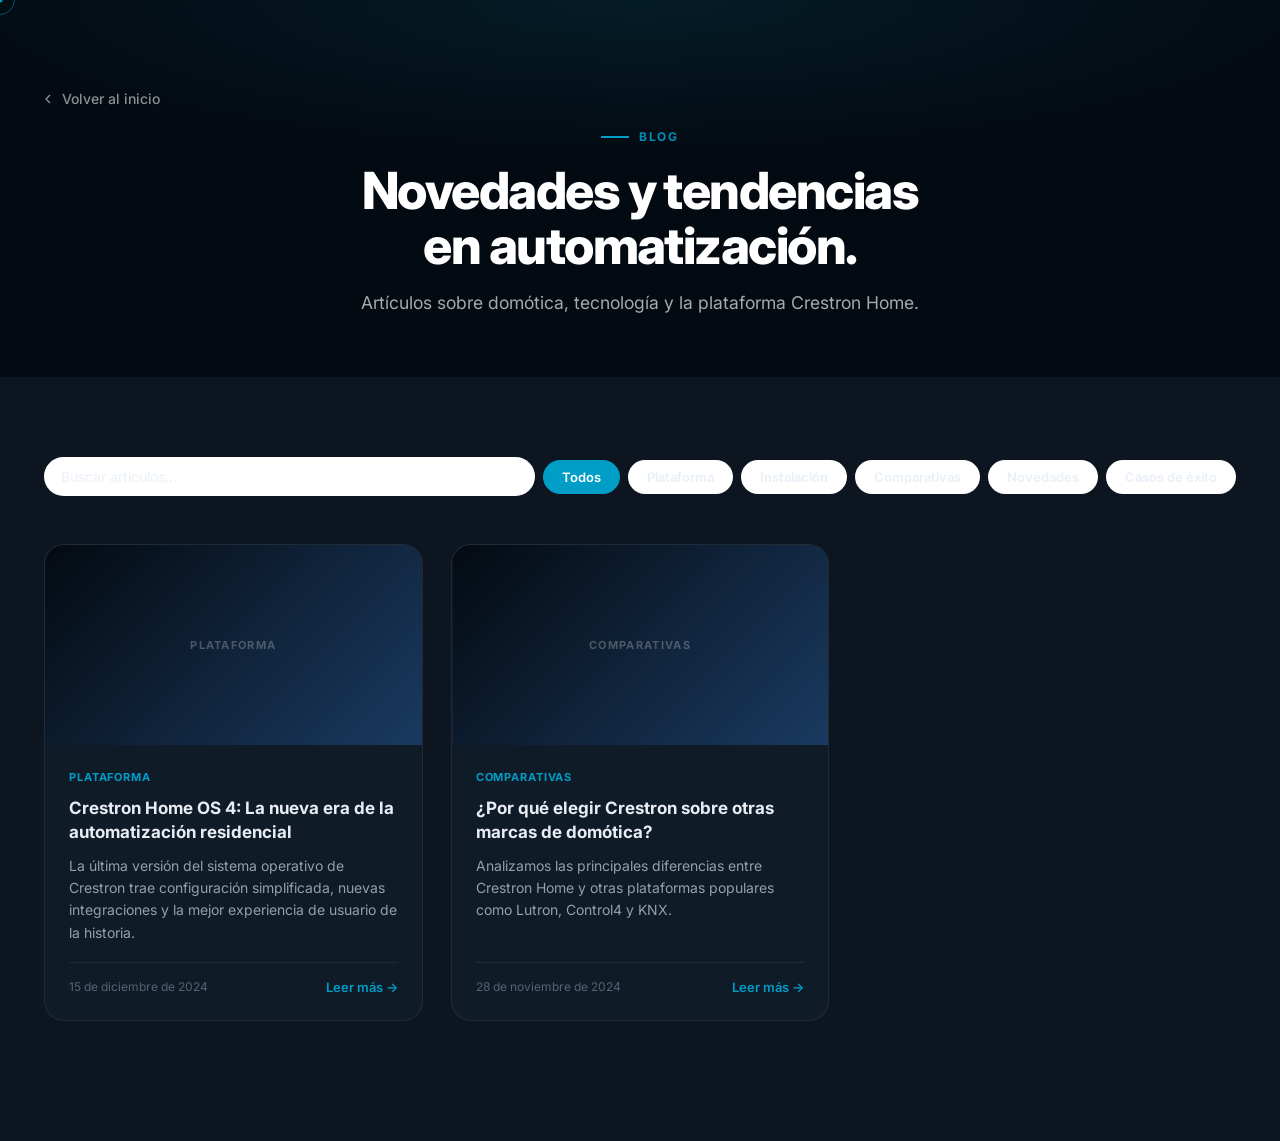
<file: blog.html>
<!DOCTYPE html>
<html lang="es">
<head>
  <meta charset="UTF-8">
  <meta name="viewport" content="width=device-width, initial-scale=1.0">
  <title>Blog | Crestron Home Argentina</title>
  <link rel="preconnect" href="https://fonts.googleapis.com">
  <link href="https://fonts.googleapis.com/css2?family=Inter:wght@300;400;500;600;700;800&display=swap" rel="stylesheet">
  <link rel="stylesheet" href="styles.css">
  <link rel="stylesheet" href="admin.css">
  <link rel="stylesheet" href="annotations.css">
  <style>
    .blog-page-hero {
      background: var(--hero-bg);
      padding: 120px 0 60px;
      text-align: center;
      position: relative;
      overflow: hidden;
    }
    .blog-page-hero::before {
      content: '';
      position: absolute; inset: 0;
      background: radial-gradient(ellipse 80% 60% at 50% 0%, rgba(0,157,199,0.12) 0%, transparent 70%);
    }
    .blog-page-hero h1 { font-size: clamp(2rem,5vw,3.2rem); font-weight: 800; color: #fff; margin-bottom: 16px; position: relative; }
    .blog-page-hero p { font-size: 1.1rem; color: rgba(255,255,255,0.65); position: relative; }
    .blog-page-hero .blog-back { position: absolute; top: 88px; left: 40px; color: rgba(255,255,255,0.55); font-size: 14px; font-weight: 500; display: flex; align-items: center; gap: 6px; transition: color .2s; }
    .blog-page-hero .blog-back:hover { color: #fff; }

    .blog-page-body { padding: 80px 0 120px; background: var(--bg-light); }

    .blog-filter-bar {
      display: flex;
      gap: 8px;
      flex-wrap: wrap;
      margin-bottom: 48px;
      align-items: center;
    }
    .blog-filter-bar input[type="search"] {
      flex: 1;
      min-width: 200px;
      padding: 10px 16px;
      border: 1.5px solid var(--border-med);
      border-radius: 100px;
      font-size: 14px;
      font-family: var(--font);
      background: #fff;
    }
    .blog-filter-bar input:focus { border-color: var(--accent); outline: none; }
    .blog-cat-btn {
      padding: 8px 18px;
      border-radius: 100px;
      border: 1.5px solid var(--border-med);
      background: #fff;
      font-size: 13px;
      font-weight: 600;
      cursor: pointer;
      font-family: var(--font);
      color: var(--text-medium);
      transition: all .2s;
    }
    .blog-cat-btn.active { background: var(--accent); color: #fff; border-color: var(--accent); }

    .blog-full-grid {
      display: grid;
      grid-template-columns: repeat(auto-fill, minmax(300px, 1fr));
      gap: 28px;
    }
    .blog-empty { text-align: center; padding: 80px 0; color: var(--text-light); font-size: 15px; grid-column: 1/-1; }

    /* Article Reader overlay */
    .article-reader-overlay {
      position: fixed; inset: 0;
      background: rgba(7,21,37,0.92);
      backdrop-filter: blur(12px);
      z-index: 90000;
      display: none;
      overflow-y: auto;
      padding: 40px 20px;
    }
    .article-reader-inner {
      background: #fff;
      border-radius: 20px;
      max-width: 760px;
      margin: 0 auto;
      overflow: hidden;
    }
    .article-reader-header-img {
      height: 320px;
      background: linear-gradient(135deg, var(--hero-bg), #1a4060);
      background-size: cover;
      background-position: center;
    }
    .article-reader-body { padding: 40px 48px 56px; }
    .article-reader-body .article-cat { font-size: 12px; font-weight: 700; color: var(--accent); text-transform: uppercase; letter-spacing: .08em; }
    .article-reader-body h1 { font-size: clamp(1.5rem,3vw,2.2rem); font-weight: 800; color: var(--text-dark); margin: 14px 0 8px; line-height: 1.3; }
    .article-reader-body .article-date { font-size: 13px; color: var(--text-light); margin-bottom: 28px; display: block; }
    .article-reader-body .article-content { font-size: 16px; line-height: 1.85; color: var(--text-medium); white-space: pre-line; }
    .article-reader-body .article-content img { max-width: 100%; border-radius: 10px; margin: 16px 0; }
    .article-close-btn {
      position: fixed;
      top: 20px; right: 20px;
      width: 44px; height: 44px;
      background: rgba(255,255,255,0.15);
      backdrop-filter: blur(6px);
      border: 1.5px solid rgba(255,255,255,0.25);
      border-radius: 50%;
      cursor: pointer;
      color: #fff;
      font-size: 20px;
      display: flex; align-items: center; justify-content: center;
      z-index: 2;
    }
    @media (max-width: 768px) {
      .blog-page-hero .blog-back { top: 24px; left: 20px; }
      .blog-full-grid { grid-template-columns: 1fr; }
      .article-reader-body { padding: 24px 24px 40px; }
    }
  </style>
</head>
<body>
  <div class="cursor-dot" id="cursorDot"></div>
  <div class="cursor-outline" id="cursorOutline"></div>

  <!-- ===== HERO ===== -->
  <div class="blog-page-hero">
    <a href="index.html" class="blog-back">
      <svg viewBox="0 0 24 24" fill="none" stroke="currentColor" stroke-width="2" width="16" height="16"><polyline points="15 18 9 12 15 6"/></svg>
      Volver al inicio
    </a>
    <div class="container">
      <div class="section-label" style="color:rgba(0,157,199,0.9);margin-bottom:16px;">Blog</div>
      <h1>Novedades y tendencias<br>en automatización.</h1>
      <p>Artículos sobre domótica, tecnología y la plataforma Crestron Home.</p>
    </div>
  </div>

  <!-- ===== CONTENT ===== -->
  <div class="blog-page-body">
    <div class="container">
      <div class="blog-filter-bar">
        <input type="search" id="blogSearch" placeholder="Buscar artículos...">
        <button class="blog-cat-btn active" data-cat="all">Todos</button>
        <button class="blog-cat-btn" data-cat="Plataforma">Plataforma</button>
        <button class="blog-cat-btn" data-cat="Instalación">Instalación</button>
        <button class="blog-cat-btn" data-cat="Comparativas">Comparativas</button>
        <button class="blog-cat-btn" data-cat="Novedades">Novedades</button>
        <button class="blog-cat-btn" data-cat="Casos de éxito">Casos de éxito</button>
      </div>
      <div class="blog-full-grid" id="blogFullGrid"></div>
    </div>
  </div>

  <!-- Article Reader -->
  <div class="article-reader-overlay" id="articleReaderOverlay">
    <button class="article-close-btn" id="articleCloseBtn">✕</button>
    <div class="article-reader-inner" id="articleReaderInner"></div>
  </div>

  <script src="config.js"></script>
  <script src="script.js"></script>
  <script src="admin.js"></script>
  <script src="annotations.js"></script>
  <script src="blog.js"></script>
</body>
</html>
</file>
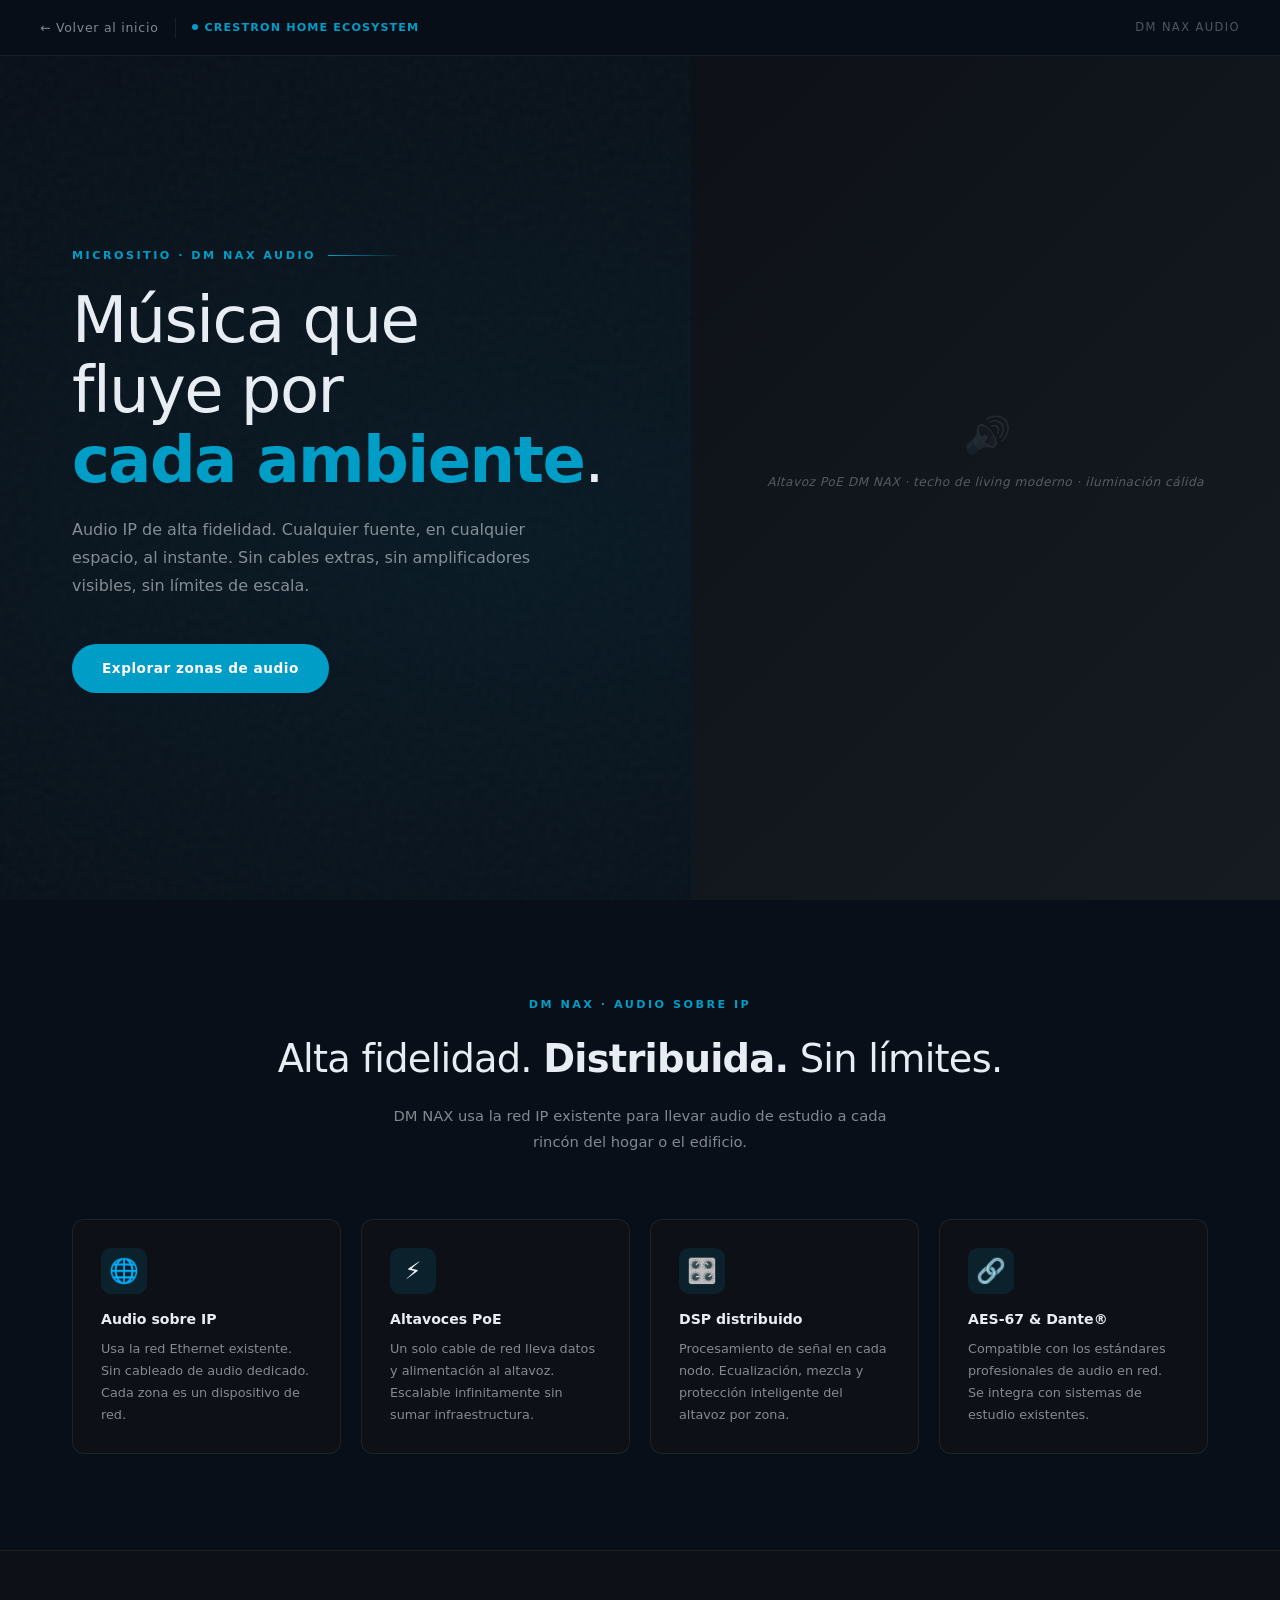
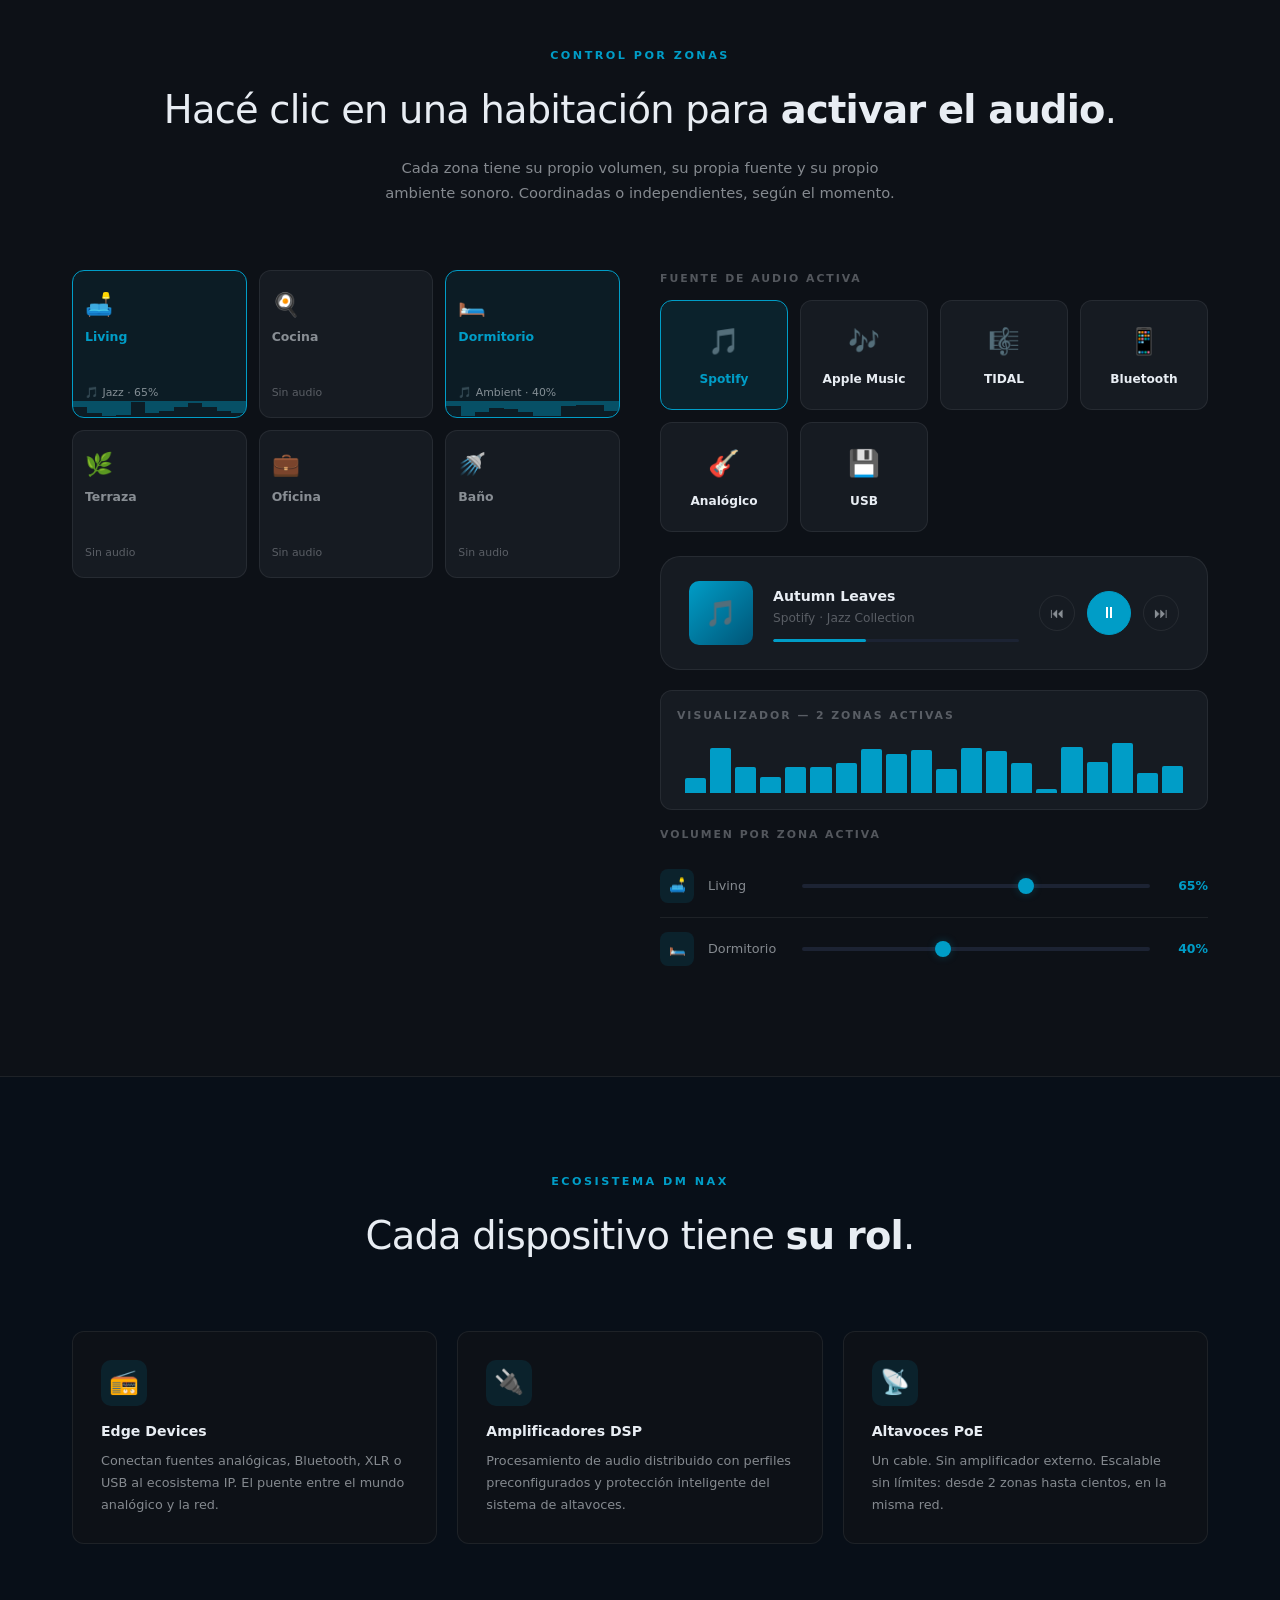
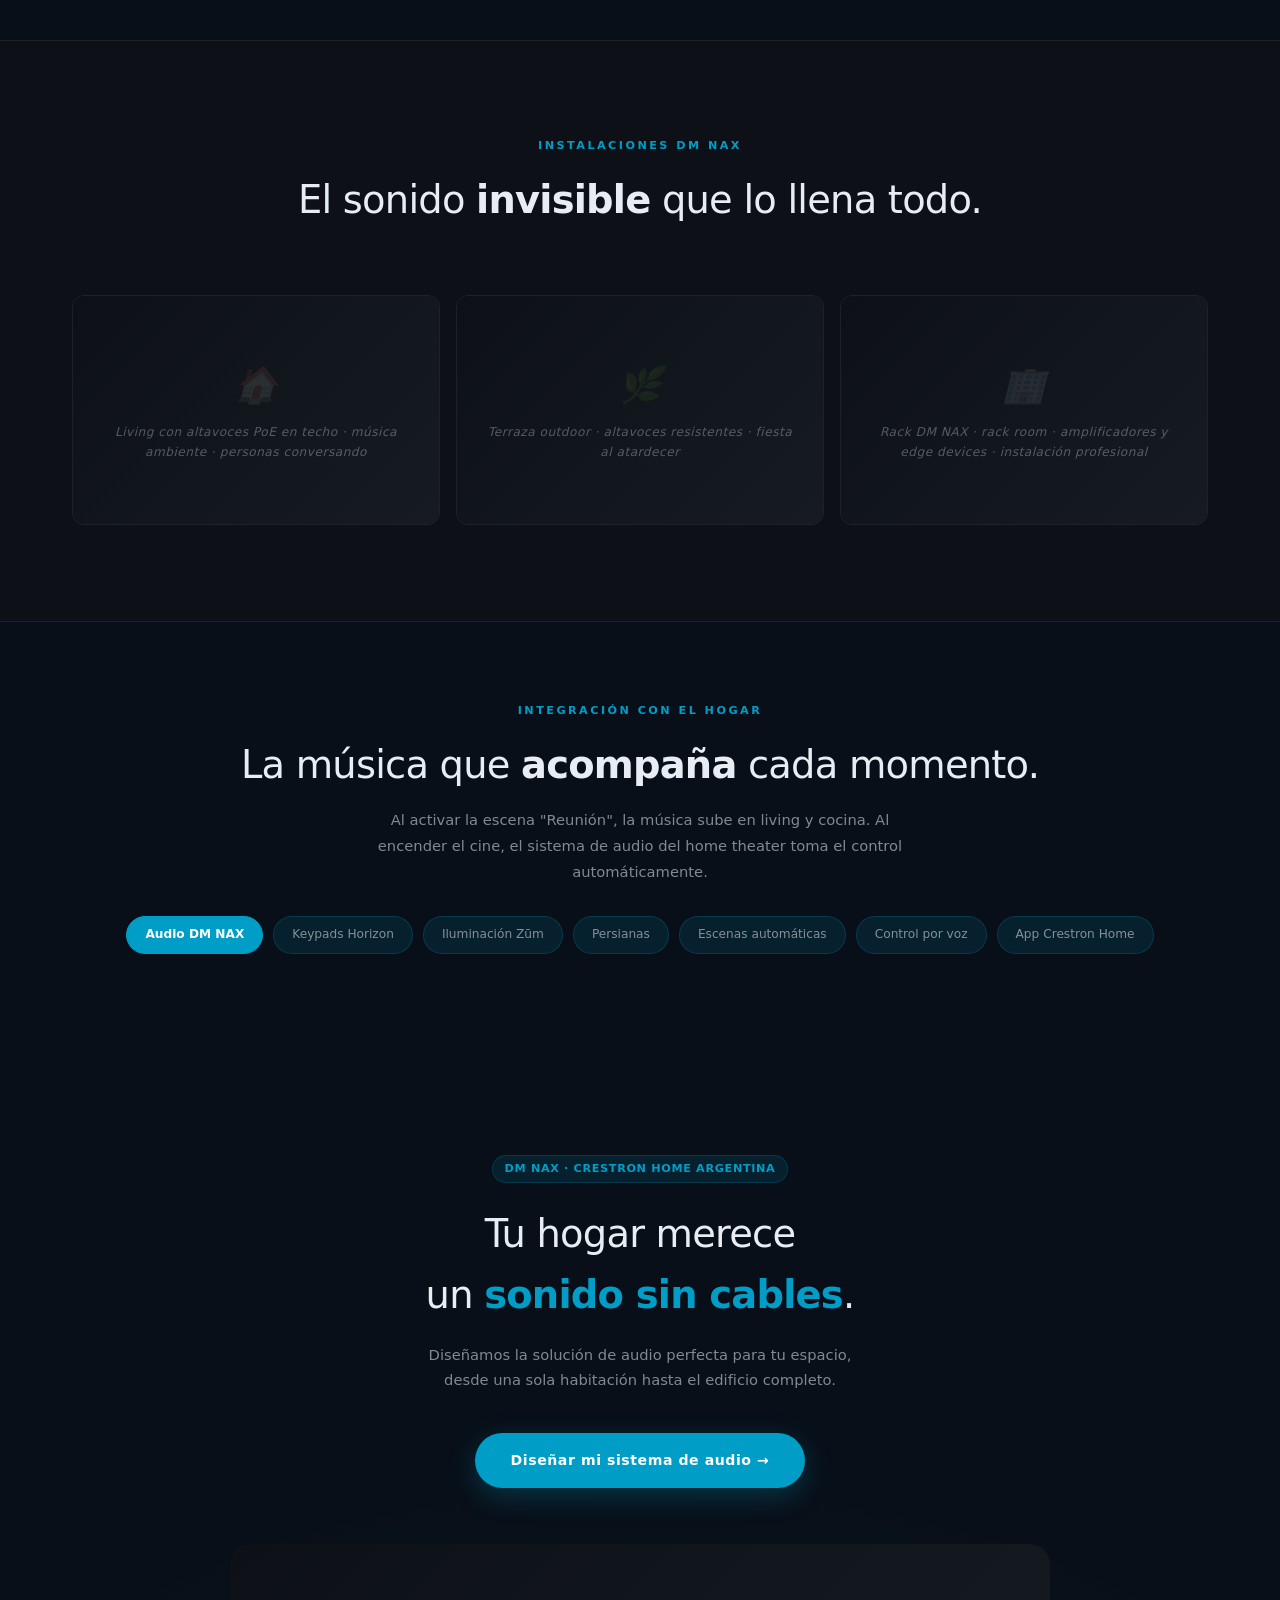
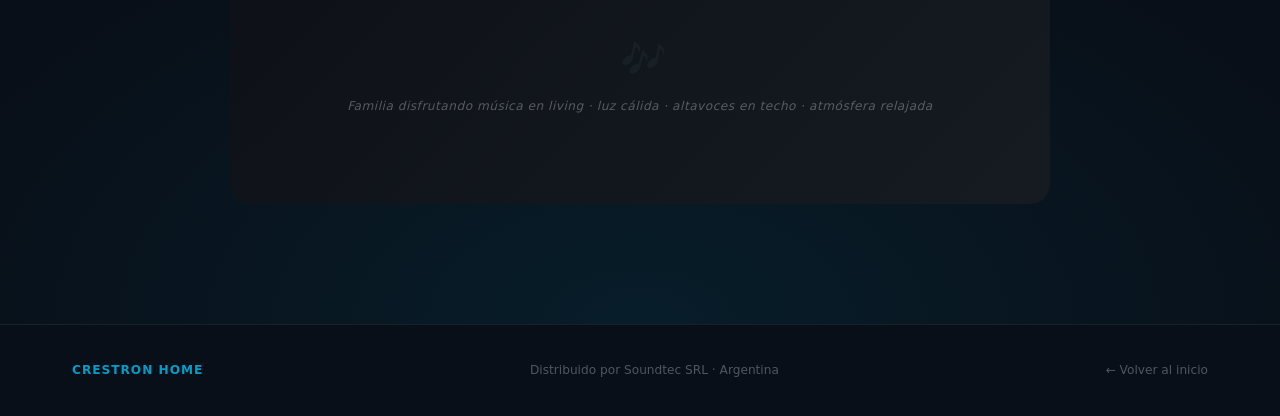
<file: microsite-audio.html>
<!DOCTYPE html>
<html lang="es">
<head>
<meta charset="UTF-8">
<meta name="viewport" content="width=device-width,initial-scale=1.0">
<title>Crestron Home — DM NAX Audio</title>
<link rel="stylesheet" href="microsite.css">
<style>
/* ── EQ Bars ── */
.eq-wrap { display:flex; gap:4px; align-items:flex-end; height:60px; padding:0 8px; }
.eq-bar { flex:1; border-radius:2px 2px 0 0; background:var(--ms-accent); min-height:4px; transition:height .1s; }

/* ── Floor Plan ── */
.floor-plan {
  display:grid;
  grid-template-columns:repeat(3,1fr);
  grid-template-rows:repeat(2,1fr);
  gap:12px; aspect-ratio:16/9;
}
.fp-room {
  background:var(--ms-surface2); border:1px solid var(--ms-border);
  border-radius:var(--ms-radius); padding:16px 12px;
  cursor:pointer; transition:all .22s; position:relative; overflow:hidden;
  display:flex; flex-direction:column; justify-content:space-between;
}
.fp-room.on { border-color:var(--ms-accent); background:rgba(0,157,199,.08); }
.fp-room-name { font-size:.78rem; font-weight:600; color:var(--ms-text2); }
.fp-room.on .fp-room-name { color:var(--ms-accent); }
.fp-room-icon { font-size:1.4rem; margin-bottom:4px; }
.fp-room-vol { font-size:.68rem; color:var(--ms-text3); }
.fp-room.on .fp-room-vol { color:var(--ms-text2); }
.fp-room-eq { position:absolute; bottom:0; left:0; right:0; height:16px; }
.fp-eq-bar { width:8.33%; height:100%; float:left; background:var(--ms-accent); opacity:.4; }

/* ── Source Selector ── */
.source-grid { display:grid; grid-template-columns:repeat(auto-fit,minmax(110px,1fr)); gap:12px; }
.source-card {
  background:var(--ms-surface2); border:1px solid var(--ms-border);
  border-radius:var(--ms-radius); padding:20px 12px;
  text-align:center; cursor:pointer; transition:all .22s;
}
.source-card.active { border-color:var(--ms-accent); background:var(--ms-accent-dim); }
.source-card:hover { border-color:var(--ms-border2); }
.source-ico { font-size:1.6rem; margin-bottom:8px; }
.source-name { font-size:.76rem; font-weight:600; color:var(--ms-text); }
.source-card.active .source-name { color:var(--ms-accent); }

/* ── Now Playing ── */
.now-playing {
  background:var(--ms-surface2); border:1px solid var(--ms-border);
  border-radius:var(--ms-radius-lg); padding:24px 28px;
  display:flex; align-items:center; gap:20px;
}
.np-cover {
  width:64px; height:64px; border-radius:10px;
  background:linear-gradient(135deg,var(--ms-accent),#005577);
  flex-shrink:0; display:flex; align-items:center; justify-content:center;
  font-size:1.6rem;
}
.np-info { flex:1; min-width:0; }
.np-track { font-size:.88rem; font-weight:600; color:var(--ms-text); white-space:nowrap; overflow:hidden; text-overflow:ellipsis; }
.np-artist { font-size:.76rem; color:var(--ms-text3); margin-top:2px; }
.np-progress { margin-top:10px; height:3px; background:var(--ms-surface3); border-radius:2px; overflow:hidden; }
.np-bar { height:100%; background:var(--ms-accent); width:38%; border-radius:2px; animation:np-progress 30s linear infinite; }
@keyframes np-progress { from{width:5%} to{width:100%} }

.np-controls { display:flex; gap:12px; align-items:center; }
.np-btn {
  width:36px; height:36px; border-radius:50%; border:1px solid var(--ms-border);
  background:transparent; color:var(--ms-text2);
  cursor:pointer; transition:all .22s; display:flex; align-items:center; justify-content:center;
  font-size:.9rem;
}
.np-btn.play { width:44px; height:44px; background:var(--ms-accent); border-color:var(--ms-accent); color:#fff; font-size:1rem; }
.np-btn:hover { border-color:var(--ms-accent); color:var(--ms-accent); }
</style>
  <link rel="stylesheet" href="admin.css">
  <link rel="stylesheet" href="annotations.css">
</head>
<body class="ms-body">

<nav class="ms-nav">
  <a class="ms-nav-back" href="index.html">← Volver al inicio</a>
  <div class="ms-nav-sep"></div>
  <div class="ms-nav-badge">Crestron Home Ecosystem</div>
  <span class="ms-nav-cat">DM NAX Audio</span>
</nav>

<!-- HERO -->
<section class="ms-hero" style="background:radial-gradient(ellipse 70% 60% at 40% 60%,rgba(0,157,199,.07),transparent),linear-gradient(160deg,#080f18 50%,#080e18);">
  <div class="ms-hero-noise"></div>
  <div class="ms-hero-content">
    <div class="ms-hero-label">Micrositio · DM NAX Audio</div>
    <h1 class="ms-hero-title">Música que<br>fluye por<br><strong>cada ambiente</strong>.</h1>
    <p class="ms-hero-sub">Audio IP de alta fidelidad. Cualquier fuente, en cualquier espacio, al instante. Sin cables extras, sin amplificadores visibles, sin límites de escala.</p>
    <a href="#zonas" class="ms-hero-cta">Explorar zonas de audio</a>
  </div>
  <div class="ms-hero-visual">
    <div class="ms-hero-visual-content">
      <!-- imagen: altavoz PoE montado en techo de living moderno, planta verde visible, luz cálida -->
      <div class="ms-img-ph">
        <div class="ms-img-ph-icon">🔊</div>
        <span>Altavoz PoE DM NAX · techo de living moderno · iluminación cálida</span>
      </div>
    </div>
  </div>
</section>

<!-- BENEFITS -->
<section class="ms-section ms-reveal">
  <div class="ms-sh">
    <div class="ms-sh-label">DM NAX · Audio sobre IP</div>
    <h2 class="ms-sh-title">Alta fidelidad. <strong>Distribuida.</strong> Sin límites.</h2>
    <p class="ms-sh-sub">DM NAX usa la red IP existente para llevar audio de estudio a cada rincón del hogar o el edificio.</p>
  </div>
  <div class="ms-grid-4">
    <div class="ms-card ms-reveal">
      <div class="ms-card-icon">🌐</div>
      <div class="ms-card-title">Audio sobre IP</div>
      <div class="ms-card-text">Usa la red Ethernet existente. Sin cableado de audio dedicado. Cada zona es un dispositivo de red.</div>
    </div>
    <div class="ms-card ms-reveal">
      <div class="ms-card-icon">⚡</div>
      <div class="ms-card-title">Altavoces PoE</div>
      <div class="ms-card-text">Un solo cable de red lleva datos y alimentación al altavoz. Escalable infinitamente sin sumar infraestructura.</div>
    </div>
    <div class="ms-card ms-reveal">
      <div class="ms-card-icon">🎛️</div>
      <div class="ms-card-title">DSP distribuido</div>
      <div class="ms-card-text">Procesamiento de señal en cada nodo. Ecualización, mezcla y protección inteligente del altavoz por zona.</div>
    </div>
    <div class="ms-card ms-reveal">
      <div class="ms-card-icon">🔗</div>
      <div class="ms-card-title">AES-67 &amp; Dante®</div>
      <div class="ms-card-text">Compatible con los estándares profesionales de audio en red. Se integra con sistemas de estudio existentes.</div>
    </div>
  </div>
</section>

<!-- ZONE MAP + NOW PLAYING -->
<div class="ms-section-dark">
<section class="ms-section" id="zonas">
  <div class="ms-sh ms-reveal">
    <div class="ms-sh-label">Control por zonas</div>
    <h2 class="ms-sh-title">Hacé clic en una habitación para <strong>activar el audio</strong>.</h2>
    <p class="ms-sh-sub">Cada zona tiene su propio volumen, su propia fuente y su propio ambiente sonoro. Coordinadas o independientes, según el momento.</p>
  </div>

  <div class="ms-grid-2" style="align-items:start; gap:40px;">
    <div>
      <div class="floor-plan ms-reveal" id="floor-plan">
        <div class="fp-room on" data-room="living" onclick="toggleRoom(this)">
          <div><div class="fp-room-icon">🛋️</div><div class="fp-room-name">Living</div></div>
          <div class="fp-room-vol" id="vol-living">🎵 Jazz · 65%</div>
          <div class="fp-room-eq" id="eq-living"></div>
        </div>
        <div class="fp-room" data-room="cocina" onclick="toggleRoom(this)">
          <div><div class="fp-room-icon">🍳</div><div class="fp-room-name">Cocina</div></div>
          <div class="fp-room-vol" id="vol-cocina">Sin audio</div>
        </div>
        <div class="fp-room on" data-room="dormitorio" onclick="toggleRoom(this)">
          <div><div class="fp-room-icon">🛏️</div><div class="fp-room-name">Dormitorio</div></div>
          <div class="fp-room-vol" id="vol-dormitorio">🎵 Ambient · 40%</div>
          <div class="fp-room-eq" id="eq-dormitorio"></div>
        </div>
        <div class="fp-room" data-room="terraza" onclick="toggleRoom(this)">
          <div><div class="fp-room-icon">🌿</div><div class="fp-room-name">Terraza</div></div>
          <div class="fp-room-vol" id="vol-terraza">Sin audio</div>
        </div>
        <div class="fp-room" data-room="oficina" onclick="toggleRoom(this)">
          <div><div class="fp-room-icon">💼</div><div class="fp-room-name">Oficina</div></div>
          <div class="fp-room-vol" id="vol-oficina">Sin audio</div>
        </div>
        <div class="fp-room" data-room="bano" onclick="toggleRoom(this)">
          <div><div class="fp-room-icon">🚿</div><div class="fp-room-name">Baño</div></div>
          <div class="fp-room-vol" id="vol-bano">Sin audio</div>
        </div>
      </div>
    </div>

    <div class="ms-reveal">
      <!-- Source selector -->
      <div class="ms-config-label" style="margin-bottom:12px;">Fuente de audio activa</div>
      <div class="source-grid" id="source-grid">
        <div class="source-card active" onclick="setSource(this,'Spotify','🎵','Pop & Jazz')">
          <div class="source-ico">🎵</div><div class="source-name">Spotify</div>
        </div>
        <div class="source-card" onclick="setSource(this,'Apple Music','🎶','Playlist')">
          <div class="source-ico">🎶</div><div class="source-name">Apple Music</div>
        </div>
        <div class="source-card" onclick="setSource(this,'TIDAL','🎼','Hi-Fi')">
          <div class="source-ico">🎼</div><div class="source-name">TIDAL</div>
        </div>
        <div class="source-card" onclick="setSource(this,'Bluetooth','📱','Dispositivo')">
          <div class="source-ico">📱</div><div class="source-name">Bluetooth</div>
        </div>
        <div class="source-card" onclick="setSource(this,'Analógico','🎸','Entrada XLR')">
          <div class="source-ico">🎸</div><div class="source-name">Analógico</div>
        </div>
        <div class="source-card" onclick="setSource(this,'USB','💾','Archivo local')">
          <div class="source-ico">💾</div><div class="source-name">USB</div>
        </div>
      </div>

      <!-- Now playing -->
      <div class="now-playing ms-reveal" style="margin-top:24px;" id="now-playing">
        <div class="np-cover" id="np-cover">🎵</div>
        <div class="np-info">
          <div class="np-track" id="np-track">Autumn Leaves</div>
          <div class="np-artist" id="np-artist">Spotify · Jazz Collection</div>
          <div class="np-progress"><div class="np-bar" id="np-bar"></div></div>
        </div>
        <div class="np-controls">
          <button class="np-btn">⏮</button>
          <button class="np-btn play" id="play-btn" onclick="togglePlay(this)">⏸</button>
          <button class="np-btn">⏭</button>
        </div>
      </div>

      <!-- EQ Visualization -->
      <div style="margin-top:20px; background:var(--ms-surface2); border:1px solid var(--ms-border); border-radius:var(--ms-radius); padding:16px;">
        <div class="ms-config-label" style="margin-bottom:8px;">Visualizador — <span id="active-zones-count">2</span> zonas activas</div>
        <div class="eq-wrap" id="main-eq"></div>
      </div>

      <!-- Zone volume control -->
      <div style="margin-top:16px;">
        <div class="ms-config-label" style="margin-bottom:12px;">Volumen por zona activa</div>
        <div id="zone-volumes"></div>
      </div>
    </div>
  </div>
</section>
</div>

<!-- DEVICES -->
<section class="ms-section ms-reveal">
  <div class="ms-sh">
    <div class="ms-sh-label">Ecosistema DM NAX</div>
    <h2 class="ms-sh-title">Cada dispositivo tiene <strong>su rol</strong>.</h2>
  </div>
  <div class="ms-grid-3" style="gap:20px;">
    <div class="ms-card ms-reveal">
      <div class="ms-card-icon">📻</div>
      <div class="ms-card-title">Edge Devices</div>
      <div class="ms-card-text">Conectan fuentes analógicas, Bluetooth, XLR o USB al ecosistema IP. El puente entre el mundo analógico y la red.</div>
    </div>
    <div class="ms-card ms-reveal">
      <div class="ms-card-icon">🔌</div>
      <div class="ms-card-title">Amplificadores DSP</div>
      <div class="ms-card-text">Procesamiento de audio distribuido con perfiles preconfigurados y protección inteligente del sistema de altavoces.</div>
    </div>
    <div class="ms-card ms-reveal">
      <div class="ms-card-icon">📡</div>
      <div class="ms-card-title">Altavoces PoE</div>
      <div class="ms-card-text">Un cable. Sin amplificador externo. Escalable sin límites: desde 2 zonas hasta cientos, en la misma red.</div>
    </div>
  </div>
</section>

<!-- GALLERY -->
<div class="ms-section-dark">
<section class="ms-section ms-reveal">
  <div class="ms-sh">
    <div class="ms-sh-label">Instalaciones DM NAX</div>
    <h2 class="ms-sh-title">El sonido <strong>invisible</strong> que lo llena todo.</h2>
  </div>
  <div class="ms-grid-3" style="gap:16px;">
    <div class="ms-img-ph-ratio ms-reveal">
      <div class="ms-img-ph"><div class="ms-img-ph-icon">🏠</div><span>Living con altavoces PoE en techo · música ambiente · personas conversando</span></div>
    </div>
    <div class="ms-img-ph-ratio ms-reveal">
      <div class="ms-img-ph"><div class="ms-img-ph-icon">🌿</div><span>Terraza outdoor · altavoces resistentes · fiesta al atardecer</span></div>
    </div>
    <div class="ms-img-ph-ratio ms-reveal">
      <div class="ms-img-ph"><div class="ms-img-ph-icon">🏢</div><span>Rack DM NAX · rack room · amplificadores y edge devices · instalación profesional</span></div>
    </div>
  </div>
</section>
</div>

<!-- ECOSYSTEM -->
<div class="ms-ecosystem ms-reveal">
  <div class="ms-sh-label">Integración con el hogar</div>
  <h2 class="ms-sh-title" style="margin-bottom:12px;">La música que <strong>acompaña</strong> cada momento.</h2>
  <p class="ms-sh-sub">Al activar la escena "Reunión", la música sube en living y cocina. Al encender el cine, el sistema de audio del home theater toma el control automáticamente.</p>
  <div class="ms-eco-chips">
    <span class="ms-chip current">Audio DM NAX</span>
    <span class="ms-chip">Keypads Horizon</span>
    <span class="ms-chip">Iluminación Zūm</span>
    <span class="ms-chip">Persianas</span>
    <span class="ms-chip">Escenas automáticas</span>
    <span class="ms-chip">Control por voz</span>
    <span class="ms-chip">App Crestron Home</span>
  </div>
</div>

<!-- CTA -->
<section class="ms-cta ms-reveal">
  <div class="ms-cta-inner">
    <div class="ms-tag" style="margin:0 auto 20px;">DM NAX · Crestron Home Argentina</div>
    <h2 class="ms-cta-title">Tu hogar merece<br>un <strong>sonido sin cables</strong>.</h2>
    <p class="ms-cta-sub">Diseñamos la solución de audio perfecta para tu espacio, desde una sola habitación hasta el edificio completo.</p>
    <a href="index.html#contacto" class="ms-cta-btn">Diseñar mi sistema de audio →</a>
    <div class="ms-cta-img-wrap">
      <!-- imagen aspiracional: familia en living escuchando música, altavoces en techo, ambiente cálido -->
      <div class="ms-img-ph" style="height:260px;border-radius:var(--ms-radius-lg);">
        <div class="ms-img-ph-icon">🎶</div>
        <span>Familia disfrutando música en living · luz cálida · altavoces en techo · atmósfera relajada</span>
      </div>
    </div>
  </div>
</section>

<footer class="ms-footer">
  <span class="ms-footer-brand">CRESTRON HOME</span>
  <span>Distribuido por Soundtec SRL · Argentina</span>
  <a href="index.html" style="color:var(--ms-text3);text-decoration:none;">← Volver al inicio</a>
</footer>

<script>
/* ── EQ Bars ── */
let eqInterval = null;
let playing = true;

function renderEQ(containerId, bands) {
  const el = document.getElementById(containerId);
  if(!el) return;
  el.innerHTML = '';
  for(let i=0;i<bands;i++) {
    const bar = document.createElement('div');
    bar.className = 'eq-bar';
    bar.style.height = (Math.random()*70+10)+'%';
    el.appendChild(bar);
  }
}

function animateEQ() {
  if(!playing) return;
  const mainEq = document.getElementById('main-eq');
  if(!mainEq) return;
  mainEq.querySelectorAll('.eq-bar').forEach(bar => {
    bar.style.height = (Math.random()*80+5)+'%';
  });
  // animate room EQs
  document.querySelectorAll('.fp-room.on').forEach(room => {
    const eqEl = room.querySelector('.fp-room-eq');
    if(eqEl) {
      let html = '';
      for(let i=0;i<12;i++) html += `<div class="fp-eq-bar" style="height:${Math.random()*100}%;"></div>`;
      eqEl.innerHTML = html;
    }
  });
}

function togglePlay(btn) {
  playing = !playing;
  btn.textContent = playing ? '⏸' : '▶';
  if(!playing) {
    document.querySelectorAll('.eq-bar').forEach(b => b.style.height='4%');
    document.querySelectorAll('.fp-eq-bar').forEach(b => b.style.height='0%');
  }
}

/* ── Room Toggle ── */
const roomData = {
  living:     { label:'🎵 Jazz · 65%',    vol:65 },
  cocina:     { label:'🎵 Jazz · 55%',    vol:55 },
  dormitorio: { label:'🎵 Ambient · 40%', vol:40 },
  terraza:    { label:'🎵 Pop · 70%',     vol:70 },
  oficina:    { label:'🎵 Focus · 50%',   vol:50 },
  bano:       { label:'🎵 Radio · 45%',   vol:45 },
};

function toggleRoom(el) {
  const room = el.dataset.room;
  const on = el.classList.toggle('on');
  const volEl = document.getElementById('vol-'+room);
  if(on) {
    volEl.textContent = roomData[room].label;
    renderRoomEQ(el);
  } else {
    volEl.textContent = 'Sin audio';
    const eqEl = el.querySelector('.fp-room-eq');
    if(eqEl) eqEl.innerHTML = '';
  }
  updateActiveCount();
  renderVolumeControls();
}

function renderRoomEQ(roomEl) {
  let eqEl = roomEl.querySelector('.fp-room-eq');
  if(!eqEl) {
    eqEl = document.createElement('div');
    eqEl.className = 'fp-room-eq';
    eqEl.id = 'eq-'+roomEl.dataset.room;
    roomEl.appendChild(eqEl);
  }
}

function updateActiveCount() {
  const count = document.querySelectorAll('.fp-room.on').length;
  document.getElementById('active-zones-count').textContent = count;
}

function renderVolumeControls() {
  const wrap = document.getElementById('zone-volumes');
  const rooms = document.querySelectorAll('.fp-room.on');
  if(!rooms.length) { wrap.innerHTML = '<div style="font-size:.78rem;color:var(--ms-text3);">Ninguna zona activa. Hacé clic en una habitación.</div>'; return; }
  wrap.innerHTML = [...rooms].map(r => {
    const room = r.dataset.room;
    const d = roomData[room];
    return `<div class="ms-ctrl">
      <div class="ms-ctrl-ico">${r.querySelector('.fp-room-icon').textContent}</div>
      <div class="ms-ctrl-name" style="min-width:80px;">${r.querySelector('.fp-room-name').textContent}</div>
      <input class="ms-ctrl-range" type="range" min="0" max="100" value="${d.vol}"
        oninput="updateRoomVol('${room}',this.value)">
      <span class="ms-ctrl-val" id="v-${room}">${d.vol}%</span>
    </div>`;
  }).join('');
}

function updateRoomVol(room, val) {
  roomData[room].vol = parseInt(val);
  document.getElementById('v-'+room).textContent = val+'%';
}

/* ── Source ── */
const sourceData = {
  'Spotify':      { ico:'🎵', track:'Autumn Leaves',     artist:'Spotify · Jazz Collection' },
  'Apple Music':  { ico:'🎶', track:'Golden Hour',        artist:'Apple Music · Playlist' },
  'TIDAL':        { ico:'🎼', track:'Kind of Blue',       artist:'TIDAL HiFi · Miles Davis' },
  'Bluetooth':    { ico:'📱', track:'Mi teléfono',        artist:'Conectado por Bluetooth' },
  'Analógico':    { ico:'🎸', track:'Entrada XLR',        artist:'Señal analógica activa' },
  'USB':          { ico:'💾', track:'playlist.m3u',       artist:'Reproducción local USB' },
};

function setSource(card, name) {
  document.querySelectorAll('.source-card').forEach(c=>c.classList.remove('active'));
  card.classList.add('active');
  const d = sourceData[name];
  document.getElementById('np-cover').textContent = d.ico;
  document.getElementById('np-track').textContent = d.track;
  document.getElementById('np-artist').textContent = d.artist;
  document.getElementById('np-bar').style.animation = 'none';
  setTimeout(()=>{ document.getElementById('np-bar').style.animation=''; },10);
}

/* ── Init ── */
renderEQ('main-eq', 20);
renderVolumeControls();
eqInterval = setInterval(animateEQ, 120);

const obs = new IntersectionObserver(entries => entries.forEach(e=>{ if(e.isIntersecting) e.target.classList.add('visible'); }),{threshold:.12});
document.querySelectorAll('.ms-reveal').forEach(el=>obs.observe(el));
</script>
  <script src="config.js"></script>
  <script src="admin.js"></script>
  <script src="annotations.js"></script>
</body>
</html>
</file>
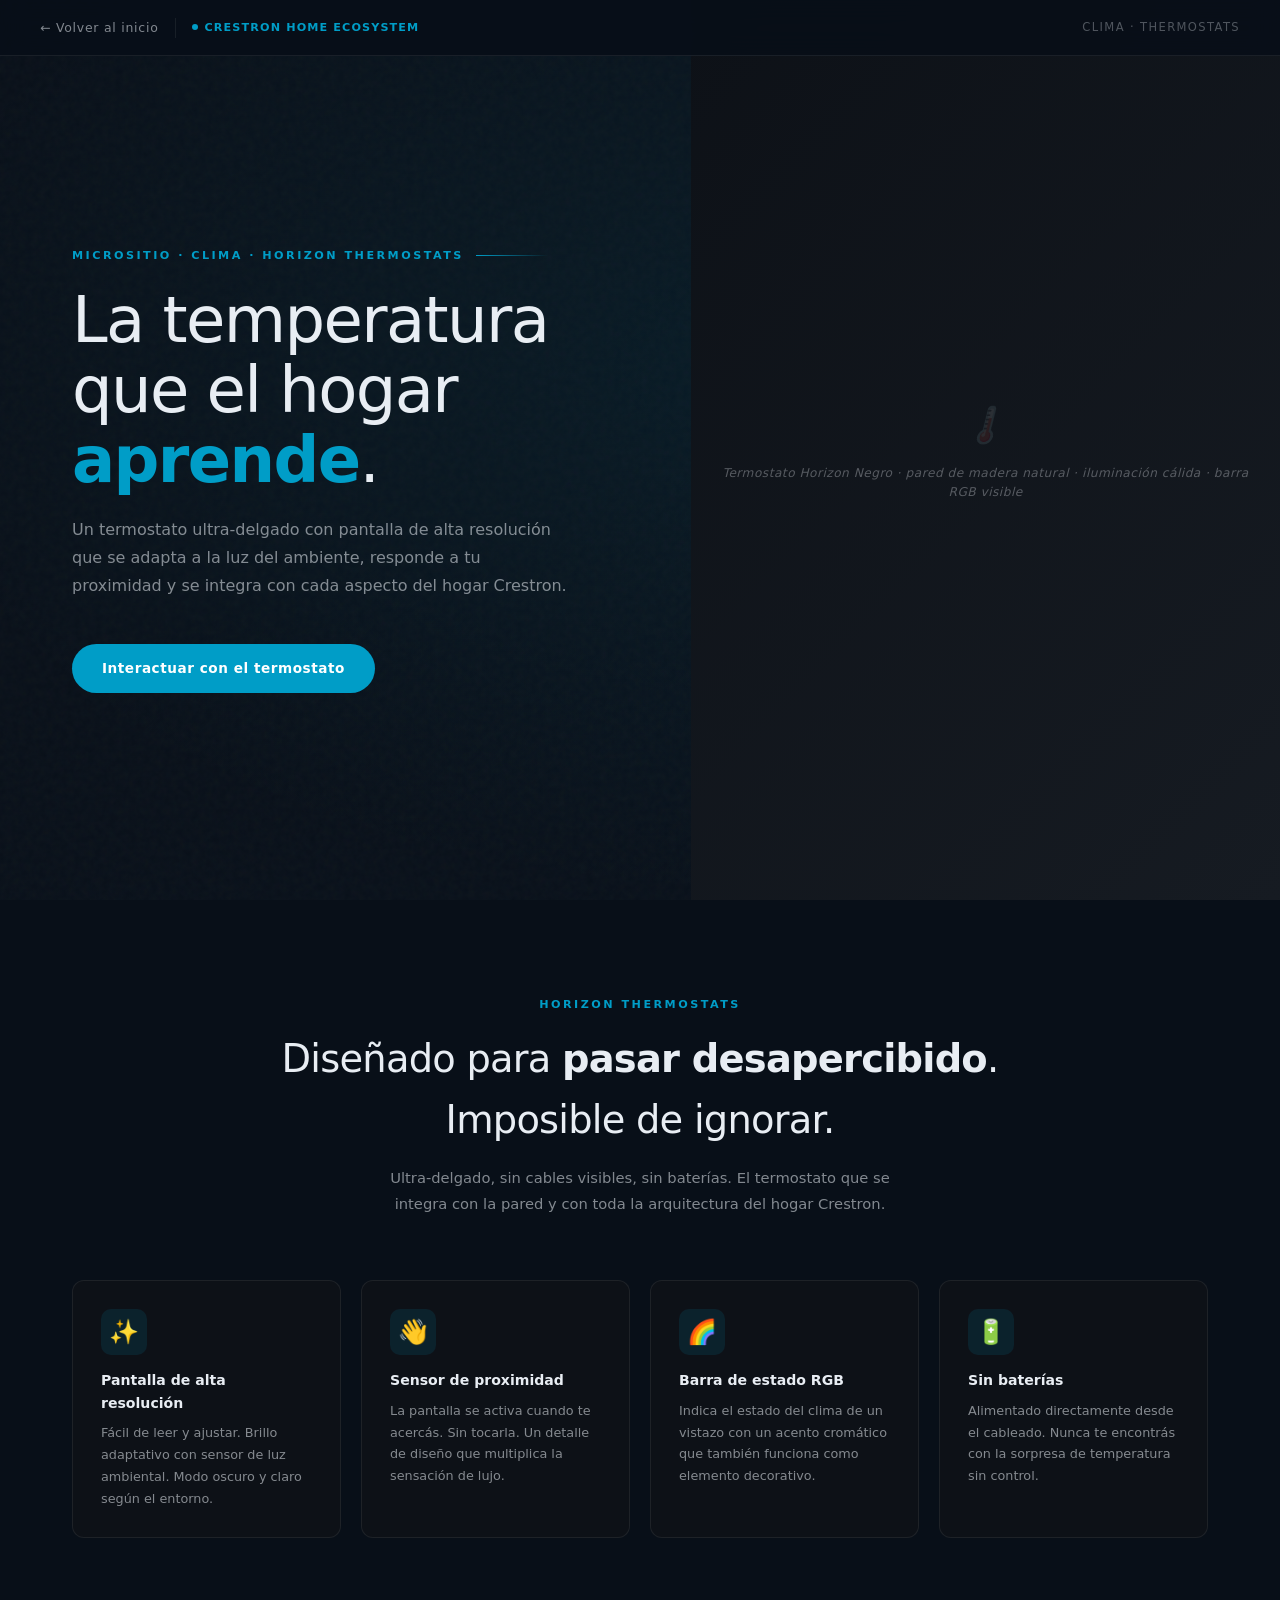
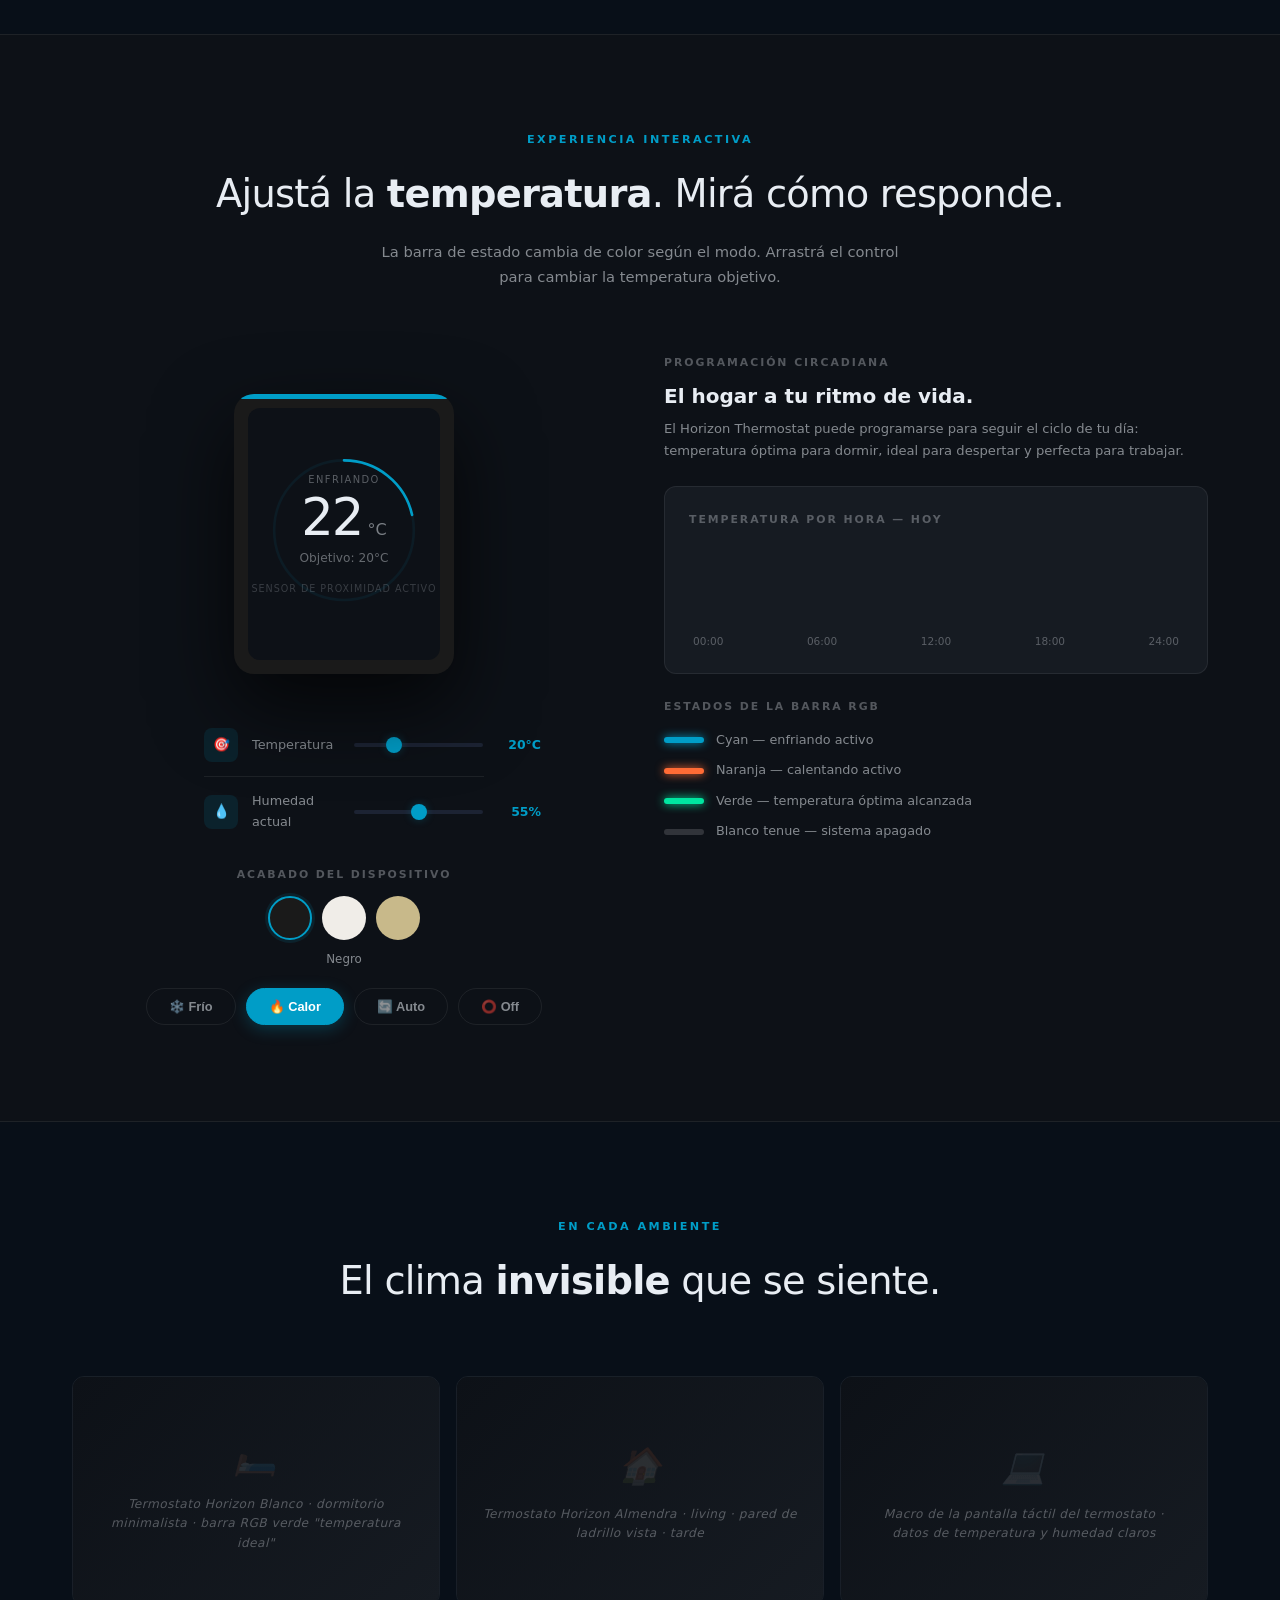
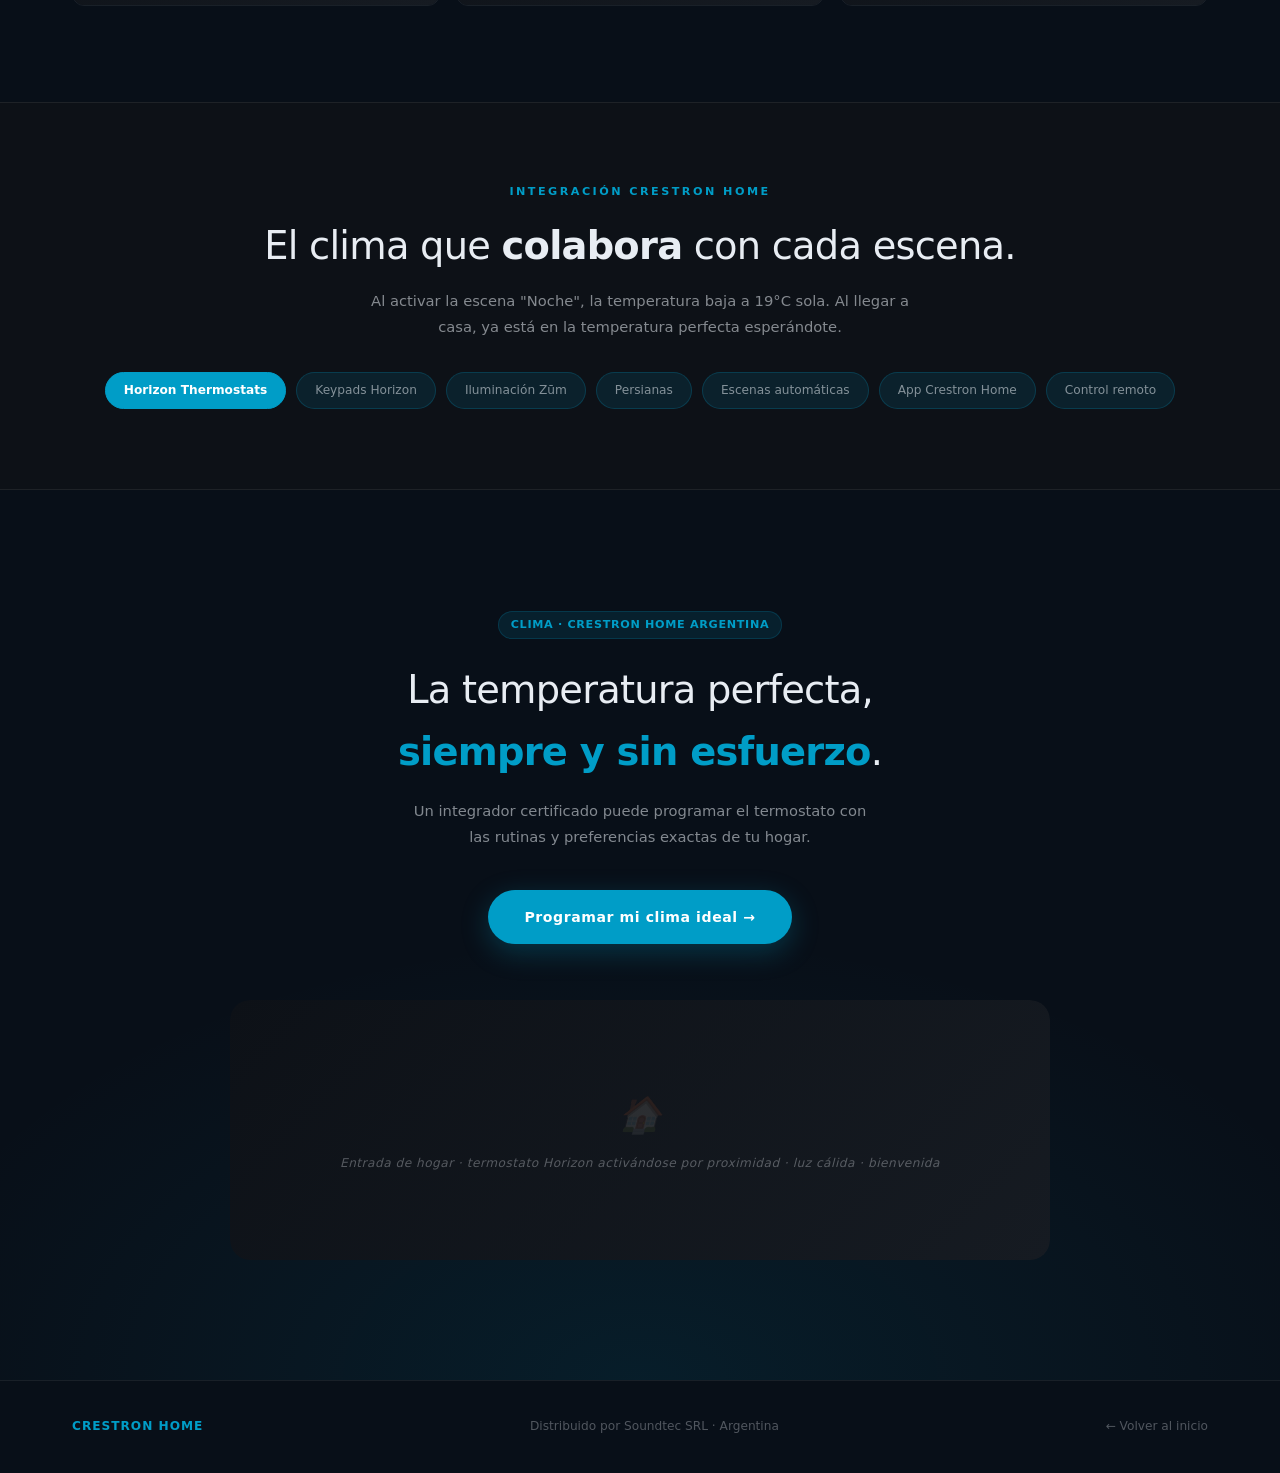
<file: microsite-clima.html>
<!DOCTYPE html>
<html lang="es">
<head>
<meta charset="UTF-8">
<meta name="viewport" content="width=device-width,initial-scale=1.0">
<title>Crestron Home — Clima · Horizon Thermostats</title>
<link rel="stylesheet" href="microsite.css">
<style>
/* ── Thermostat ── */
.thermo-wrap {
  display:flex; flex-direction:column; align-items:center; gap:24px; padding:40px;
}
.thermo-device {
  width:220px; height:280px;
  border-radius:20px; position:relative;
  display:flex; flex-direction:column; align-items:center; justify-content:center;
  box-shadow:0 32px 80px rgba(0,0,0,.7);
  transition:background .35s;
  background:#1a1a1a;
  overflow:hidden;
}
.thermo-status-bar {
  position:absolute; top:0; left:0; right:0; height:5px;
  transition:background .4s;
}
.thermo-screen {
  position:absolute; inset:14px;
  border-radius:12px; overflow:hidden;
  background:#0d1117;
  display:flex; flex-direction:column; align-items:center; justify-content:center;
  gap:4px;
}
.thermo-label-mode { font-size:.62rem; letter-spacing:.14em; text-transform:uppercase; color:rgba(232,237,243,.35); }
.thermo-temp-display {
  font-size:3.2rem; font-weight:300; color:var(--ms-text);
  line-height:1; letter-spacing:-.04em;
}
.thermo-temp-unit { font-size:1rem; color:rgba(232,237,243,.5); }
.thermo-temp-set { font-size:.76rem; color:rgba(232,237,243,.4); margin-top:2px; }
.thermo-ring-svg { position:absolute; inset:0; pointer-events:none; }
.thermo-prox { font-size:.6rem; color:rgba(232,237,243,.2); text-transform:uppercase; letter-spacing:.1em; margin-top:8px; }

/* ── Dial ── */
.thermo-dial-wrap { position:relative; width:220px; height:220px; }
.thermo-dial {
  width:100%; height:100%;
  border-radius:50%;
  background:var(--ms-surface2);
  border:1px solid var(--ms-border);
  cursor:ns-resize;
  position:relative; overflow:hidden;
  display:flex; align-items:center; justify-content:center;
}
.thermo-dial-inner { text-align:center; }
.thermo-dial-temp { font-size:2.8rem; font-weight:300; color:var(--ms-text); line-height:1; }
.thermo-dial-hint { font-size:.68rem; color:var(--ms-text3); margin-top:6px; letter-spacing:.06em; }
.thermo-dial-ring {
  position:absolute; inset:0; border-radius:50%;
  border:3px solid var(--ms-accent);
  clip-path: inset(0 0 50% 0); /* top half */
  transition:border-color .3s;
}

/* ── Circadian chart ── */
.circadian-chart {
  display:grid; grid-template-columns:repeat(24,1fr); gap:2px; height:80px; align-items:flex-end;
  padding:0 4px;
}
.circ-col { display:flex; flex-direction:column; gap:2px; align-items:center; }
.circ-bar { width:100%; border-radius:2px 2px 0 0; transition:height .4s; }
.circ-hour { font-size:.5rem; color:var(--ms-text3); }

/* ── Finish swatches for thermostat ── */
.thermo-sw-wrap { display:flex; gap:10px; margin-top:12px; }
.thermo-sw {
  width:44px; height:44px; border-radius:50%;
  border:2px solid transparent; cursor:pointer;
  transition:all .22s;
}
.thermo-sw.active { border-color:var(--ms-accent); box-shadow:0 0 0 3px var(--ms-accent-dim); }
.thermo-sw:hover { transform:scale(1.12); }
</style>
  <link rel="stylesheet" href="admin.css">
  <link rel="stylesheet" href="annotations.css">
</head>
<body class="ms-body">

<nav class="ms-nav">
  <a class="ms-nav-back" href="index.html">← Volver al inicio</a>
  <div class="ms-nav-sep"></div>
  <div class="ms-nav-badge">Crestron Home Ecosystem</div>
  <span class="ms-nav-cat">Clima · Thermostats</span>
</nav>

<!-- HERO -->
<section class="ms-hero" style="background:radial-gradient(ellipse 70% 60% at 60% 40%,rgba(0,157,199,.08),transparent),linear-gradient(160deg,#080f18 50%,#08101a);">
  <div class="ms-hero-noise"></div>
  <div class="ms-hero-content">
    <div class="ms-hero-label">Micrositio · Clima · Horizon Thermostats</div>
    <h1 class="ms-hero-title">La temperatura<br>que el hogar<br><strong>aprende</strong>.</h1>
    <p class="ms-hero-sub">Un termostato ultra-delgado con pantalla de alta resolución que se adapta a la luz del ambiente, responde a tu proximidad y se integra con cada aspecto del hogar Crestron.</p>
    <a href="#termostato" class="ms-hero-cta">Interactuar con el termostato</a>
  </div>
  <div class="ms-hero-visual">
    <div class="ms-hero-visual-content">
      <!-- imagen: termostato Horizon Negro montado en pared de madera natural, minimalista -->
      <div class="ms-img-ph">
        <div class="ms-img-ph-icon">🌡️</div>
        <span>Termostato Horizon Negro · pared de madera natural · iluminación cálida · barra RGB visible</span>
      </div>
    </div>
  </div>
</section>

<!-- BENEFITS -->
<section class="ms-section ms-reveal">
  <div class="ms-sh">
    <div class="ms-sh-label">Horizon Thermostats</div>
    <h2 class="ms-sh-title">Diseñado para <strong>pasar desapercibido</strong>.<br>Imposible de ignorar.</h2>
    <p class="ms-sh-sub">Ultra-delgado, sin cables visibles, sin baterías. El termostato que se integra con la pared y con toda la arquitectura del hogar Crestron.</p>
  </div>
  <div class="ms-grid-4">
    <div class="ms-card ms-reveal">
      <div class="ms-card-icon">✨</div>
      <div class="ms-card-title">Pantalla de alta resolución</div>
      <div class="ms-card-text">Fácil de leer y ajustar. Brillo adaptativo con sensor de luz ambiental. Modo oscuro y claro según el entorno.</div>
    </div>
    <div class="ms-card ms-reveal">
      <div class="ms-card-icon">👋</div>
      <div class="ms-card-title">Sensor de proximidad</div>
      <div class="ms-card-text">La pantalla se activa cuando te acercás. Sin tocarla. Un detalle de diseño que multiplica la sensación de lujo.</div>
    </div>
    <div class="ms-card ms-reveal">
      <div class="ms-card-icon">🌈</div>
      <div class="ms-card-title">Barra de estado RGB</div>
      <div class="ms-card-text">Indica el estado del clima de un vistazo con un acento cromático que también funciona como elemento decorativo.</div>
    </div>
    <div class="ms-card ms-reveal">
      <div class="ms-card-icon">🔋</div>
      <div class="ms-card-title">Sin baterías</div>
      <div class="ms-card-text">Alimentado directamente desde el cableado. Nunca te encontrás con la sorpresa de temperatura sin control.</div>
    </div>
  </div>
</section>

<!-- THERMOSTAT INTERACTIVE -->
<div class="ms-section-dark">
<section class="ms-section" id="termostato">
  <div class="ms-sh ms-reveal">
    <div class="ms-sh-label">Experiencia interactiva</div>
    <h2 class="ms-sh-title">Ajustá la <strong>temperatura</strong>. Mirá cómo responde.</h2>
    <p class="ms-sh-sub">La barra de estado cambia de color según el modo. Arrastrá el control para cambiar la temperatura objetivo.</p>
  </div>

  <div class="ms-grid-2" style="align-items:start; gap:48px;">
    <div class="ms-reveal" style="display:flex;flex-direction:column;align-items:center;">
      <div class="thermo-wrap">
        <div class="thermo-device" id="thermo-device">
          <div class="thermo-status-bar" id="thermo-sbar" style="background:#009DC7;"></div>
          <div class="thermo-screen">
            <div class="thermo-label-mode" id="thermo-mode">ENFRIANDO</div>
            <div>
              <span class="thermo-temp-display" id="thermo-current">22</span>
              <span class="thermo-temp-unit">°C</span>
            </div>
            <div class="thermo-temp-set" id="thermo-setpoint">Objetivo: 20°C</div>
            <svg class="thermo-ring-svg" id="thermo-ring-svg" viewBox="0 0 220 280">
              <circle cx="110" cy="140" r="80" fill="none" stroke="rgba(0,157,199,.08)" stroke-width="3"/>
              <circle cx="110" cy="140" r="80" fill="none" stroke="#009DC7" stroke-width="3" stroke-linecap="round"
                stroke-dasharray="502" stroke-dashoffset="126" id="thermo-arc" transform="rotate(-90 110 140)"
                style="transition:stroke .4s,stroke-dashoffset .5s;"/>
            </svg>
            <div class="thermo-prox">Sensor de proximidad activo</div>
          </div>
        </div>
      </div>

      <div style="width:100%;max-width:280px;">
        <div class="ms-ctrl">
          <div class="ms-ctrl-ico">🎯</div>
          <div class="ms-ctrl-name">Temperatura</div>
          <input class="ms-ctrl-range" type="range" min="16" max="30" value="20" oninput="setThermoTemp(parseInt(this.value))" id="temp-slider">
          <span class="ms-ctrl-val" id="temp-val">20°C</span>
        </div>
        <div class="ms-ctrl">
          <div class="ms-ctrl-ico">💧</div>
          <div class="ms-ctrl-name">Humedad actual</div>
          <input class="ms-ctrl-range" type="range" min="30" max="80" value="55" oninput="this.nextElementSibling.textContent=this.value+'%'" style="pointer-events:none;">
          <span class="ms-ctrl-val">55%</span>
        </div>
      </div>

      <div style="margin-top:20px; text-align:center;">
        <div class="ms-config-label">Acabado del dispositivo</div>
        <div class="thermo-sw-wrap" style="justify-content:center;">
          <div class="thermo-sw active" style="background:#1a1a1a;" data-name="Negro" onclick="setThermoFinish(this,'#1a1a1a')"></div>
          <div class="thermo-sw" style="background:#f0ede8;" data-name="Blanco" onclick="setThermoFinish(this,'#f0ede8')"></div>
          <div class="thermo-sw" style="background:#c8b98a;" data-name="Almendra" onclick="setThermoFinish(this,'#c8b98a')"></div>
        </div>
        <div class="ms-swatch-name" id="thermo-finish-name" style="text-align:center;">Negro</div>
      </div>

      <div class="ms-scenes" style="justify-content:center; margin-top:20px;">
        <button class="ms-scene-btn" onclick="setThermoMode(this,'cool','#009DC7','ENFRIANDO')">❄️ Frío</button>
        <button class="ms-scene-btn active" onclick="setThermoMode(this,'heat','#FF6B35','CALENTANDO')">🔥 Calor</button>
        <button class="ms-scene-btn" onclick="setThermoMode(this,'auto','#00e5a0','AUTO')">🔄 Auto</button>
        <button class="ms-scene-btn" onclick="setThermoMode(this,'off','rgba(255,255,255,.1)','APAGADO')">⭕ Off</button>
      </div>
    </div>

    <div class="ms-reveal">
      <div class="ms-config-label">Programación circadiana</div>
      <div class="ms-config-title" style="margin-bottom:6px;">El hogar a tu ritmo de vida.</div>
      <p style="font-size:.82rem;color:var(--ms-text2);line-height:1.7;margin-bottom:24px;">El Horizon Thermostat puede programarse para seguir el ciclo de tu día: temperatura óptima para dormir, ideal para despertar y perfecta para trabajar.</p>
      <div style="background:var(--ms-surface2);border:1px solid var(--ms-border);border-radius:var(--ms-radius);padding:24px;">
        <div class="ms-config-label" style="margin-bottom:16px;">Temperatura por hora — hoy</div>
        <div class="circadian-chart" id="circadian-chart"></div>
        <div style="display:flex;justify-content:space-between;margin-top:8px;padding:0 4px;">
          <span style="font-size:.66rem;color:var(--ms-text3);">00:00</span>
          <span style="font-size:.66rem;color:var(--ms-text3);">06:00</span>
          <span style="font-size:.66rem;color:var(--ms-text3);">12:00</span>
          <span style="font-size:.66rem;color:var(--ms-text3);">18:00</span>
          <span style="font-size:.66rem;color:var(--ms-text3);">24:00</span>
        </div>
      </div>

      <div style="margin-top:24px;">
        <div class="ms-config-label" style="margin-bottom:14px;">Estados de la barra RGB</div>
        <div style="display:flex;flex-direction:column;gap:10px;">
          <div style="display:flex;align-items:center;gap:12px;">
            <div style="width:40px;height:6px;border-radius:3px;background:#009DC7;box-shadow:0 0 10px #009DC7;flex-shrink:0;"></div>
            <span style="font-size:.8rem;color:var(--ms-text2);">Cyan — enfriando activo</span>
          </div>
          <div style="display:flex;align-items:center;gap:12px;">
            <div style="width:40px;height:6px;border-radius:3px;background:#FF6B35;box-shadow:0 0 10px #FF6B35;flex-shrink:0;"></div>
            <span style="font-size:.8rem;color:var(--ms-text2);">Naranja — calentando activo</span>
          </div>
          <div style="display:flex;align-items:center;gap:12px;">
            <div style="width:40px;height:6px;border-radius:3px;background:#00e5a0;box-shadow:0 0 10px #00e5a0;flex-shrink:0;"></div>
            <span style="font-size:.8rem;color:var(--ms-text2);">Verde — temperatura óptima alcanzada</span>
          </div>
          <div style="display:flex;align-items:center;gap:12px;">
            <div style="width:40px;height:6px;border-radius:3px;background:rgba(255,255,255,.15);flex-shrink:0;"></div>
            <span style="font-size:.8rem;color:var(--ms-text2);">Blanco tenue — sistema apagado</span>
          </div>
        </div>
      </div>
    </div>
  </div>
</section>
</div>

<!-- GALLERY -->
<section class="ms-section ms-reveal">
  <div class="ms-sh">
    <div class="ms-sh-label">En cada ambiente</div>
    <h2 class="ms-sh-title">El clima <strong>invisible</strong> que se siente.</h2>
  </div>
  <div class="ms-grid-3" style="gap:16px;">
    <div class="ms-img-ph-ratio ms-reveal">
      <div class="ms-img-ph"><div class="ms-img-ph-icon">🛏️</div><span>Termostato Horizon Blanco · dormitorio minimalista · barra RGB verde "temperatura ideal"</span></div>
    </div>
    <div class="ms-img-ph-ratio ms-reveal">
      <div class="ms-img-ph"><div class="ms-img-ph-icon">🏠</div><span>Termostato Horizon Almendra · living · pared de ladrillo vista · tarde</span></div>
    </div>
    <div class="ms-img-ph-ratio ms-reveal">
      <div class="ms-img-ph"><div class="ms-img-ph-icon">💻</div><span>Macro de la pantalla táctil del termostato · datos de temperatura y humedad claros</span></div>
    </div>
  </div>
</section>

<!-- ECOSYSTEM -->
<div class="ms-section-dark">
<div class="ms-ecosystem ms-reveal">
  <div class="ms-sh-label">Integración Crestron Home</div>
  <h2 class="ms-sh-title" style="margin-bottom:12px;">El clima que <strong>colabora</strong> con cada escena.</h2>
  <p class="ms-sh-sub">Al activar la escena "Noche", la temperatura baja a 19°C sola. Al llegar a casa, ya está en la temperatura perfecta esperándote.</p>
  <div class="ms-eco-chips">
    <span class="ms-chip current">Horizon Thermostats</span>
    <span class="ms-chip">Keypads Horizon</span>
    <span class="ms-chip">Iluminación Zūm</span>
    <span class="ms-chip">Persianas</span>
    <span class="ms-chip">Escenas automáticas</span>
    <span class="ms-chip">App Crestron Home</span>
    <span class="ms-chip">Control remoto</span>
  </div>
</div>
</div>

<!-- CTA -->
<section class="ms-cta ms-reveal">
  <div class="ms-cta-inner">
    <div class="ms-tag" style="margin:0 auto 20px;">Clima · Crestron Home Argentina</div>
    <h2 class="ms-cta-title">La temperatura perfecta,<br><strong>siempre y sin esfuerzo</strong>.</h2>
    <p class="ms-cta-sub">Un integrador certificado puede programar el termostato con las rutinas y preferencias exactas de tu hogar.</p>
    <a href="index.html#contacto" class="ms-cta-btn">Programar mi clima ideal →</a>
    <div class="ms-cta-img-wrap">
      <!-- imagen aspiracional: persona llegando a casa, termostato mostrando "Bienvenido" y temperatura perfecta -->
      <div class="ms-img-ph" style="height:260px;border-radius:var(--ms-radius-lg);">
        <div class="ms-img-ph-icon">🏠</div>
        <span>Entrada de hogar · termostato Horizon activándose por proximidad · luz cálida · bienvenida</span>
      </div>
    </div>
  </div>
</section>

<footer class="ms-footer">
  <span class="ms-footer-brand">CRESTRON HOME</span>
  <span>Distribuido por Soundtec SRL · Argentina</span>
  <a href="index.html" style="color:var(--ms-text3);text-decoration:none;">← Volver al inicio</a>
</footer>

<script>
let thermoMode = 'heat';
let thermoColor = '#FF6B35';
let thermoTarget = 20;
const thermoAmbient = 22;

function setThermoTemp(val) {
  thermoTarget = val;
  document.getElementById('temp-val').textContent = val+'°C';
  document.getElementById('thermo-setpoint').textContent = `Objetivo: ${val}°C`;
  updateThermoDisplay();
}

function setThermoMode(btn, mode, color, label) {
  document.querySelectorAll('#termostato .ms-scene-btn').forEach(b=>b.classList.remove('active'));
  btn.classList.add('active');
  thermoMode = mode;
  thermoColor = color;
  document.getElementById('thermo-mode').textContent = label;
  document.getElementById('thermo-sbar').style.background = color;
  document.getElementById('thermo-arc').style.stroke = color;
  if(mode==='off') { document.getElementById('thermo-arc').style.stroke='rgba(255,255,255,.1)'; }
}

function setThermoFinish(sw, color) {
  document.querySelectorAll('.thermo-sw').forEach(s=>s.classList.remove('active'));
  sw.classList.add('active');
  document.getElementById('thermo-device').style.background = color;
  document.getElementById('thermo-finish-name').textContent = sw.dataset.name;
}

function updateThermoDisplay() {
  const arc = document.getElementById('thermo-arc');
  const circ = 2*Math.PI*80;
  const ratio = (thermoTarget - 16) / (30 - 16);
  const offset = circ - (circ * ratio * 0.75);
  arc.setAttribute('stroke-dasharray', circ);
  arc.setAttribute('stroke-dashoffset', offset);
}

/* ── Circadian Chart ── */
function renderCircadian() {
  const chart = document.getElementById('circadian-chart');
  const temps = [17,17,17,17,17,17,18,19,21,22,22,23,23,23,22,22,22,22,21,21,20,19,18,17];
  const minT=16, maxT=25;
  chart.innerHTML = temps.map((t,h) => {
    const hPct = Math.round(((t-minT)/(maxT-minT))*100);
    const isNow = h === new Date().getHours();
    const c = t<20 ? '#009DC7' : t<22 ? '#00e5a0' : '#FF6B35';
    return `<div class="circ-col">
      <div class="circ-bar" style="height:${hPct}%;background:${c};opacity:${isNow?1:.5};${isNow?'box-shadow:0 0 8px '+c+';':''}"></div>
    </div>`;
  }).join('');
}

/* ── Scroll Reveal ── */
const obs = new IntersectionObserver(entries=>entries.forEach(e=>{ if(e.isIntersecting) e.target.classList.add('visible'); }),{threshold:.12});
document.querySelectorAll('.ms-reveal').forEach(el=>obs.observe(el));

renderCircadian();
updateThermoDisplay();
</script>
  <script src="config.js"></script>
  <script src="admin.js"></script>
  <script src="annotations.js"></script>
</body>
</html>
</file>
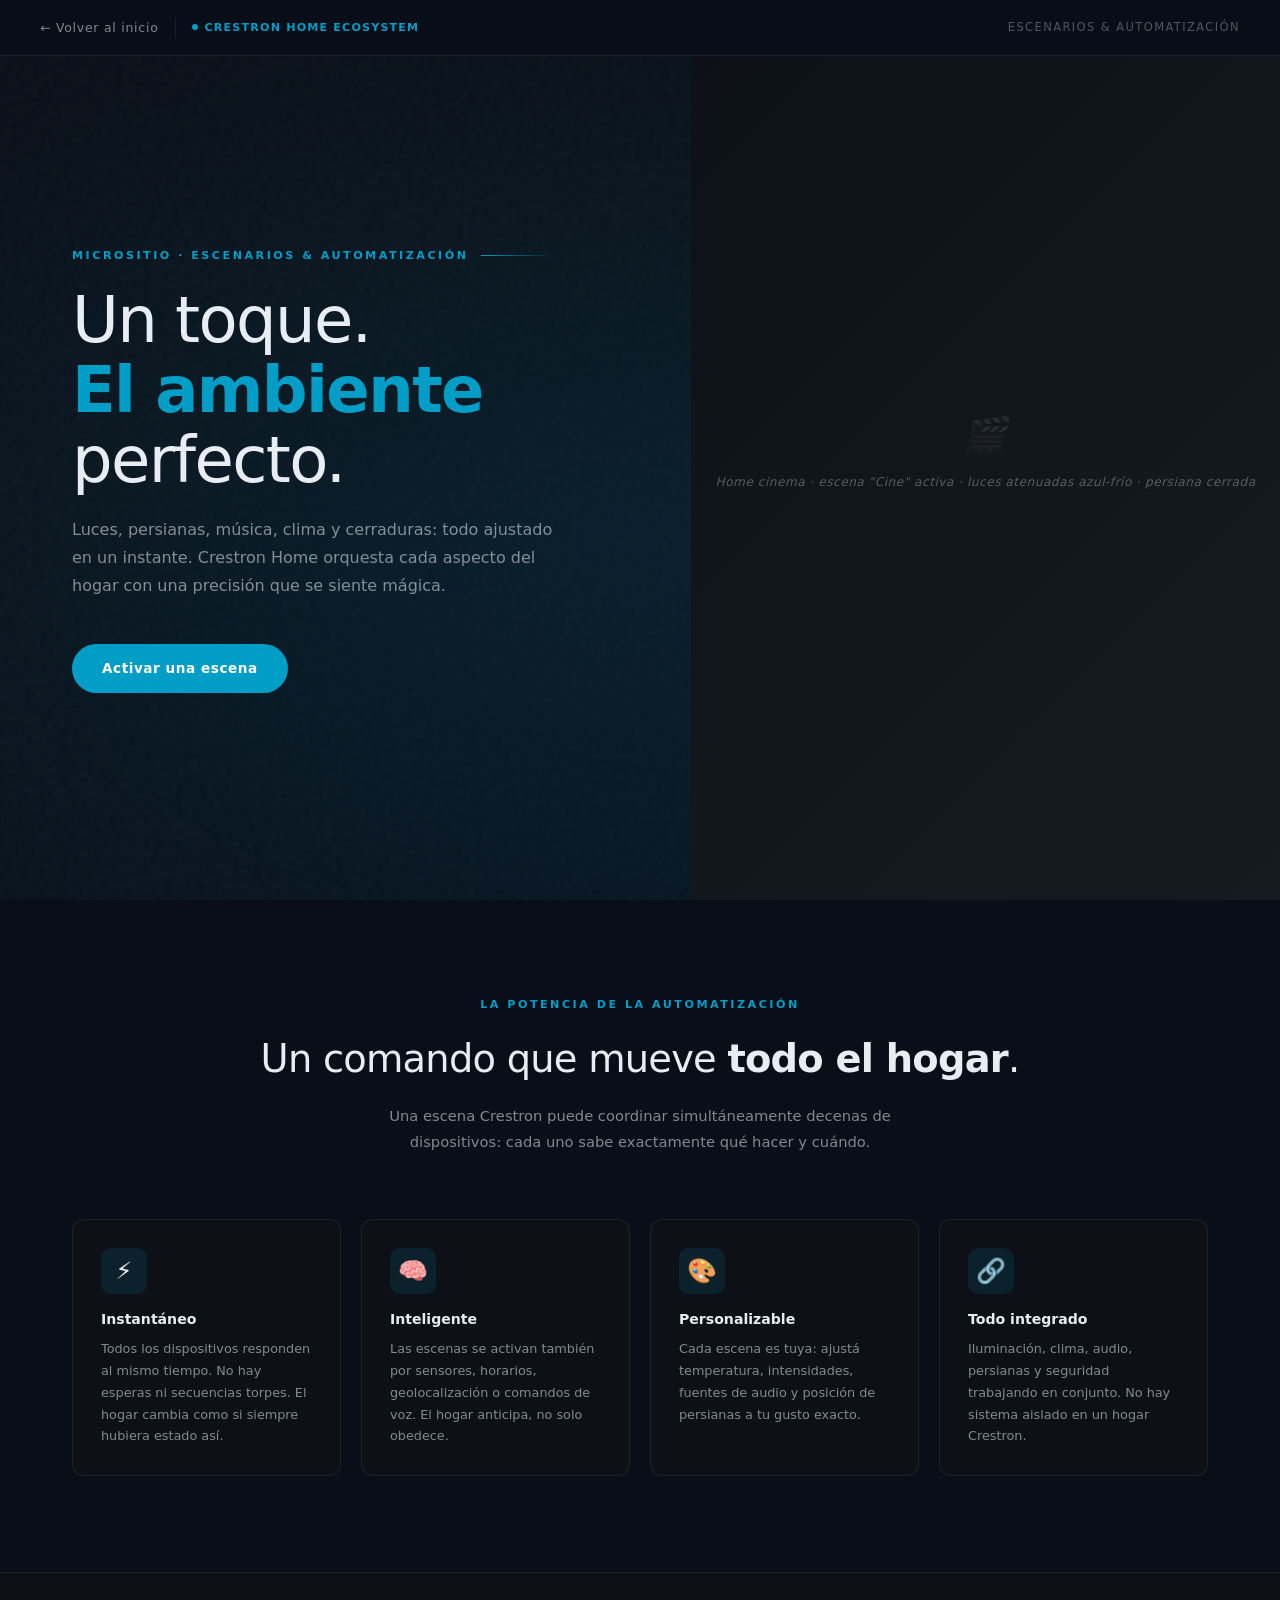
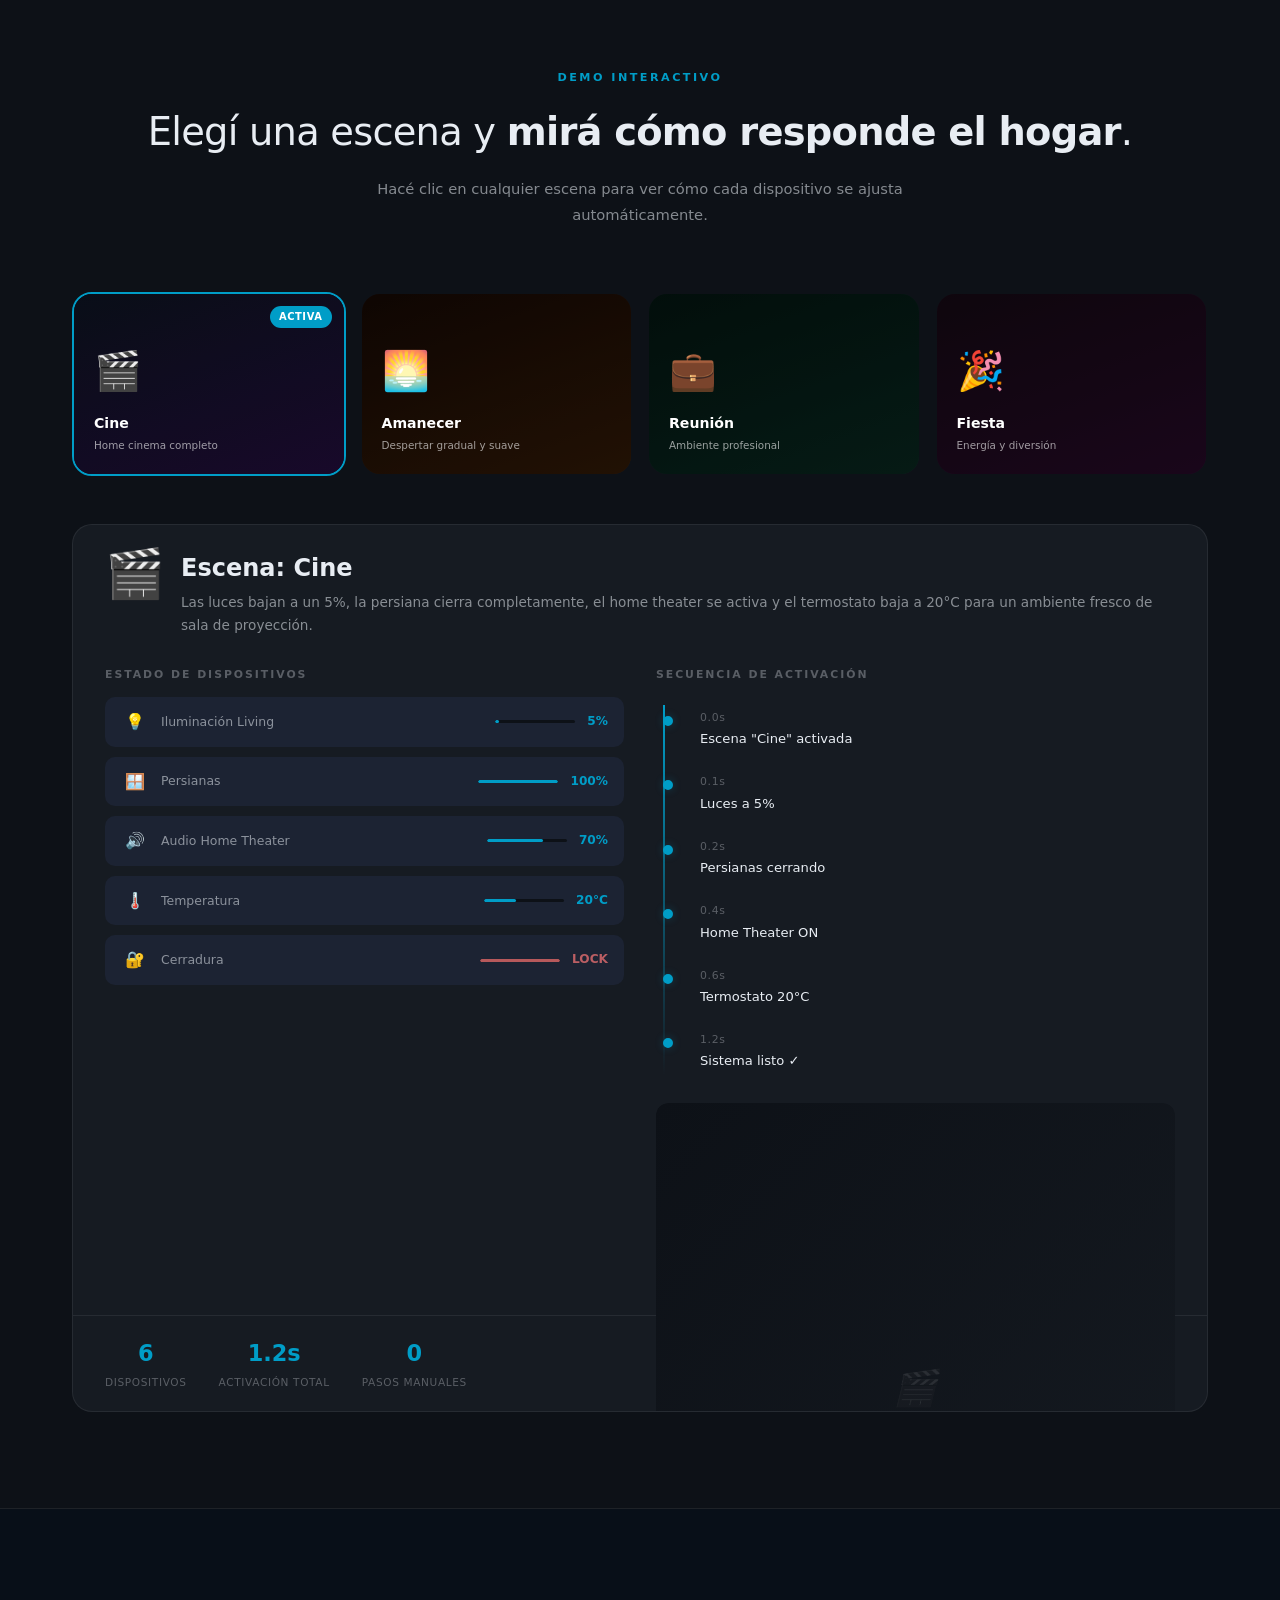
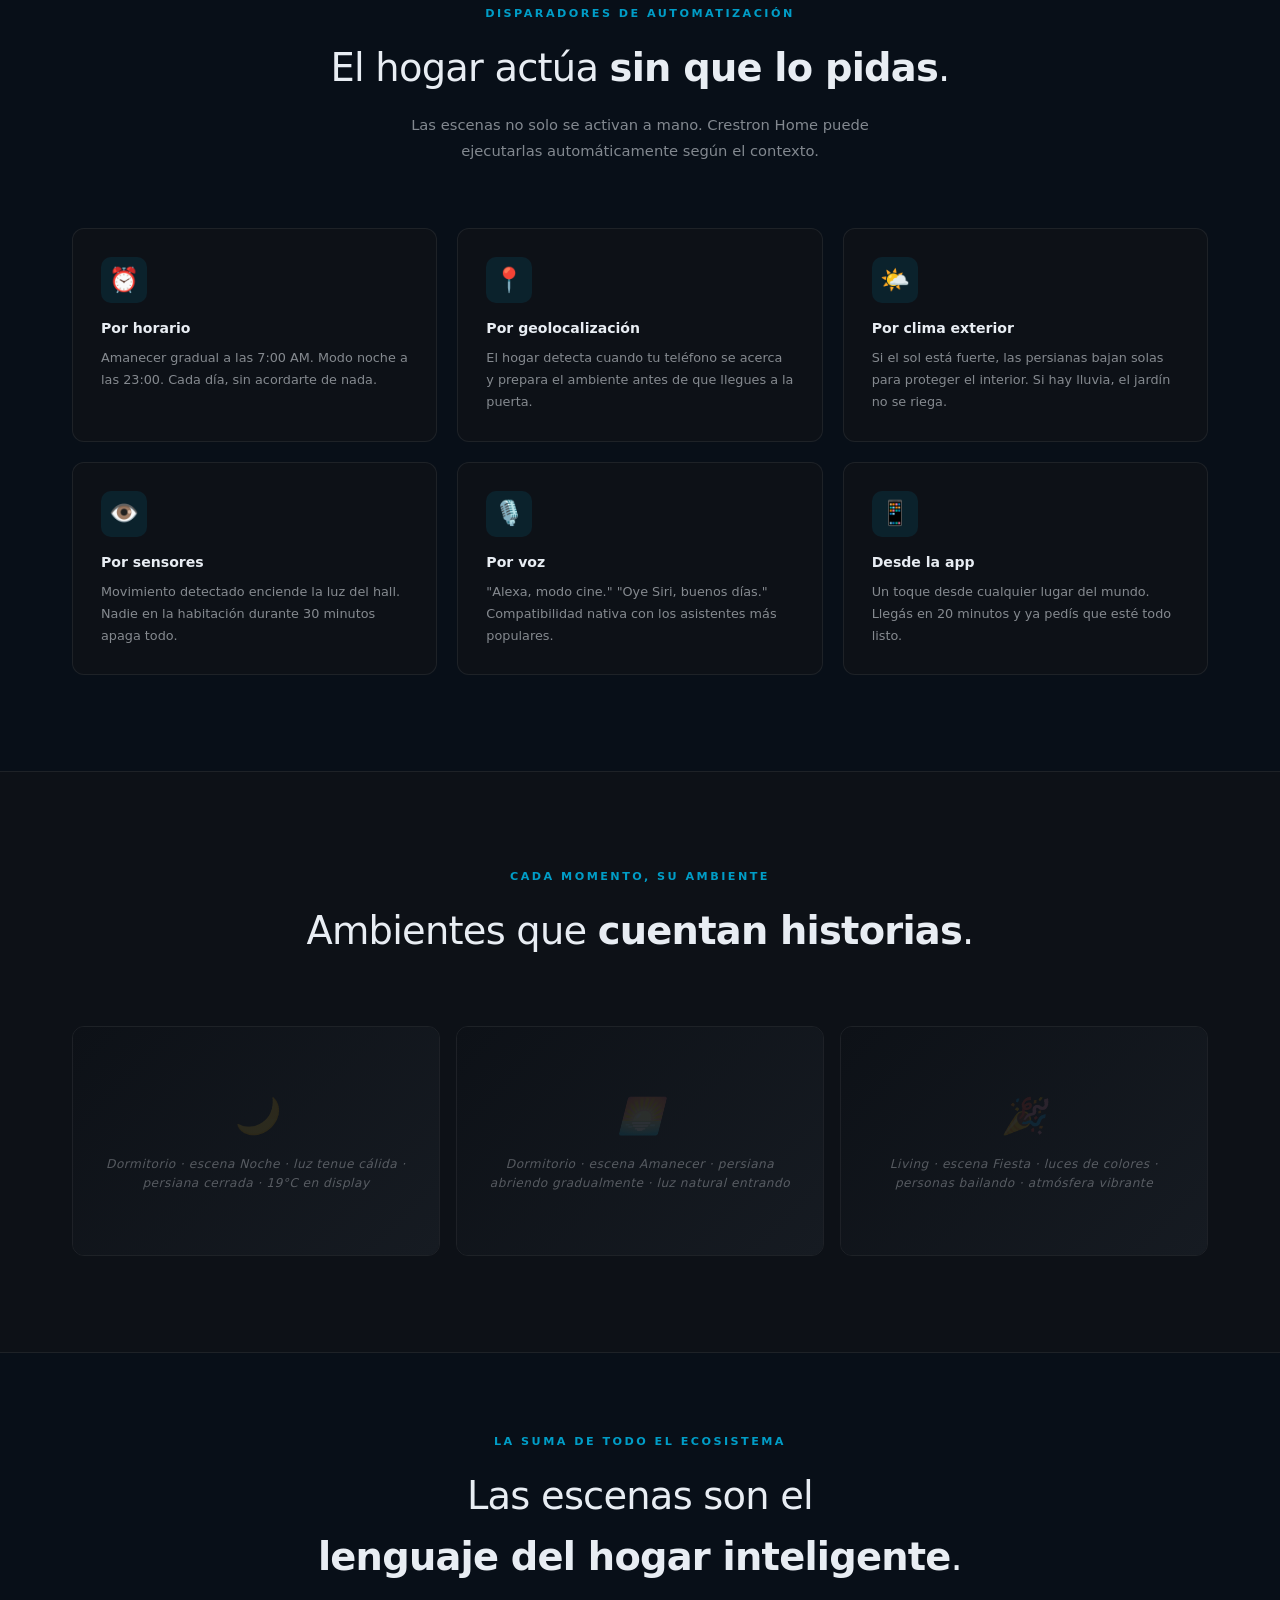
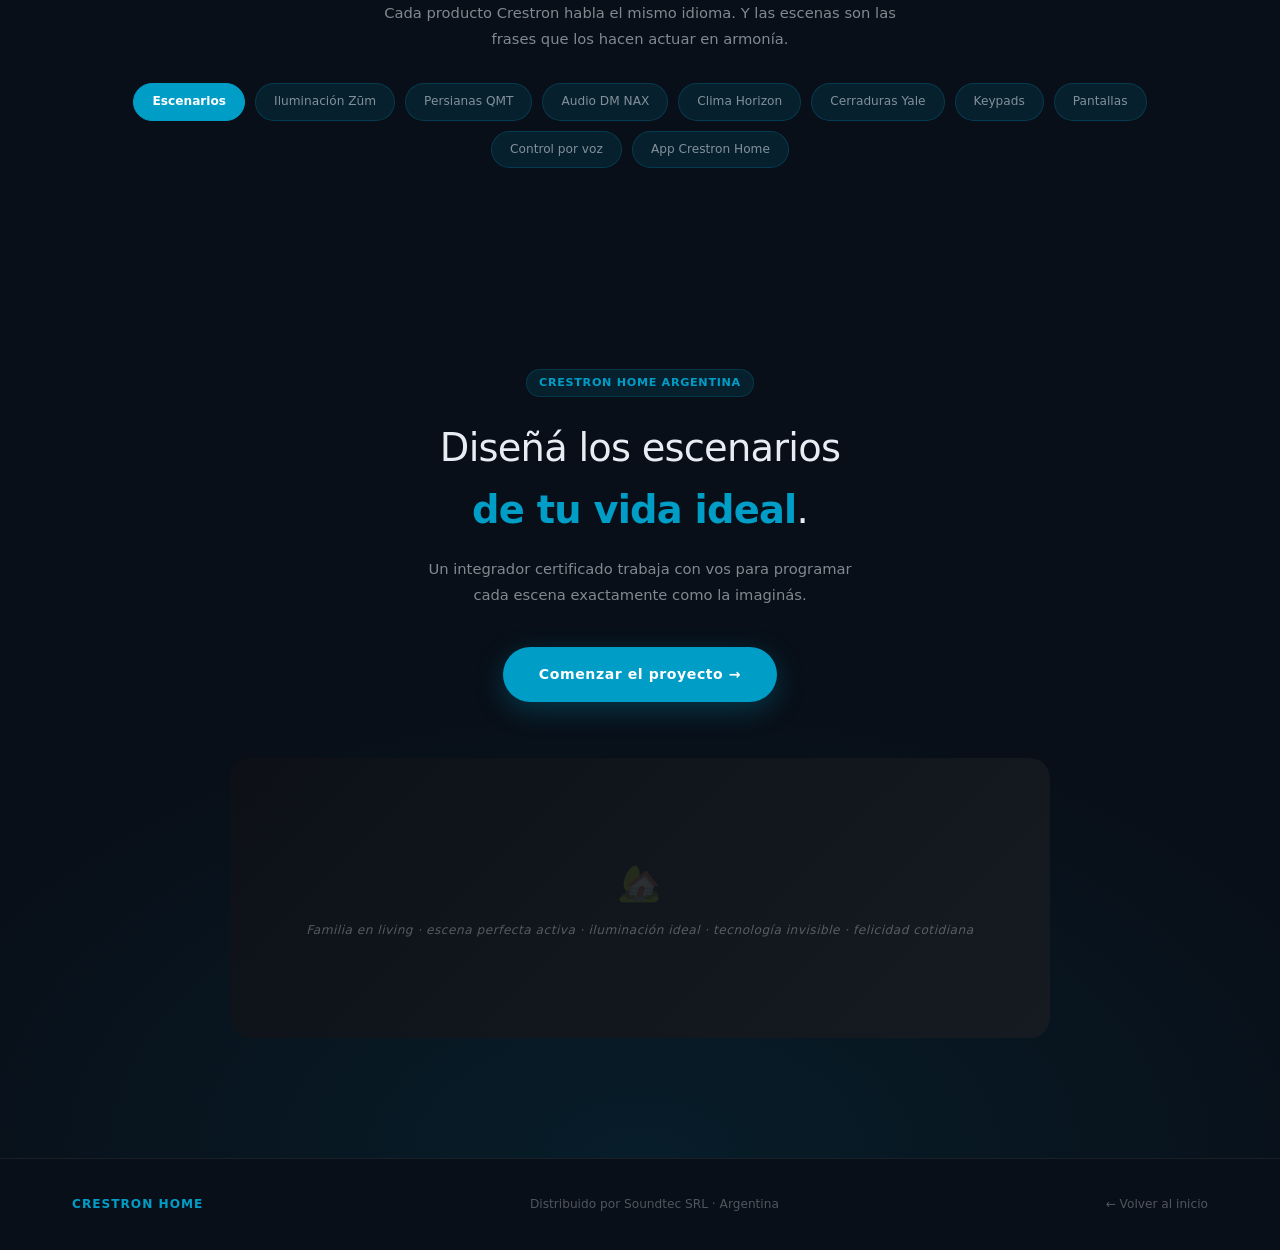
<file: microsite-escenarios.html>
<!DOCTYPE html>
<html lang="es">
<head>
<meta charset="UTF-8">
<meta name="viewport" content="width=device-width,initial-scale=1.0">
<title>Crestron Home — Escenarios &amp; Automatización</title>
<link rel="stylesheet" href="microsite.css">
<style>
/* ── Scene Cards ── */
.scene-carousel {
  display:grid; grid-template-columns:repeat(4,1fr); gap:14px;
  margin-bottom:48px;
}
.scene-card {
  border-radius:var(--ms-radius-lg); overflow:hidden;
  border:2px solid transparent;
  cursor:pointer; transition:all .28s;
  position:relative;
}
.scene-card.active { border-color:var(--ms-accent); }
.scene-card-bg {
  padding:28px 20px 20px;
  min-height:180px;
  display:flex; flex-direction:column; justify-content:flex-end;
  position:relative;
}
.scene-card-bg::before {
  content:''; position:absolute; inset:0;
  background:rgba(0,0,0,.45);
  transition:opacity .28s;
}
.scene-card:hover .scene-card-bg::before { opacity:.25; }
.scene-card.active .scene-card-bg::before { opacity:.2; }
.scene-card-ico { font-size:2.4rem; margin-bottom:10px; position:relative; z-index:1; }
.scene-card-name {
  font-size:.88rem; font-weight:700; color:#fff;
  position:relative; z-index:1;
}
.scene-card-tag {
  font-size:.65rem; color:rgba(255,255,255,.6);
  position:relative; z-index:1; margin-top:3px;
}
.scene-active-badge {
  position:absolute; top:12px; right:12px;
  background:var(--ms-accent); color:#fff;
  font-size:.62rem; font-weight:700; padding:3px 9px;
  border-radius:50px; letter-spacing:.06em;
  opacity:0; transition:opacity .22s;
}
.scene-card.active .scene-active-badge { opacity:1; }

/* ── Scene Stage ── */
.scene-stage {
  background:var(--ms-surface2);
  border:1px solid var(--ms-border);
  border-radius:var(--ms-radius-lg);
  overflow:hidden; transition:all .35s;
}
.scene-header {
  padding:24px 32px 0;
  display:flex; align-items:flex-start; gap:16px;
}
.scene-emoji-big { font-size:3rem; line-height:1; flex-shrink:0; }
.scene-title { font-size:1.5rem; font-weight:700; color:var(--ms-text); }
.scene-sub { font-size:.85rem; color:var(--ms-text2); line-height:1.7; margin-top:4px; }

.scene-body {
  display:grid; grid-template-columns:1fr 1fr; gap:32px;
  padding:28px 32px 32px;
}

/* ── Device status row ── */
.dev-status-list { display:flex; flex-direction:column; gap:10px; }
.dev-status-row {
  display:flex; align-items:center; gap:12px;
  padding:12px 16px;
  background:var(--ms-surface3);
  border-radius:10px;
  transition:all .4s;
}
.dev-status-row .dev-ico { font-size:1rem; width:28px; text-align:center; flex-shrink:0; }
.dev-status-name { font-size:.78rem; color:var(--ms-text2); flex:1; }
.dev-status-val {
  font-size:.76rem; font-weight:600; color:var(--ms-accent);
  transition:all .4s;
}
.dev-status-bar-wrap { flex:1; max-width:80px; }
.dev-status-bar-track { height:3px; border-radius:2px; background:var(--ms-surface); overflow:hidden; }
.dev-status-bar-fill { height:100%; border-radius:2px; background:var(--ms-accent); transition:width .6s cubic-bezier(.4,0,.2,1); }

/* ── Image placeholder for scene ── */
.scene-img-ph {
  border-radius:var(--ms-radius);
  overflow:hidden; height:100%; min-height:180px;
}

/* ── Automation timeline ── */
.auto-timeline { position:relative; padding-left:24px; }
.auto-timeline::before {
  content:''; position:absolute; left:7px; top:8px; bottom:8px;
  width:2px; background:linear-gradient(180deg,var(--ms-accent),transparent);
}
.auto-event {
  position:relative; padding:12px 0 12px 20px; transition:opacity .3s;
}
.auto-event::before {
  content:''; position:absolute; left:-17px; top:19px;
  width:10px; height:10px; border-radius:50%;
  background:var(--ms-surface3); border:2px solid var(--ms-border);
  transition:all .3s;
}
.auto-event.done::before { background:var(--ms-accent); border-color:var(--ms-accent); box-shadow:0 0 8px var(--ms-accent-glow); }
.auto-event-time { font-size:.68rem; color:var(--ms-text3); letter-spacing:.06em; }
.auto-event-name { font-size:.82rem; color:var(--ms-text2); margin-top:2px; }
.auto-event.done .auto-event-name { color:var(--ms-text); }

/* ── Stats row ── */
.scene-stats { display:flex; gap:32px; padding:20px 32px; border-top:1px solid var(--ms-border); flex-wrap:wrap; }
.scene-stat-item { text-align:center; }
.scene-stat-val { font-size:1.4rem; font-weight:700; color:var(--ms-accent); }
.scene-stat-label { font-size:.66rem; color:var(--ms-text3); letter-spacing:.06em; text-transform:uppercase; margin-top:2px; }
</style>
  <link rel="stylesheet" href="admin.css">
  <link rel="stylesheet" href="annotations.css">
</head>
<body class="ms-body">

<nav class="ms-nav">
  <a class="ms-nav-back" href="index.html">← Volver al inicio</a>
  <div class="ms-nav-sep"></div>
  <div class="ms-nav-badge">Crestron Home Ecosystem</div>
  <span class="ms-nav-cat">Escenarios &amp; Automatización</span>
</nav>

<!-- HERO -->
<section class="ms-hero" style="background:radial-gradient(ellipse 80% 60% at 50% 60%,rgba(0,157,199,.1),transparent),linear-gradient(160deg,#080f18 40%,#06111e);">
  <div class="ms-hero-noise"></div>
  <div class="ms-hero-content">
    <div class="ms-hero-label">Micrositio · Escenarios &amp; Automatización</div>
    <h1 class="ms-hero-title">Un toque.<br><strong>El ambiente</strong><br>perfecto.</h1>
    <p class="ms-hero-sub">Luces, persianas, música, clima y cerraduras: todo ajustado en un instante. Crestron Home orquesta cada aspecto del hogar con una precisión que se siente mágica.</p>
    <a href="#escenarios" class="ms-hero-cta">Activar una escena</a>
  </div>
  <div class="ms-hero-visual">
    <div class="ms-hero-visual-content">
      <!-- imagen: sala de cine en casa con iluminación perfecta, persiana bajada, atmósfera premium -->
      <div class="ms-img-ph">
        <div class="ms-img-ph-icon">🎬</div>
        <span>Home cinema · escena "Cine" activa · luces atenuadas azul-frío · persiana cerrada</span>
      </div>
    </div>
  </div>
</section>

<!-- INTRO -->
<section class="ms-section ms-reveal">
  <div class="ms-sh">
    <div class="ms-sh-label">La potencia de la automatización</div>
    <h2 class="ms-sh-title">Un comando que mueve <strong>todo el hogar</strong>.</h2>
    <p class="ms-sh-sub">Una escena Crestron puede coordinar simultáneamente decenas de dispositivos: cada uno sabe exactamente qué hacer y cuándo.</p>
  </div>
  <div class="ms-grid-4">
    <div class="ms-card ms-reveal">
      <div class="ms-card-icon">⚡</div>
      <div class="ms-card-title">Instantáneo</div>
      <div class="ms-card-text">Todos los dispositivos responden al mismo tiempo. No hay esperas ni secuencias torpes. El hogar cambia como si siempre hubiera estado así.</div>
    </div>
    <div class="ms-card ms-reveal">
      <div class="ms-card-icon">🧠</div>
      <div class="ms-card-title">Inteligente</div>
      <div class="ms-card-text">Las escenas se activan también por sensores, horarios, geolocalización o comandos de voz. El hogar anticipa, no solo obedece.</div>
    </div>
    <div class="ms-card ms-reveal">
      <div class="ms-card-icon">🎨</div>
      <div class="ms-card-title">Personalizable</div>
      <div class="ms-card-text">Cada escena es tuya: ajustá temperatura, intensidades, fuentes de audio y posición de persianas a tu gusto exacto.</div>
    </div>
    <div class="ms-card ms-reveal">
      <div class="ms-card-icon">🔗</div>
      <div class="ms-card-title">Todo integrado</div>
      <div class="ms-card-text">Iluminación, clima, audio, persianas y seguridad trabajando en conjunto. No hay sistema aislado en un hogar Crestron.</div>
    </div>
  </div>
</section>

<!-- SCENE SELECTOR -->
<div class="ms-section-dark">
<section class="ms-section" id="escenarios">
  <div class="ms-sh ms-reveal">
    <div class="ms-sh-label">Demo interactivo</div>
    <h2 class="ms-sh-title">Elegí una escena y <strong>mirá cómo responde el hogar</strong>.</h2>
    <p class="ms-sh-sub">Hacé clic en cualquier escena para ver cómo cada dispositivo se ajusta automáticamente.</p>
  </div>

  <div class="scene-carousel ms-reveal" id="scene-carousel">
    <div class="scene-card active" onclick="activateScene('cine')">
      <div class="scene-card-bg" style="background:linear-gradient(160deg,#0a0f1a,#1a0a2e);">
        <div class="scene-active-badge">ACTIVA</div>
        <div class="scene-card-ico">🎬</div>
        <div class="scene-card-name">Cine</div>
        <div class="scene-card-tag">Home cinema completo</div>
      </div>
    </div>
    <div class="scene-card" onclick="activateScene('amanecer')">
      <div class="scene-card-bg" style="background:linear-gradient(160deg,#1a0a04,#3d1f08);">
        <div class="scene-active-badge">ACTIVA</div>
        <div class="scene-card-ico">🌅</div>
        <div class="scene-card-name">Amanecer</div>
        <div class="scene-card-tag">Despertar gradual y suave</div>
      </div>
    </div>
    <div class="scene-card" onclick="activateScene('reunion')">
      <div class="scene-card-bg" style="background:linear-gradient(160deg,#041a14,#0a3026);">
        <div class="scene-active-badge">ACTIVA</div>
        <div class="scene-card-ico">💼</div>
        <div class="scene-card-name">Reunión</div>
        <div class="scene-card-tag">Ambiente profesional</div>
      </div>
    </div>
    <div class="scene-card" onclick="activateScene('fiesta')">
      <div class="scene-card-bg" style="background:linear-gradient(160deg,#1a0a18,#2e0a30);">
        <div class="scene-active-badge">ACTIVA</div>
        <div class="scene-card-ico">🎉</div>
        <div class="scene-card-name">Fiesta</div>
        <div class="scene-card-tag">Energía y diversión</div>
      </div>
    </div>
  </div>

  <!-- Scene Stage -->
  <div class="scene-stage ms-reveal" id="scene-stage">
    <div class="scene-header" id="scene-header">
      <div class="scene-emoji-big" id="scene-emoji">🎬</div>
      <div>
        <div class="scene-title" id="scene-title">Escena: Cine</div>
        <div class="scene-sub" id="scene-sub">Las luces bajan a un 5%, la persiana cierra completamente, el sistema de audio del home theater se activa y el termostato baja a 20°C para un ambiente fresco de sala de proyección.</div>
      </div>
    </div>

    <div class="scene-body">
      <div>
        <div class="ms-config-label" style="margin-bottom:14px;">Estado de dispositivos</div>
        <div class="dev-status-list" id="dev-status-list">
          <!-- filled by JS -->
        </div>
      </div>
      <div>
        <div class="ms-config-label" style="margin-bottom:14px;">Secuencia de activación</div>
        <div class="auto-timeline" id="auto-timeline">
          <!-- filled by JS -->
        </div>
        <!-- Imagen placeholder de la escena -->
        <div class="scene-img-ph" style="margin-top:20px;">
          <div class="ms-img-ph" id="scene-img-ph" style="min-height:140px;border-radius:var(--ms-radius);">
            <div class="ms-img-ph-icon" id="scene-ph-icon">🎬</div>
            <span id="scene-ph-label">Home cinema · luces atenuadas · persiana cerrada · sistema activo</span>
          </div>
        </div>
      </div>
    </div>

    <div class="scene-stats" id="scene-stats">
      <!-- filled by JS -->
    </div>
  </div>
</section>
</div>

<!-- AUTOMATION TRIGGERS -->
<section class="ms-section ms-reveal">
  <div class="ms-sh">
    <div class="ms-sh-label">Disparadores de automatización</div>
    <h2 class="ms-sh-title">El hogar actúa <strong>sin que lo pidas</strong>.</h2>
    <p class="ms-sh-sub">Las escenas no solo se activan a mano. Crestron Home puede ejecutarlas automáticamente según el contexto.</p>
  </div>
  <div class="ms-grid-3" style="gap:20px;">
    <div class="ms-card ms-reveal">
      <div class="ms-card-icon">⏰</div>
      <div class="ms-card-title">Por horario</div>
      <div class="ms-card-text">Amanecer gradual a las 7:00 AM. Modo noche a las 23:00. Cada día, sin acordarte de nada.</div>
    </div>
    <div class="ms-card ms-reveal">
      <div class="ms-card-icon">📍</div>
      <div class="ms-card-title">Por geolocalización</div>
      <div class="ms-card-text">El hogar detecta cuando tu teléfono se acerca y prepara el ambiente antes de que llegues a la puerta.</div>
    </div>
    <div class="ms-card ms-reveal">
      <div class="ms-card-icon">🌤️</div>
      <div class="ms-card-title">Por clima exterior</div>
      <div class="ms-card-text">Si el sol está fuerte, las persianas bajan solas para proteger el interior. Si hay lluvia, el jardín no se riega.</div>
    </div>
    <div class="ms-card ms-reveal">
      <div class="ms-card-icon">👁️</div>
      <div class="ms-card-title">Por sensores</div>
      <div class="ms-card-text">Movimiento detectado enciende la luz del hall. Nadie en la habitación durante 30 minutos apaga todo.</div>
    </div>
    <div class="ms-card ms-reveal">
      <div class="ms-card-icon">🎙️</div>
      <div class="ms-card-title">Por voz</div>
      <div class="ms-card-text">"Alexa, modo cine." "Oye Siri, buenos días." Compatibilidad nativa con los asistentes más populares.</div>
    </div>
    <div class="ms-card ms-reveal">
      <div class="ms-card-icon">📱</div>
      <div class="ms-card-title">Desde la app</div>
      <div class="ms-card-text">Un toque desde cualquier lugar del mundo. Llegás en 20 minutos y ya pedís que esté todo listo.</div>
    </div>
  </div>
</section>

<!-- GALLERY -->
<div class="ms-section-dark">
<section class="ms-section ms-reveal">
  <div class="ms-sh">
    <div class="ms-sh-label">Cada momento, su ambiente</div>
    <h2 class="ms-sh-title">Ambientes que <strong>cuentan historias</strong>.</h2>
  </div>
  <div class="ms-grid-3" style="gap:16px;">
    <div class="ms-img-ph-ratio ms-reveal">
      <div class="ms-img-ph"><div class="ms-img-ph-icon">🌙</div><span>Dormitorio · escena Noche · luz tenue cálida · persiana cerrada · 19°C en display</span></div>
    </div>
    <div class="ms-img-ph-ratio ms-reveal">
      <div class="ms-img-ph"><div class="ms-img-ph-icon">🌅</div><span>Dormitorio · escena Amanecer · persiana abriendo gradualmente · luz natural entrando</span></div>
    </div>
    <div class="ms-img-ph-ratio ms-reveal">
      <div class="ms-img-ph"><div class="ms-img-ph-icon">🎉</div><span>Living · escena Fiesta · luces de colores · personas bailando · atmósfera vibrante</span></div>
    </div>
  </div>
</section>
</div>

<!-- ECOSYSTEM -->
<div class="ms-ecosystem ms-reveal">
  <div class="ms-sh-label">La suma de todo el ecosistema</div>
  <h2 class="ms-sh-title" style="margin-bottom:12px;">Las escenas son el<br><strong>lenguaje del hogar inteligente</strong>.</h2>
  <p class="ms-sh-sub">Cada producto Crestron habla el mismo idioma. Y las escenas son las frases que los hacen actuar en armonía.</p>
  <div class="ms-eco-chips">
    <span class="ms-chip current">Escenarios</span>
    <span class="ms-chip">Iluminación Zūm</span>
    <span class="ms-chip">Persianas QMT</span>
    <span class="ms-chip">Audio DM NAX</span>
    <span class="ms-chip">Clima Horizon</span>
    <span class="ms-chip">Cerraduras Yale</span>
    <span class="ms-chip">Keypads</span>
    <span class="ms-chip">Pantallas</span>
    <span class="ms-chip">Control por voz</span>
    <span class="ms-chip">App Crestron Home</span>
  </div>
</div>

<!-- CTA -->
<section class="ms-cta ms-reveal">
  <div class="ms-cta-inner">
    <div class="ms-tag" style="margin:0 auto 20px;">Crestron Home Argentina</div>
    <h2 class="ms-cta-title">Diseñá los escenarios<br><strong>de tu vida ideal</strong>.</h2>
    <p class="ms-cta-sub">Un integrador certificado trabaja con vos para programar cada escena exactamente como la imaginás.</p>
    <a href="index.html#contacto" class="ms-cta-btn">Comenzar el proyecto →</a>
    <div class="ms-cta-img-wrap">
      <!-- imagen aspiracional: familia disfrutando una noche en casa · iluminación perfecta · tecnología invisible -->
      <div class="ms-img-ph" style="height:280px;border-radius:var(--ms-radius-lg);">
        <div class="ms-img-ph-icon">🏡</div>
        <span>Familia en living · escena perfecta activa · iluminación ideal · tecnología invisible · felicidad cotidiana</span>
      </div>
    </div>
  </div>
</section>

<footer class="ms-footer">
  <span class="ms-footer-brand">CRESTRON HOME</span>
  <span>Distribuido por Soundtec SRL · Argentina</span>
  <a href="index.html" style="color:var(--ms-text3);text-decoration:none;">← Volver al inicio</a>
</footer>

<script>
const SCENES = {
  cine: {
    emoji: '🎬', title: 'Escena: Cine',
    sub: 'Las luces bajan a un 5%, la persiana cierra completamente, el home theater se activa y el termostato baja a 20°C para un ambiente fresco de sala de proyección.',
    phIcon: '🎬', phLabel: 'Home cinema · luces atenuadas · persiana cerrada · sistema de audio activo',
    devices: [
      { ico:'💡', name:'Iluminación Living',  val:'5%',   bar:5,   color:'#009DC7' },
      { ico:'🪟', name:'Persianas',           val:'100%', bar:100, color:'#009DC7' },
      { ico:'🔊', name:'Audio Home Theater',  val:'70%',  bar:70,  color:'#009DC7' },
      { ico:'🌡️', name:'Temperatura',         val:'20°C', bar:40,  color:'#009DC7' },
      { ico:'🔐', name:'Cerradura',           val:'LOCK', bar:100, color:'rgba(255,120,120,.7)' },
    ],
    timeline: ['0.0s — Escena "Cine" activada', '0.1s — Luces a 5%', '0.2s — Persianas cerrando', '0.4s — Home Theater ON', '0.6s — Termostato 20°C', '1.2s — Sistema listo ✓'],
    stats: [{ val:'6', label:'Dispositivos' }, { val:'1.2s', label:'Activación total' }, { val:'0', label:'Pasos manuales' }],
  },
  amanecer: {
    emoji: '🌅', title: 'Escena: Amanecer',
    sub: 'Las persianas suben gradualmente en 15 minutos, la luz aumenta del 0% al 40% simulando la luz solar, la música suave empieza a las 7:00 y el termostato sube a 22°C.',
    phIcon: '🌅', phLabel: 'Dormitorio al amanecer · persiana subiendo gradualmente · luz natural entrando · música suave',
    devices: [
      { ico:'💡', name:'Iluminación Dormitorio', val:'40%', bar:40,  color:'#FFD700' },
      { ico:'🪟', name:'Persianas',              val:'85%', bar:15,  color:'#FFD700' },
      { ico:'🔊', name:'Audio Dormitorio',        val:'20%', bar:20,  color:'#FFD700' },
      { ico:'🌡️', name:'Temperatura',            val:'22°C',bar:50,  color:'#FFD700' },
      { ico:'☕', name:'Cafetera',               val:'ON',  bar:100, color:'#FFD700' },
    ],
    timeline: ['07:00 — Escena programada inicia', '07:00 — Persianas subiendo (15 min)', '07:01 — Luz al 10% y subiendo', '07:05 — Música a 15%', '07:08 — Termostato 22°C', '07:15 — Ambiente completado ✓'],
    stats: [{ val:'5', label:'Dispositivos' }, { val:'15min', label:'Transición suave' }, { val:'07:00', label:'Activación diaria' }],
  },
  reunion: {
    emoji: '💼', title: 'Escena: Reunión',
    sub: 'Iluminación neutra al 80%, persianas a media altura para iluminación natural, música instrumental baja en todas las zonas, temperatura en 21°C y puerta principal bloqueada.',
    phIcon: '💼', phLabel: 'Sala de reuniones · iluminación neutra · vista exterior · ambiente profesional',
    devices: [
      { ico:'💡', name:'Iluminación Sala',  val:'80%', bar:80,  color:'#00e5a0' },
      { ico:'🪟', name:'Persianas',         val:'50%', bar:50,  color:'#00e5a0' },
      { ico:'🔊', name:'Audio Sala',         val:'30%', bar:30,  color:'#00e5a0' },
      { ico:'🌡️', name:'Temperatura',       val:'21°C',bar:45,  color:'#00e5a0' },
      { ico:'🔐', name:'Privacidad',        val:'ON',  bar:100, color:'#00e5a0' },
    ],
    timeline: ['0.0s — Escena "Reunión" activada', '0.1s — Luces al 80% neutro', '0.2s — Persianas al 50%', '0.3s — Música instrumental ON', '0.4s — Termostato 21°C', '0.8s — Sistema listo ✓'],
    stats: [{ val:'5', label:'Dispositivos' }, { val:'0.8s', label:'Activación total' }, { val:'21°C', label:'Confort garantizado' }],
  },
  fiesta: {
    emoji: '🎉', title: 'Escena: Fiesta',
    sub: 'Luces al 100% con colores dinámicos, todas las zonas de audio encendidas al 85%, persianas abiertas para ambientes ventilados y keypad desbloqueado para acceso libre.',
    phIcon: '🎉', phLabel: 'Living · escena Fiesta · luces de colores · personas · música alta · energía máxima',
    devices: [
      { ico:'💡', name:'Iluminación (todas)',   val:'100%', bar:100, color:'#FF6B35' },
      { ico:'🪟', name:'Persianas',             val:'0%',   bar:0,   color:'#FF6B35' },
      { ico:'🔊', name:'Audio (todas las zonas)',val:'85%', bar:85,  color:'#FF6B35' },
      { ico:'🌡️', name:'Temperatura',          val:'20°C', bar:40,  color:'#FF6B35' },
      { ico:'🚪', name:'Acceso invitados',      val:'ON',  bar:100, color:'#FF6B35' },
    ],
    timeline: ['0.0s — Escena "Fiesta" activada', '0.1s — Luces al 100% · colores', '0.1s — Audio todas las zonas', '0.2s — Persianas abiertas', '0.3s — Acceso invitados ON', '0.5s — ¡Todo listo! ✓'],
    stats: [{ val:'8', label:'Zonas de audio' }, { val:'0.5s', label:'Activación total' }, { val:'100%', label:'Energía al máximo' }],
  },
};

let currentScene = 'cine';

function activateScene(name) {
  currentScene = name;
  const data = SCENES[name];

  // update cards
  document.querySelectorAll('.scene-card').forEach((c, i) => {
    const scenes = ['cine','amanecer','reunion','fiesta'];
    c.classList.toggle('active', scenes[i] === name);
  });

  // update stage header
  document.getElementById('scene-emoji').textContent = data.emoji;
  document.getElementById('scene-title').textContent = data.title;
  document.getElementById('scene-sub').textContent = data.sub;

  // update placeholder
  document.getElementById('scene-ph-icon').textContent = data.phIcon;
  document.getElementById('scene-ph-label').textContent = data.phLabel;

  // update devices
  const list = document.getElementById('dev-status-list');
  list.innerHTML = data.devices.map(d => `
    <div class="dev-status-row">
      <div class="dev-ico">${d.ico}</div>
      <div class="dev-status-name">${d.name}</div>
      <div class="dev-status-bar-wrap">
        <div class="dev-status-bar-track">
          <div class="dev-status-bar-fill" style="width:0%;background:${d.color};" data-target="${d.bar}"></div>
        </div>
      </div>
      <div class="dev-status-val" style="color:${d.color};">${d.val}</div>
    </div>
  `).join('');

  // animate bars with stagger
  setTimeout(() => {
    list.querySelectorAll('.dev-status-bar-fill').forEach((bar, i) => {
      setTimeout(() => { bar.style.width = bar.dataset.target + '%'; }, i * 80);
    });
  }, 50);

  // update timeline
  const timeline = document.getElementById('auto-timeline');
  timeline.innerHTML = data.timeline.map((ev, i) => `
    <div class="auto-event" id="ae-${i}">
      <div class="auto-event-time">${ev.split(' — ')[0]}</div>
      <div class="auto-event-name">${ev.split(' — ')[1] || ''}</div>
    </div>
  `).join('');

  // animate timeline events
  data.timeline.forEach((_, i) => {
    setTimeout(() => {
      document.getElementById('ae-' + i)?.classList.add('done');
    }, i * 200 + 100);
  });

  // update stats
  document.getElementById('scene-stats').innerHTML = data.stats.map(s => `
    <div class="scene-stat-item">
      <div class="scene-stat-val">${s.val}</div>
      <div class="scene-stat-label">${s.label}</div>
    </div>
  `).join('');
}

/* ── Scroll Reveal ── */
const obs = new IntersectionObserver(entries => entries.forEach(e => { if(e.isIntersecting) e.target.classList.add('visible'); }), {threshold:.1});
document.querySelectorAll('.ms-reveal').forEach(el => obs.observe(el));

/* ── Init ── */
activateScene('cine');
</script>
  <script src="config.js"></script>
  <script src="admin.js"></script>
  <script src="annotations.js"></script>
</body>
</html>
</file>
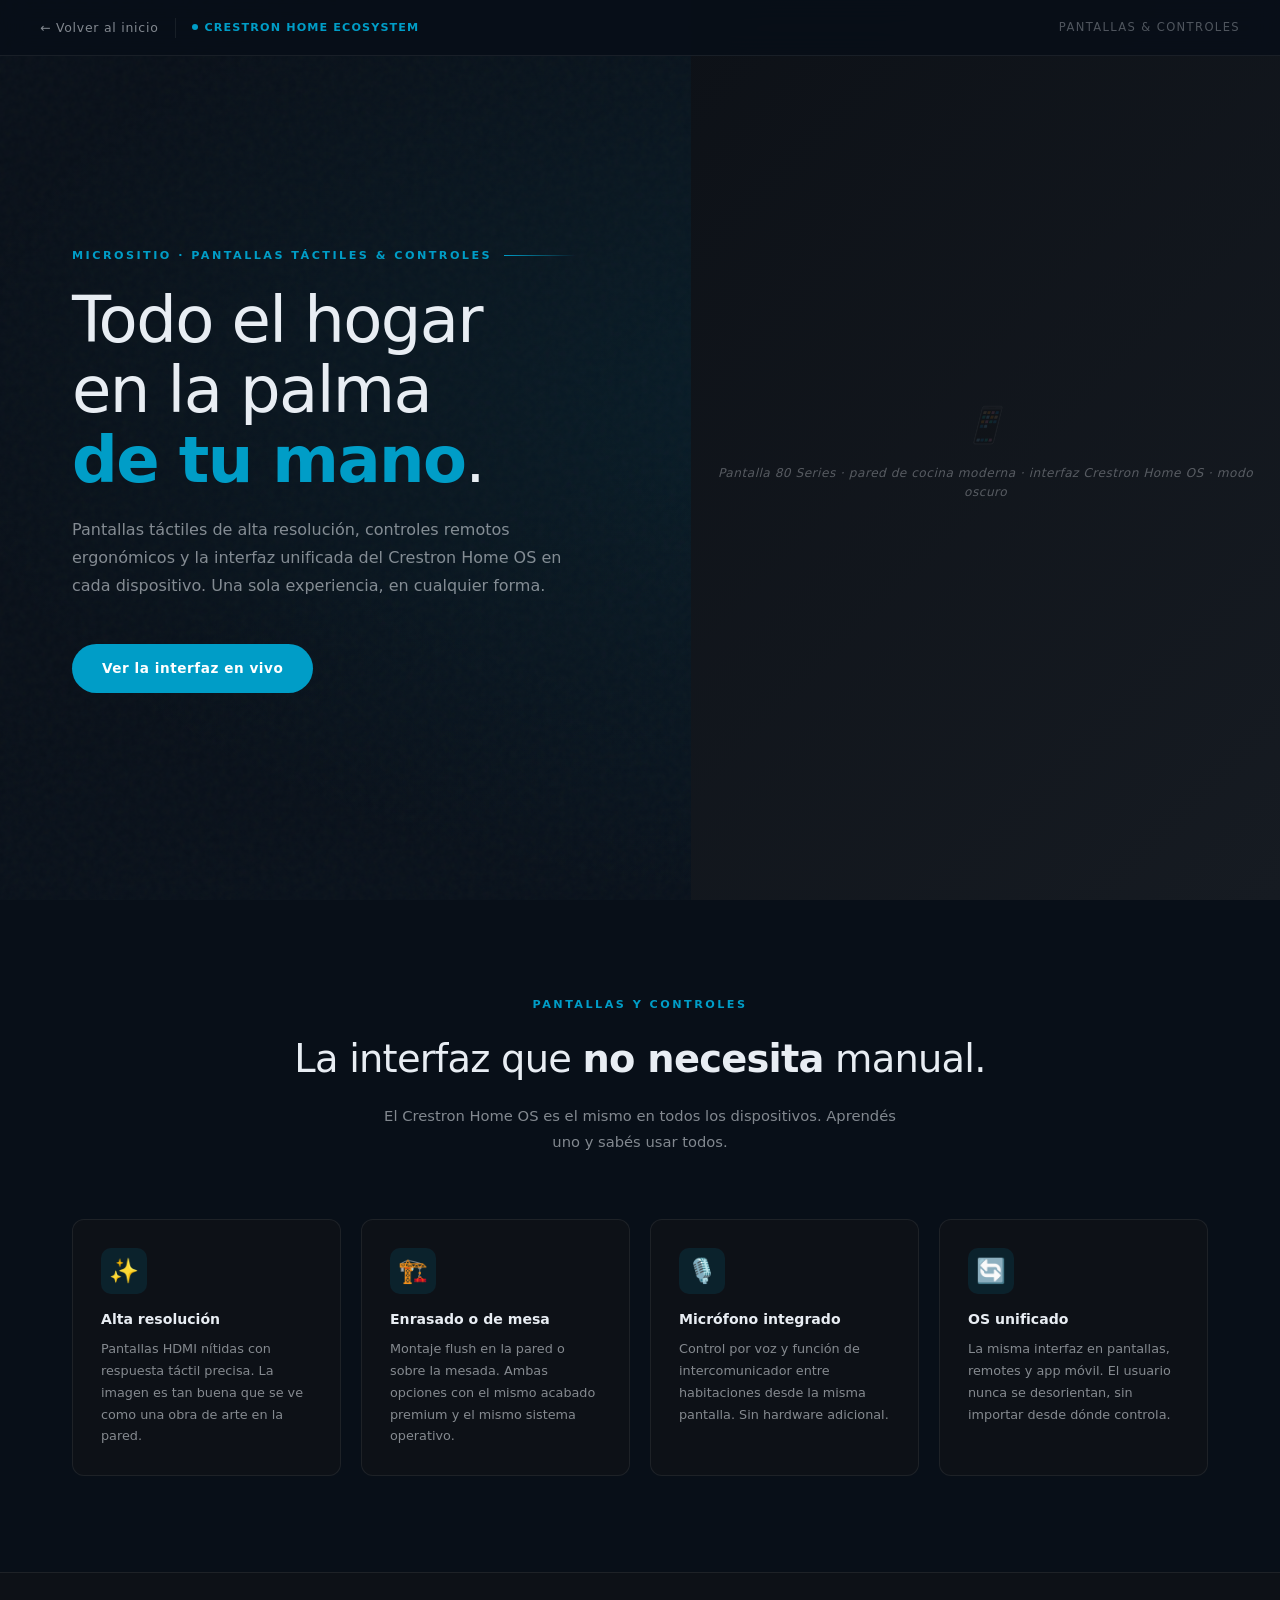
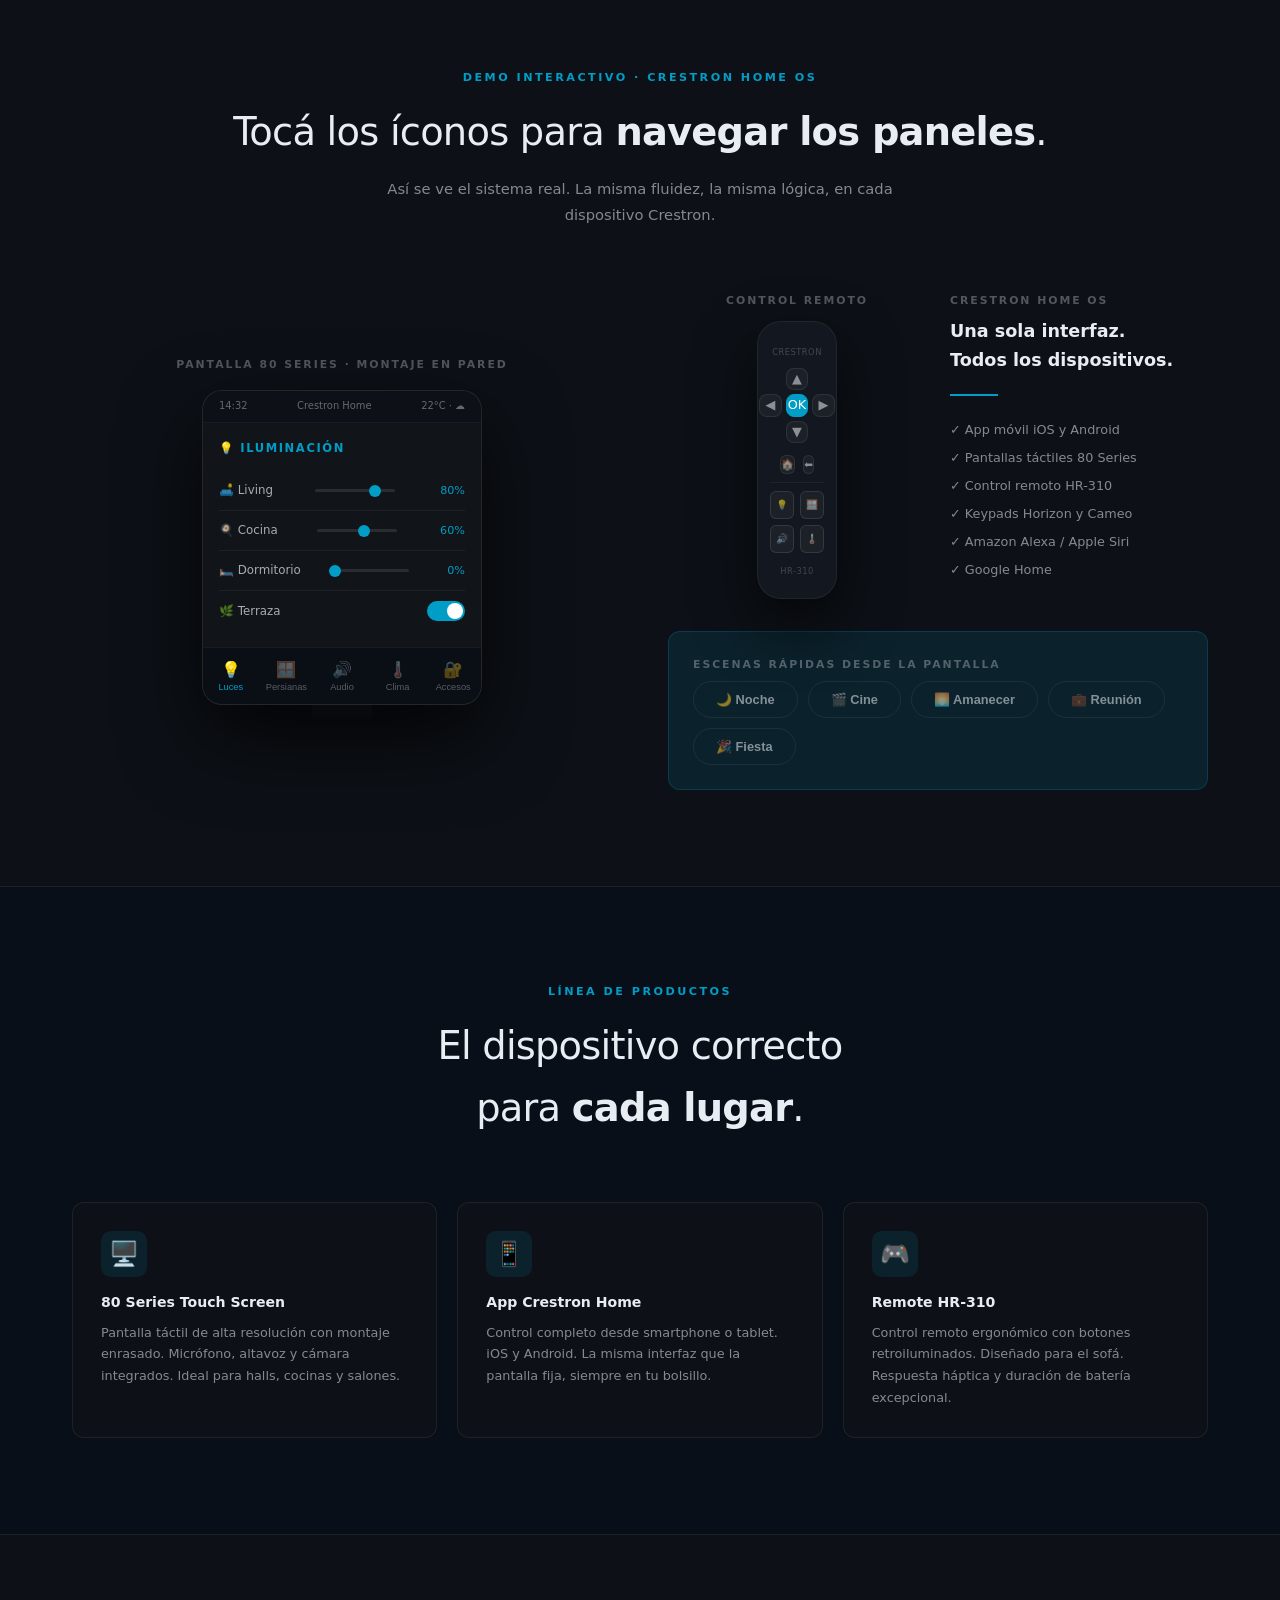
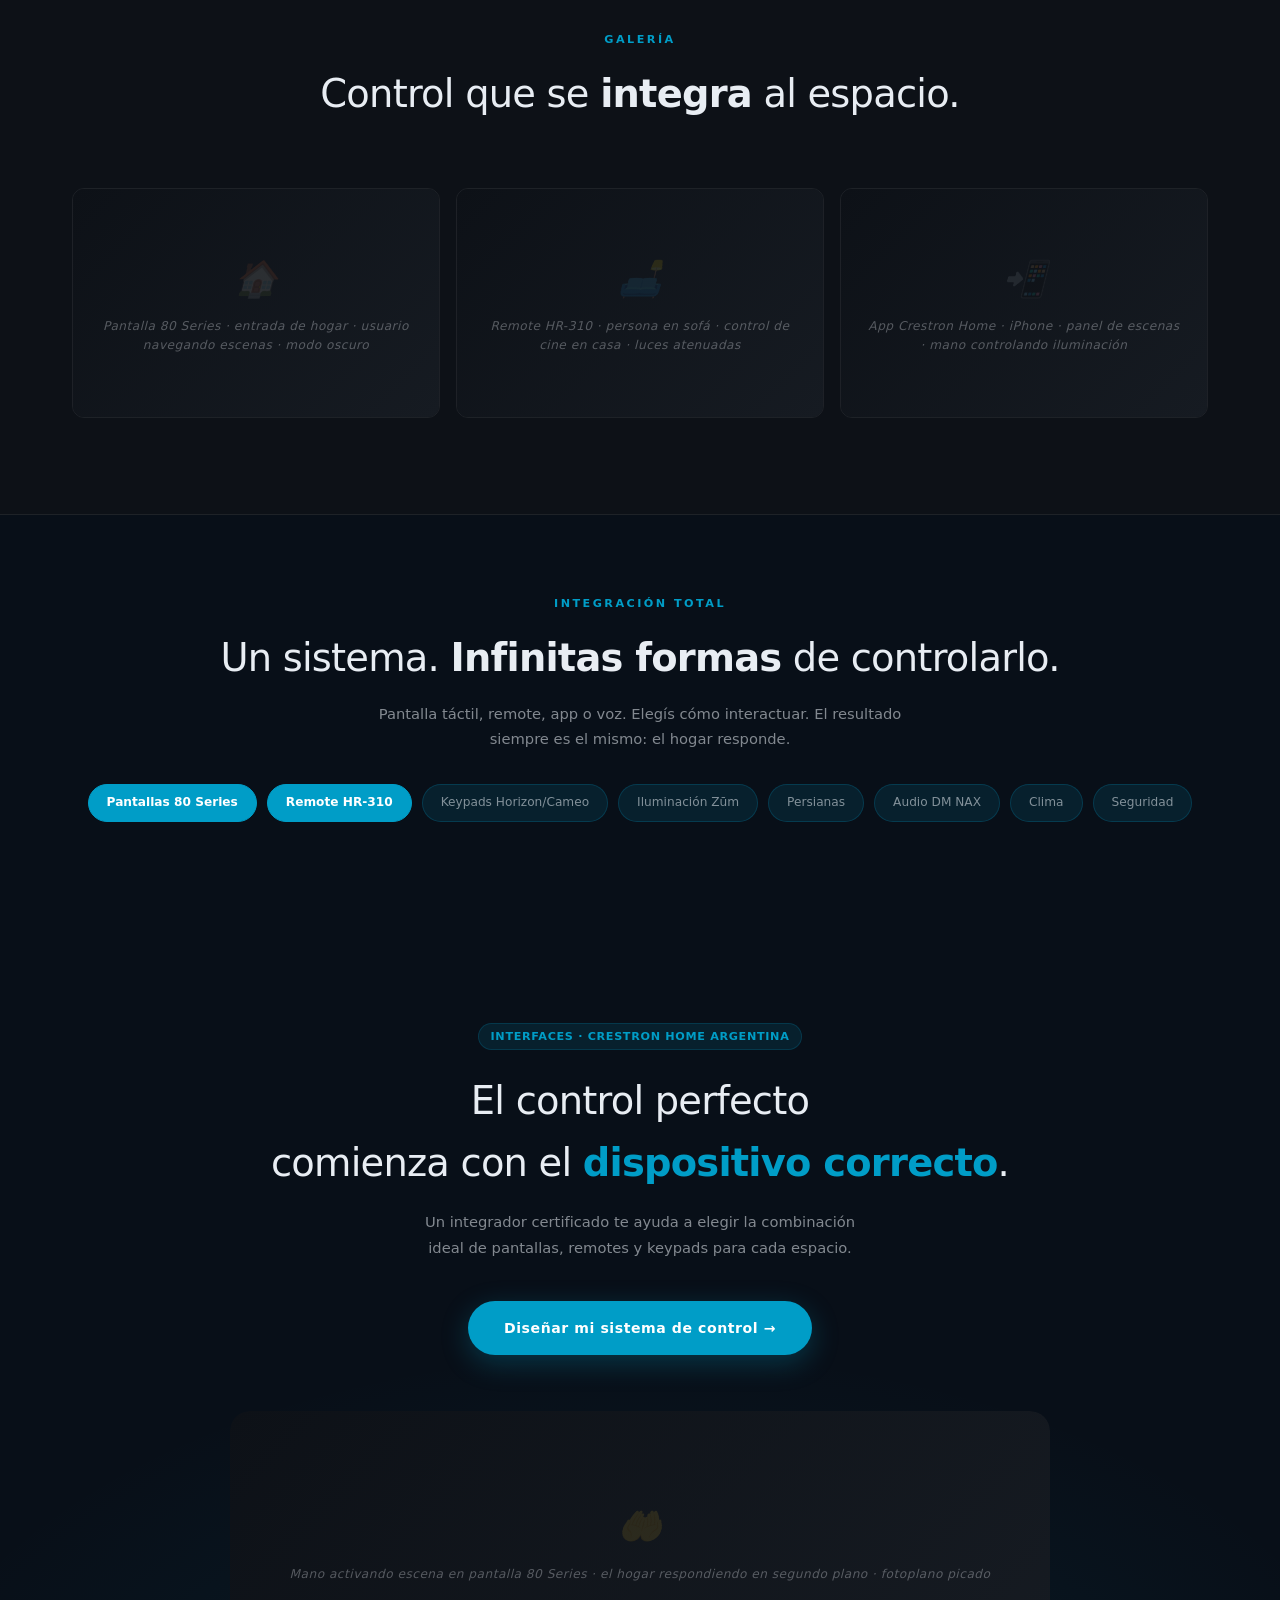
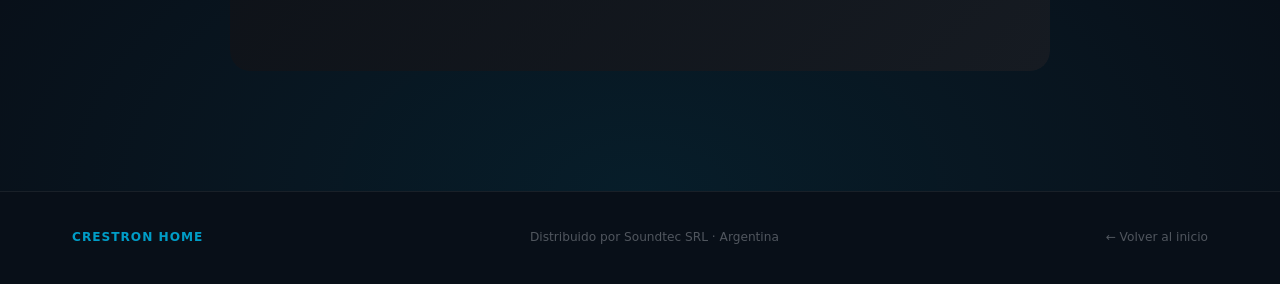
<file: microsite-interfaces.html>
<!DOCTYPE html>
<html lang="es">
<head>
<meta charset="UTF-8">
<meta name="viewport" content="width=device-width,initial-scale=1.0">
<title>Crestron Home — Pantallas Táctiles &amp; Controles</title>
<link rel="stylesheet" href="microsite.css">
<style>
/* ── Touch Screen Device ── */
.ts-device-wrap {
  display:flex; flex-direction:column; align-items:center; gap:0; user-select:none;
}
.ts-device {
  width:280px; background:#111418;
  border-radius:20px; overflow:hidden;
  box-shadow:0 32px 80px rgba(0,0,0,.8);
  border:1px solid rgba(255,255,255,.08);
  position:relative;
}
.ts-status-bar {
  height:32px; background:#0d1117;
  display:flex; align-items:center; justify-content:space-between;
  padding:0 16px; font-size:.62rem; color:rgba(232,237,243,.4);
  border-bottom:1px solid rgba(255,255,255,.05);
}
.ts-screen {
  padding:0; min-height:200px; position:relative; overflow:hidden;
}
.ts-panel {
  display:none; padding:16px; animation:fadePanel .25s ease;
}
.ts-panel.active { display:block; }
@keyframes fadePanel { from{opacity:0;transform:translateY(6px)} to{opacity:1;transform:none} }

/* ── Panel content ── */
.ts-panel-title { font-size:.72rem; font-weight:700; letter-spacing:.14em; text-transform:uppercase; color:var(--ms-accent); margin-bottom:14px; }
.ts-control-row { display:flex; align-items:center; justify-content:space-between; padding:10px 0; border-bottom:1px solid rgba(255,255,255,.05); }
.ts-control-row:last-child { border-bottom:none; }
.ts-ctrl-label { font-size:.74rem; color:rgba(232,237,243,.7); display:flex; align-items:center; gap:8px; }
.ts-toggle {
  width:38px; height:20px; border-radius:10px; background:rgba(255,255,255,.1);
  position:relative; cursor:pointer; transition:background .22s; flex-shrink:0;
}
.ts-toggle.on { background:var(--ms-accent); }
.ts-toggle::after {
  content:''; position:absolute;
  width:16px; height:16px; border-radius:50%;
  background:#fff; top:2px; left:2px;
  transition:left .22s;
}
.ts-toggle.on::after { left:20px; }
.ts-mini-slider {
  -webkit-appearance:none; height:3px; border-radius:2px;
  background:rgba(255,255,255,.1); outline:none; cursor:pointer; width:80px;
}
.ts-mini-slider::-webkit-slider-thumb {
  -webkit-appearance:none; width:12px; height:12px; border-radius:50%;
  background:var(--ms-accent); cursor:pointer;
}
.ts-mini-val { font-size:.7rem; color:var(--ms-accent); min-width:28px; text-align:right; }

/* ── Bottom nav of device ── */
.ts-nav-bar {
  display:flex; background:#0a0f15; border-top:1px solid rgba(255,255,255,.06);
}
.ts-nav-btn {
  flex:1; padding:12px 4px; border:none; background:transparent;
  font-size:.58rem; color:rgba(232,237,243,.35);
  cursor:pointer; transition:color .2s; text-align:center;
  display:flex; flex-direction:column; align-items:center; gap:3px;
}
.ts-nav-btn .ts-nav-ico { font-size:1rem; }
.ts-nav-btn.active { color:var(--ms-accent); }
.ts-nav-btn:hover { color:var(--ms-text2); }

/* ── Device stand ── */
.ts-stand {
  width:60px; height:16px;
  background:linear-gradient(180deg,#1a1e24,#0f1216);
  border-radius:0 0 6px 6px;
}
.ts-base {
  width:100px; height:6px;
  background:#0d1015; border-radius:4px;
  margin-top:-1px;
}

/* ── Remote ── */
.remote-device {
  width:80px; background:#131820;
  border-radius:24px; padding:20px 12px;
  box-shadow:0 24px 60px rgba(0,0,0,.7);
  border:1px solid rgba(255,255,255,.06);
  display:flex; flex-direction:column; align-items:center; gap:8px;
}
.remote-btn {
  width:42px; height:42px; border-radius:50%;
  border:1px solid rgba(255,255,255,.1);
  background:rgba(255,255,255,.04);
  cursor:pointer; transition:all .2s;
  display:flex; align-items:center; justify-content:center;
  font-size:.8rem; color:var(--ms-text2);
}
.remote-btn:hover { background:var(--ms-accent-dim); border-color:var(--ms-accent); color:var(--ms-accent); }
.remote-btn.remote-center {
  width:52px; height:52px; background:var(--ms-accent);
  border-color:var(--ms-accent); color:#fff; font-size:1rem;
}
.remote-btn.remote-center:hover { background:var(--ms-accent2); }
.remote-nav { display:grid; grid-template-columns:1fr 1fr 1fr; gap:4px; }
.remote-nav-btn {
  width:100%; aspect-ratio:1; border-radius:8px;
  border:1px solid rgba(255,255,255,.08);
  background:rgba(255,255,255,.04);
  cursor:pointer; transition:all .2s;
  display:flex; align-items:center; justify-content:center;
  font-size:.8rem; color:var(--ms-text2);
}
.remote-nav-btn:hover { background:var(--ms-accent-dim); border-color:var(--ms-accent); }
.remote-label { font-size:.52rem; color:rgba(255,255,255,.2); letter-spacing:.06em; text-transform:uppercase; text-align:center; margin-top:4px; }

/* ── Product tabs ── */
.ts-panels-wrap { position:relative; }
</style>
  <link rel="stylesheet" href="admin.css">
  <link rel="stylesheet" href="annotations.css">
</head>
<body class="ms-body">

<nav class="ms-nav">
  <a class="ms-nav-back" href="index.html">← Volver al inicio</a>
  <div class="ms-nav-sep"></div>
  <div class="ms-nav-badge">Crestron Home Ecosystem</div>
  <span class="ms-nav-cat">Pantallas &amp; Controles</span>
</nav>

<!-- HERO -->
<section class="ms-hero" style="background:radial-gradient(ellipse 70% 55% at 65% 45%,rgba(0,157,199,.09),transparent),linear-gradient(160deg,#080f18 50%,#08111c);">
  <div class="ms-hero-noise"></div>
  <div class="ms-hero-content">
    <div class="ms-hero-label">Micrositio · Pantallas Táctiles &amp; Controles</div>
    <h1 class="ms-hero-title">Todo el hogar<br>en la palma<br><strong>de tu mano</strong>.</h1>
    <p class="ms-hero-sub">Pantallas táctiles de alta resolución, controles remotos ergonómicos y la interfaz unificada del Crestron Home OS en cada dispositivo. Una sola experiencia, en cualquier forma.</p>
    <a href="#demo-pantalla" class="ms-hero-cta">Ver la interfaz en vivo</a>
  </div>
  <div class="ms-hero-visual">
    <div class="ms-hero-visual-content">
      <!-- imagen: pantalla táctil 80 Series montada en pared · cocina moderna · interfaz de Crestron Home OS -->
      <div class="ms-img-ph">
        <div class="ms-img-ph-icon">📱</div>
        <span>Pantalla 80 Series · pared de cocina moderna · interfaz Crestron Home OS · modo oscuro</span>
      </div>
    </div>
  </div>
</section>

<!-- BENEFITS -->
<section class="ms-section ms-reveal">
  <div class="ms-sh">
    <div class="ms-sh-label">Pantallas y controles</div>
    <h2 class="ms-sh-title">La interfaz que <strong>no necesita</strong> manual.</h2>
    <p class="ms-sh-sub">El Crestron Home OS es el mismo en todos los dispositivos. Aprendés uno y sabés usar todos.</p>
  </div>
  <div class="ms-grid-4">
    <div class="ms-card ms-reveal">
      <div class="ms-card-icon">✨</div>
      <div class="ms-card-title">Alta resolución</div>
      <div class="ms-card-text">Pantallas HDMI nítidas con respuesta táctil precisa. La imagen es tan buena que se ve como una obra de arte en la pared.</div>
    </div>
    <div class="ms-card ms-reveal">
      <div class="ms-card-icon">🏗️</div>
      <div class="ms-card-title">Enrasado o de mesa</div>
      <div class="ms-card-text">Montaje flush en la pared o sobre la mesada. Ambas opciones con el mismo acabado premium y el mismo sistema operativo.</div>
    </div>
    <div class="ms-card ms-reveal">
      <div class="ms-card-icon">🎙️</div>
      <div class="ms-card-title">Micrófono integrado</div>
      <div class="ms-card-text">Control por voz y función de intercomunicador entre habitaciones desde la misma pantalla. Sin hardware adicional.</div>
    </div>
    <div class="ms-card ms-reveal">
      <div class="ms-card-icon">🔄</div>
      <div class="ms-card-title">OS unificado</div>
      <div class="ms-card-text">La misma interfaz en pantallas, remotes y app móvil. El usuario nunca se desorientan, sin importar desde dónde controla.</div>
    </div>
  </div>
</section>

<!-- INTERACTIVE DEMO -->
<div class="ms-section-dark">
<section class="ms-section" id="demo-pantalla">
  <div class="ms-sh ms-reveal">
    <div class="ms-sh-label">Demo interactivo · Crestron Home OS</div>
    <h2 class="ms-sh-title">Tocá los íconos para <strong>navegar los paneles</strong>.</h2>
    <p class="ms-sh-sub">Así se ve el sistema real. La misma fluidez, la misma lógica, en cada dispositivo Crestron.</p>
  </div>

  <div class="ms-grid-2" style="align-items:center; gap:56px;">
    <!-- Touch Screen -->
    <div style="display:flex;flex-direction:column;align-items:center;" class="ms-reveal">
      <div class="ms-config-label" style="margin-bottom:16px;text-align:center;">Pantalla 80 Series · Montaje en pared</div>
      <div class="ts-device-wrap">
        <div class="ts-device" id="ts-device">
          <div class="ts-status-bar">
            <span>14:32</span>
            <span>Crestron Home</span>
            <span>22°C · ☁️</span>
          </div>
          <div class="ts-screen">
            <!-- Luces panel -->
            <div class="ts-panel active" id="tsp-luces">
              <div class="ts-panel-title">💡 Iluminación</div>
              <div class="ts-control-row">
                <span class="ts-ctrl-label">🛋️ Living</span>
                <input class="ts-mini-slider" type="range" min="0" max="100" value="80" oninput="this.nextElementSibling.textContent=this.value+'%'">
                <span class="ts-mini-val">80%</span>
              </div>
              <div class="ts-control-row">
                <span class="ts-ctrl-label">🍳 Cocina</span>
                <input class="ts-mini-slider" type="range" min="0" max="100" value="60" oninput="this.nextElementSibling.textContent=this.value+'%'">
                <span class="ts-mini-val">60%</span>
              </div>
              <div class="ts-control-row">
                <span class="ts-ctrl-label">🛏️ Dormitorio</span>
                <input class="ts-mini-slider" type="range" min="0" max="100" value="0" oninput="this.nextElementSibling.textContent=this.value+'%'">
                <span class="ts-mini-val">0%</span>
              </div>
              <div class="ts-control-row">
                <span class="ts-ctrl-label">🌿 Terraza</span>
                <div class="ts-toggle on" onclick="this.classList.toggle('on')"></div>
              </div>
            </div>
            <!-- Persianas panel -->
            <div class="ts-panel" id="tsp-persianas">
              <div class="ts-panel-title">🪟 Persianas</div>
              <div class="ts-control-row">
                <span class="ts-ctrl-label">🛋️ Living</span>
                <input class="ts-mini-slider" type="range" min="0" max="100" value="45" oninput="this.nextElementSibling.textContent=this.value+'%'">
                <span class="ts-mini-val">45%</span>
              </div>
              <div class="ts-control-row">
                <span class="ts-ctrl-label">🛏️ Dormitorio</span>
                <input class="ts-mini-slider" type="range" min="0" max="100" value="100" oninput="this.nextElementSibling.textContent=this.value+'%'">
                <span class="ts-mini-val">100%</span>
              </div>
              <div class="ts-control-row">
                <span class="ts-ctrl-label">🏢 Oficina</span>
                <input class="ts-mini-slider" type="range" min="0" max="100" value="0" oninput="this.nextElementSibling.textContent=this.value+'%'">
                <span class="ts-mini-val">0%</span>
              </div>
              <div class="ts-control-row">
                <span class="ts-ctrl-label">Todas</span>
                <div style="display:flex;gap:6px;">
                  <button onclick="setAllShades(0)" style="padding:4px 8px;border-radius:4px;border:1px solid var(--ms-border);background:transparent;color:var(--ms-text3);font-size:.65rem;cursor:pointer;">↑ Subir</button>
                  <button onclick="setAllShades(100)" style="padding:4px 8px;border-radius:4px;border:1px solid var(--ms-border);background:transparent;color:var(--ms-text3);font-size:.65rem;cursor:pointer;">↓ Bajar</button>
                </div>
              </div>
            </div>
            <!-- Audio panel -->
            <div class="ts-panel" id="tsp-audio">
              <div class="ts-panel-title">🔊 Audio</div>
              <div class="ts-control-row">
                <span class="ts-ctrl-label">🎵 Living</span>
                <input class="ts-mini-slider" type="range" min="0" max="100" value="65" oninput="this.nextElementSibling.textContent=this.value+'%'">
                <span class="ts-mini-val">65%</span>
              </div>
              <div class="ts-control-row">
                <span class="ts-ctrl-label">🎶 Cocina</span>
                <div class="ts-toggle" onclick="this.classList.toggle('on')"></div>
              </div>
              <div class="ts-control-row">
                <span class="ts-ctrl-label">Fuente</span>
                <span style="font-size:.7rem;color:var(--ms-accent);">Spotify</span>
              </div>
              <div class="ts-control-row">
                <span class="ts-ctrl-label" style="flex:1;"></span>
                <div style="display:flex;gap:8px;">
                  <button style="background:transparent;border:none;color:var(--ms-text2);font-size:.9rem;cursor:pointer;">⏮</button>
                  <button style="background:var(--ms-accent);border:none;color:#fff;width:28px;height:28px;border-radius:50%;cursor:pointer;">⏸</button>
                  <button style="background:transparent;border:none;color:var(--ms-text2);font-size:.9rem;cursor:pointer;">⏭</button>
                </div>
              </div>
            </div>
            <!-- Clima panel -->
            <div class="ts-panel" id="tsp-clima">
              <div class="ts-panel-title">🌡️ Clima</div>
              <div class="ts-control-row">
                <span class="ts-ctrl-label">Temperatura</span>
                <span style="font-size:1rem;font-weight:600;color:var(--ms-text);" id="ts-temp-disp">22°C</span>
              </div>
              <div class="ts-control-row">
                <span class="ts-ctrl-label">Objetivo</span>
                <input class="ts-mini-slider" type="range" min="16" max="30" value="20" oninput="document.getElementById('ts-setpt').textContent=this.value+'°C'">
                <span class="ts-mini-val" id="ts-setpt">20°C</span>
              </div>
              <div class="ts-control-row">
                <span class="ts-ctrl-label">Modo</span>
                <span style="font-size:.72rem;color:var(--ms-accent);">❄️ Enfriando</span>
              </div>
              <div class="ts-control-row">
                <span class="ts-ctrl-label">Humedad</span>
                <span style="font-size:.72rem;color:var(--ms-text3);">55%</span>
              </div>
            </div>
            <!-- Seguridad panel -->
            <div class="ts-panel" id="tsp-seguridad">
              <div class="ts-panel-title">🔐 Seguridad</div>
              <div class="ts-control-row">
                <span class="ts-ctrl-label">🚪 Puerta principal</span>
                <span style="font-size:.72rem;font-weight:600;color:rgba(255,120,120,.8);">BLOQUEADA</span>
              </div>
              <div class="ts-control-row">
                <span class="ts-ctrl-label">🚗 Garaje</span>
                <div class="ts-toggle on" onclick="this.classList.toggle('on')"></div>
              </div>
              <div class="ts-control-row">
                <span class="ts-ctrl-label">📹 Cámara</span>
                <span style="font-size:.72rem;color:#00e5a0;">● Activa</span>
              </div>
              <div class="ts-control-row">
                <span class="ts-ctrl-label">🔔 Alarma</span>
                <div class="ts-toggle" onclick="this.classList.toggle('on')"></div>
              </div>
            </div>
          </div>
          <div class="ts-nav-bar">
            <button class="ts-nav-btn active" id="tnb-luces" onclick="switchPanel('luces',this)">
              <span class="ts-nav-ico">💡</span>Luces
            </button>
            <button class="ts-nav-btn" id="tnb-persianas" onclick="switchPanel('persianas',this)">
              <span class="ts-nav-ico">🪟</span>Persianas
            </button>
            <button class="ts-nav-btn" id="tnb-audio" onclick="switchPanel('audio',this)">
              <span class="ts-nav-ico">🔊</span>Audio
            </button>
            <button class="ts-nav-btn" id="tnb-clima" onclick="switchPanel('clima',this)">
              <span class="ts-nav-ico">🌡️</span>Clima
            </button>
            <button class="ts-nav-btn" id="tnb-seguridad" onclick="switchPanel('seguridad',this)">
              <span class="ts-nav-ico">🔐</span>Accesos
            </button>
          </div>
        </div>
        <div class="ts-stand"></div>
        <div class="ts-base"></div>
      </div>
    </div>

    <!-- Remote + info -->
    <div class="ms-reveal">
      <div class="ms-grid-2" style="gap:24px; align-items:start; margin-bottom:32px;">
        <div style="display:flex;flex-direction:column;align-items:center;">
          <div class="ms-config-label" style="margin-bottom:12px;text-align:center;">Control remoto</div>
          <div class="remote-device">
            <div class="remote-label">CRESTRON</div>
            <div class="remote-nav">
              <div></div>
              <div class="remote-nav-btn" onclick="flashBtn(this)">▲</div>
              <div></div>
              <div class="remote-nav-btn" onclick="flashBtn(this)">◀</div>
              <div class="remote-nav-btn" style="background:var(--ms-accent);border-color:var(--ms-accent);color:#fff;" onclick="flashBtn(this)">OK</div>
              <div class="remote-nav-btn" onclick="flashBtn(this)">▶</div>
              <div></div>
              <div class="remote-nav-btn" onclick="flashBtn(this)">▼</div>
              <div></div>
            </div>
            <div style="display:flex;gap:8px;margin-top:4px;">
              <div class="remote-nav-btn" style="width:100%;border-radius:6px;font-size:.65rem;flex:1;" onclick="flashBtn(this)">🏠</div>
              <div class="remote-nav-btn" style="width:100%;border-radius:6px;font-size:.65rem;flex:1;" onclick="flashBtn(this)">⬅</div>
            </div>
            <div style="height:1px;background:rgba(255,255,255,.05);width:100%;"></div>
            <div style="display:grid;grid-template-columns:1fr 1fr;gap:6px;width:100%;">
              <button class="remote-btn" style="width:100%;height:28px;border-radius:6px;font-size:.6rem;" onclick="flashBtn(this)">💡</button>
              <button class="remote-btn" style="width:100%;height:28px;border-radius:6px;font-size:.6rem;" onclick="flashBtn(this)">🪟</button>
              <button class="remote-btn" style="width:100%;height:28px;border-radius:6px;font-size:.6rem;" onclick="flashBtn(this)">🔊</button>
              <button class="remote-btn" style="width:100%;height:28px;border-radius:6px;font-size:.6rem;" onclick="flashBtn(this)">🌡️</button>
            </div>
            <div class="remote-label" style="margin-top:4px;">HR-310</div>
          </div>
        </div>
        <div>
          <div class="ms-config-label">Crestron Home OS</div>
          <div class="ms-config-title" style="font-size:1.1rem;">Una sola interfaz.<br>Todos los dispositivos.</div>
          <div class="ms-divider"></div>
          <ul style="list-style:none;padding:0;font-size:.8rem;color:var(--ms-text2);line-height:2.2;">
            <li>✓ App móvil iOS y Android</li>
            <li>✓ Pantallas táctiles 80 Series</li>
            <li>✓ Control remoto HR-310</li>
            <li>✓ Keypads Horizon y Cameo</li>
            <li>✓ Amazon Alexa / Apple Siri</li>
            <li>✓ Google Home</li>
          </ul>
        </div>
      </div>

      <div style="padding:24px;background:var(--ms-accent-dim);border:1px solid var(--ms-border2);border-radius:var(--ms-radius);">
        <div class="ms-config-label" style="margin-bottom:8px;">Escenas rápidas desde la pantalla</div>
        <div class="ms-scenes" style="margin:0;">
          <button class="ms-scene-btn" onclick="this.classList.toggle('active')">🌙 Noche</button>
          <button class="ms-scene-btn" onclick="this.classList.toggle('active')">🎬 Cine</button>
          <button class="ms-scene-btn" onclick="this.classList.toggle('active')">🌅 Amanecer</button>
          <button class="ms-scene-btn" onclick="this.classList.toggle('active')">💼 Reunión</button>
          <button class="ms-scene-btn" onclick="this.classList.toggle('active')">🎉 Fiesta</button>
        </div>
      </div>
    </div>
  </div>
</section>
</div>

<!-- PRODUCT LINE -->
<section class="ms-section ms-reveal">
  <div class="ms-sh">
    <div class="ms-sh-label">Línea de productos</div>
    <h2 class="ms-sh-title">El dispositivo correcto<br>para <strong>cada lugar</strong>.</h2>
  </div>
  <div class="ms-grid-3" style="gap:20px;">
    <div class="ms-card ms-reveal">
      <div class="ms-card-icon">🖥️</div>
      <div class="ms-card-title">80 Series Touch Screen</div>
      <div class="ms-card-text">Pantalla táctil de alta resolución con montaje enrasado. Micrófono, altavoz y cámara integrados. Ideal para halls, cocinas y salones.</div>
    </div>
    <div class="ms-card ms-reveal">
      <div class="ms-card-icon">📱</div>
      <div class="ms-card-title">App Crestron Home</div>
      <div class="ms-card-text">Control completo desde smartphone o tablet. iOS y Android. La misma interfaz que la pantalla fija, siempre en tu bolsillo.</div>
    </div>
    <div class="ms-card ms-reveal">
      <div class="ms-card-icon">🎮</div>
      <div class="ms-card-title">Remote HR-310</div>
      <div class="ms-card-text">Control remoto ergonómico con botones retroiluminados. Diseñado para el sofá. Respuesta háptica y duración de batería excepcional.</div>
    </div>
  </div>
</section>

<!-- GALLERY -->
<div class="ms-section-dark">
<section class="ms-section ms-reveal">
  <div class="ms-sh">
    <div class="ms-sh-label">Galería</div>
    <h2 class="ms-sh-title">Control que se <strong>integra</strong> al espacio.</h2>
  </div>
  <div class="ms-grid-3" style="gap:16px;">
    <div class="ms-img-ph-ratio ms-reveal">
      <div class="ms-img-ph"><div class="ms-img-ph-icon">🏠</div><span>Pantalla 80 Series · entrada de hogar · usuario navegando escenas · modo oscuro</span></div>
    </div>
    <div class="ms-img-ph-ratio ms-reveal">
      <div class="ms-img-ph"><div class="ms-img-ph-icon">🛋️</div><span>Remote HR-310 · persona en sofá · control de cine en casa · luces atenuadas</span></div>
    </div>
    <div class="ms-img-ph-ratio ms-reveal">
      <div class="ms-img-ph"><div class="ms-img-ph-icon">📲</div><span>App Crestron Home · iPhone · panel de escenas · mano controlando iluminación</span></div>
    </div>
  </div>
</section>
</div>

<!-- ECOSYSTEM -->
<div class="ms-ecosystem ms-reveal">
  <div class="ms-sh-label">Integración total</div>
  <h2 class="ms-sh-title" style="margin-bottom:12px;">Un sistema. <strong>Infinitas formas</strong> de controlarlo.</h2>
  <p class="ms-sh-sub">Pantalla táctil, remote, app o voz. Elegís cómo interactuar. El resultado siempre es el mismo: el hogar responde.</p>
  <div class="ms-eco-chips">
    <span class="ms-chip current">Pantallas 80 Series</span>
    <span class="ms-chip current">Remote HR-310</span>
    <span class="ms-chip">Keypads Horizon/Cameo</span>
    <span class="ms-chip">Iluminación Zūm</span>
    <span class="ms-chip">Persianas</span>
    <span class="ms-chip">Audio DM NAX</span>
    <span class="ms-chip">Clima</span>
    <span class="ms-chip">Seguridad</span>
  </div>
</div>

<!-- CTA -->
<section class="ms-cta ms-reveal">
  <div class="ms-cta-inner">
    <div class="ms-tag" style="margin:0 auto 20px;">Interfaces · Crestron Home Argentina</div>
    <h2 class="ms-cta-title">El control perfecto<br>comienza con el <strong>dispositivo correcto</strong>.</h2>
    <p class="ms-cta-sub">Un integrador certificado te ayuda a elegir la combinación ideal de pantallas, remotes y keypads para cada espacio.</p>
    <a href="index.html#contacto" class="ms-cta-btn">Diseñar mi sistema de control →</a>
    <div class="ms-cta-img-wrap">
      <!-- imagen aspiracional: mano tocando pantalla 80 Series, interfaz de escenas visible, iluminación perfecta al fondo -->
      <div class="ms-img-ph" style="height:260px;border-radius:var(--ms-radius-lg);">
        <div class="ms-img-ph-icon">🤲</div>
        <span>Mano activando escena en pantalla 80 Series · el hogar respondiendo en segundo plano · fotoplano picado</span>
      </div>
    </div>
  </div>
</section>

<footer class="ms-footer">
  <span class="ms-footer-brand">CRESTRON HOME</span>
  <span>Distribuido por Soundtec SRL · Argentina</span>
  <a href="index.html" style="color:var(--ms-text3);text-decoration:none;">← Volver al inicio</a>
</footer>

<script>
function switchPanel(name, btn) {
  document.querySelectorAll('.ts-panel').forEach(p => p.classList.remove('active'));
  document.querySelectorAll('.ts-nav-btn').forEach(b => b.classList.remove('active'));
  document.getElementById('tsp-' + name).classList.add('active');
  btn.classList.add('active');
}

function setAllShades(val) {
  document.querySelectorAll('#tsp-persianas .ts-mini-slider').forEach(s => {
    s.value = val;
    s.nextElementSibling.textContent = val + '%';
  });
}

function flashBtn(el) {
  const orig = el.style.background;
  el.style.background = 'rgba(0,157,199,.35)';
  setTimeout(() => el.style.background = orig, 200);
}

const obs = new IntersectionObserver(entries => entries.forEach(e => { if(e.isIntersecting) e.target.classList.add('visible'); }), {threshold:.12});
document.querySelectorAll('.ms-reveal').forEach(el => obs.observe(el));
</script>
  <script src="config.js"></script>
  <script src="admin.js"></script>
  <script src="annotations.js"></script>
</body>
</html>
</file>
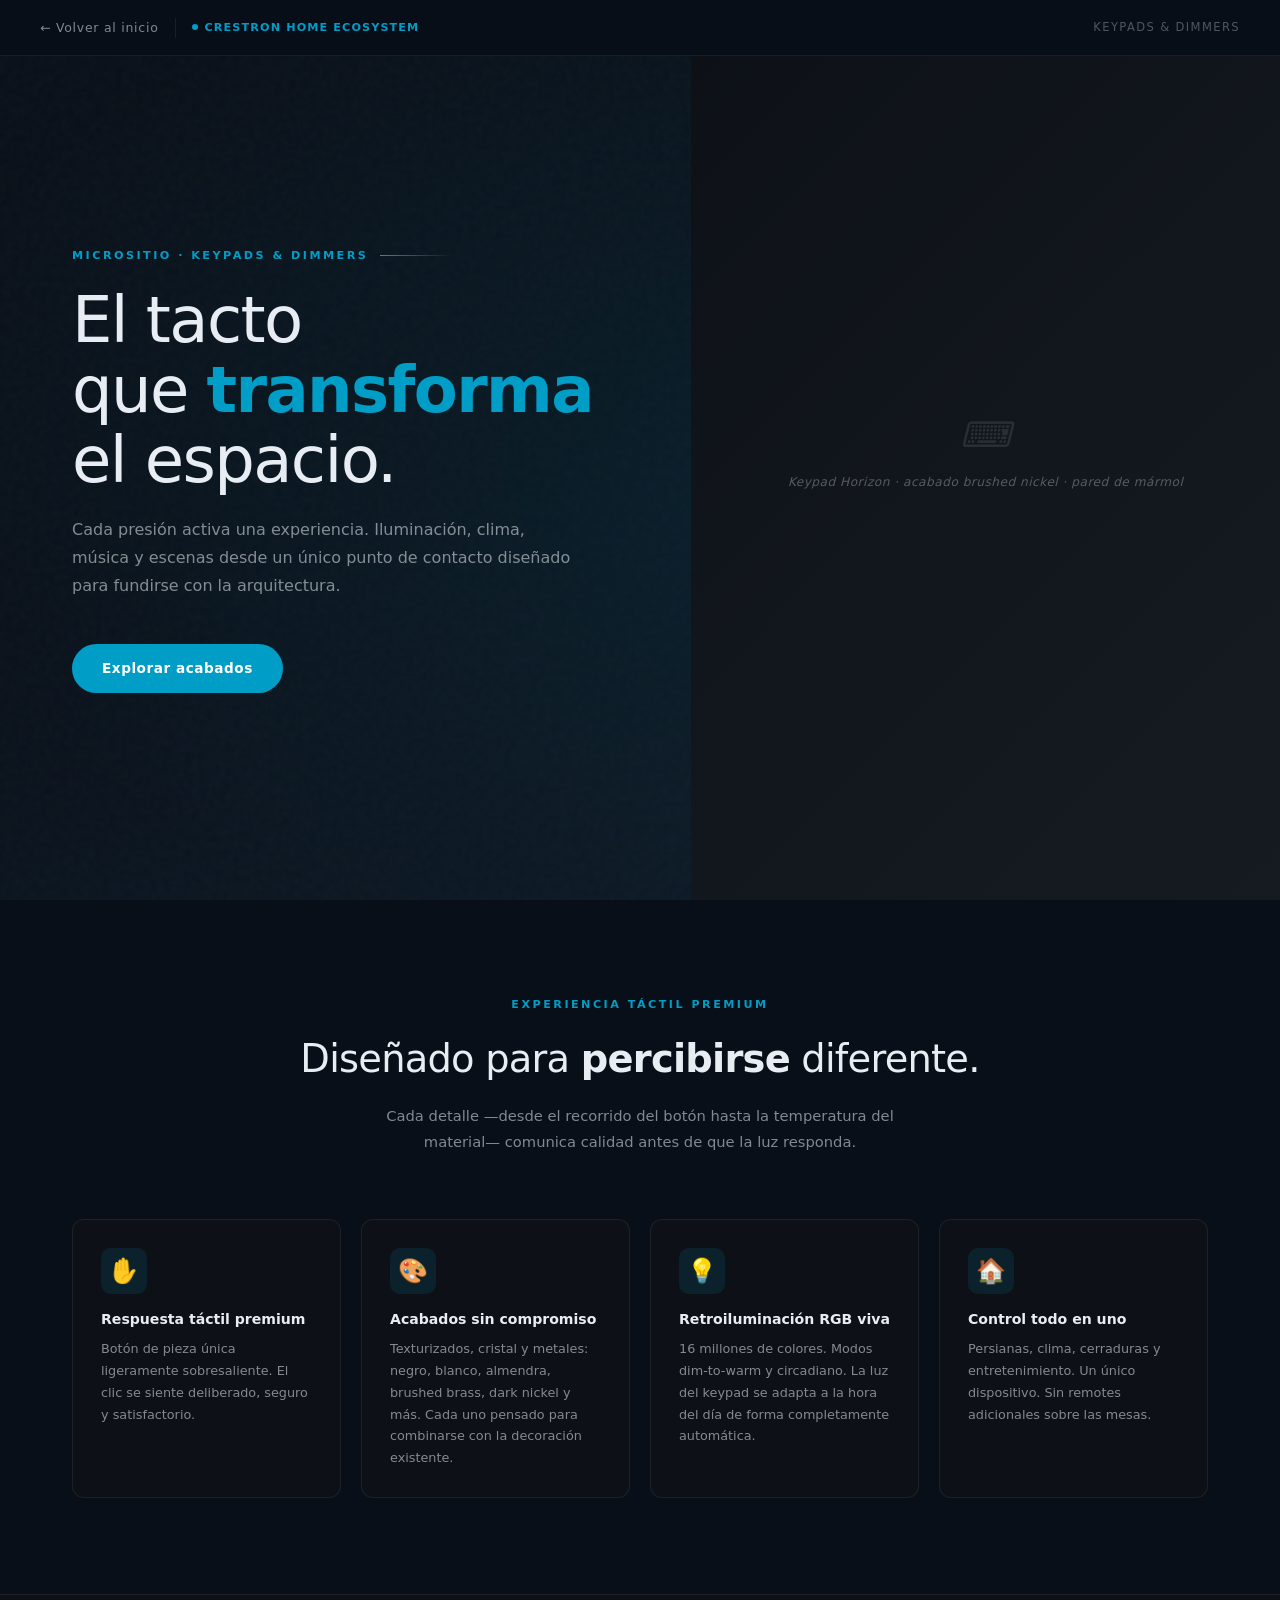
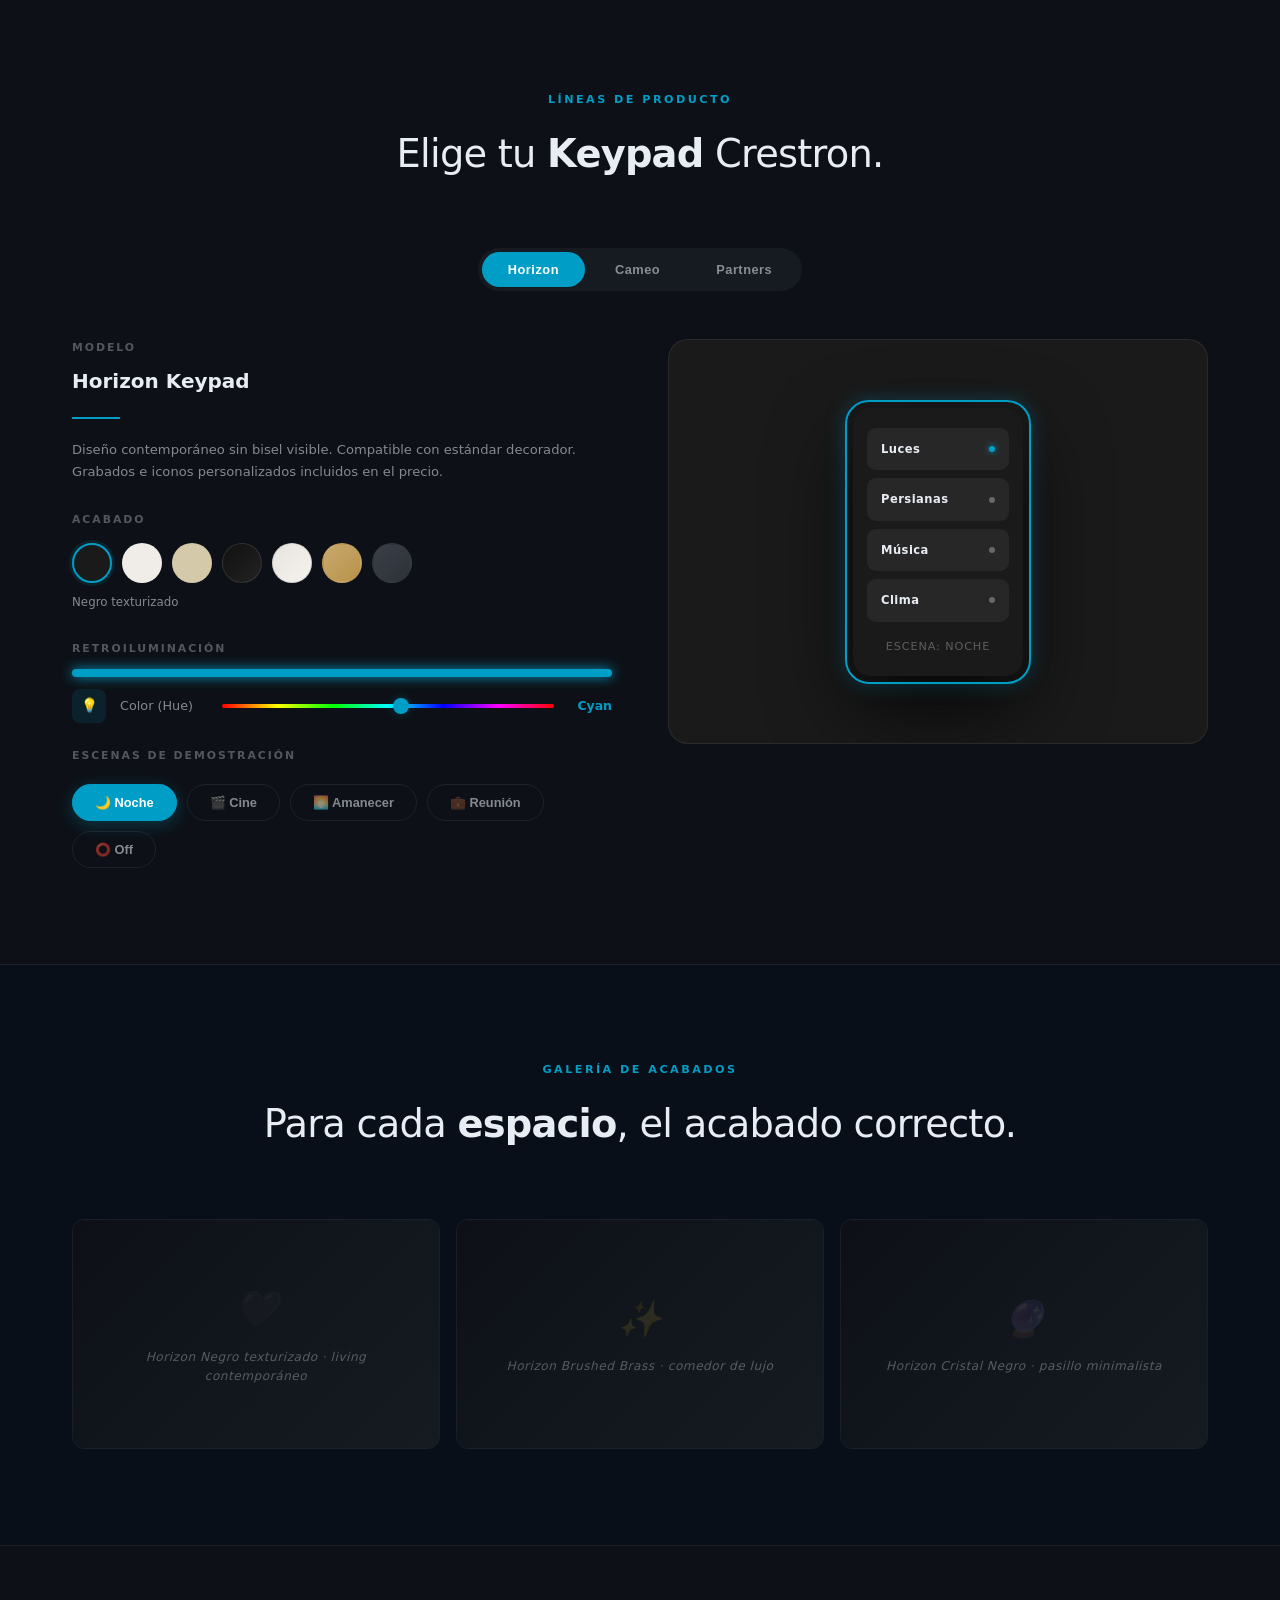
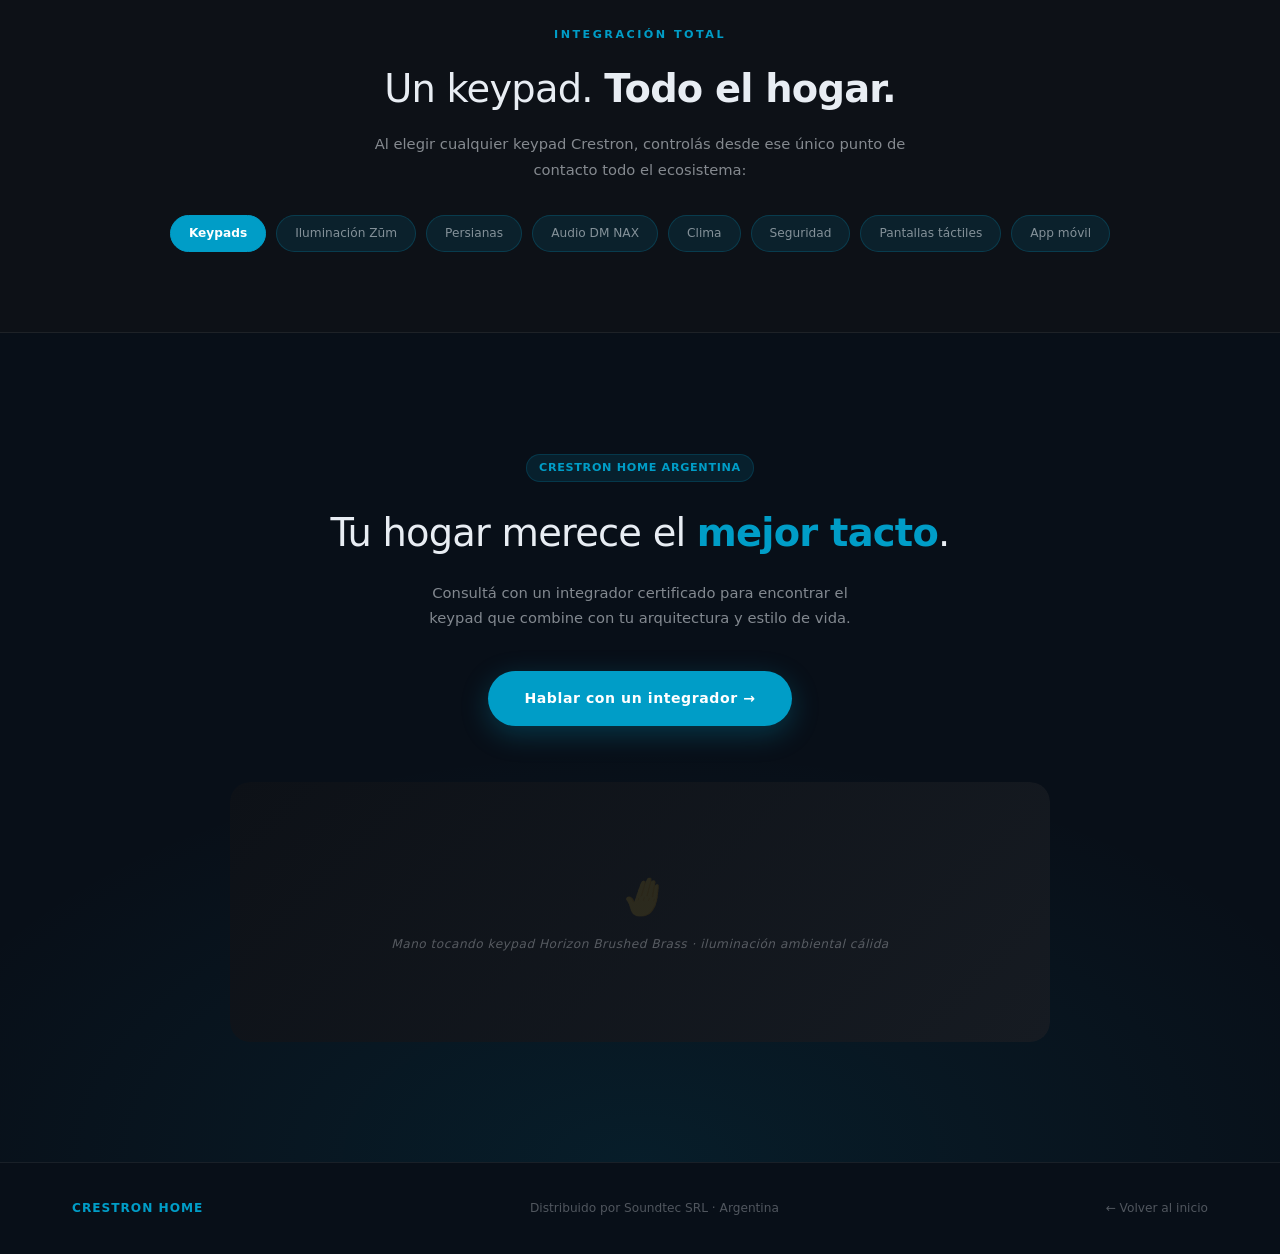
<file: microsite-keypads.html>
<!DOCTYPE html>
<html lang="es">
<head>
<meta charset="UTF-8">
<meta name="viewport" content="width=device-width,initial-scale=1.0">
<title>Crestron Home — Keypads & Dimmers</title>
<link rel="stylesheet" href="microsite.css">
<style>
/* ── Keypad Visual ── */
.kp-device {
  width:170px; position:relative;
  border-radius:18px; padding:20px 14px;
  box-shadow:0 32px 80px rgba(0,0,0,.75);
  transition:background .35s ease;
  display:flex; flex-direction:column; gap:8px;
  margin:0 auto;
}
.kp-btn {
  width:100%; padding:12px 14px;
  border-radius:9px; border:none;
  font-size:.72rem; font-weight:600; letter-spacing:.04em;
  cursor:pointer; transition:all .2s;
  display:flex; align-items:center; justify-content:space-between;
  color:#e8edf3;
}
.kp-btn:hover { filter:brightness(1.15); }
.kp-btn-led { width:6px; height:6px; border-radius:50%; background:rgba(255,255,255,.3); }
.kp-btn-led.on { background:var(--ms-accent); box-shadow:0 0 6px var(--ms-accent); }
.kp-label {
  font-size:.7rem; color:var(--ms-text3); text-align:center; margin-top:8px;
  letter-spacing:.08em; text-transform:uppercase;
}
.kp-backlight-ring {
  position:absolute; inset:-8px; border-radius:24px;
  border:2px solid transparent; pointer-events:none;
  transition:border-color .35s;
}

/* ── Cameo buttons ── */
.cameo-wrap { display:flex; align-items:center; justify-content:center; gap:24px; flex-wrap:wrap; }
.cameo-device {
  width:120px; border-radius:14px; padding:16px 10px;
  background:#1e1e1e; box-shadow:0 20px 60px rgba(0,0,0,.7);
  display:flex; flex-direction:column; gap:6px;
  transition:all .25s;
}
.cameo-rocker {
  width:100%; height:38px; border-radius:7px; border:none;
  background:rgba(255,255,255,.06);
  cursor:pointer; transition:background .2s;
  position:relative;
}
.cameo-rocker::after {
  content:''; position:absolute; left:50%; top:50%; transform:translate(-50%,-50%);
  width:30%; height:2px; background:rgba(255,255,255,.2); border-radius:1px;
}
.cameo-rocker:hover { background:rgba(0,157,199,.15); }
.cameo-color-label {
  font-size:.68rem; color:var(--ms-text3); text-align:center;
  margin-top:6px; letter-spacing:.06em; text-transform:uppercase;
}

/* ── EQ-style backlight preview ── */
.bl-preview {
  width:100%; height:8px; border-radius:4px;
  background:var(--ms-accent);
  transition:background .3s;
  box-shadow:0 0 12px var(--ms-accent);
  margin:12px 0;
}
</style>
  <link rel="stylesheet" href="admin.css">
  <link rel="stylesheet" href="annotations.css">
</head>
<body class="ms-body">

<!-- NAV -->
<nav class="ms-nav">
  <a class="ms-nav-back" href="index.html">← Volver al inicio</a>
  <div class="ms-nav-sep"></div>
  <div class="ms-nav-badge">Crestron Home Ecosystem</div>
  <span class="ms-nav-cat">Keypads &amp; Dimmers</span>
</nav>

<!-- HERO -->
<section class="ms-hero" style="background:radial-gradient(ellipse 80% 60% at 70% 50%,rgba(0,157,199,.1),transparent),linear-gradient(160deg,#080f18 45%,#0c1a28);">
  <div class="ms-hero-noise"></div>
  <div class="ms-hero-content">
    <div class="ms-hero-label">Micrositio · Keypads &amp; Dimmers</div>
    <h1 class="ms-hero-title">El tacto<br>que <strong>transforma</strong><br>el espacio.</h1>
    <p class="ms-hero-sub">Cada presión activa una experiencia. Iluminación, clima, música y escenas desde un único punto de contacto diseñado para fundirse con la arquitectura.</p>
    <a href="#configurador" class="ms-hero-cta">Explorar acabados</a>
  </div>
  <div class="ms-hero-visual">
    <div class="ms-hero-visual-content">
      <!-- imagen: keypad Horizon en acabado brushed nickel, montado en pared de mármol blanco -->
      <div class="ms-img-ph">
        <div class="ms-img-ph-icon">⌨️</div>
        <span>Keypad Horizon · acabado brushed nickel · pared de mármol</span>
      </div>
    </div>
  </div>
</section>

<!-- BENEFITS -->
<section class="ms-section ms-reveal">
  <div class="ms-sh">
    <div class="ms-sh-label">Experiencia táctil premium</div>
    <h2 class="ms-sh-title">Diseñado para <strong>percibirse</strong> diferente.</h2>
    <p class="ms-sh-sub">Cada detalle —desde el recorrido del botón hasta la temperatura del material— comunica calidad antes de que la luz responda.</p>
  </div>
  <div class="ms-grid-4">
    <div class="ms-card ms-reveal">
      <div class="ms-card-icon">✋</div>
      <div class="ms-card-title">Respuesta táctil premium</div>
      <div class="ms-card-text">Botón de pieza única ligeramente sobresaliente. El clic se siente deliberado, seguro y satisfactorio.</div>
    </div>
    <div class="ms-card ms-reveal">
      <div class="ms-card-icon">🎨</div>
      <div class="ms-card-title">Acabados sin compromiso</div>
      <div class="ms-card-text">Texturizados, cristal y metales: negro, blanco, almendra, brushed brass, dark nickel y más. Cada uno pensado para combinarse con la decoración existente.</div>
    </div>
    <div class="ms-card ms-reveal">
      <div class="ms-card-icon">💡</div>
      <div class="ms-card-title">Retroiluminación RGB viva</div>
      <div class="ms-card-text">16 millones de colores. Modos dim-to-warm y circadiano. La luz del keypad se adapta a la hora del día de forma completamente automática.</div>
    </div>
    <div class="ms-card ms-reveal">
      <div class="ms-card-icon">🏠</div>
      <div class="ms-card-title">Control todo en uno</div>
      <div class="ms-card-text">Persianas, clima, cerraduras y entretenimiento. Un único dispositivo. Sin remotes adicionales sobre las mesas.</div>
    </div>
  </div>
</section>

<!-- PRODUCT TABS -->
<div class="ms-section-dark">
<section class="ms-section" id="configurador">
  <div class="ms-sh ms-reveal">
    <div class="ms-sh-label">Líneas de producto</div>
    <h2 class="ms-sh-title">Elige tu <strong>Keypad</strong> Crestron.</h2>
  </div>

  <div class="ms-tabs" role="tablist">
    <button class="ms-tab active" onclick="switchKpTab('horizon',this)">Horizon</button>
    <button class="ms-tab" onclick="switchKpTab('cameo',this)">Cameo</button>
    <button class="ms-tab" onclick="switchKpTab('partners',this)">Partners</button>
  </div>

  <!-- HORIZON PANEL -->
  <div class="ms-panel active" id="kp-horizon">
    <div class="ms-config">
      <div>
        <div class="ms-config-label">Modelo</div>
        <div class="ms-config-title">Horizon Keypad</div>
        <div class="ms-divider"></div>
        <div class="ms-config-desc">Diseño contemporáneo sin bisel visible. Compatible con estándar decorador. Grabados e iconos personalizados incluidos en el precio.</div>

        <div style="margin-top:28px;">
          <div class="ms-config-label">Acabado</div>
          <div class="ms-swatches" id="hz-swatches">
            <div class="ms-swatch active" style="background:#1a1a1a;" data-name="Negro texturizado" data-bg="#1a1a1a" data-btn="rgba(255,255,255,.06)" onclick="setHzFinish(this)"></div>
            <div class="ms-swatch" style="background:#f0ede8;" data-name="Blanco texturizado" data-bg="#f0ede8" data-btn="rgba(0,0,0,.06)" onclick="setHzFinish(this)"></div>
            <div class="ms-swatch" style="background:#d4c9a8;" data-name="Almendra" data-bg="#c8b98a" data-btn="rgba(0,0,0,.07)" onclick="setHzFinish(this)"></div>
            <div class="ms-swatch" style="background:linear-gradient(135deg,#111,#222); border:1px solid rgba(255,255,255,.1)" data-name="Cristal negro" data-bg="#111" data-btn="rgba(255,255,255,.04)" onclick="setHzFinish(this)"></div>
            <div class="ms-swatch" style="background:linear-gradient(135deg,#e8e4e0,#f5f2ee); border:1px solid rgba(0,0,0,.1)" data-name="Cristal blanco" data-bg="#e8e4e0" data-btn="rgba(0,0,0,.04)" onclick="setHzFinish(this)"></div>
            <div class="ms-swatch" style="background:linear-gradient(135deg,#c8a96e,#b8924a);" data-name="Brushed Brass" data-bg="#2a1f0e" data-btn="rgba(200,169,110,.12)" onclick="setHzFinish(this)"></div>
            <div class="ms-swatch" style="background:linear-gradient(135deg,#3a3f47,#2d3239);" data-name="Dark Nickel" data-bg="#1e2228" data-btn="rgba(255,255,255,.06)" onclick="setHzFinish(this)"></div>
          </div>
          <div class="ms-swatch-name" id="hz-finish-name">Negro texturizado</div>
        </div>

        <div style="margin-top:28px;">
          <div class="ms-config-label">Retroiluminación</div>
          <div class="bl-preview" id="hz-bl-preview"></div>
          <div class="ms-ctrl" style="padding:0;">
            <div class="ms-ctrl-ico">💡</div>
            <div class="ms-ctrl-name">Color (Hue)</div>
            <input class="ms-ctrl-range" type="range" min="0" max="360" value="195" oninput="setHzBacklight(this.value)" style="background:linear-gradient(90deg,#f00,#ff0,#0f0,#0ff,#00f,#f0f,#f00)">
            <span class="ms-ctrl-val" id="hz-bl-val">Cyan</span>
          </div>
        </div>

        <div style="margin-top:24px;">
          <div class="ms-config-label">Escenas de demostración</div>
          <div class="ms-scenes">
            <button class="ms-scene-btn active" onclick="setHzScene(this,'#009DC7','Noche')">🌙 Noche</button>
            <button class="ms-scene-btn" onclick="setHzScene(this,'#FF6B35','Cine')">🎬 Cine</button>
            <button class="ms-scene-btn" onclick="setHzScene(this,'#FFD700','Amanecer')">🌅 Amanecer</button>
            <button class="ms-scene-btn" onclick="setHzScene(this,'#7B68EE','Reunión')">💼 Reunión</button>
            <button class="ms-scene-btn" onclick="setHzScene(this,'rgba(255,255,255,0)','Off')">⭕ Off</button>
          </div>
        </div>
      </div>

      <div class="ms-preview" id="hz-preview" style="background:#1a1a1a;">
        <div id="hz-kp" class="kp-device" style="background:#1a1a1a;">
          <div class="kp-btn" style="background:rgba(255,255,255,.06);" onclick="toggleKpBtn(this)"><span>Luces</span><div class="kp-btn-led on"></div></div>
          <div class="kp-btn" style="background:rgba(255,255,255,.06);" onclick="toggleKpBtn(this)"><span>Persianas</span><div class="kp-btn-led"></div></div>
          <div class="kp-btn" style="background:rgba(255,255,255,.06);" onclick="toggleKpBtn(this)"><span>Música</span><div class="kp-btn-led"></div></div>
          <div class="kp-btn" style="background:rgba(255,255,255,.06);" onclick="toggleKpBtn(this)"><span>Clima</span><div class="kp-btn-led"></div></div>
          <div class="kp-label" id="hz-kp-scene">Escena: Noche</div>
          <div class="kp-backlight-ring" id="hz-ring" style="border-color:#009DC7; box-shadow:0 0 20px rgba(0,157,199,.3);"></div>
        </div>
      </div>
    </div>
  </div>

  <!-- CAMEO PANEL -->
  <div class="ms-panel" id="kp-cameo">
    <div class="ms-config">
      <div>
        <div class="ms-config-label">Modelo</div>
        <div class="ms-config-title">Cameo Keypad</div>
        <div class="ms-divider"></div>
        <div class="ms-config-desc">Diseño ergonómico sin bisel, compatible con estándar decorador. Hasta 138 configuraciones de botones con piezas reemplazables en campo.</div>

        <div style="margin-top:28px;">
          <div class="ms-config-label">Color del dispositivo</div>
          <div class="ms-swatches" id="cam-swatches">
            <div class="ms-swatch active" style="background:#1a1a1a;" data-color="#1a1a1a" data-name="Negro" onclick="setCameoColor(this)"></div>
            <div class="ms-swatch" style="background:#f0ede8; border:1px solid rgba(0,0,0,.1);" data-color="#e8e4e0" data-name="Blanco" onclick="setCameoColor(this)"></div>
            <div class="ms-swatch" style="background:#c8b98a;" data-color="#b8a870" data-name="Almendra" onclick="setCameoColor(this)"></div>
            <div class="ms-swatch" style="background:#3a3f47;" data-color="#2d3239" data-name="Dark Nickel" onclick="setCameoColor(this)"></div>
          </div>
          <div class="ms-swatch-name" id="cam-color-name">Negro</div>
        </div>

        <div style="margin-top:28px;">
          <div class="ms-config-label">Cantidad de botones</div>
          <div class="ms-scenes" style="gap:8px;">
            <button class="ms-scene-btn" onclick="setCameoButtons(this,2)">2</button>
            <button class="ms-scene-btn active" onclick="setCameoButtons(this,4)">4</button>
            <button class="ms-scene-btn" onclick="setCameoButtons(this,6)">6</button>
            <button class="ms-scene-btn" onclick="setCameoButtons(this,8)">8</button>
          </div>
        </div>

        <div style="margin-top:24px; padding:16px; background:var(--ms-accent-dim); border-radius:var(--ms-radius); border:1px solid var(--ms-border2);">
          <div class="ms-config-label" style="margin:0 0 6px;">Características exclusivas</div>
          <ul style="font-size:.8rem; color:var(--ms-text2); line-height:2; list-style:none; padding:0;">
            <li>✓ Retroiluminación RGB · 16M colores</li>
            <li>✓ Sensor de luz ambiental adaptativo</li>
            <li>✓ Grabados e iconos personalizados</li>
            <li>✓ Opción "no neutral" para retrofit</li>
            <li>✓ Rockers laterales opcionales</li>
          </ul>
        </div>
      </div>

      <div class="ms-preview" id="cam-preview" style="background:#0d1117;">
        <div class="cameo-wrap" id="cam-device-wrap">
          <!-- Rendered by JS -->
        </div>
      </div>
    </div>
  </div>

  <!-- PARTNERS PANEL -->
  <div class="ms-panel" id="kp-partners">
    <div class="ms-sh" style="margin-bottom:40px;">
      <div class="ms-sh-sub">Diseño italiano y europeo con tecnología Crestron. Cada partner combina su identidad estética propia con el ecosistema centralizado de Crestron Home.</div>
    </div>
    <div class="ms-partners">
      <div class="ms-partner">
        <div class="ms-partner-ico">⬛</div>
        <div class="ms-partner-name">Black Nova</div>
        <div class="ms-partner-sub">Italia · Minimalismo extremo</div>
      </div>
      <div class="ms-partner">
        <div class="ms-partner-ico">🏛️</div>
        <div class="ms-partner-name">Arkadia</div>
        <div class="ms-partner-sub">Europa · Diseño clásico contemporáneo</div>
      </div>
      <div class="ms-partner">
        <div class="ms-partner-ico">💎</div>
        <div class="ms-partner-name">Vitrea</div>
        <div class="ms-partner-sub">Israel · Cristal retroiluminado</div>
      </div>
      <div class="ms-partner">
        <div class="ms-partner-ico">🔷</div>
        <div class="ms-partner-name">Rhombus Europe</div>
        <div class="ms-partner-sub">Europa · Geométrico y premium</div>
      </div>
      <div class="ms-partner">
        <div class="ms-partner-ico">🌿</div>
        <div class="ms-partner-name">Tyba</div>
        <div class="ms-partner-sub">Europa · Diseño orgánico natural</div>
      </div>
    </div>
    <div style="margin-top:40px; padding:28px; background:var(--ms-accent-dim); border-radius:var(--ms-radius); border:1px solid var(--ms-border2); text-align:center;">
      <div class="ms-config-label">Todos integran de forma nativa con</div>
      <div style="font-size:1.1rem; font-weight:600; color:var(--ms-accent); margin-top:4px;">Crestron Home OS</div>
      <div style="font-size:.82rem; color:var(--ms-text2); margin-top:8px;">El mismo panel de control. La misma app. Una única experiencia unificada.</div>
    </div>
  </div>

</section>
</div>

<!-- GALLERY -->
<section class="ms-section ms-reveal">
  <div class="ms-sh">
    <div class="ms-sh-label">Galería de acabados</div>
    <h2 class="ms-sh-title">Para cada <strong>espacio</strong>, el acabado correcto.</h2>
  </div>
  <div class="ms-grid-3" style="gap:16px;">
    <div class="ms-img-ph-ratio ms-reveal">
      <div class="ms-img-ph">
        <div class="ms-img-ph-icon">🖤</div>
        <span>Horizon Negro texturizado · living contemporáneo</span>
      </div>
    </div>
    <div class="ms-img-ph-ratio ms-reveal">
      <div class="ms-img-ph">
        <div class="ms-img-ph-icon">✨</div>
        <span>Horizon Brushed Brass · comedor de lujo</span>
      </div>
    </div>
    <div class="ms-img-ph-ratio ms-reveal">
      <div class="ms-img-ph">
        <div class="ms-img-ph-icon">🔮</div>
        <span>Horizon Cristal Negro · pasillo minimalista</span>
      </div>
    </div>
  </div>
</section>

<!-- ECOSYSTEM -->
<div class="ms-section-dark">
<div class="ms-ecosystem ms-reveal">
  <div class="ms-sh-label">Integración total</div>
  <h2 class="ms-sh-title" style="margin-bottom:12px;">Un keypad. <strong>Todo el hogar.</strong></h2>
  <p class="ms-sh-sub">Al elegir cualquier keypad Crestron, controlás desde ese único punto de contacto todo el ecosistema:</p>
  <div class="ms-eco-chips">
    <span class="ms-chip current">Keypads</span>
    <span class="ms-chip">Iluminación Zūm</span>
    <span class="ms-chip">Persianas</span>
    <span class="ms-chip">Audio DM NAX</span>
    <span class="ms-chip">Clima</span>
    <span class="ms-chip">Seguridad</span>
    <span class="ms-chip">Pantallas táctiles</span>
    <span class="ms-chip">App móvil</span>
  </div>
</div>
</div>

<!-- CTA -->
<section class="ms-cta ms-reveal">
  <div class="ms-cta-inner">
    <div class="ms-tag" style="margin:0 auto 20px;">Crestron Home Argentina</div>
    <h2 class="ms-cta-title">Tu hogar merece el <strong>mejor tacto</strong>.</h2>
    <p class="ms-cta-sub">Consultá con un integrador certificado para encontrar el keypad que combine con tu arquitectura y estilo de vida.</p>
    <a href="index.html#contacto" class="ms-cta-btn">Hablar con un integrador →</a>
    <div class="ms-cta-img-wrap">
      <!-- imagen aspiracional: mano tocando elegantemente un keypad Horizon Brushed Brass -->
      <div class="ms-img-ph" style="height:260px; border-radius:var(--ms-radius-lg);">
        <div class="ms-img-ph-icon">🤚</div>
        <span>Mano tocando keypad Horizon Brushed Brass · iluminación ambiental cálida</span>
      </div>
    </div>
  </div>
</section>

<footer class="ms-footer">
  <span class="ms-footer-brand">CRESTRON HOME</span>
  <span>Distribuido por Soundtec SRL · Argentina</span>
  <a href="index.html" style="color:var(--ms-text3); text-decoration:none;">← Volver al inicio</a>
</footer>

<script>
/* ── Horizon Finish ── */
function setHzFinish(sw) {
  document.querySelectorAll('#hz-swatches .ms-swatch').forEach(s => s.classList.remove('active'));
  sw.classList.add('active');
  const bg = sw.dataset.bg, btnBg = sw.dataset.btn;
  document.getElementById('hz-finish-name').textContent = sw.dataset.name;
  document.getElementById('hz-preview').style.background = bg;
  document.getElementById('hz-kp').style.background = bg;
  document.querySelectorAll('#hz-kp .kp-btn').forEach(b => b.style.background = btnBg);
}

/* ── Horizon Backlight ── */
function setHzBacklight(hue) {
  const color = `hsl(${hue},90%,55%)`;
  document.getElementById('hz-bl-preview').style.background = color;
  document.getElementById('hz-bl-preview').style.boxShadow = `0 0 14px ${color}`;
  document.getElementById('hz-ring').style.borderColor = color;
  document.getElementById('hz-ring').style.boxShadow = `0 0 20px ${color}40`;
  const names = {0:'Rojo',30:'Naranja',60:'Amarillo',120:'Verde',180:'Cyan',195:'Cyan',240:'Azul',270:'Violeta',300:'Magenta',360:'Rojo'};
  const closest = Object.keys(names).reduce((a,b) => Math.abs(b-hue)<Math.abs(a-hue)?b:a);
  document.getElementById('hz-bl-val').textContent = names[closest];
  document.querySelectorAll('#kp-horizon .ms-scene-btn').forEach(b => b.classList.remove('active'));
}

/* ── Horizon Scene ── */
function setHzScene(btn, color, name) {
  document.querySelectorAll('#kp-horizon .ms-scene-btn').forEach(b => b.classList.remove('active'));
  btn.classList.add('active');
  document.getElementById('hz-bl-preview').style.background = color;
  document.getElementById('hz-bl-preview').style.boxShadow = `0 0 14px ${color}`;
  document.getElementById('hz-ring').style.borderColor = color === 'rgba(255,255,255,0)' ? 'transparent' : color;
  document.getElementById('hz-ring').style.boxShadow = color === 'rgba(255,255,255,0)' ? 'none' : `0 0 20px ${color}50`;
  document.getElementById('hz-kp-scene').textContent = `Escena: ${name}`;
}

/* ── Toggle KP Button LED ── */
function toggleKpBtn(btn) {
  const led = btn.querySelector('.kp-btn-led');
  led.classList.toggle('on');
}

/* ── Cameo Color ── */
function setCameoColor(sw) {
  document.querySelectorAll('#cam-swatches .ms-swatch').forEach(s => s.classList.remove('active'));
  sw.classList.add('active');
  document.getElementById('cam-color-name').textContent = sw.dataset.name;
  document.querySelectorAll('#cam-device-wrap .cameo-device').forEach(d => d.style.background = sw.dataset.color);
}

/* ── Cameo Buttons ── */
function setCameoButtons(btn, count) {
  document.querySelectorAll('#kp-cameo .ms-scene-btn').forEach(b => b.classList.remove('active'));
  btn.classList.add('active');
  renderCameo(count);
}

function renderCameo(count) {
  const wrap = document.getElementById('cam-device-wrap');
  const color = document.querySelector('#cam-swatches .ms-swatch.active')?.dataset.color || '#1a1a1a';
  let html = `<div class="cameo-device" style="background:${color};">`;
  for(let i=0; i<count; i++) {
    html += `<button class="cameo-rocker" onclick="this.style.background='rgba(0,157,199,.2)';setTimeout(()=>this.style.background='',400)"></button>`;
  }
  html += `<div class="cameo-color-label">${count} btn</div></div>`;
  wrap.innerHTML = html;
}

/* ── Product Tabs ── */
function switchKpTab(name, btn) {
  document.querySelectorAll('.ms-tab').forEach(t => t.classList.remove('active'));
  document.querySelectorAll('.ms-panel').forEach(p => p.classList.remove('active'));
  btn.classList.add('active');
  document.getElementById('kp-' + name).classList.add('active');
}

/* ── Scroll Reveal ── */
const obs = new IntersectionObserver(entries => entries.forEach(e => { if(e.isIntersecting) e.target.classList.add('visible'); }), {threshold:.15});
document.querySelectorAll('.ms-reveal').forEach(el => obs.observe(el));

/* ── Init ── */
renderCameo(4);
</script>
  <script src="config.js"></script>
  <script src="admin.js"></script>
  <script src="annotations.js"></script>
</body>
</html>
</file>
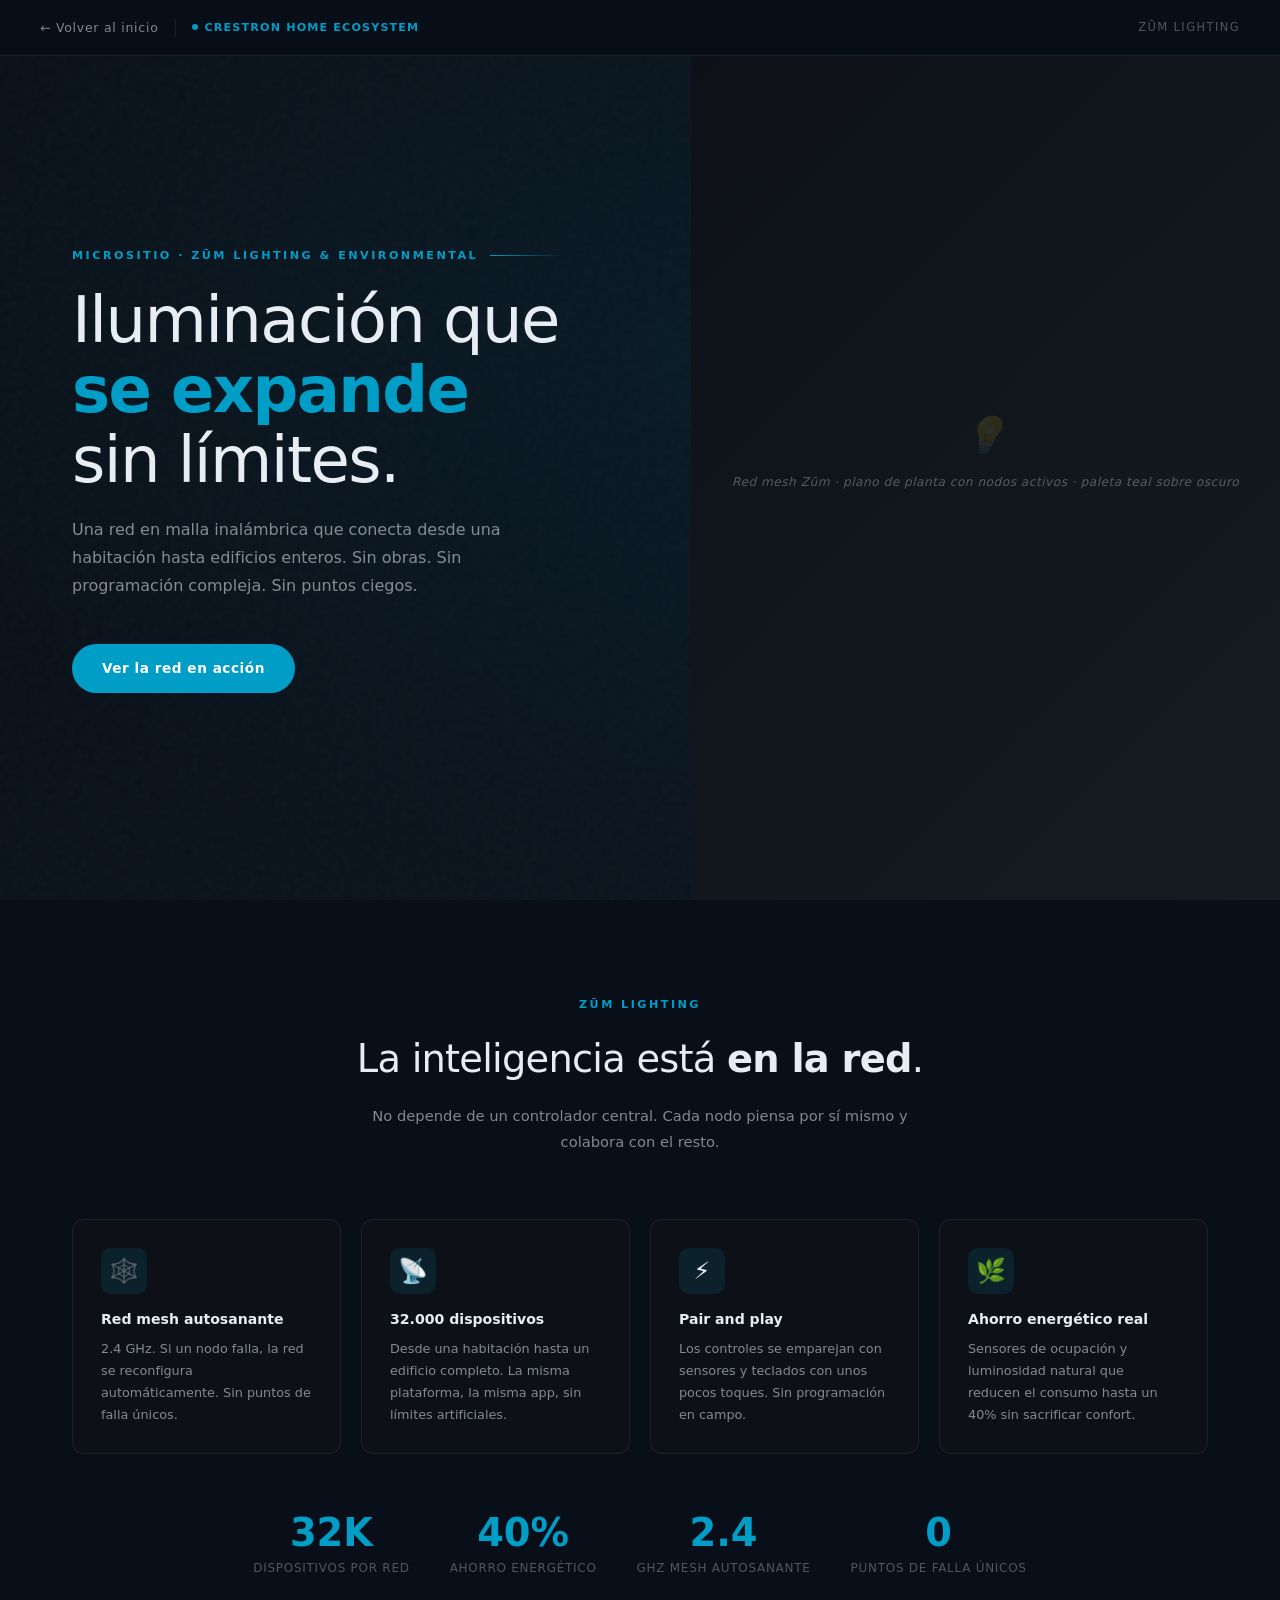
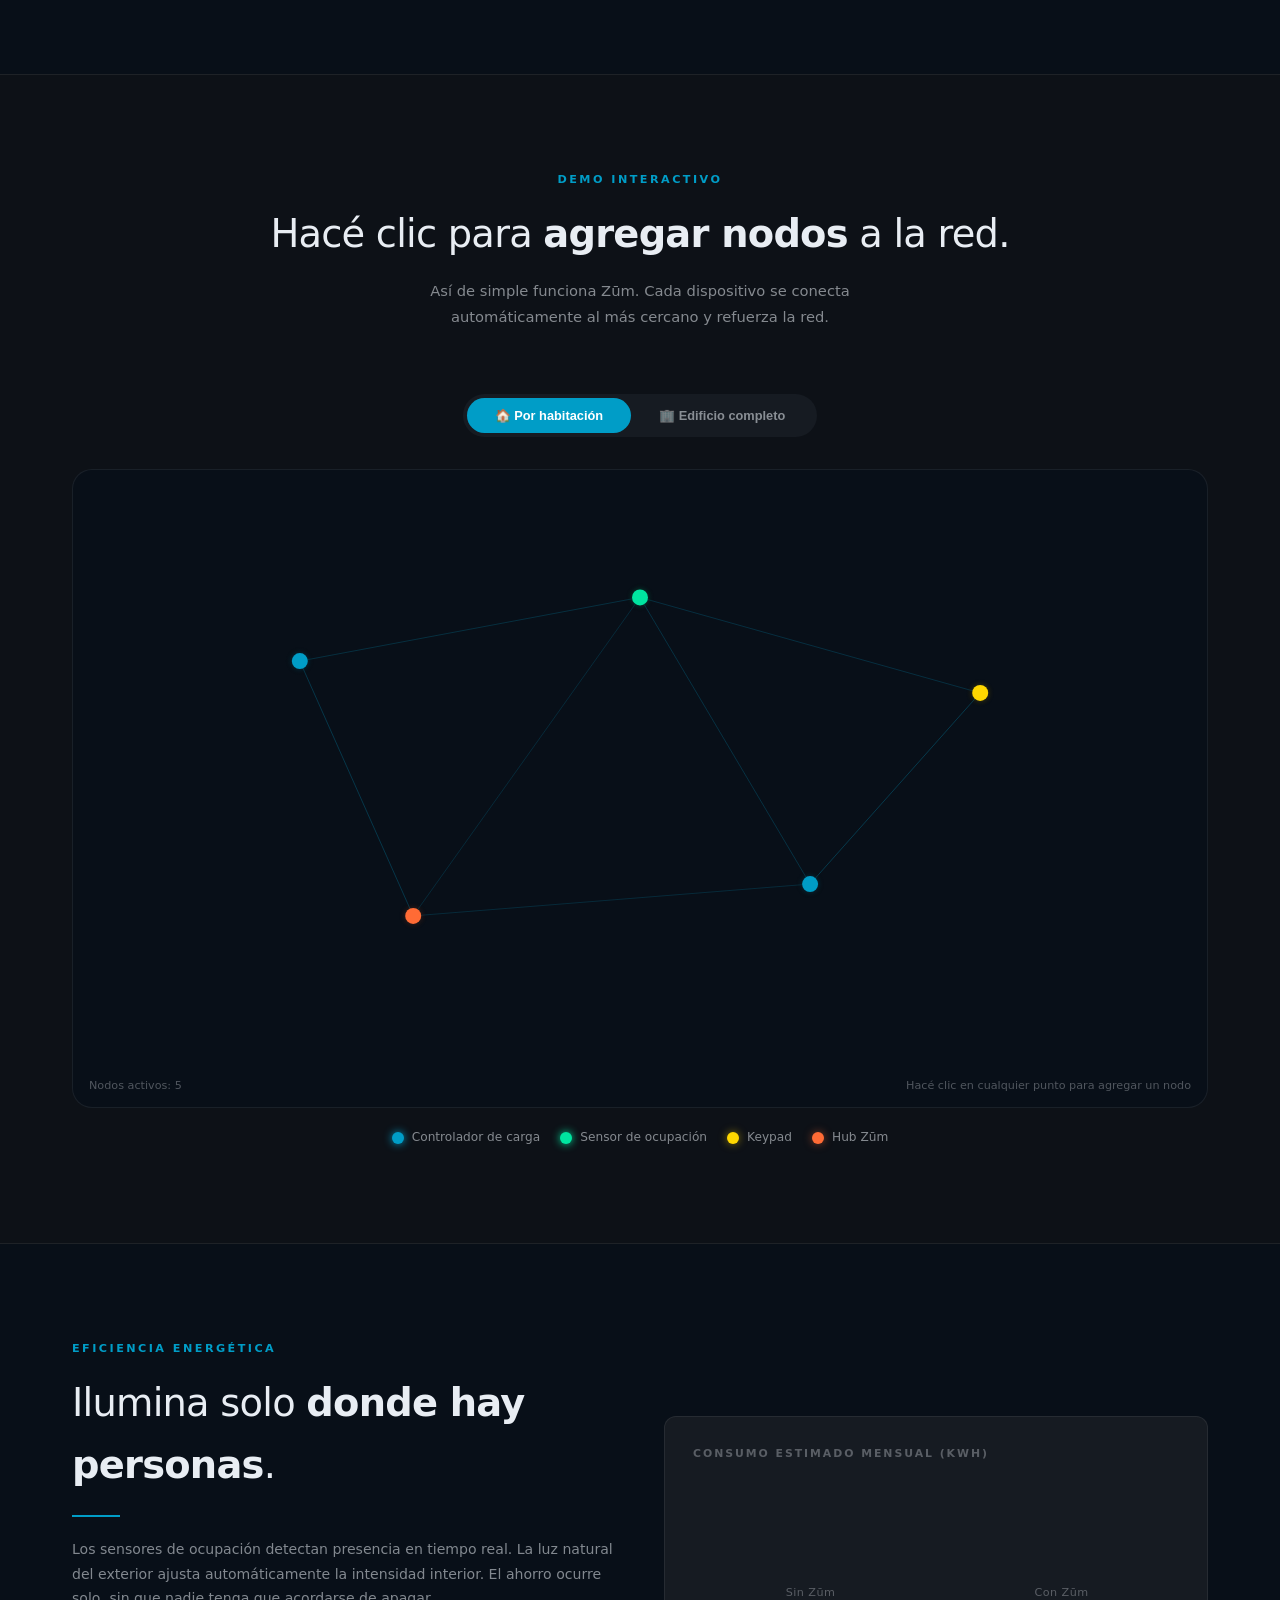
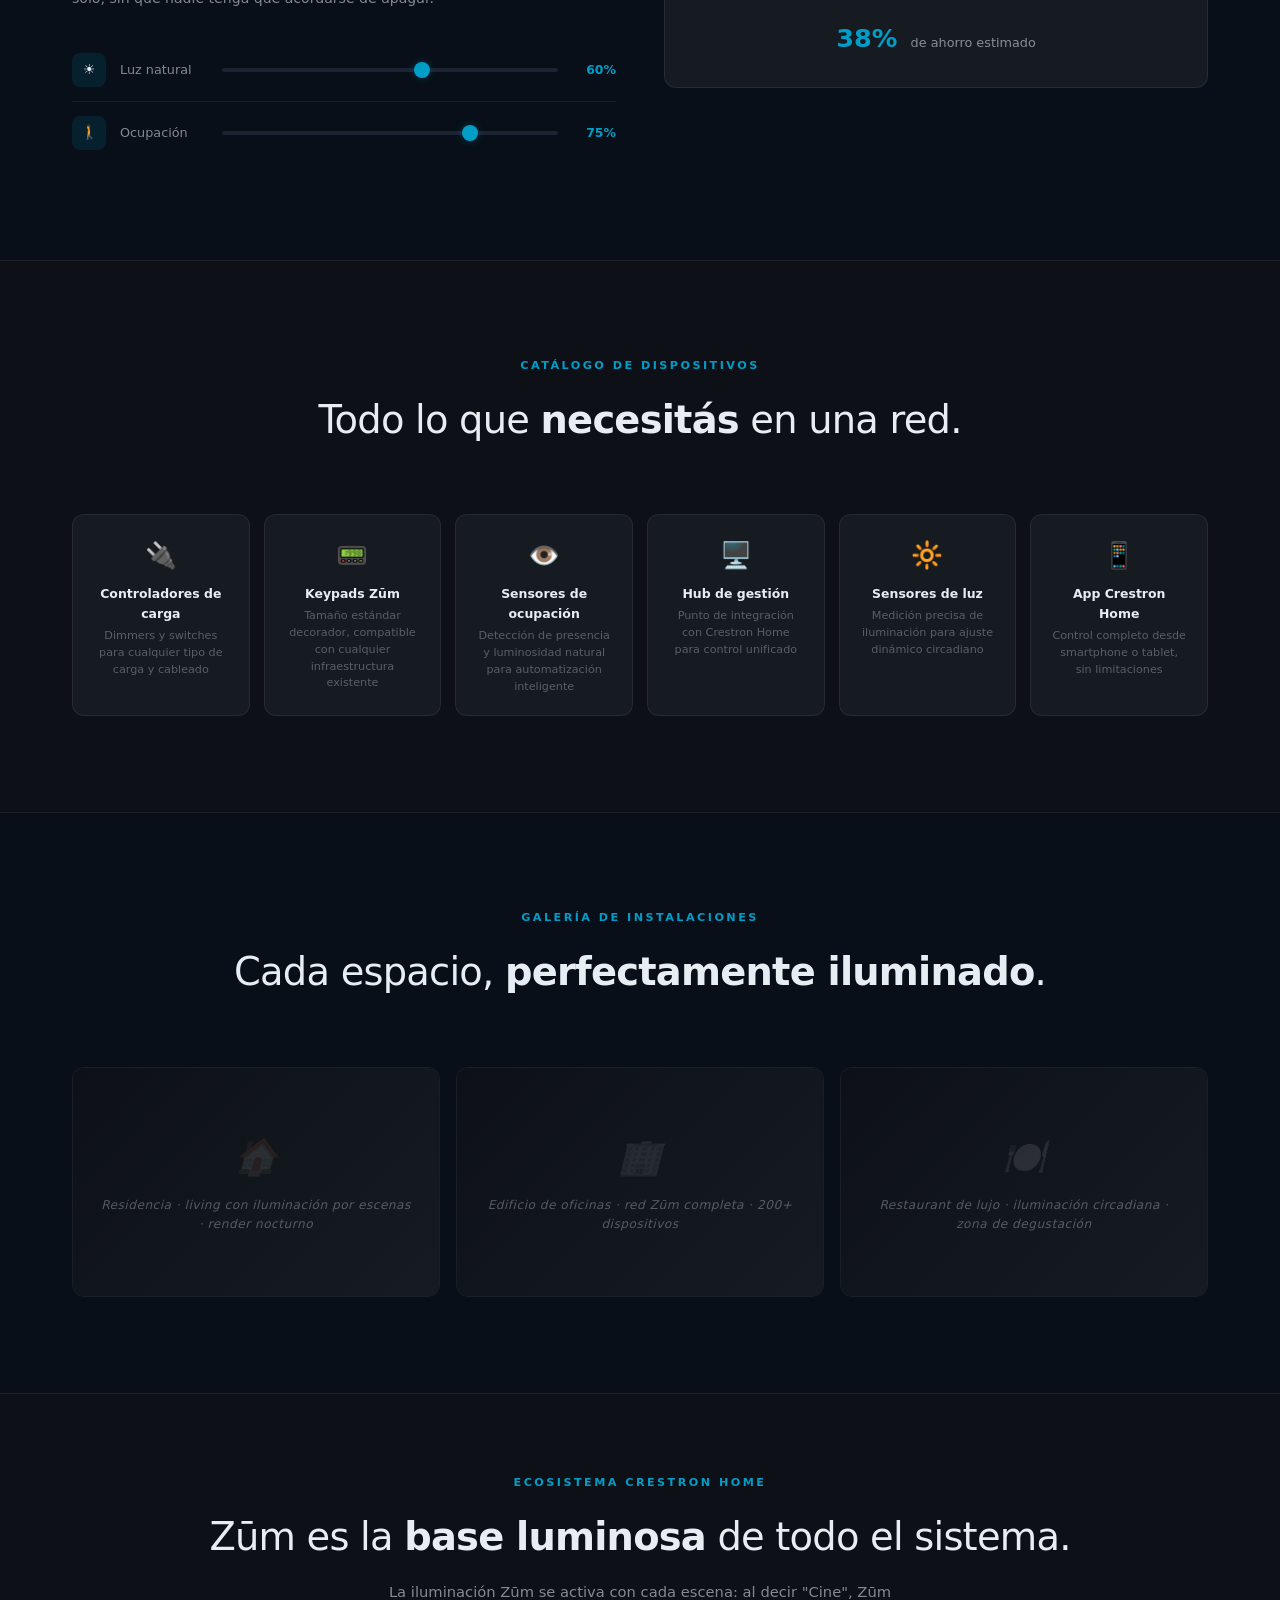
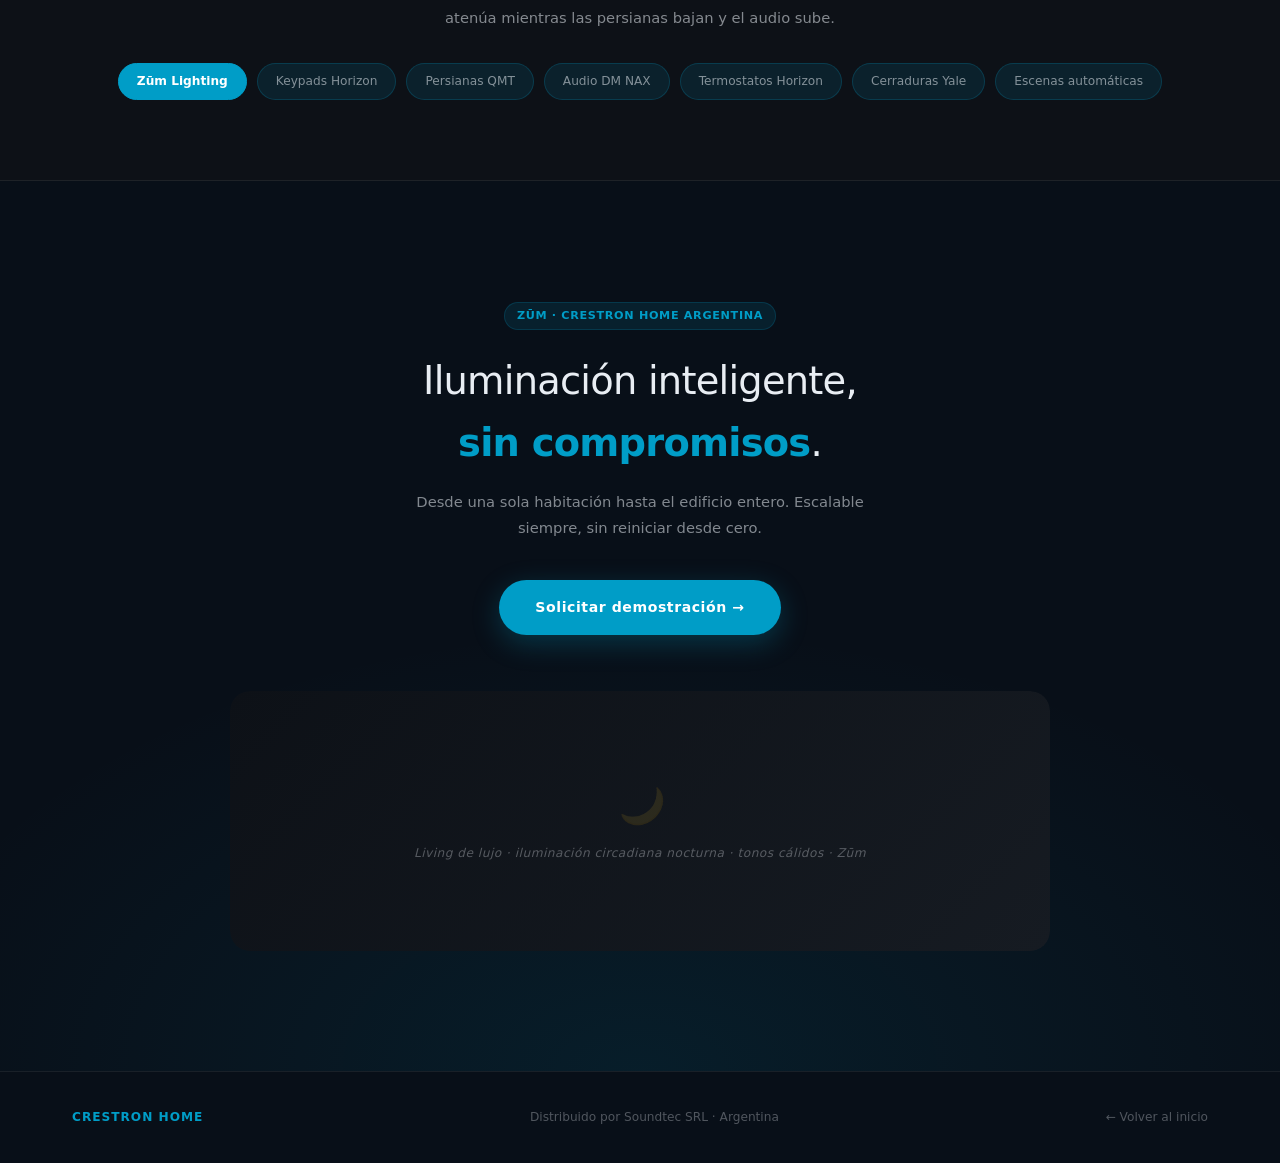
<file: microsite-lighting.html>
<!DOCTYPE html>
<html lang="es">
<head>
<meta charset="UTF-8">
<meta name="viewport" content="width=device-width,initial-scale=1.0">
<title>Crestron Home — Zūm Lighting</title>
<link rel="stylesheet" href="microsite.css">
<style>
/* ── Mesh Network ── */
.mesh-canvas-wrap {
  width:100%; aspect-ratio:16/9;
  position:relative; border-radius:var(--ms-radius-lg);
  border:1px solid var(--ms-border);
  overflow:hidden; background:#080f18;
}
#meshCanvas { width:100%; height:100%; cursor:crosshair; }

/* ── Scale Toggle ── */
.scale-toggle {
  display:flex; background:var(--ms-surface2);
  border-radius:50px; padding:4px; width:fit-content;
  margin:0 auto 32px;
}
.scale-btn {
  padding:10px 28px; border-radius:50px; border:none;
  font-size:.8rem; font-weight:600; color:var(--ms-text2);
  background:transparent; cursor:pointer; transition:all .22s;
}
.scale-btn.active { background:var(--ms-accent); color:#fff; }

/* ── Energy Bar ── */
.energy-wrap { padding:28px; background:var(--ms-surface2); border-radius:var(--ms-radius); border:1px solid var(--ms-border); }
.energy-bars { display:flex; gap:16px; align-items:flex-end; margin-top:20px; height:120px; }
.energy-col { flex:1; display:flex; flex-direction:column; align-items:center; gap:8px; }
.energy-bar-wrap { width:100%; flex:1; background:var(--ms-surface3); border-radius:6px 6px 0 0; overflow:hidden; display:flex; align-items:flex-end; }
.energy-bar {
  width:100%; border-radius:6px 6px 0 0;
  transition:height .6s ease;
}
.energy-col-label { font-size:.7rem; color:var(--ms-text3); letter-spacing:.04em; text-align:center; }

/* ── Device grid ── */
.device-grid { display:grid; grid-template-columns:repeat(auto-fit,minmax(140px,1fr)); gap:14px; }
.device-card {
  background:var(--ms-surface2); border:1px solid var(--ms-border);
  border-radius:var(--ms-radius); padding:20px; text-align:center;
  transition:all .22s; cursor:default;
}
.device-card:hover { border-color:var(--ms-border2); }
.device-card-ico { font-size:1.6rem; margin-bottom:8px; }
.device-card-name { font-size:.78rem; font-weight:600; color:var(--ms-text); }
.device-card-desc { font-size:.7rem; color:var(--ms-text3); margin-top:4px; line-height:1.5; }

/* ── Stat ── */
.ms-stats { display:flex; gap:40px; flex-wrap:wrap; margin-top:40px; }
.ms-stat { text-align:center; }
.ms-stat-val { font-size:2.4rem; font-weight:700; color:var(--ms-accent); line-height:1; }
.ms-stat-label { font-size:.75rem; color:var(--ms-text3); margin-top:6px; letter-spacing:.06em; text-transform:uppercase; }
</style>
  <link rel="stylesheet" href="admin.css">
  <link rel="stylesheet" href="annotations.css">
</head>
<body class="ms-body">

<nav class="ms-nav">
  <a class="ms-nav-back" href="index.html">← Volver al inicio</a>
  <div class="ms-nav-sep"></div>
  <div class="ms-nav-badge">Crestron Home Ecosystem</div>
  <span class="ms-nav-cat">Zūm Lighting</span>
</nav>

<!-- HERO -->
<section class="ms-hero" style="background:radial-gradient(ellipse 70% 60% at 60% 40%,rgba(0,157,199,.08),transparent),linear-gradient(160deg,#080f18 50%,#0a1520);">
  <div class="ms-hero-noise"></div>
  <div class="ms-hero-content">
    <div class="ms-hero-label">Micrositio · Zūm Lighting &amp; Environmental</div>
    <h1 class="ms-hero-title">Iluminación que<br><strong>se expande</strong><br>sin límites.</h1>
    <p class="ms-hero-sub">Una red en malla inalámbrica que conecta desde una habitación hasta edificios enteros. Sin obras. Sin programación compleja. Sin puntos ciegos.</p>
    <a href="#mesh-demo" class="ms-hero-cta">Ver la red en acción</a>
  </div>
  <div class="ms-hero-visual">
    <div class="ms-hero-visual-content">
      <!-- imagen: red de nodos Zūm superpuesta sobre plano de una casa de lujo -->
      <div class="ms-img-ph">
        <div class="ms-img-ph-icon">💡</div>
        <span>Red mesh Zūm · plano de planta con nodos activos · paleta teal sobre oscuro</span>
      </div>
    </div>
  </div>
</section>

<!-- BENEFITS -->
<section class="ms-section ms-reveal">
  <div class="ms-sh">
    <div class="ms-sh-label">Zūm Lighting</div>
    <h2 class="ms-sh-title">La inteligencia está <strong>en la red</strong>.</h2>
    <p class="ms-sh-sub">No depende de un controlador central. Cada nodo piensa por sí mismo y colabora con el resto.</p>
  </div>
  <div class="ms-grid-4">
    <div class="ms-card ms-reveal">
      <div class="ms-card-icon">🕸️</div>
      <div class="ms-card-title">Red mesh autosanante</div>
      <div class="ms-card-text">2.4 GHz. Si un nodo falla, la red se reconfigura automáticamente. Sin puntos de falla únicos.</div>
    </div>
    <div class="ms-card ms-reveal">
      <div class="ms-card-icon">📡</div>
      <div class="ms-card-title">32.000 dispositivos</div>
      <div class="ms-card-text">Desde una habitación hasta un edificio completo. La misma plataforma, la misma app, sin límites artificiales.</div>
    </div>
    <div class="ms-card ms-reveal">
      <div class="ms-card-icon">⚡</div>
      <div class="ms-card-title">Pair and play</div>
      <div class="ms-card-text">Los controles se emparejan con sensores y teclados con unos pocos toques. Sin programación en campo.</div>
    </div>
    <div class="ms-card ms-reveal">
      <div class="ms-card-icon">🌿</div>
      <div class="ms-card-title">Ahorro energético real</div>
      <div class="ms-card-text">Sensores de ocupación y luminosidad natural que reducen el consumo hasta un 40% sin sacrificar confort.</div>
    </div>
  </div>

  <div class="ms-stats justify-center ms-reveal" style="justify-content:center; margin-top:60px;">
    <div class="ms-stat"><div class="ms-stat-val">32K</div><div class="ms-stat-label">Dispositivos por red</div></div>
    <div class="ms-stat"><div class="ms-stat-val">40%</div><div class="ms-stat-label">Ahorro energético</div></div>
    <div class="ms-stat"><div class="ms-stat-val">2.4</div><div class="ms-stat-label">GHz mesh autosanante</div></div>
    <div class="ms-stat"><div class="ms-stat-val">0</div><div class="ms-stat-label">Puntos de falla únicos</div></div>
  </div>
</section>

<!-- MESH DEMO -->
<div class="ms-section-dark">
<section class="ms-section" id="mesh-demo">
  <div class="ms-sh ms-reveal">
    <div class="ms-sh-label">Demo interactivo</div>
    <h2 class="ms-sh-title">Hacé clic para <strong>agregar nodos</strong> a la red.</h2>
    <p class="ms-sh-sub">Así de simple funciona Zūm. Cada dispositivo se conecta automáticamente al más cercano y refuerza la red.</p>
  </div>

  <div class="scale-toggle ms-reveal">
    <button class="scale-btn active" onclick="setScale('room',this)">🏠 Por habitación</button>
    <button class="scale-btn" onclick="setScale('building',this)">🏢 Edificio completo</button>
  </div>

  <div class="mesh-canvas-wrap ms-reveal">
    <canvas id="meshCanvas"></canvas>
    <div style="position:absolute;bottom:12px;right:16px;font-size:.7rem;color:var(--ms-text3);">Hacé clic en cualquier punto para agregar un nodo</div>
    <div style="position:absolute;bottom:12px;left:16px;font-size:.7rem;color:var(--ms-text3);" id="mesh-count">Nodos activos: 5</div>
  </div>

  <div style="display:flex;gap:20px;justify-content:center;margin-top:20px;flex-wrap:wrap;" class="ms-reveal">
    <div style="display:flex;align-items:center;gap:8px;font-size:.76rem;color:var(--ms-text2);"><div style="width:12px;height:12px;border-radius:50%;background:#009DC7;box-shadow:0 0 8px #009DC7;"></div>Controlador de carga</div>
    <div style="display:flex;align-items:center;gap:8px;font-size:.76rem;color:var(--ms-text2);"><div style="width:12px;height:12px;border-radius:50%;background:#00e5a0;box-shadow:0 0 8px #00e5a0;"></div>Sensor de ocupación</div>
    <div style="display:flex;align-items:center;gap:8px;font-size:.76rem;color:var(--ms-text2);"><div style="width:12px;height:12px;border-radius:50%;background:#FFD700;box-shadow:0 0 8px #FFD70080;"></div>Keypad</div>
    <div style="display:flex;align-items:center;gap:8px;font-size:.76rem;color:var(--ms-text2);"><div style="width:12px;height:12px;border-radius:50%;background:#ff6b35;box-shadow:0 0 8px #ff6b3580;"></div>Hub Zūm</div>
  </div>
</section>
</div>

<!-- ENERGY SAVINGS -->
<section class="ms-section ms-reveal">
  <div class="ms-grid-2">
    <div>
      <div class="ms-sh-label">Eficiencia energética</div>
      <h2 class="ms-sh-title" style="text-align:left;">Ilumina solo <strong>donde hay personas</strong>.</h2>
      <div class="ms-divider"></div>
      <p style="font-size:.88rem;color:var(--ms-text2);line-height:1.75;margin-bottom:28px;">Los sensores de ocupación detectan presencia en tiempo real. La luz natural del exterior ajusta automáticamente la intensidad interior. El ahorro ocurre solo, sin que nadie tenga que acordarse de apagar.</p>
      <div class="ms-ctrl">
        <div class="ms-ctrl-ico">☀️</div>
        <div class="ms-ctrl-name">Luz natural</div>
        <input class="ms-ctrl-range" type="range" min="0" max="100" value="60" oninput="updateEnergy(this.value)">
        <span class="ms-ctrl-val" id="daylight-val">60%</span>
      </div>
      <div class="ms-ctrl">
        <div class="ms-ctrl-ico">🚶</div>
        <div class="ms-ctrl-name">Ocupación</div>
        <input class="ms-ctrl-range" type="range" min="0" max="100" value="75" oninput="updateOccupancy(this.value)">
        <span class="ms-ctrl-val" id="occ-val">75%</span>
      </div>
    </div>
    <div>
      <div class="energy-wrap">
        <div class="ms-config-label">Consumo estimado mensual (kWh)</div>
        <div class="energy-bars" id="energy-bars">
          <div class="energy-col">
            <div class="energy-bar-wrap"><div class="energy-bar" id="bar-sin" style="height:100%;background:rgba(255,100,100,.5);"></div></div>
            <div class="energy-col-label">Sin Zūm</div>
          </div>
          <div class="energy-col">
            <div class="energy-bar-wrap"><div class="energy-bar" id="bar-con" style="height:62%;background:var(--ms-accent);"></div></div>
            <div class="energy-col-label">Con Zūm</div>
          </div>
        </div>
        <div style="text-align:center;margin-top:16px;">
          <span style="font-size:1.6rem;font-weight:700;color:var(--ms-accent);" id="saving-pct">38%</span>
          <span style="font-size:.8rem;color:var(--ms-text2);margin-left:8px;">de ahorro estimado</span>
        </div>
      </div>
    </div>
  </div>
</section>

<!-- DEVICES -->
<div class="ms-section-dark">
<section class="ms-section ms-reveal">
  <div class="ms-sh">
    <div class="ms-sh-label">Catálogo de dispositivos</div>
    <h2 class="ms-sh-title">Todo lo que <strong>necesitás</strong> en una red.</h2>
  </div>
  <div class="device-grid">
    <div class="device-card">
      <div class="device-card-ico">🔌</div>
      <div class="device-card-name">Controladores de carga</div>
      <div class="device-card-desc">Dimmers y switches para cualquier tipo de carga y cableado</div>
    </div>
    <div class="device-card">
      <div class="device-card-ico">📟</div>
      <div class="device-card-name">Keypads Zūm</div>
      <div class="device-card-desc">Tamaño estándar decorador, compatible con cualquier infraestructura existente</div>
    </div>
    <div class="device-card">
      <div class="device-card-ico">👁️</div>
      <div class="device-card-name">Sensores de ocupación</div>
      <div class="device-card-desc">Detección de presencia y luminosidad natural para automatización inteligente</div>
    </div>
    <div class="device-card">
      <div class="device-card-ico">🖥️</div>
      <div class="device-card-name">Hub de gestión</div>
      <div class="device-card-desc">Punto de integración con Crestron Home para control unificado</div>
    </div>
    <div class="device-card">
      <div class="device-card-ico">🔆</div>
      <div class="device-card-name">Sensores de luz</div>
      <div class="device-card-desc">Medición precisa de iluminación para ajuste dinámico circadiano</div>
    </div>
    <div class="device-card">
      <div class="device-card-ico">📱</div>
      <div class="device-card-name">App Crestron Home</div>
      <div class="device-card-desc">Control completo desde smartphone o tablet, sin limitaciones</div>
    </div>
  </div>
</section>
</div>

<!-- GALLERY -->
<section class="ms-section ms-reveal">
  <div class="ms-sh">
    <div class="ms-sh-label">Galería de instalaciones</div>
    <h2 class="ms-sh-title">Cada espacio, <strong>perfectamente iluminado</strong>.</h2>
  </div>
  <div class="ms-grid-3" style="gap:16px;">
    <div class="ms-img-ph-ratio ms-reveal">
      <div class="ms-img-ph"><div class="ms-img-ph-icon">🏠</div><span>Residencia · living con iluminación por escenas · render nocturno</span></div>
    </div>
    <div class="ms-img-ph-ratio ms-reveal">
      <div class="ms-img-ph"><div class="ms-img-ph-icon">🏢</div><span>Edificio de oficinas · red Zūm completa · 200+ dispositivos</span></div>
    </div>
    <div class="ms-img-ph-ratio ms-reveal">
      <div class="ms-img-ph"><div class="ms-img-ph-icon">🍽️</div><span>Restaurant de lujo · iluminación circadiana · zona de degustación</span></div>
    </div>
  </div>
</section>

<!-- ECOSYSTEM -->
<div class="ms-section-dark">
<div class="ms-ecosystem ms-reveal">
  <div class="ms-sh-label">Ecosistema Crestron Home</div>
  <h2 class="ms-sh-title" style="margin-bottom:12px;">Zūm es la <strong>base luminosa</strong> de todo el sistema.</h2>
  <p class="ms-sh-sub">La iluminación Zūm se activa con cada escena: al decir "Cine", Zūm atenúa mientras las persianas bajan y el audio sube.</p>
  <div class="ms-eco-chips">
    <span class="ms-chip current">Zūm Lighting</span>
    <span class="ms-chip">Keypads Horizon</span>
    <span class="ms-chip">Persianas QMT</span>
    <span class="ms-chip">Audio DM NAX</span>
    <span class="ms-chip">Termostatos Horizon</span>
    <span class="ms-chip">Cerraduras Yale</span>
    <span class="ms-chip">Escenas automáticas</span>
  </div>
</div>
</div>

<!-- CTA -->
<section class="ms-cta ms-reveal">
  <div class="ms-cta-inner">
    <div class="ms-tag" style="margin:0 auto 20px;">Zūm · Crestron Home Argentina</div>
    <h2 class="ms-cta-title">Iluminación inteligente,<br><strong>sin compromisos</strong>.</h2>
    <p class="ms-cta-sub">Desde una sola habitación hasta el edificio entero. Escalable siempre, sin reiniciar desde cero.</p>
    <a href="index.html#contacto" class="ms-cta-btn">Solicitar demostración →</a>
    <div class="ms-cta-img-wrap">
      <!-- imagen aspiracional: sala de estar moderna con iluminación tenue y armoniosa, noche -->
      <div class="ms-img-ph" style="height:260px;border-radius:var(--ms-radius-lg);">
        <div class="ms-img-ph-icon">🌙</div>
        <span>Living de lujo · iluminación circadiana nocturna · tonos cálidos · Zūm</span>
      </div>
    </div>
  </div>
</section>

<footer class="ms-footer">
  <span class="ms-footer-brand">CRESTRON HOME</span>
  <span>Distribuido por Soundtec SRL · Argentina</span>
  <a href="index.html" style="color:var(--ms-text3);text-decoration:none;">← Volver al inicio</a>
</footer>

<script>
/* ── Mesh Canvas ── */
const canvas = document.getElementById('meshCanvas');
const ctx = canvas.getContext('2d');
let nodes = [];
let scale = 'room';
const NODE_TYPES = [
  { color:'#009DC7', glow:'rgba(0,157,199,.6)', label:'Carga' },
  { color:'#00e5a0', glow:'rgba(0,229,160,.6)', label:'Sensor' },
  { color:'#FFD700', glow:'rgba(255,215,0,.5)', label:'Keypad' },
  { color:'#ff6b35', glow:'rgba(255,107,53,.5)', label:'Hub' },
];

function resizeCanvas() {
  const wrap = canvas.parentElement;
  canvas.width  = wrap.clientWidth;
  canvas.height = wrap.clientHeight;
  drawMesh();
}

function initNodes() {
  nodes = [];
  const w = canvas.width, h = canvas.height;
  const defaults = scale === 'room'
    ? [[.2,.3],[.5,.2],[.8,.35],[.3,.7],[.65,.65]]
    : [[.1,.2],[.3,.15],[.55,.2],[.8,.18],[.15,.5],[.4,.45],[.7,.5],[.9,.4],[.2,.75],[.5,.7],[.75,.78]];
  defaults.forEach((pos,i) => {
    nodes.push({ x:pos[0]*w, y:pos[1]*h, type:i%NODE_TYPES.length, r:8 });
  });
}

function drawMesh() {
  if(!canvas.width) return;
  ctx.clearRect(0,0,canvas.width,canvas.height);
  const maxDist = scale === 'room' ? canvas.width*.45 : canvas.width*.3;

  // connections
  for(let i=0;i<nodes.length;i++) {
    for(let j=i+1;j<nodes.length;j++) {
      const dx=nodes[i].x-nodes[j].x, dy=nodes[i].y-nodes[j].y;
      const d=Math.sqrt(dx*dx+dy*dy);
      if(d<maxDist) {
        ctx.beginPath();
        ctx.moveTo(nodes[i].x,nodes[i].y);
        ctx.lineTo(nodes[j].x,nodes[j].y);
        ctx.strokeStyle=`rgba(0,157,199,${.5-d/maxDist*.4})`;
        ctx.lineWidth=1;
        ctx.stroke();
      }
    }
  }

  // nodes
  nodes.forEach(n => {
    const t = NODE_TYPES[n.type];
    ctx.beginPath();
    ctx.arc(n.x,n.y,n.r*1.8,0,Math.PI*2);
    const grd = ctx.createRadialGradient(n.x,n.y,0,n.x,n.y,n.r*1.8);
    grd.addColorStop(0,t.glow);
    grd.addColorStop(1,'transparent');
    ctx.fillStyle=grd;
    ctx.fill();

    ctx.beginPath();
    ctx.arc(n.x,n.y,n.r,0,Math.PI*2);
    ctx.fillStyle=t.color;
    ctx.fill();
  });

  document.getElementById('mesh-count').textContent = `Nodos activos: ${nodes.length}`;
}

canvas.addEventListener('click', e => {
  const rect = canvas.getBoundingClientRect();
  const x=(e.clientX-rect.left)*(canvas.width/rect.width);
  const y=(e.clientY-rect.top)*(canvas.height/rect.height);
  const typeIdx=Math.floor(Math.random()*NODE_TYPES.length);
  nodes.push({x,y,type:typeIdx,r:8});
  drawMesh();
});

function setScale(s, btn) {
  scale=s;
  document.querySelectorAll('.scale-btn').forEach(b=>b.classList.remove('active'));
  btn.classList.add('active');
  resizeCanvas();
  initNodes();
  drawMesh();
}

/* ── Energy Bars ── */
let daylight=60, occupancy=75;
function updateEnergy(v) {
  daylight=parseInt(v);
  document.getElementById('daylight-val').textContent=v+'%';
  recalcEnergy();
}
function updateOccupancy(v) {
  occupancy=parseInt(v);
  document.getElementById('occ-val').textContent=v+'%';
  recalcEnergy();
}
function recalcEnergy() {
  const saving = Math.round((daylight*.25 + occupancy*.15));
  const pct = Math.min(saving, 45);
  const barH = Math.round(100 - pct);
  document.getElementById('bar-con').style.height = barH + '%';
  document.getElementById('saving-pct').textContent = pct + '%';
}

/* ── Scroll Reveal ── */
const obs = new IntersectionObserver(entries => entries.forEach(e=>{ if(e.isIntersecting) e.target.classList.add('visible'); }),{threshold:.12});
document.querySelectorAll('.ms-reveal').forEach(el=>obs.observe(el));

/* ── Init ── */
window.addEventListener('resize', () => { resizeCanvas(); drawMesh(); });
setTimeout(() => { resizeCanvas(); initNodes(); drawMesh(); }, 100);
</script>
  <script src="config.js"></script>
  <script src="admin.js"></script>
  <script src="annotations.js"></script>
</body>
</html>
</file>
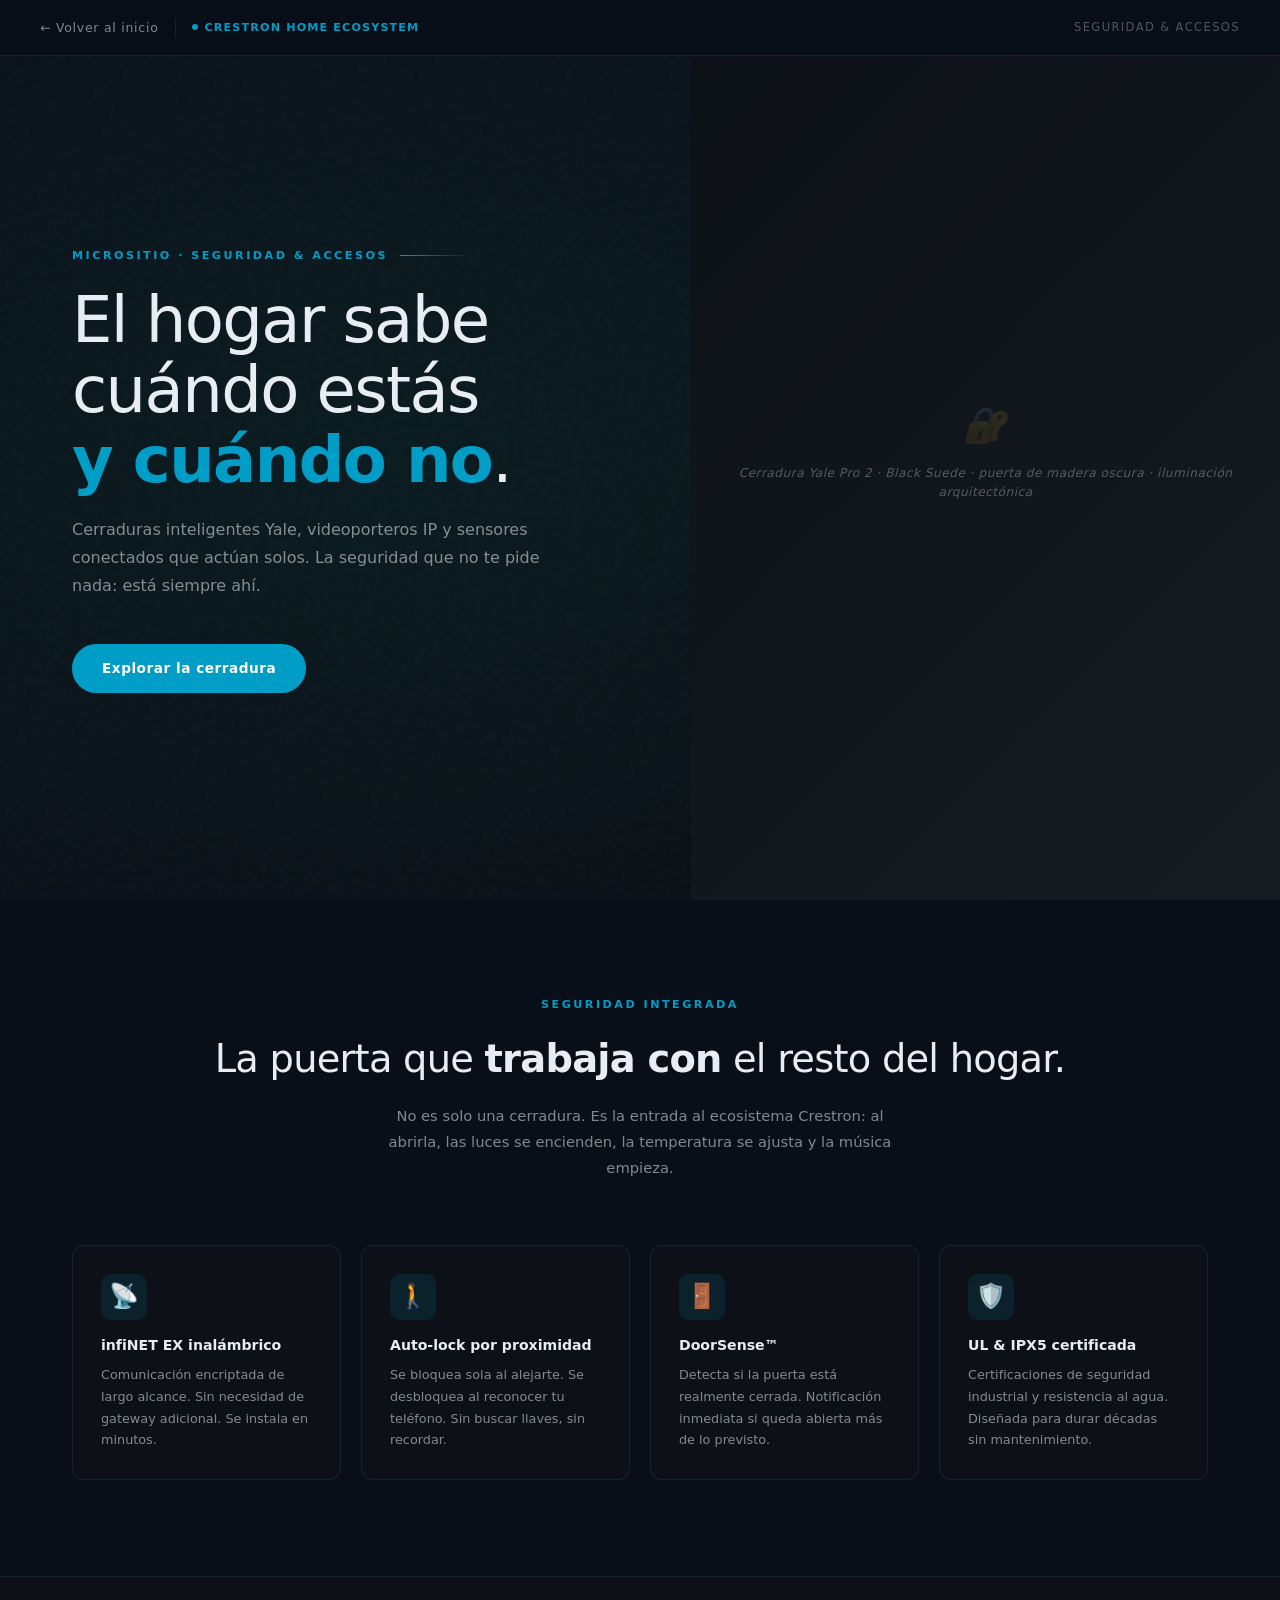
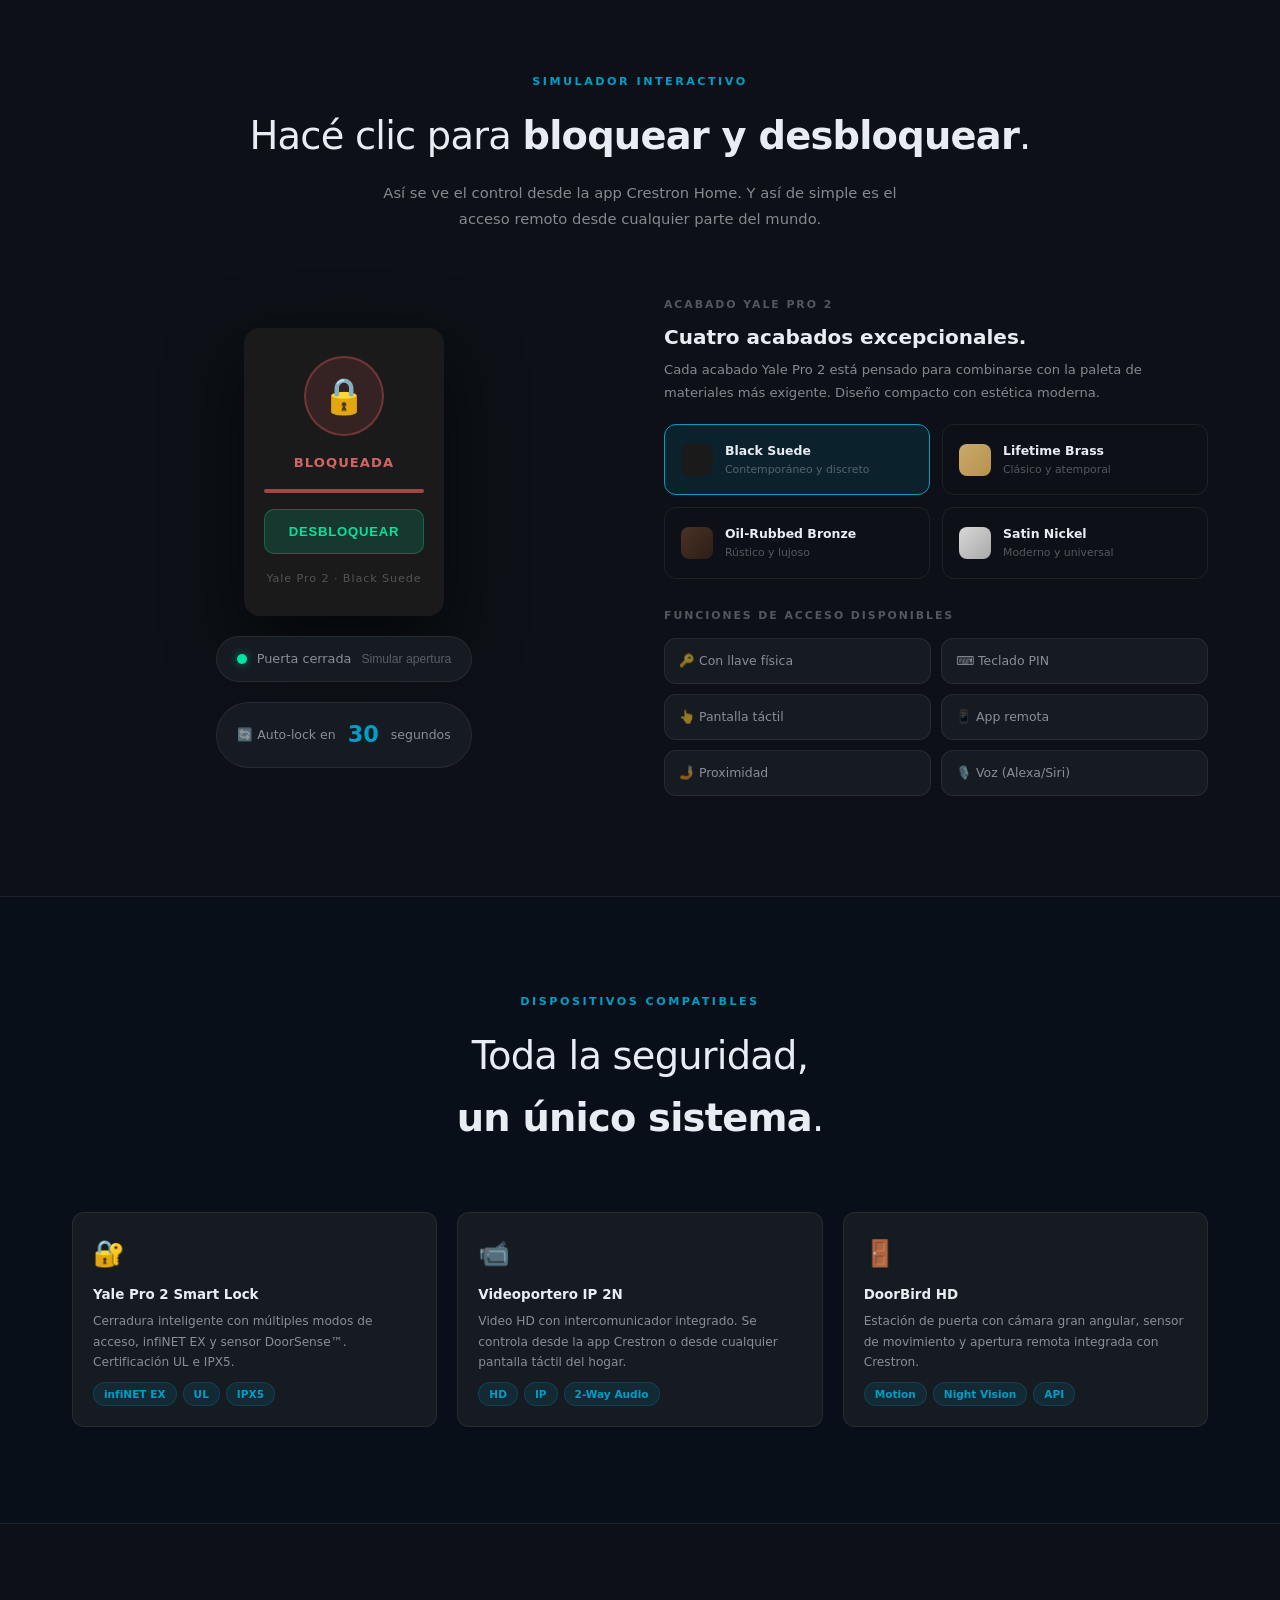
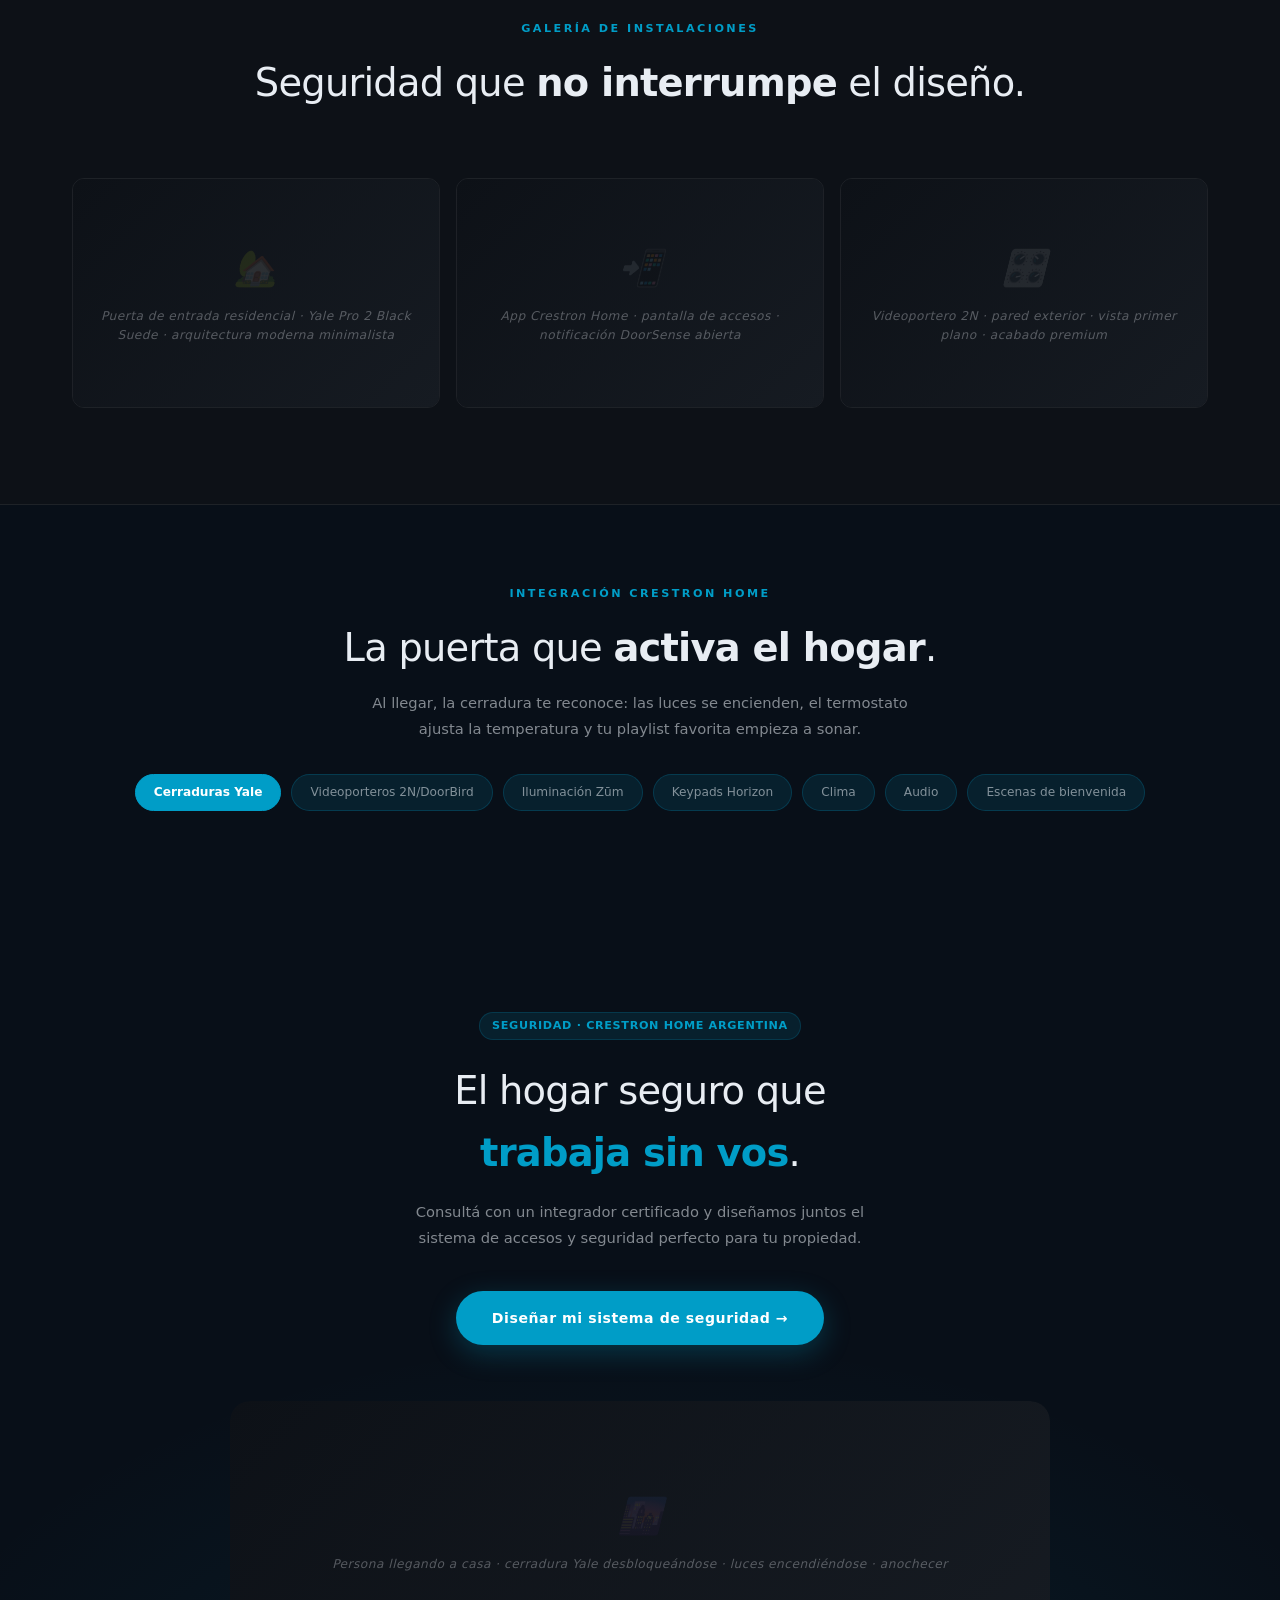
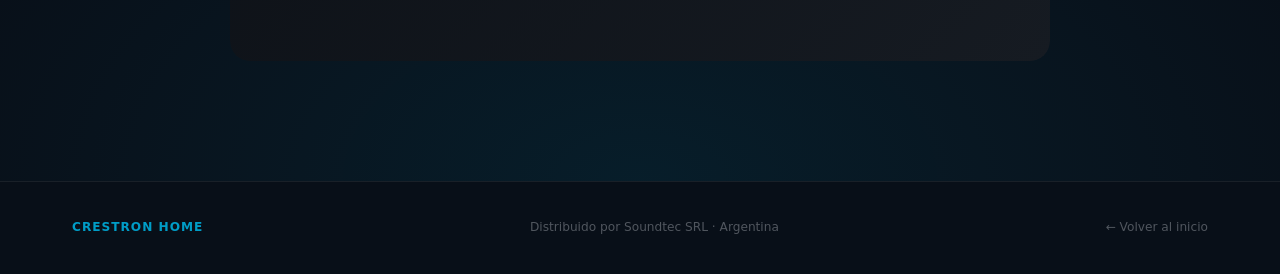
<file: microsite-seguridad.html>
<!DOCTYPE html>
<html lang="es">
<head>
<meta charset="UTF-8">
<meta name="viewport" content="width=device-width,initial-scale=1.0">
<title>Crestron Home — Seguridad &amp; Accesos</title>
<link rel="stylesheet" href="microsite.css">
<style>
/* ── Lock Simulator ── */
.lock-wrap { display:flex; flex-direction:column; align-items:center; gap:20px; padding:32px; }
.lock-device {
  width:200px; border-radius:16px; padding:28px 20px;
  box-shadow:0 28px 72px rgba(0,0,0,.7);
  transition:background .35s;
  background:#1a1a1a;
  display:flex; flex-direction:column; align-items:center; gap:16px;
}
.lock-icon-wrap {
  width:80px; height:80px; border-radius:50%;
  display:flex; align-items:center; justify-content:center;
  font-size:2.2rem; transition:all .4s;
  border:2px solid rgba(255,255,255,.1);
}
.lock-icon-wrap.locked { background:rgba(255,100,100,.12); border-color:rgba(255,100,100,.3); }
.lock-icon-wrap.unlocked { background:rgba(0,229,160,.12); border-color:rgba(0,229,160,.3); }
.lock-status-text {
  font-size:.82rem; font-weight:600; letter-spacing:.08em; text-transform:uppercase;
  transition:color .3s;
}
.lock-status-text.locked { color:rgba(255,120,120,.8); }
.lock-status-text.unlocked { color:#00e5a0; }
.lock-status-bar {
  width:100%; height:4px; border-radius:2px; transition:background .4s;
}
.lock-btn {
  width:100%; padding:14px; border-radius:10px; border:none;
  font-size:.82rem; font-weight:700; letter-spacing:.06em; text-transform:uppercase;
  cursor:pointer; transition:all .25s;
}
.lock-btn:hover { transform:scale(1.02); }
.lock-model { font-size:.7rem; color:rgba(255,255,255,.25); letter-spacing:.08em; text-align:center; }

/* ── Door Status ── */
.door-indicator {
  display:flex; align-items:center; gap:10px;
  padding:12px 20px;
  background:var(--ms-surface2); border:1px solid var(--ms-border);
  border-radius:50px; font-size:.8rem; color:var(--ms-text2);
}
.door-dot { width:10px; height:10px; border-radius:50%; flex-shrink:0; }

/* ── Autolock ── */
.autolock-countdown {
  font-size:1.4rem; font-weight:700; color:var(--ms-accent);
  min-width:30px; text-align:center;
}

/* ── Finish selector for Yale ── */
.yale-finish-grid {
  display:grid; grid-template-columns:repeat(2,1fr); gap:12px; margin-top:16px;
}
.yale-finish {
  padding:16px; border-radius:var(--ms-radius);
  border:1px solid var(--ms-border);
  cursor:pointer; transition:all .22s;
  display:flex; align-items:center; gap:12px;
}
.yale-finish.active { border-color:var(--ms-accent); background:var(--ms-accent-dim); }
.yale-finish:hover { border-color:var(--ms-border2); }
.yale-finish-swatch { width:32px; height:32px; border-radius:8px; flex-shrink:0; }
.yale-finish-name { font-size:.78rem; font-weight:600; color:var(--ms-text); }
.yale-finish-desc { font-size:.68rem; color:var(--ms-text3); }

/* ── Security devices grid ── */
.sec-device { background:var(--ms-surface2); border:1px solid var(--ms-border); border-radius:var(--ms-radius); padding:20px; transition:all .22s; }
.sec-device:hover { border-color:var(--ms-border2); }
.sec-device-ico { font-size:1.6rem; margin-bottom:10px; }
.sec-device-name { font-size:.84rem; font-weight:600; color:var(--ms-text); margin-bottom:6px; }
.sec-device-text { font-size:.76rem; color:var(--ms-text2); line-height:1.65; }
.sec-badges { display:flex; flex-wrap:wrap; gap:6px; margin-top:10px; }
.sec-badge { padding:3px 10px; border-radius:50px; font-size:.66rem; font-weight:600; background:var(--ms-accent-dim); color:var(--ms-accent); border:1px solid rgba(0,157,199,.2); }
</style>
  <link rel="stylesheet" href="admin.css">
  <link rel="stylesheet" href="annotations.css">
</head>
<body class="ms-body">

<nav class="ms-nav">
  <a class="ms-nav-back" href="index.html">← Volver al inicio</a>
  <div class="ms-nav-sep"></div>
  <div class="ms-nav-badge">Crestron Home Ecosystem</div>
  <span class="ms-nav-cat">Seguridad &amp; Accesos</span>
</nav>

<!-- HERO -->
<section class="ms-hero" style="background:radial-gradient(ellipse 70% 60% at 30% 50%,rgba(0,229,160,.05),transparent),linear-gradient(160deg,#080f18 50%,#080e14);">
  <div class="ms-hero-noise"></div>
  <div class="ms-hero-content">
    <div class="ms-hero-label">Micrositio · Seguridad &amp; Accesos</div>
    <h1 class="ms-hero-title">El hogar sabe<br>cuándo estás<br><strong>y cuándo no</strong>.</h1>
    <p class="ms-hero-sub">Cerraduras inteligentes Yale, videoporteros IP y sensores conectados que actúan solos. La seguridad que no te pide nada: está siempre ahí.</p>
    <a href="#cerradura" class="ms-hero-cta">Explorar la cerradura</a>
  </div>
  <div class="ms-hero-visual">
    <div class="ms-hero-visual-content">
      <!-- imagen: cerradura Yale Pro 2 en acabado Black Suede instalada en puerta de madera oscura -->
      <div class="ms-img-ph">
        <div class="ms-img-ph-icon">🔐</div>
        <span>Cerradura Yale Pro 2 · Black Suede · puerta de madera oscura · iluminación arquitectónica</span>
      </div>
    </div>
  </div>
</section>

<!-- BENEFITS -->
<section class="ms-section ms-reveal">
  <div class="ms-sh">
    <div class="ms-sh-label">Seguridad integrada</div>
    <h2 class="ms-sh-title">La puerta que <strong>trabaja con</strong> el resto del hogar.</h2>
    <p class="ms-sh-sub">No es solo una cerradura. Es la entrada al ecosistema Crestron: al abrirla, las luces se encienden, la temperatura se ajusta y la música empieza.</p>
  </div>
  <div class="ms-grid-4">
    <div class="ms-card ms-reveal">
      <div class="ms-card-icon">📡</div>
      <div class="ms-card-title">infiNET EX inalámbrico</div>
      <div class="ms-card-text">Comunicación encriptada de largo alcance. Sin necesidad de gateway adicional. Se instala en minutos.</div>
    </div>
    <div class="ms-card ms-reveal">
      <div class="ms-card-icon">🚶</div>
      <div class="ms-card-title">Auto-lock por proximidad</div>
      <div class="ms-card-text">Se bloquea sola al alejarte. Se desbloquea al reconocer tu teléfono. Sin buscar llaves, sin recordar.</div>
    </div>
    <div class="ms-card ms-reveal">
      <div class="ms-card-icon">🚪</div>
      <div class="ms-card-title">DoorSense™</div>
      <div class="ms-card-text">Detecta si la puerta está realmente cerrada. Notificación inmediata si queda abierta más de lo previsto.</div>
    </div>
    <div class="ms-card ms-reveal">
      <div class="ms-card-icon">🛡️</div>
      <div class="ms-card-title">UL &amp; IPX5 certificada</div>
      <div class="ms-card-text">Certificaciones de seguridad industrial y resistencia al agua. Diseñada para durar décadas sin mantenimiento.</div>
    </div>
  </div>
</section>

<!-- LOCK SIMULATOR -->
<div class="ms-section-dark">
<section class="ms-section" id="cerradura">
  <div class="ms-sh ms-reveal">
    <div class="ms-sh-label">Simulador interactivo</div>
    <h2 class="ms-sh-title">Hacé clic para <strong>bloquear y desbloquear</strong>.</h2>
    <p class="ms-sh-sub">Así se ve el control desde la app Crestron Home. Y así de simple es el acceso remoto desde cualquier parte del mundo.</p>
  </div>

  <div class="ms-grid-2" style="align-items:start; gap:48px;">
    <div class="ms-reveal" style="display:flex;flex-direction:column;align-items:center;">
      <div class="lock-wrap">
        <div class="lock-device" id="lock-device">
          <div class="lock-icon-wrap locked" id="lock-icon">🔒</div>
          <div class="lock-status-text locked" id="lock-status">BLOQUEADA</div>
          <div class="lock-status-bar" id="lock-sbar" style="background:rgba(255,100,100,.6);"></div>
          <button class="lock-btn" id="lock-btn"
            style="background:rgba(0,229,160,.15);color:#00e5a0;border:1px solid rgba(0,229,160,.3);"
            onclick="toggleLock()">Desbloquear</button>
          <div class="lock-model" id="lock-model-label">Yale Pro 2 · Black Suede</div>
        </div>

        <div class="door-indicator" id="door-indicator">
          <div class="door-dot" id="door-dot" style="background:#00e5a0;box-shadow:0 0 8px #00e5a080;"></div>
          <span id="door-text">Puerta cerrada</span>
          <button style="margin-left:auto;background:transparent;border:none;color:var(--ms-text3);cursor:pointer;font-size:.76rem;" onclick="toggleDoor()">Simular apertura</button>
        </div>

        <div style="display:flex;align-items:center;gap:12px;padding:14px 20px;background:var(--ms-surface2);border:1px solid var(--ms-border);border-radius:50px;font-size:.78rem;color:var(--ms-text2);">
          <span>🔄 Auto-lock en</span>
          <span class="autolock-countdown" id="autolock-countdown">30</span>
          <span>segundos</span>
        </div>
      </div>
    </div>

    <div class="ms-reveal">
      <div class="ms-config-label">Acabado Yale Pro 2</div>
      <div class="ms-config-title" style="margin-bottom:6px;">Cuatro acabados excepcionales.</div>
      <p style="font-size:.82rem;color:var(--ms-text2);line-height:1.7;margin-bottom:20px;">Cada acabado Yale Pro 2 está pensado para combinarse con la paleta de materiales más exigente. Diseño compacto con estética moderna.</p>

      <div class="yale-finish-grid" id="yale-finishes">
        <div class="yale-finish active" onclick="setYaleFinish(this,'#1a1a1a','Yale Pro 2 · Black Suede')">
          <div class="yale-finish-swatch" style="background:#1a1a1a;"></div>
          <div><div class="yale-finish-name">Black Suede</div><div class="yale-finish-desc">Contemporáneo y discreto</div></div>
        </div>
        <div class="yale-finish" onclick="setYaleFinish(this,'#c8a96e','Yale Pro 2 · Lifetime Brass')">
          <div class="yale-finish-swatch" style="background:linear-gradient(135deg,#c8a96e,#b8924a);"></div>
          <div><div class="yale-finish-name">Lifetime Brass</div><div class="yale-finish-desc">Clásico y atemporal</div></div>
        </div>
        <div class="yale-finish" onclick="setYaleFinish(this,'#3d2b1f','Yale Pro 2 · Oil-Rubbed Bronze')">
          <div class="yale-finish-swatch" style="background:linear-gradient(135deg,#4a3226,#2d1e16);"></div>
          <div><div class="yale-finish-name">Oil-Rubbed Bronze</div><div class="yale-finish-desc">Rústico y lujoso</div></div>
        </div>
        <div class="yale-finish" onclick="setYaleFinish(this,'#c0c0c0','Yale Pro 2 · Satin Nickel')">
          <div class="yale-finish-swatch" style="background:linear-gradient(135deg,#d8d8d8,#a8a8a8);"></div>
          <div><div class="yale-finish-name">Satin Nickel</div><div class="yale-finish-desc">Moderno y universal</div></div>
        </div>
      </div>

      <div style="margin-top:28px;">
        <div class="ms-config-label" style="margin-bottom:14px;">Funciones de acceso disponibles</div>
        <div style="display:grid;grid-template-columns:1fr 1fr;gap:10px;">
          <div style="padding:12px 14px;background:var(--ms-surface2);border:1px solid var(--ms-border);border-radius:var(--ms-radius);font-size:.78rem;color:var(--ms-text2);">🔑 Con llave física</div>
          <div style="padding:12px 14px;background:var(--ms-surface2);border:1px solid var(--ms-border);border-radius:var(--ms-radius);font-size:.78rem;color:var(--ms-text2);">⌨️ Teclado PIN</div>
          <div style="padding:12px 14px;background:var(--ms-surface2);border:1px solid var(--ms-border);border-radius:var(--ms-radius);font-size:.78rem;color:var(--ms-text2);">👆 Pantalla táctil</div>
          <div style="padding:12px 14px;background:var(--ms-surface2);border:1px solid var(--ms-border);border-radius:var(--ms-radius);font-size:.78rem;color:var(--ms-text2);">📱 App remota</div>
          <div style="padding:12px 14px;background:var(--ms-surface2);border:1px solid var(--ms-border);border-radius:var(--ms-radius);font-size:.78rem;color:var(--ms-text2);">🤳 Proximidad</div>
          <div style="padding:12px 14px;background:var(--ms-surface2);border:1px solid var(--ms-border);border-radius:var(--ms-radius);font-size:.78rem;color:var(--ms-text2);">🎙️ Voz (Alexa/Siri)</div>
        </div>
      </div>
    </div>
  </div>
</section>
</div>

<!-- COMPATIBLE DEVICES -->
<section class="ms-section ms-reveal">
  <div class="ms-sh">
    <div class="ms-sh-label">Dispositivos compatibles</div>
    <h2 class="ms-sh-title">Toda la seguridad,<br><strong>un único sistema</strong>.</h2>
  </div>
  <div class="ms-grid-3" style="gap:20px;">
    <div class="sec-device ms-reveal">
      <div class="sec-device-ico">🔐</div>
      <div class="sec-device-name">Yale Pro 2 Smart Lock</div>
      <div class="sec-device-text">Cerradura inteligente con múltiples modos de acceso, infiNET EX y sensor DoorSense™. Certificación UL e IPX5.</div>
      <div class="sec-badges"><span class="sec-badge">infiNET EX</span><span class="sec-badge">UL</span><span class="sec-badge">IPX5</span></div>
    </div>
    <div class="sec-device ms-reveal">
      <div class="sec-device-ico">📹</div>
      <div class="sec-device-name">Videoportero IP 2N</div>
      <div class="sec-device-text">Video HD con intercomunicador integrado. Se controla desde la app Crestron o desde cualquier pantalla táctil del hogar.</div>
      <div class="sec-badges"><span class="sec-badge">HD</span><span class="sec-badge">IP</span><span class="sec-badge">2-Way Audio</span></div>
    </div>
    <div class="sec-device ms-reveal">
      <div class="sec-device-ico">🚪</div>
      <div class="sec-device-name">DoorBird HD</div>
      <div class="sec-device-text">Estación de puerta con cámara gran angular, sensor de movimiento y apertura remota integrada con Crestron.</div>
      <div class="sec-badges"><span class="sec-badge">Motion</span><span class="sec-badge">Night Vision</span><span class="sec-badge">API</span></div>
    </div>
  </div>
</section>

<!-- GALLERY -->
<div class="ms-section-dark">
<section class="ms-section ms-reveal">
  <div class="ms-sh">
    <div class="ms-sh-label">Galería de instalaciones</div>
    <h2 class="ms-sh-title">Seguridad que <strong>no interrumpe</strong> el diseño.</h2>
  </div>
  <div class="ms-grid-3" style="gap:16px;">
    <div class="ms-img-ph-ratio ms-reveal">
      <div class="ms-img-ph"><div class="ms-img-ph-icon">🏡</div><span>Puerta de entrada residencial · Yale Pro 2 Black Suede · arquitectura moderna minimalista</span></div>
    </div>
    <div class="ms-img-ph-ratio ms-reveal">
      <div class="ms-img-ph"><div class="ms-img-ph-icon">📲</div><span>App Crestron Home · pantalla de accesos · notificación DoorSense abierta</span></div>
    </div>
    <div class="ms-img-ph-ratio ms-reveal">
      <div class="ms-img-ph"><div class="ms-img-ph-icon">🎛️</div><span>Videoportero 2N · pared exterior · vista primer plano · acabado premium</span></div>
    </div>
  </div>
</section>
</div>

<!-- ECOSYSTEM -->
<div class="ms-ecosystem ms-reveal">
  <div class="ms-sh-label">Integración Crestron Home</div>
  <h2 class="ms-sh-title" style="margin-bottom:12px;">La puerta que <strong>activa el hogar</strong>.</h2>
  <p class="ms-sh-sub">Al llegar, la cerradura te reconoce: las luces se encienden, el termostato ajusta la temperatura y tu playlist favorita empieza a sonar.</p>
  <div class="ms-eco-chips">
    <span class="ms-chip current">Cerraduras Yale</span>
    <span class="ms-chip">Videoporteros 2N/DoorBird</span>
    <span class="ms-chip">Iluminación Zūm</span>
    <span class="ms-chip">Keypads Horizon</span>
    <span class="ms-chip">Clima</span>
    <span class="ms-chip">Audio</span>
    <span class="ms-chip">Escenas de bienvenida</span>
  </div>
</div>

<!-- CTA -->
<section class="ms-cta ms-reveal">
  <div class="ms-cta-inner">
    <div class="ms-tag" style="margin:0 auto 20px;">Seguridad · Crestron Home Argentina</div>
    <h2 class="ms-cta-title">El hogar seguro que<br><strong>trabaja sin vos</strong>.</h2>
    <p class="ms-cta-sub">Consultá con un integrador certificado y diseñamos juntos el sistema de accesos y seguridad perfecto para tu propiedad.</p>
    <a href="index.html#contacto" class="ms-cta-btn">Diseñar mi sistema de seguridad →</a>
    <div class="ms-cta-img-wrap">
      <!-- imagen aspiracional: persona acercándose a puerta, cerradura desbloqueándose automáticamente, anochecer -->
      <div class="ms-img-ph" style="height:260px;border-radius:var(--ms-radius-lg);">
        <div class="ms-img-ph-icon">🌆</div>
        <span>Persona llegando a casa · cerradura Yale desbloqueándose · luces encendiéndose · anochecer</span>
      </div>
    </div>
  </div>
</section>

<footer class="ms-footer">
  <span class="ms-footer-brand">CRESTRON HOME</span>
  <span>Distribuido por Soundtec SRL · Argentina</span>
  <a href="index.html" style="color:var(--ms-text3);text-decoration:none;">← Volver al inicio</a>
</footer>

<script>
let isLocked = true;
let isDoorOpen = false;
let autolockTimer = null;
let autolockCount = 30;

function toggleLock() {
  isLocked = !isLocked;
  const icon = document.getElementById('lock-icon');
  const status = document.getElementById('lock-status');
  const bar = document.getElementById('lock-sbar');
  const btn = document.getElementById('lock-btn');

  if(isLocked) {
    icon.textContent = '🔒';
    icon.className = 'lock-icon-wrap locked';
    status.textContent = 'BLOQUEADA';
    status.className = 'lock-status-text locked';
    bar.style.background = 'rgba(255,100,100,.6)';
    btn.textContent = 'Desbloquear';
    btn.style.cssText = 'width:100%;padding:14px;border-radius:10px;border:1px solid rgba(0,229,160,.3);background:rgba(0,229,160,.15);color:#00e5a0;font-size:.82rem;font-weight:700;letter-spacing:.06em;text-transform:uppercase;cursor:pointer;transition:all .25s;';
    clearInterval(autolockTimer);
    document.getElementById('autolock-countdown').textContent = '30';
    autolockCount = 30;
  } else {
    icon.textContent = '🔓';
    icon.className = 'lock-icon-wrap unlocked';
    status.textContent = 'DESBLOQUEADA';
    status.className = 'lock-status-text unlocked';
    bar.style.background = '#00e5a0';
    btn.textContent = 'Bloquear';
    btn.style.cssText = 'width:100%;padding:14px;border-radius:10px;border:1px solid rgba(255,100,100,.3);background:rgba(255,100,100,.12);color:rgba(255,120,120,.9);font-size:.82rem;font-weight:700;letter-spacing:.06em;text-transform:uppercase;cursor:pointer;transition:all .25s;';
    startAutolock();
  }
}

function startAutolock() {
  autolockCount = 30;
  clearInterval(autolockTimer);
  autolockTimer = setInterval(() => {
    autolockCount--;
    document.getElementById('autolock-countdown').textContent = autolockCount;
    if(autolockCount <= 0) {
      clearInterval(autolockTimer);
      if(!isLocked) toggleLock();
    }
  }, 1000);
}

function toggleDoor() {
  isDoorOpen = !isDoorOpen;
  const dot = document.getElementById('door-dot');
  const text = document.getElementById('door-text');
  if(isDoorOpen) {
    dot.style.background = 'rgba(255,100,100,.8)';
    dot.style.boxShadow = '0 0 8px rgba(255,100,100,.5)';
    text.textContent = 'Puerta abierta';
  } else {
    dot.style.background = '#00e5a0';
    dot.style.boxShadow = '0 0 8px #00e5a080';
    text.textContent = 'Puerta cerrada';
  }
}

function setYaleFinish(el, color, label) {
  document.querySelectorAll('.yale-finish').forEach(f=>f.classList.remove('active'));
  el.classList.add('active');
  document.getElementById('lock-device').style.background = color;
  document.getElementById('lock-model-label').textContent = label;
}

const obs = new IntersectionObserver(entries=>entries.forEach(e=>{ if(e.isIntersecting) e.target.classList.add('visible'); }),{threshold:.12});
document.querySelectorAll('.ms-reveal').forEach(el=>obs.observe(el));
</script>
  <script src="config.js"></script>
  <script src="admin.js"></script>
  <script src="annotations.js"></script>
</body>
</html>
</file>
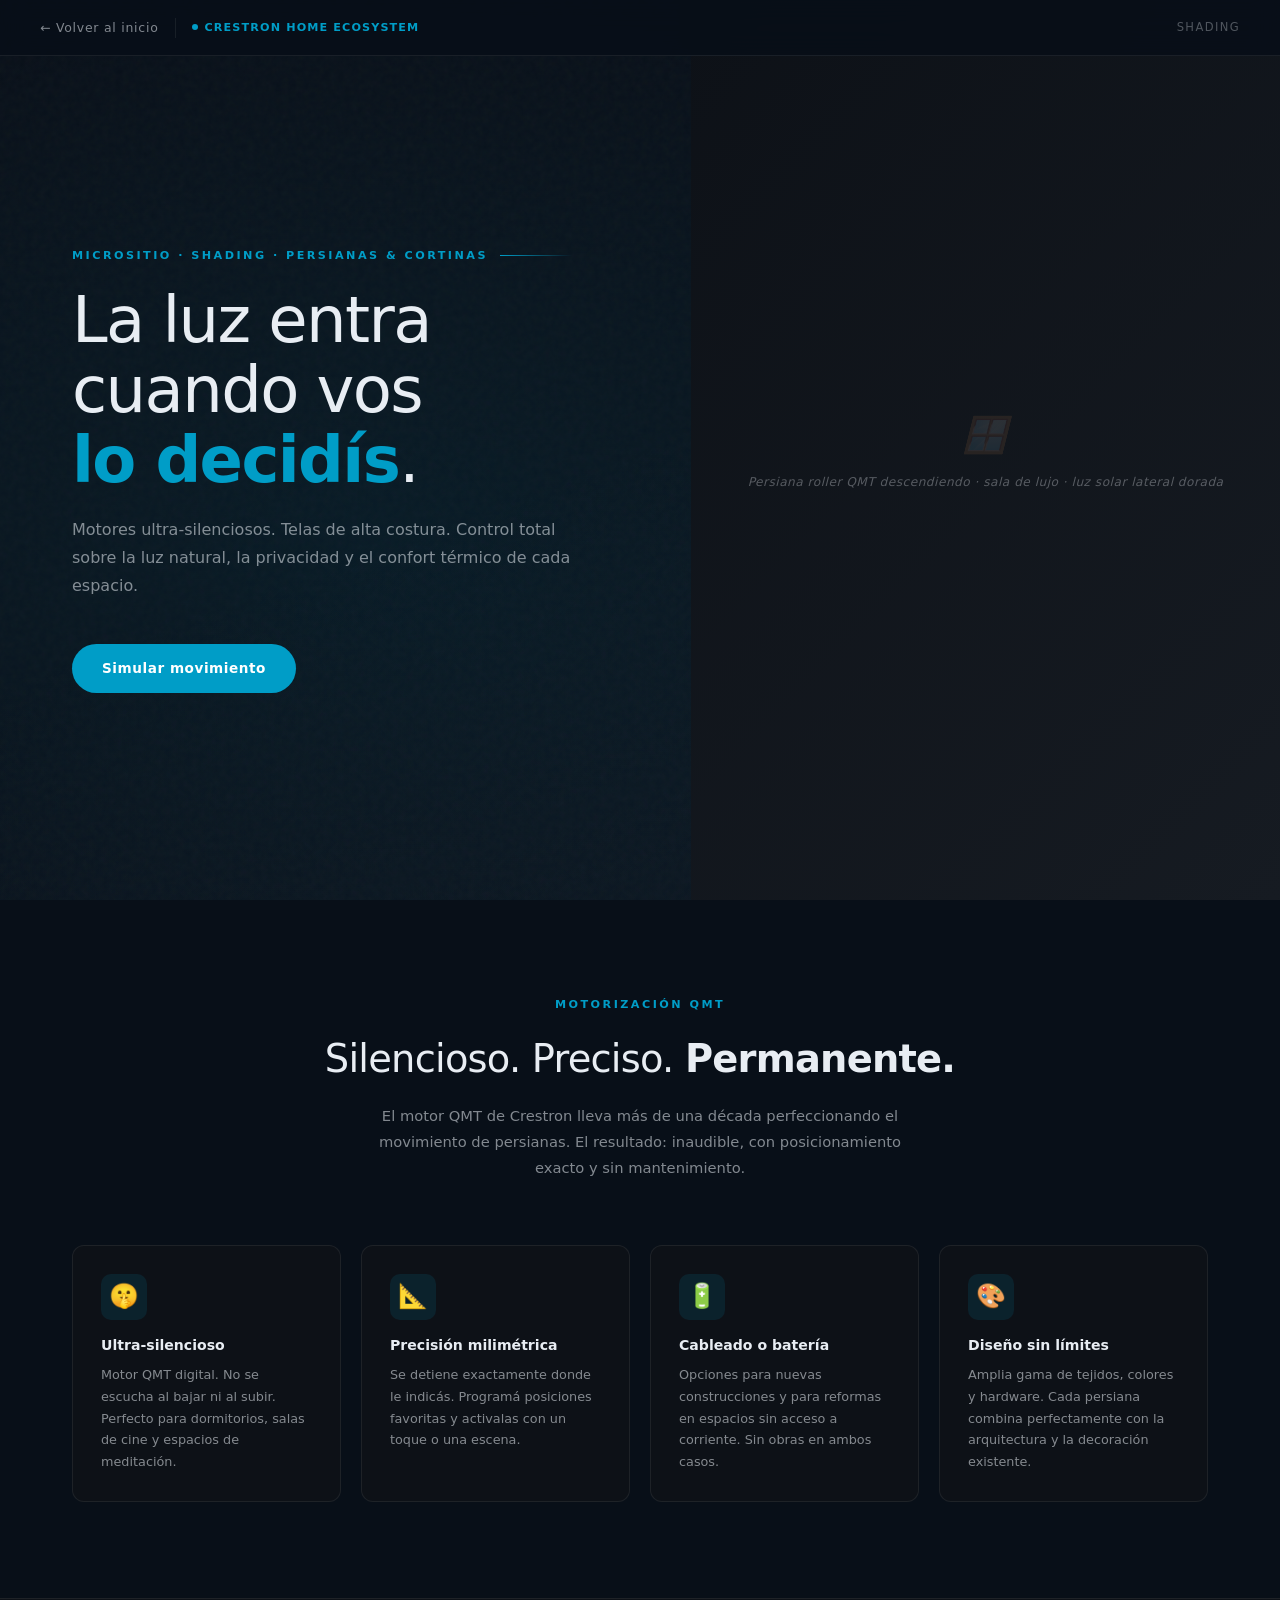
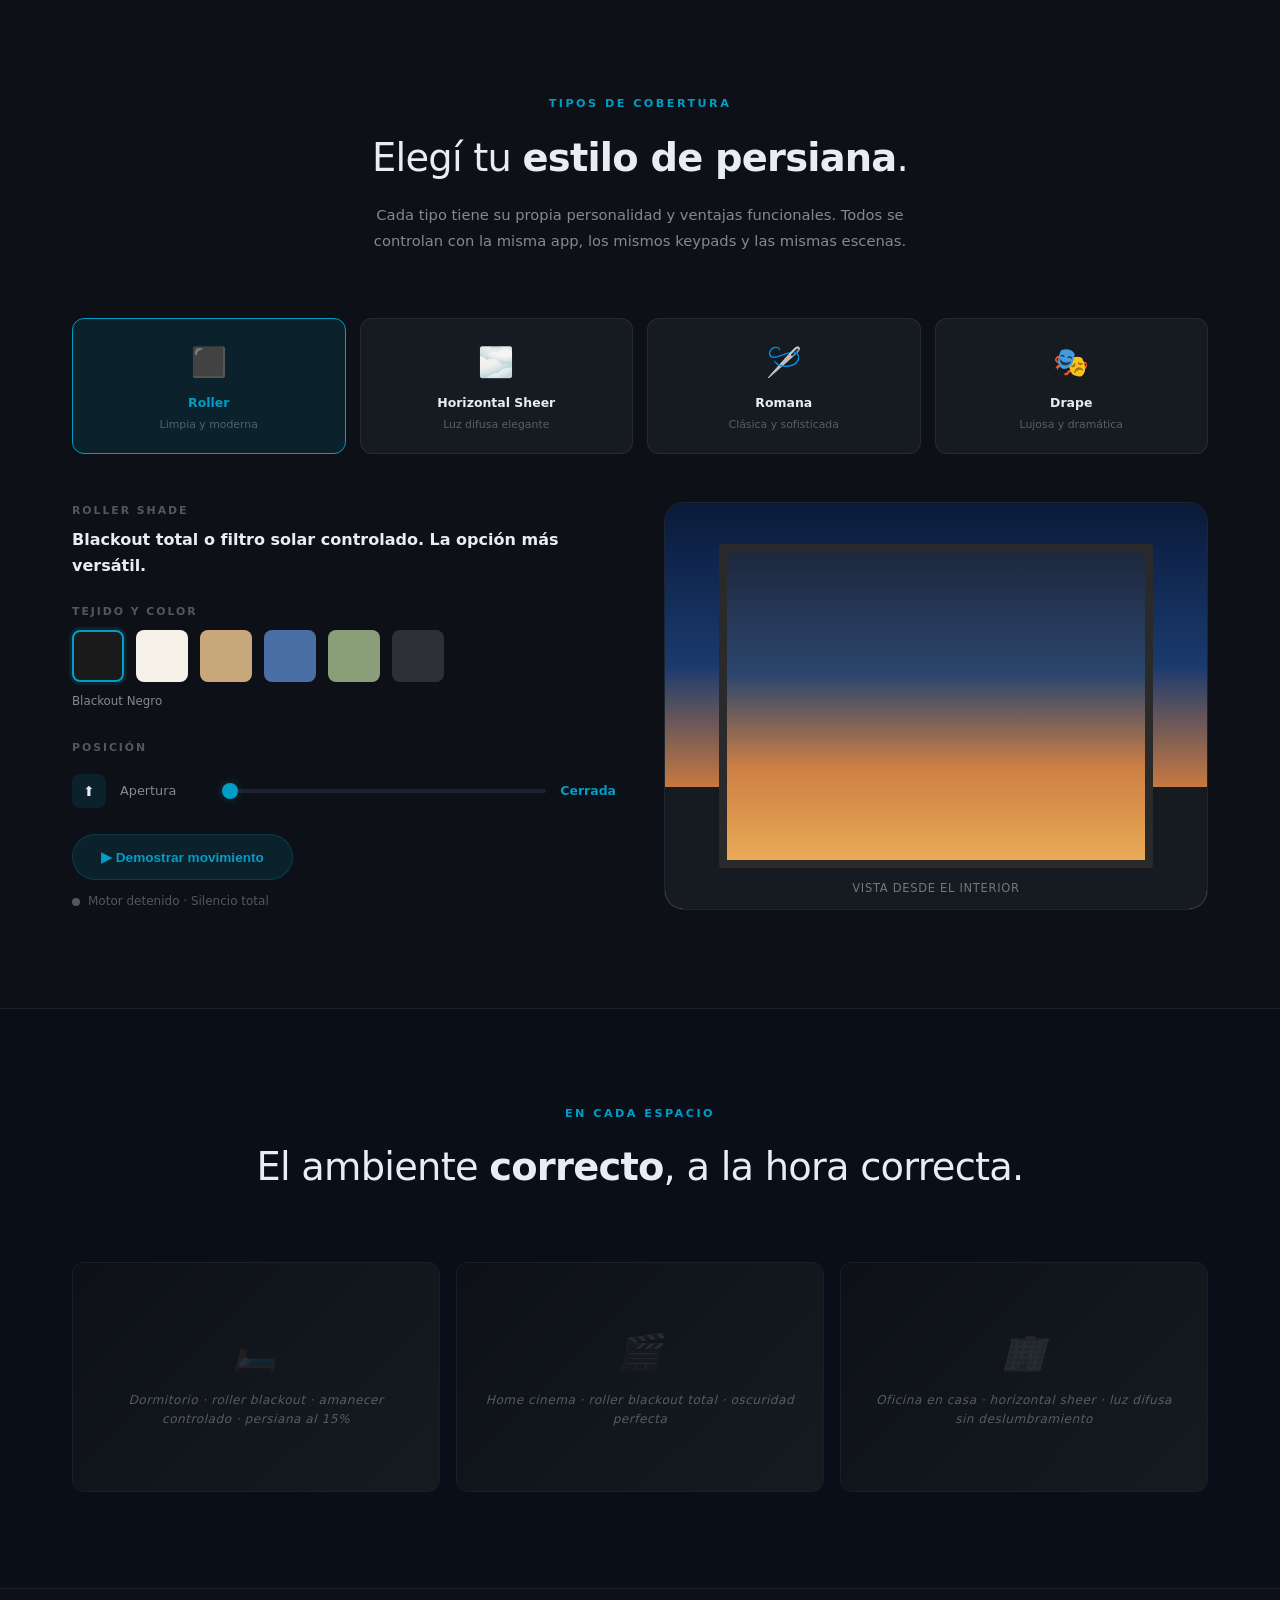
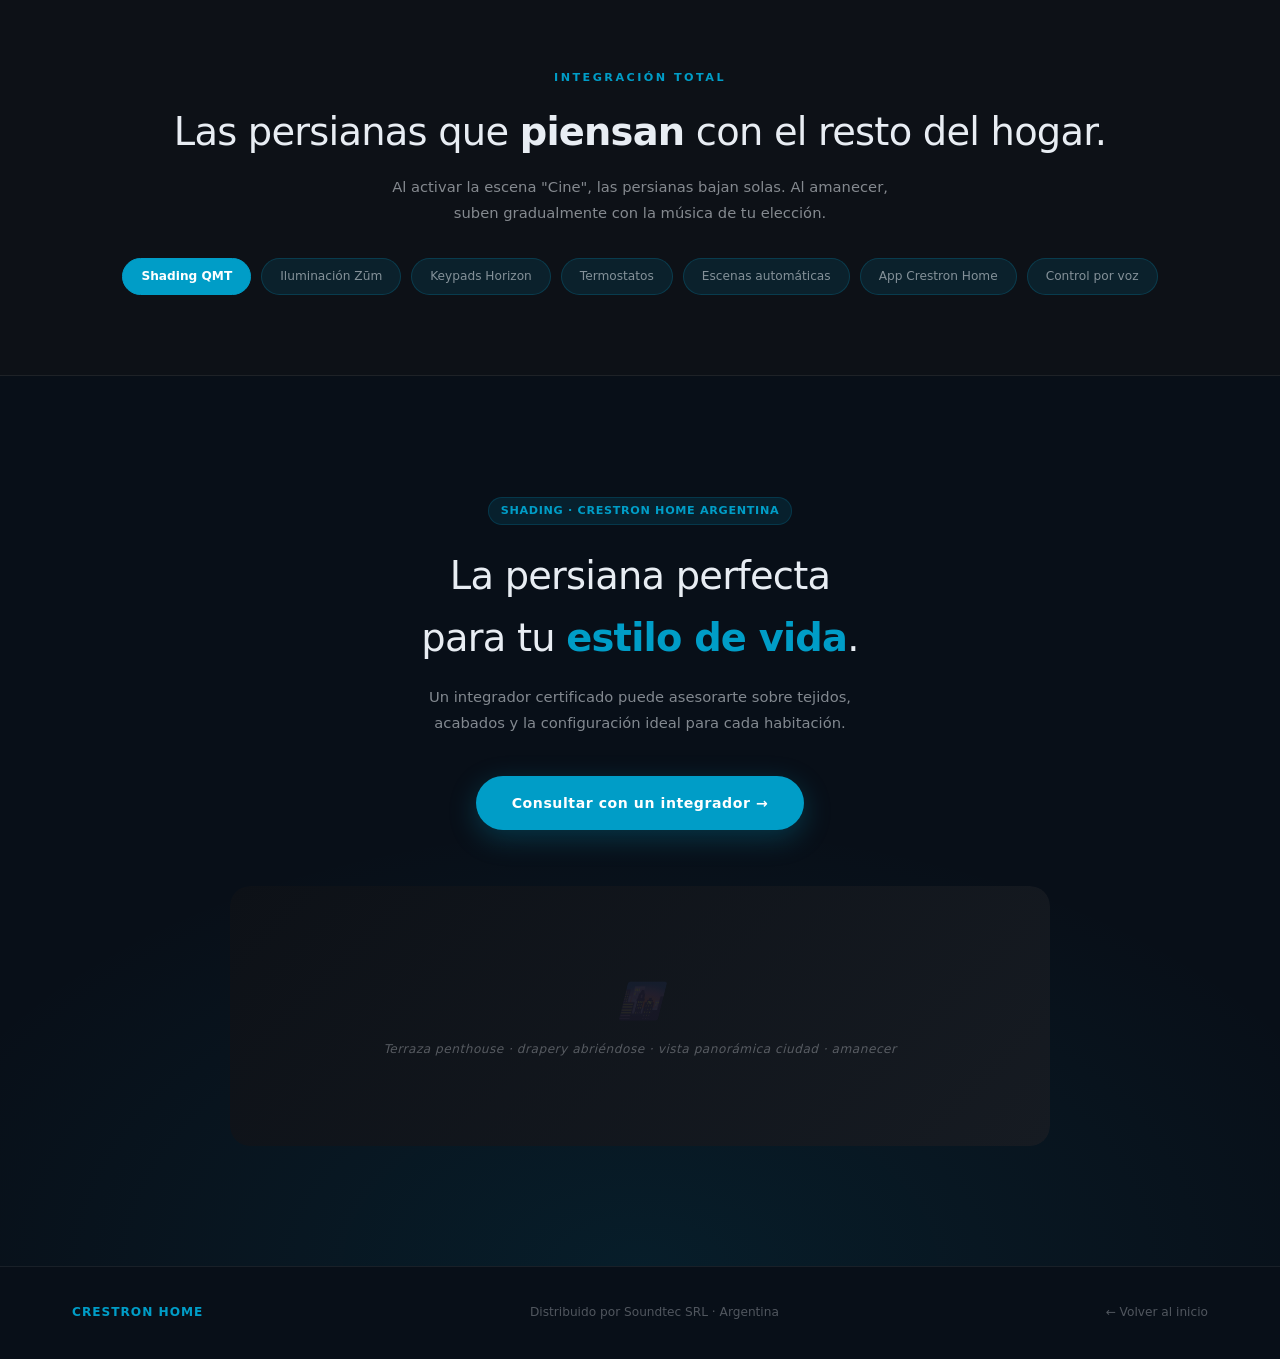
<file: microsite-shading.html>
<!DOCTYPE html>
<html lang="es">
<head>
<meta charset="UTF-8">
<meta name="viewport" content="width=device-width,initial-scale=1.0">
<title>Crestron Home — Shading</title>
<link rel="stylesheet" href="microsite.css">
<style>
/* ── Shade Window Simulator ── */
.window-scene {
  width:100%; aspect-ratio:4/3;
  position:relative; border-radius:var(--ms-radius-lg);
  border:1px solid var(--ms-border);
  overflow:hidden; background:#0a1520;
}
.window-sky {
  position:absolute; inset:0;
  background:linear-gradient(180deg,#0a1a3a 0%,#1a3a6e 40%,#c87941 70%,#e8a855 100%);
  transition:opacity .4s;
}
.window-floor { position:absolute; bottom:0; left:0; right:0; height:30%; background:#161b22; }
.window-frame {
  position:absolute; inset:10%; border:8px solid #2a2a2a;
  border-radius:4px; overflow:hidden;
}
.shade-track {
  position:absolute; top:0; left:0; right:0; z-index:2;
  transition:height .5s cubic-bezier(.4,0,.2,1);
  height:0%;
}
.window-light-overlay {
  position:absolute; inset:0; z-index:1;
  background:rgba(255,200,100,.08);
  transition:opacity .5s;
}
.window-label {
  position:absolute; bottom:12px; left:0; right:0;
  text-align:center; font-size:.72rem; color:rgba(255,255,255,.4);
  z-index:3; letter-spacing:.06em; text-transform:uppercase;
}

/* ── Shade Type Cards ── */
.shade-type-grid {
  display:grid; grid-template-columns:repeat(4,1fr); gap:14px;
}
.shade-type-card {
  background:var(--ms-surface2); border:1px solid var(--ms-border);
  border-radius:var(--ms-radius); padding:20px 14px;
  text-align:center; cursor:pointer; transition:all .22s;
}
.shade-type-card.active { border-color:var(--ms-accent); background:var(--ms-accent-dim); }
.shade-type-card:hover { border-color:var(--ms-border2); }
.shade-type-ico { font-size:1.8rem; margin-bottom:8px; }
.shade-type-name { font-size:.78rem; font-weight:600; color:var(--ms-text); }
.shade-type-desc { font-size:.68rem; color:var(--ms-text3); margin-top:4px; line-height:1.5; }
.shade-type-card.active .shade-type-name { color:var(--ms-accent); }

/* ── Fabric Swatches ── */
.fabric-grid { display:flex; gap:12px; flex-wrap:wrap; }
.fabric-sw {
  width:52px; height:52px; border-radius:8px;
  border:2px solid transparent; cursor:pointer;
  transition:all .22s; position:relative; overflow:hidden;
}
.fabric-sw.active { border-color:var(--ms-accent); box-shadow:0 0 0 3px var(--ms-accent-dim); }
.fabric-sw:hover { transform:scale(1.1); }

/* ── Motor indicator ── */
.motor-btn {
  display:inline-flex; align-items:center; gap:10px;
  padding:14px 28px;
  border:1px solid var(--ms-border2);
  border-radius:50px; background:var(--ms-accent-dim);
  color:var(--ms-accent); font-size:.85rem; font-weight:600;
  cursor:pointer; transition:all .22s; margin-top:16px;
}
.motor-btn:hover { background:var(--ms-accent); color:#fff; }
.motor-status {
  display:flex; align-items:center; gap:8px;
  font-size:.75rem; color:var(--ms-text3);
  margin-top:12px;
}
.motor-dot {
  width:8px; height:8px; border-radius:50%;
  background:var(--ms-text3); transition:background .3s;
}
.motor-dot.active { background:#00e5a0; box-shadow:0 0 8px #00e5a080; }
</style>
  <link rel="stylesheet" href="admin.css">
  <link rel="stylesheet" href="annotations.css">
</head>
<body class="ms-body">

<nav class="ms-nav">
  <a class="ms-nav-back" href="index.html">← Volver al inicio</a>
  <div class="ms-nav-sep"></div>
  <div class="ms-nav-badge">Crestron Home Ecosystem</div>
  <span class="ms-nav-cat">Shading</span>
</nav>

<!-- HERO -->
<section class="ms-hero" style="background:radial-gradient(ellipse 70% 60% at 30% 60%,rgba(0,157,199,.08),transparent),linear-gradient(160deg,#080f18 50%,#0c1520);">
  <div class="ms-hero-noise"></div>
  <div class="ms-hero-content">
    <div class="ms-hero-label">Micrositio · Shading · Persianas &amp; Cortinas</div>
    <h1 class="ms-hero-title">La luz entra<br>cuando vos<br><strong>lo decidís</strong>.</h1>
    <p class="ms-hero-sub">Motores ultra-silenciosos. Telas de alta costura. Control total sobre la luz natural, la privacidad y el confort térmico de cada espacio.</p>
    <a href="#simulador" class="ms-hero-cta">Simular movimiento</a>
  </div>
  <div class="ms-hero-visual">
    <div class="ms-hero-visual-content">
      <!-- imagen: persiana roller descendiendo en sala de estar moderna con luz solar lateral -->
      <div class="ms-img-ph">
        <div class="ms-img-ph-icon">🪟</div>
        <span>Persiana roller QMT descendiendo · sala de lujo · luz solar lateral dorada</span>
      </div>
    </div>
  </div>
</section>

<!-- BENEFITS -->
<section class="ms-section ms-reveal">
  <div class="ms-sh">
    <div class="ms-sh-label">Motorización QMT</div>
    <h2 class="ms-sh-title">Silencioso. Preciso. <strong>Permanente.</strong></h2>
    <p class="ms-sh-sub">El motor QMT de Crestron lleva más de una década perfeccionando el movimiento de persianas. El resultado: inaudible, con posicionamiento exacto y sin mantenimiento.</p>
  </div>
  <div class="ms-grid-4">
    <div class="ms-card ms-reveal">
      <div class="ms-card-icon">🤫</div>
      <div class="ms-card-title">Ultra-silencioso</div>
      <div class="ms-card-text">Motor QMT digital. No se escucha al bajar ni al subir. Perfecto para dormitorios, salas de cine y espacios de meditación.</div>
    </div>
    <div class="ms-card ms-reveal">
      <div class="ms-card-icon">📐</div>
      <div class="ms-card-title">Precisión milimétrica</div>
      <div class="ms-card-text">Se detiene exactamente donde le indicás. Programá posiciones favoritas y activalas con un toque o una escena.</div>
    </div>
    <div class="ms-card ms-reveal">
      <div class="ms-card-icon">🔋</div>
      <div class="ms-card-title">Cableado o batería</div>
      <div class="ms-card-text">Opciones para nuevas construcciones y para reformas en espacios sin acceso a corriente. Sin obras en ambos casos.</div>
    </div>
    <div class="ms-card ms-reveal">
      <div class="ms-card-icon">🎨</div>
      <div class="ms-card-title">Diseño sin límites</div>
      <div class="ms-card-text">Amplia gama de tejidos, colores y hardware. Cada persiana combina perfectamente con la arquitectura y la decoración existente.</div>
    </div>
  </div>
</section>

<!-- SHADE TYPE SELECTOR + SIMULATOR -->
<div class="ms-section-dark">
<section class="ms-section" id="simulador">
  <div class="ms-sh ms-reveal">
    <div class="ms-sh-label">Tipos de cobertura</div>
    <h2 class="ms-sh-title">Elegí tu <strong>estilo de persiana</strong>.</h2>
    <p class="ms-sh-sub">Cada tipo tiene su propia personalidad y ventajas funcionales. Todos se controlan con la misma app, los mismos keypads y las mismas escenas.</p>
  </div>

  <div class="shade-type-grid ms-reveal" id="shade-type-grid">
    <div class="shade-type-card active" onclick="setShadeType(this,'roller','Roller Shade','Blackout total o filtro solar controlado. La opción más versátil.','linear-gradient(180deg,#2a2a2a,#1a1a1a)')">
      <div class="shade-type-ico">⬛</div>
      <div class="shade-type-name">Roller</div>
      <div class="shade-type-desc">Limpia y moderna</div>
    </div>
    <div class="shade-type-card" onclick="setShadeType(this,'sheer','Horizontal Sheer','Tejido con bandas alternas que regulan luz y privacidad.','linear-gradient(180deg,rgba(200,200,255,.2),rgba(100,100,200,.1))')">
      <div class="shade-type-ico">🌫️</div>
      <div class="shade-type-name">Horizontal Sheer</div>
      <div class="shade-type-desc">Luz difusa elegante</div>
    </div>
    <div class="shade-type-card" onclick="setShadeType(this,'roman','Roman Shade','Pliegues horizontales con aspecto textil de alta costura.','repeating-linear-gradient(180deg,rgba(180,150,120,.3) 0,rgba(180,150,120,.1) 20px,rgba(180,150,120,.3) 24px)')">
      <div class="shade-type-ico">🪡</div>
      <div class="shade-type-name">Romana</div>
      <div class="shade-type-desc">Clásica y sofisticada</div>
    </div>
    <div class="shade-type-card" onclick="setShadeType(this,'drape','Drapery','Cortinas de caída suave para una estética teatral y lujosa.','repeating-linear-gradient(90deg,rgba(150,130,180,.2) 0,rgba(150,130,180,.05) 10px,rgba(150,130,180,.2) 20px)')">
      <div class="shade-type-ico">🎭</div>
      <div class="shade-type-name">Drape</div>
      <div class="shade-type-desc">Lujosa y dramática</div>
    </div>
  </div>

  <div class="ms-grid-2" style="margin-top:48px; align-items:start;">
    <div class="ms-reveal">
      <div class="ms-config-label" id="shade-type-name-label">Roller Shade</div>
      <div class="ms-config-title" style="font-size:1rem;margin-bottom:8px;" id="shade-type-desc-text">Blackout total o filtro solar controlado. La opción más versátil.</div>

      <div style="margin-top:24px;">
        <div class="ms-config-label">Tejido y color</div>
        <div class="fabric-grid" id="fabric-grid" style="margin-top:10px;">
          <div class="fabric-sw active" style="background:#1a1a1a;" data-name="Blackout Negro" onclick="setFabric(this,'#1a1a1a')"></div>
          <div class="fabric-sw" style="background:#f5f0e8;" data-name="Sheer Blanco" onclick="setFabric(this,'#f5f0e8')"></div>
          <div class="fabric-sw" style="background:#c8a87a;" data-name="Lino Natural" onclick="setFabric(this,'#c8a87a')"></div>
          <div class="fabric-sw" style="background:#4a6fa5;" data-name="Azul Marino" onclick="setFabric(this,'#4a6fa5')"></div>
          <div class="fabric-sw" style="background:#8a9e7a;" data-name="Verde Salvia" onclick="setFabric(this,'#8a9e7a')"></div>
          <div class="fabric-sw" style="background:#2d3035;" data-name="Gris Antracita" onclick="setFabric(this,'#2d3035')"></div>
        </div>
        <div class="ms-swatch-name" id="fabric-name" style="margin-top:10px;">Blackout Negro</div>
      </div>

      <div style="margin-top:28px;">
        <div class="ms-config-label">Posición</div>
        <div class="ms-ctrl" style="padding:10px 0;">
          <div class="ms-ctrl-ico">⬆️</div>
          <div class="ms-ctrl-name">Apertura</div>
          <input class="ms-ctrl-range" type="range" min="0" max="100" value="0" oninput="setShadePos(this.value)" id="shade-pos-slider">
          <span class="ms-ctrl-val" id="shade-pos-val">Cerrada</span>
        </div>
      </div>

      <button class="motor-btn" onclick="animateShade()">
        <span id="motor-btn-text">▶ Demostrar movimiento</span>
      </button>
      <div class="motor-status">
        <div class="motor-dot" id="motor-dot"></div>
        <span id="motor-status-text">Motor detenido · Silencio total</span>
      </div>
    </div>

    <div class="window-scene ms-reveal" id="window-scene">
      <div class="window-sky" id="window-sky"></div>
      <div class="window-floor"></div>
      <div class="window-frame">
        <div class="window-sky" style="position:absolute;inset:0;"></div>
        <div class="shade-track" id="shade-panel" style="height:0%;background:linear-gradient(180deg,#1a1a1a,#1a1a1a);">
        </div>
        <div class="window-light-overlay" id="light-overlay"></div>
      </div>
      <div class="window-label" id="shade-scene-label">Vista desde el interior</div>
    </div>
  </div>
</section>
</div>

<!-- GALLERY -->
<section class="ms-section ms-reveal">
  <div class="ms-sh">
    <div class="ms-sh-label">En cada espacio</div>
    <h2 class="ms-sh-title">El ambiente <strong>correcto</strong>, a la hora correcta.</h2>
  </div>
  <div class="ms-grid-3" style="gap:16px;">
    <div class="ms-img-ph-ratio ms-reveal">
      <div class="ms-img-ph"><div class="ms-img-ph-icon">🛏️</div><span>Dormitorio · roller blackout · amanecer controlado · persiana al 15%</span></div>
    </div>
    <div class="ms-img-ph-ratio ms-reveal">
      <div class="ms-img-ph"><div class="ms-img-ph-icon">🎬</div><span>Home cinema · roller blackout total · oscuridad perfecta</span></div>
    </div>
    <div class="ms-img-ph-ratio ms-reveal">
      <div class="ms-img-ph"><div class="ms-img-ph-icon">🏢</div><span>Oficina en casa · horizontal sheer · luz difusa sin deslumbramiento</span></div>
    </div>
  </div>
</section>

<!-- ECOSYSTEM -->
<div class="ms-section-dark">
<div class="ms-ecosystem ms-reveal">
  <div class="ms-sh-label">Integración total</div>
  <h2 class="ms-sh-title" style="margin-bottom:12px;">Las persianas que <strong>piensan</strong> con el resto del hogar.</h2>
  <p class="ms-sh-sub">Al activar la escena "Cine", las persianas bajan solas. Al amanecer, suben gradualmente con la música de tu elección.</p>
  <div class="ms-eco-chips">
    <span class="ms-chip current">Shading QMT</span>
    <span class="ms-chip">Iluminación Zūm</span>
    <span class="ms-chip">Keypads Horizon</span>
    <span class="ms-chip">Termostatos</span>
    <span class="ms-chip">Escenas automáticas</span>
    <span class="ms-chip">App Crestron Home</span>
    <span class="ms-chip">Control por voz</span>
  </div>
</div>
</div>

<!-- CTA -->
<section class="ms-cta ms-reveal">
  <div class="ms-cta-inner">
    <div class="ms-tag" style="margin:0 auto 20px;">Shading · Crestron Home Argentina</div>
    <h2 class="ms-cta-title">La persiana perfecta<br>para tu <strong>estilo de vida</strong>.</h2>
    <p class="ms-cta-sub">Un integrador certificado puede asesorarte sobre tejidos, acabados y la configuración ideal para cada habitación.</p>
    <a href="index.html#contacto" class="ms-cta-btn">Consultar con un integrador →</a>
    <div class="ms-cta-img-wrap">
      <!-- imagen aspiracional: terraza de penthouse con drapery abriendo hacia vista panorámica urbana -->
      <div class="ms-img-ph" style="height:260px;border-radius:var(--ms-radius-lg);">
        <div class="ms-img-ph-icon">🌆</div>
        <span>Terraza penthouse · drapery abriéndose · vista panorámica ciudad · amanecer</span>
      </div>
    </div>
  </div>
</section>

<footer class="ms-footer">
  <span class="ms-footer-brand">CRESTRON HOME</span>
  <span>Distribuido por Soundtec SRL · Argentina</span>
  <a href="index.html" style="color:var(--ms-text3);text-decoration:none;">← Volver al inicio</a>
</footer>

<script>
let currentFabricColor = '#1a1a1a';
let currentShadePattern = 'linear-gradient(180deg,#1a1a1a,#1a1a1a)';
let shadePos = 0;
let isAnimating = false;

function setShadeType(card, type, name, desc, pattern) {
  document.querySelectorAll('.shade-type-card').forEach(c => c.classList.remove('active'));
  card.classList.add('active');
  document.getElementById('shade-type-name-label').textContent = name;
  document.getElementById('shade-type-desc-text').textContent = desc;
  currentShadePattern = pattern;
  document.getElementById('shade-panel').style.background = pattern;
}

function setFabric(sw, color) {
  document.querySelectorAll('.fabric-sw').forEach(s => s.classList.remove('active'));
  sw.classList.add('active');
  currentFabricColor = color;
  document.getElementById('fabric-name').textContent = sw.dataset.name;
  // update shade color if it's roller
  const active = document.querySelector('.shade-type-card.active');
  if(active && active.querySelector('.shade-type-name').textContent === 'Roller') {
    currentShadePattern = `linear-gradient(180deg,${color},${color})`;
    document.getElementById('shade-panel').style.background = currentShadePattern;
  }
}

function setShadePos(val) {
  shadePos = parseInt(val);
  const pct = shadePos + '%';
  document.getElementById('shade-panel').style.height = pct;
  const lightOpacity = (shadePos / 100) * 0.85;
  document.getElementById('light-overlay').style.opacity = (1 - shadePos/100);
  if(shadePos === 0) document.getElementById('shade-pos-val').textContent = 'Cerrada';
  else if(shadePos === 100) document.getElementById('shade-pos-val').textContent = 'Abierta';
  else document.getElementById('shade-pos-val').textContent = shadePos + '%';
  document.getElementById('window-scene').style.setProperty('--shade-height', pct);
}

function animateShade() {
  if(isAnimating) return;
  isAnimating = true;
  const dot = document.getElementById('motor-dot');
  const statusText = document.getElementById('motor-status-text');
  const btnText = document.getElementById('motor-btn-text');
  dot.classList.add('active');
  btnText.textContent = '⏸ Motor en movimiento...';
  statusText.textContent = 'Motor QMT activo · < 25 dB';

  const slider = document.getElementById('shade-pos-slider');
  const start = shadePos;
  const end = shadePos < 50 ? 100 : 0;
  const step = end > start ? 1 : -1;
  let current = start;

  const interval = setInterval(() => {
    current += step;
    slider.value = current;
    setShadePos(current);
    if(current === end) {
      clearInterval(interval);
      dot.classList.remove('active');
      btnText.textContent = '▶ Demostrar movimiento';
      statusText.textContent = 'Motor detenido · Silencio total';
      isAnimating = false;
    }
  }, 16);
}

/* ── Scroll Reveal ── */
const obs = new IntersectionObserver(entries => entries.forEach(e=>{ if(e.isIntersecting) e.target.classList.add('visible'); }),{threshold:.12});
document.querySelectorAll('.ms-reveal').forEach(el=>obs.observe(el));
</script>
  <script src="config.js"></script>
  <script src="admin.js"></script>
  <script src="annotations.js"></script>
</body>
</html>
</file>
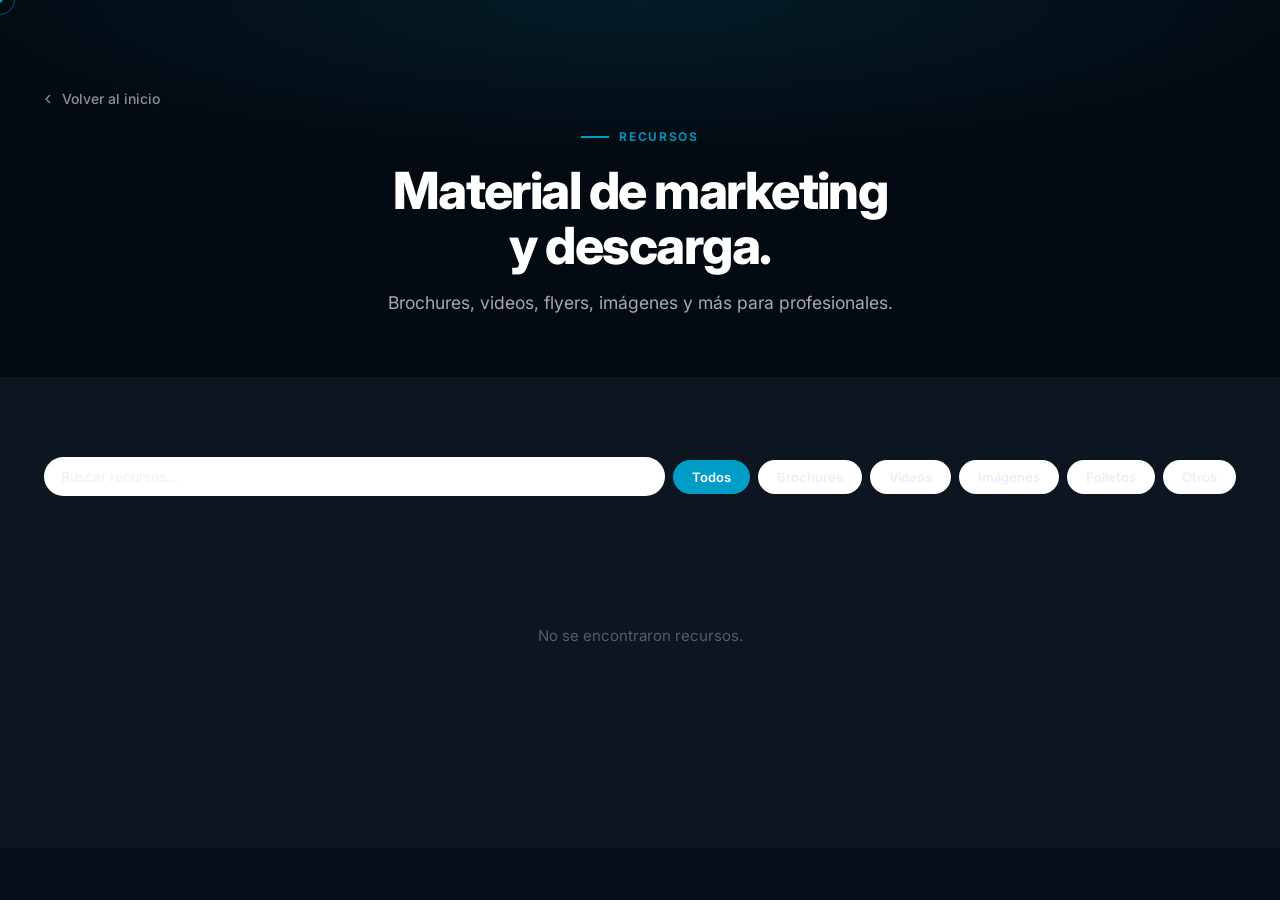
<file: recursos.html>
<!DOCTYPE html>
<html lang="es">
<head>
  <meta charset="UTF-8">
  <meta name="viewport" content="width=device-width, initial-scale=1.0">
  <title>Recursos | Crestron Home Argentina</title>
  <link rel="preconnect" href="https://fonts.googleapis.com">
  <link href="https://fonts.googleapis.com/css2?family=Inter:wght@300;400;500;600;700;800&display=swap" rel="stylesheet">
  <link rel="stylesheet" href="styles.css">
  <link rel="stylesheet" href="admin.css">
  <link rel="stylesheet" href="annotations.css">
</head>
<body>
  <div class="cursor-dot" id="cursorDot"></div>
  <div class="cursor-outline" id="cursorOutline"></div>

  <!-- ===== HERO ===== -->
  <div class="rec-page-hero">
    <a href="index.html" class="rec-back">
      <svg viewBox="0 0 24 24" fill="none" stroke="currentColor" stroke-width="2" width="16" height="16"><polyline points="15 18 9 12 15 6"/></svg>
      Volver al inicio
    </a>
    <div class="container">
      <div class="section-label" style="color:rgba(0,157,199,0.9);margin-bottom:16px;">Recursos</div>
      <h1>Material de marketing<br>y descarga.</h1>
      <p>Brochures, videos, flyers, imágenes y más para profesionales.</p>
    </div>
  </div>

  <!-- ===== CONTENT ===== -->
  <div class="rec-page-body">
    <div class="container">
      <div class="rec-filter-bar">
        <input type="search" id="recSearch" placeholder="Buscar recursos...">
        <button class="rec-type-btn active" data-type="all">Todos</button>
        <button class="rec-type-btn" data-type="brochure">Brochures</button>
        <button class="rec-type-btn" data-type="video">Videos</button>
        <button class="rec-type-btn" data-type="image">Imágenes</button>
        <button class="rec-type-btn" data-type="flyer">Folletos</button>
        <button class="rec-type-btn" data-type="other">Otros</button>
      </div>
      <div class="rec-full-grid" id="recFullGrid"></div>
    </div>
  </div>

  <!-- Add resource modal (admin only) -->
  <div class="rec-modal-overlay" id="recModalOverlay">
    <div class="rec-modal">
      <button class="rec-modal-close" id="recModalClose">✕</button>
      <h3>Agregar recurso</h3>
      <div class="rec-field">
        <label>Título</label>
        <input type="text" id="recTitle" placeholder="Nombre del recurso">
      </div>
      <div class="rec-field">
        <label>Tipo</label>
        <select id="recType">
          <option value="brochure">Brochure</option>
          <option value="video">Video</option>
          <option value="image">Imagen</option>
          <option value="flyer">Folleto</option>
          <option value="other">Otro</option>
        </select>
      </div>
      <div class="rec-field">
        <label>Descripción (opcional)</label>
        <textarea id="recDesc" rows="2" placeholder="Breve descripción..."></textarea>
      </div>
      <div class="rec-field">
        <label>URL o archivo</label>
        <input type="url" id="recUrl" placeholder="https://...">
        <button type="button" id="recFilePick" style="margin-top:8px;padding:8px 14px;border-radius:8px;border:1.5px solid var(--border-med);background:#fff;cursor:pointer;font-size:13px;font-weight:600;font-family:var(--font);">📎 Subir archivo</button>
        <input type="file" id="recFileInput" style="display:none;">
      </div>
      <div class="rec-field">
        <label>Imagen de portada (opcional)</label>
        <input type="url" id="recThumb" placeholder="URL de imagen de portada">
        <button type="button" id="recThumbPick" style="margin-top:8px;padding:8px 14px;border-radius:8px;border:1.5px solid var(--border-med);background:#fff;cursor:pointer;font-size:13px;font-weight:600;font-family:var(--font);">🖼️ Elegir imagen</button>
        <div id="recThumbPreview" style="margin-top:8px;"></div>
      </div>
      <button id="recSaveBtn" style="width:100%;padding:12px;border-radius:10px;border:none;background:var(--accent);color:#fff;font-size:15px;font-weight:700;cursor:pointer;font-family:var(--font);">Guardar recurso</button>
    </div>
  </div>

  <script src="config.js"></script>
  <script src="script.js"></script>
  <script src="admin.js"></script>
  <script src="annotations.js"></script>
  <script src="recursos.js"></script>
</body>
</html>
</file>
<file: styles.css>
/* ============================================================
   CRESTRON HOME ARGENTINA — styles.css  v2
   Light mode · Crestron brand colors · Clean & professional
   ============================================================ */

/* ── VARIABLES ──────────────────────────────────────────────── */
:root {
  /* ── Dark palette ── */
  --bg-white:   #080f18;
  --bg-light:   #0c1520;
  --bg-lighter: #101b28;
  --hero-bg:    #040a11;
  --footer-bg:  #040a11;

  /* Crestron teal */
  --accent:        #009DC7;
  --accent-dark:   #007AA6;
  --accent-hover:  #00c4ef;
  --accent-bg:     rgba(0,157,199,0.10);
  --accent-border: rgba(0,157,199,0.28);

  /* Navy */
  --navy:     #0d2540;
  --navy-mid: #1a3a60;

  /* Text */
  --text-dark:   #e8edf3;
  --text-medium: rgba(220,230,242,0.65);
  --text-light:  rgba(200,215,232,0.38);

  /* Borders */
  --border:     rgba(255,255,255,0.07);
  --border-med: rgba(255,255,255,0.13);

  /* Shadows */
  --shadow-xs: 0 1px 4px rgba(0,0,0,0.35);
  --shadow-sm: 0 2px 12px rgba(0,0,0,0.4);
  --shadow-md: 0 8px 28px rgba(0,0,0,0.5);
  --shadow-lg: 0 20px 50px rgba(0,0,0,0.6);

  /* Teal glow */
  --teal-glow: rgba(0,157,199,0.20);

  --font:       'Inter', -apple-system, BlinkMacSystemFont, sans-serif;
  --radius-sm:  6px; --radius-md: 12px; --radius-lg: 20px; --radius-xl: 28px;
  --container:  1240px; --nav-h: 70px;
  --transition: 0.26s cubic-bezier(0.4,0,0.2,1);
}

/* ── RESET & BASE ────────────────────────────────────────────── */
*, *::before, *::after { box-sizing: border-box; margin: 0; padding: 0; }
html { scroll-behavior: smooth; scroll-padding-top: var(--nav-h); font-size: 16px; }
body { font-family: var(--font); background: var(--bg-white); color: var(--text-dark); line-height: 1.6; overflow-x: hidden; cursor: none; }
@media (pointer: coarse) { body { cursor: auto; } }
img, svg { display: block; max-width: 100%; }
a { text-decoration: none; color: inherit; }
button { cursor: pointer; border: none; background: none; font-family: var(--font); }
ul { list-style: none; }
input, select, textarea { font-family: var(--font); outline: none; }

/* ── CUSTOM CURSOR (teal) ───────────────────────────────────── */
.cursor-dot {
  position: fixed; top: 0; left: 0;
  width: 5px; height: 5px;
  background: var(--accent);
  border-radius: 50%;
  pointer-events: none;
  z-index: 2147483647;
  transform: translate(-50%, -50%);
  transition: opacity 0.3s;
}
.cursor-outline {
  position: fixed; top: 0; left: 0;
  width: 30px; height: 30px;
  border: 1.5px solid rgba(0, 157, 199, 0.5);
  border-radius: 50%;
  pointer-events: none;
  z-index: 2147483646;
  transform: translate(-50%, -50%);
  transition: width 0.2s, height 0.2s, border-color 0.2s;
}
.cursor-outline.hovering { width: 44px; height: 44px; border-color: var(--accent); background: rgba(0,157,199,0.04); }
@media (pointer: coarse) { .cursor-dot, .cursor-outline { display: none; } }

/* ── LAYOUT ─────────────────────────────────────────────────── */
.container { max-width: var(--container); margin: 0 auto; padding: 0 24px; }

/* ── TYPOGRAPHY ─────────────────────────────────────────────── */
h1 { font-size: clamp(2.5rem, 5.5vw, 4.6rem); font-weight: 800; line-height: 1.08; letter-spacing: -0.03em; }
h2 { font-size: clamp(1.9rem, 3.8vw, 3rem); font-weight: 700; line-height: 1.16; letter-spacing: -0.025em; }
h3 { font-size: 1.2rem; font-weight: 600; line-height: 1.3; }
h4 { font-size: 0.76rem; font-weight: 700; letter-spacing: 0.1em; text-transform: uppercase; }
p { color: var(--text-medium); }

.section-label {
  display: inline-flex; align-items: center; gap: 10px;
  font-size: 0.75rem; font-weight: 700; letter-spacing: 0.14em; text-transform: uppercase;
  color: var(--accent); margin-bottom: 18px;
}
.section-label::before {
  content: ''; display: block; width: 28px; height: 2px; background: var(--accent);
}

.section-header { text-align: center; max-width: 700px; margin: 0 auto 64px; }
.section-header h2 { margin-bottom: 14px; color: var(--text-dark); }
.section-subtitle { font-size: 1.05rem; color: var(--text-medium); line-height: 1.75; }
.lead-text { font-size: 1.05rem; color: var(--text-medium); line-height: 1.78; margin-bottom: 32px; }

/* ── BUTTONS ─────────────────────────────────────────────────── */
.btn-primary {
  display: inline-flex; align-items: center; gap: 8px;
  background: var(--accent); color: #fff;
  font-size: 0.92rem; font-weight: 600; padding: 13px 30px;
  border-radius: 100px;
  transition: var(--transition);
}
.btn-primary:hover { background: var(--accent-hover); transform: translateY(-2px); box-shadow: 0 8px 24px rgba(0,157,199,0.35); }

.btn-ghost {
  display: inline-flex; align-items: center; gap: 8px;
  background: transparent; color: #fff;
  font-size: 0.92rem; font-weight: 500; padding: 12px 26px;
  border-radius: 100px; border: 1.5px solid rgba(255,255,255,0.25);
  transition: var(--transition);
}
.btn-ghost svg { width: 16px; height: 16px; transition: transform var(--transition); }
.btn-ghost:hover { border-color: rgba(255,255,255,0.5); background: rgba(255,255,255,0.06); }
.btn-ghost:hover svg { transform: translateX(3px); }

.btn-nav-cta {
  background: var(--accent); color: #fff;
  font-size: 0.84rem; font-weight: 600; padding: 9px 20px;
  border-radius: 100px; white-space: nowrap; transition: var(--transition);
}
.btn-nav-cta:hover { background: var(--accent-hover); }

.btn-catalog-interactive {
  display: inline-flex; align-items: center; gap: 8px;
  margin-top: 20px;
  background: var(--accent-bg);
  border: 1.5px solid var(--accent-border);
  color: var(--accent);
  font-size: 0.9rem; font-weight: 600; padding: 11px 24px;
  border-radius: 100px; transition: var(--transition);
}
.btn-catalog-interactive:hover { background: var(--accent); color: #fff; }

/* ── REVEAL ─────────────────────────────────────────────────── */
.reveal {
  opacity: 0; transform: translateY(28px);
  transition: opacity 0.65s cubic-bezier(0.4,0,0.2,1), transform 0.65s cubic-bezier(0.4,0,0.2,1);
}
.reveal.visible { opacity: 1; transform: translateY(0); }
.reveal:nth-child(2) { transition-delay: 0.08s; }
.reveal:nth-child(3) { transition-delay: 0.16s; }
.reveal:nth-child(4) { transition-delay: 0.24s; }
.reveal:nth-child(5) { transition-delay: 0.32s; }
.reveal:nth-child(6) { transition-delay: 0.40s; }

/* ══════════════════════════════════════════════════════════════
   NAVBAR — siempre blanca
   ══════════════════════════════════════════════════════════════ */
.navbar {
  position: fixed; top: 0; left: 0; right: 0; z-index: 1000;
  height: var(--nav-h);
  background: var(--bg-white);
  border-bottom: 1px solid var(--border);
  box-shadow: var(--shadow-xs);
}

.nav-container {
  max-width: var(--container); margin: 0 auto; padding: 0 24px;
  height: 100%; display: flex; align-items: center; gap: 32px;
}

.logo { display: flex; align-items: center; flex-shrink: 0; }
.logo-img { height: 34px; width: auto; }

.nav-links {
  display: flex; align-items: center; gap: 28px; margin-left: auto;
}
.nav-link {
  font-size: 0.875rem; font-weight: 500; color: var(--text-medium);
  position: relative; transition: color var(--transition);
}
.nav-link::after {
  content: ''; position: absolute; bottom: -4px; left: 0;
  width: 0; height: 2px; background: var(--accent);
  transition: width var(--transition);
}
.nav-link:hover { color: var(--text-dark); }
.nav-link:hover::after { width: 100%; }

/* Auth buttons */
.nav-auth { display: flex; align-items: center; gap: 6px; }
.btn-nav-login {
  font-size: 0.84rem; font-weight: 500; color: var(--text-medium);
  padding: 8px 14px; border-radius: 100px; transition: var(--transition);
}
.btn-nav-login:hover { color: var(--text-dark); background: var(--bg-light); }
.btn-nav-register {
  font-size: 0.84rem; font-weight: 600; color: var(--navy);
  padding: 8px 16px; border-radius: 100px;
  border: 1.5px solid var(--border-med); transition: var(--transition);
}
.btn-nav-register:hover { border-color: var(--accent); color: var(--accent); }

.nav-mobile-auth { display: none; }

.menu-toggle { display: none; flex-direction: column; gap: 5px; padding: 4px; }
.menu-toggle span { display: block; width: 22px; height: 2px; background: var(--text-dark); border-radius: 2px; transition: var(--transition); }
.menu-toggle.active span:nth-child(1) { transform: translateY(7px) rotate(45deg); }
.menu-toggle.active span:nth-child(2) { opacity: 0; }
.menu-toggle.active span:nth-child(3) { transform: translateY(-7px) rotate(-45deg); }

/* ══════════════════════════════════════════════════════════════
   HERO — dark navy, acento teal
   ══════════════════════════════════════════════════════════════ */
.hero {
  position: relative; min-height: 100vh;
  display: flex; flex-direction: column; align-items: center; justify-content: center;
  padding: calc(var(--nav-h) + 72px) 24px 100px;
  background: var(--hero-bg); overflow: hidden; text-align: center;
}

.hero-bg { position: absolute; inset: 0; z-index: 0; }

.hero-grid-lines {
  position: absolute; inset: 0;
  background-image:
    linear-gradient(rgba(255,255,255,0.03) 1px, transparent 1px),
    linear-gradient(90deg, rgba(255,255,255,0.03) 1px, transparent 1px);
  background-size: 60px 60px;
  mask-image: radial-gradient(ellipse 80% 70% at 50% 50%, black 20%, transparent 100%);
}
.hero-orb {
  position: absolute; border-radius: 50%; filter: blur(100px);
  animation: orbFloat 10s ease-in-out infinite;
}
.hero-orb-1 {
  width: 700px; height: 400px;
  background: radial-gradient(circle, rgba(0,157,199,0.18) 0%, transparent 65%);
  top: -10%; left: -15%; animation-delay: 0s;
}
.hero-orb-2 {
  width: 500px; height: 500px;
  background: radial-gradient(circle, rgba(26,48,80,0.6) 0%, transparent 70%);
  bottom: 0; right: -10%; animation-delay: -4s;
}
@keyframes orbFloat {
  0%, 100% { transform: translateY(0); }
  50% { transform: translateY(-28px); }
}

.hero-content { position: relative; z-index: 1; max-width: 860px; }

.hero-eyebrow {
  display: inline-flex; align-items: center; gap: 12px;
  font-size: 0.78rem; font-weight: 600; letter-spacing: 0.12em; text-transform: uppercase;
  color: var(--accent); margin-bottom: 28px;
  animation: fadeInDown 0.8s ease both;
}
.eyebrow-line { display: block; width: 32px; height: 1px; background: var(--accent); opacity: 0.6; }

.hero-title { color: #fff; margin-bottom: 20px; animation: fadeInUp 0.9s 0.1s ease both; }
.hero-accent { color: var(--accent); }

.hero-subtitle {
  font-size: clamp(1.05rem, 2vw, 1.28rem); color: rgba(255,255,255,0.6);
  margin-bottom: 44px; font-weight: 400;
  animation: fadeInUp 0.9s 0.2s ease both;
}

.hero-buttons {
  display: flex; align-items: center; justify-content: center; gap: 14px; flex-wrap: wrap;
  margin-bottom: 72px; animation: fadeInUp 0.9s 0.3s ease both;
}

.hero-stats {
  display: flex; align-items: center; justify-content: center; gap: 36px;
  padding: 22px 40px; border: 1px solid rgba(255,255,255,0.1); border-radius: 100px;
  background: rgba(255,255,255,0.04); backdrop-filter: blur(10px);
  animation: fadeInUp 0.9s 0.4s ease both;
}
.stat-number { display: block; font-size: 1.9rem; font-weight: 800; color: #fff; line-height: 1; letter-spacing: -0.04em; }
.stat-label  { display: block; font-size: 0.75rem; color: rgba(255,255,255,0.45); margin-top: 3px; font-weight: 500; }
.stat-sep    { width: 1px; height: 36px; background: rgba(255,255,255,0.12); }

.hero-scroll {
  position: absolute; bottom: 32px; left: 50%; transform: translateX(-50%);
  width: 36px; height: 36px; border: 1px solid rgba(255,255,255,0.2); border-radius: 50%;
  display: flex; align-items: center; justify-content: center;
  color: rgba(255,255,255,0.5); transition: var(--transition);
  animation: fadeIn 1s 1s ease both;
}
.hero-scroll svg { width: 18px; height: 18px; }
.hero-scroll:hover { border-color: var(--accent); color: var(--accent); }

@keyframes fadeInDown { from { opacity: 0; transform: translateY(-16px); } to { opacity: 1; transform: translateY(0); } }
@keyframes fadeInUp   { from { opacity: 0; transform: translateY(24px); } to { opacity: 1; transform: translateY(0); } }
@keyframes fadeIn     { from { opacity: 0; } to { opacity: 1; } }

/* ══════════════════════════════════════════════════════════════
   PLATFORM — blanco
   ══════════════════════════════════════════════════════════════ */
.platform-section {
  padding: 120px 0;
  background: var(--bg-white);
  border-bottom: 1px solid var(--border);
}

.platform-grid {
  display: grid; grid-template-columns: 1fr 1fr; gap: 80px; align-items: center;
}

.platform-text .section-label { margin-bottom: 14px; }
.platform-text h2 { color: var(--text-dark); margin-bottom: 20px; }

.platform-features { display: flex; flex-direction: column; gap: 14px; margin-bottom: 32px; }
.pf-item {
  display: flex; align-items: flex-start; gap: 14px;
  padding: 16px; background: var(--bg-lighter);
  border: 1px solid var(--border); border-radius: var(--radius-md);
  transition: var(--transition);
}
.pf-item:hover { border-color: var(--accent-border); background: var(--accent-bg); }
.pf-icon {
  width: 38px; height: 38px; flex-shrink: 0;
  display: flex; align-items: center; justify-content: center;
  background: var(--accent-bg); border: 1px solid var(--accent-border); border-radius: var(--radius-sm);
}
.pf-icon svg { width: 18px; height: 18px; color: var(--accent); }
.pf-text strong { display: block; font-size: 0.9rem; font-weight: 600; color: var(--text-dark); margin-bottom: 2px; }
.pf-text p { font-size: 0.82rem; color: var(--text-medium); margin: 0; }

.no-sub-badge {
  display: flex; align-items: center; gap: 14px;
  padding: 15px 18px; background: var(--accent-bg);
  border: 1px solid var(--accent-border); border-radius: var(--radius-md);
}
.no-sub-badge svg { width: 18px; height: 18px; color: var(--accent); flex-shrink: 0; }
.no-sub-badge strong { display: block; font-size: 0.9rem; color: var(--text-dark); }
.no-sub-badge span { font-size: 0.8rem; color: var(--text-medium); }

/* Phone mockup — oscuro sobre fondo blanco, contraste elegante */
.platform-visual { display: flex; flex-direction: column; align-items: center; gap: 16px; }

.app-mockup-container { position: relative; }

.phone-mockup {
  width: 272px;
  background: #0C1525;
  border-radius: 42px;
  border: 1.5px solid rgba(255,255,255,0.1);
  box-shadow: 0 40px 80px rgba(0,0,0,0.22), 0 0 0 1px rgba(255,255,255,0.04) inset, 0 0 60px rgba(0,157,199,0.06);
  padding: 14px;
}
.phone-notch {
  width: 90px; height: 26px;
  background: #0C1525; border-radius: 0 0 16px 16px;
  margin: 0 auto 12px;
  border: 1.5px solid rgba(255,255,255,0.08); border-top: none;
}
.phone-screen { border-radius: 26px; overflow: hidden; background: #0E1A2E; border: 1px solid rgba(255,255,255,0.06); }
.app-ui { padding: 14px 12px; }
.app-topbar { display: flex; justify-content: space-between; align-items: center; margin-bottom: 14px; }
.app-logo-sm { font-size: 0.58rem; font-weight: 800; letter-spacing: 0.1em; color: rgba(255,255,255,0.5); }
.app-time { font-size: 0.68rem; font-weight: 600; color: rgba(255,255,255,0.4); }

.app-scene-row { display: grid; grid-template-columns: repeat(4,1fr); gap: 5px; margin-bottom: 12px; }
.app-scene {
  background: rgba(255,255,255,0.04); border: 1px solid rgba(255,255,255,0.07);
  border-radius: 9px; padding: 7px 3px; text-align: center;
}
.app-scene.active { background: rgba(0,157,199,0.15); border-color: rgba(0,157,199,0.35); }
.scene-ico { font-size: 0.95rem; margin-bottom: 3px; }
.scene-nm { font-size: 0.52rem; font-weight: 600; color: rgba(255,255,255,0.65); }

.app-room-list { display: flex; flex-direction: column; gap: 5px; margin-bottom: 12px; }
.app-room {
  display: flex; align-items: center; gap: 7px;
  padding: 7px 9px; background: rgba(255,255,255,0.04); border-radius: 7px;
  font-size: 0.68rem; font-weight: 500; color: rgba(255,255,255,0.75);
}
.app-room.active { background: rgba(255,255,255,0.08); }
.room-dot { width: 5px; height: 5px; border-radius: 50%; background: var(--accent); flex-shrink: 0; }
.room-dot.off { background: rgba(255,255,255,0.2); }
.room-stat { margin-left: auto; font-size: 0.58rem; color: rgba(255,255,255,0.35); }

.app-controls-grid { display: grid; grid-template-columns: repeat(4,1fr); gap: 5px; margin-bottom: 10px; }
.app-ctrl {
  background: rgba(255,255,255,0.05); border: 1px solid rgba(255,255,255,0.07);
  border-radius: 7px; padding: 7px 3px; text-align: center;
}
.ctrl-ico { font-size: 0.85rem; margin-bottom: 2px; }
.ctrl-val { font-size: 0.62rem; font-weight: 700; color: #fff; }
.ctrl-lbl { font-size: 0.52rem; color: rgba(255,255,255,0.35); }

.app-voice-bar {
  display: flex; align-items: center; gap: 7px; padding: 7px 9px;
  background: rgba(0,157,199,0.1); border: 1px solid rgba(0,157,199,0.2); border-radius: 18px;
}
.voice-wave { display: flex; align-items: center; gap: 2px; flex-shrink: 0; }
.voice-wave span { display: block; width: 2px; background: var(--accent); border-radius: 2px; animation: voiceBar 0.8s ease-in-out infinite; }
.voice-wave span:nth-child(1) { height: 6px; }
.voice-wave span:nth-child(2) { height: 11px; animation-delay: 0.1s; }
.voice-wave span:nth-child(3) { height: 7px; animation-delay: 0.2s; }
.voice-wave span:nth-child(4) { height: 13px; animation-delay: 0.3s; }
.voice-wave span:nth-child(5) { height: 6px; animation-delay: 0.4s; }
@keyframes voiceBar { 0%,100% { transform: scaleY(0.6); opacity: 0.5; } 50% { transform: scaleY(1); opacity: 1; } }
.voice-text { font-size: 0.58rem; color: rgba(255,255,255,0.45); font-style: italic; }

.phone-home-btn { width: 70px; height: 4px; background: rgba(255,255,255,0.12); border-radius: 4px; margin: 12px auto 0; }

.mockup-label { font-size: 0.75rem; color: var(--text-light); text-align: center; font-weight: 500; }

/* ══════════════════════════════════════════════════════════════
   PILLARS — light gray
   ══════════════════════════════════════════════════════════════ */
.pillars-section { padding: 120px 0; background: var(--bg-light); }

.pillars-grid { display: grid; grid-template-columns: repeat(4,1fr); gap: 20px; }

.pillar-card {
  background: var(--bg-white); border: 1px solid var(--border);
  border-radius: var(--radius-lg); padding: 32px 26px;
  transition: var(--transition); position: relative; overflow: hidden;
}
.pillar-card:hover { border-color: var(--accent-border); box-shadow: var(--shadow-md); transform: translateY(-5px); }
.pillar-card::after {
  content: ''; position: absolute; bottom: 0; left: 0; right: 0; height: 3px;
  background: var(--accent); transform: scaleX(0); transform-origin: left;
  transition: transform var(--transition);
}
.pillar-card:hover::after { transform: scaleX(1); }

.pillar-num { font-size: 0.7rem; font-weight: 700; letter-spacing: 0.12em; color: var(--text-light); margin-bottom: 18px; }
.pillar-icon {
  width: 48px; height: 48px; display: flex; align-items: center; justify-content: center;
  background: var(--accent-bg); border: 1px solid var(--accent-border); border-radius: var(--radius-sm); margin-bottom: 20px;
}
.pillar-icon svg { width: 22px; height: 22px; color: var(--accent); }
.pillar-card h3 { font-size: 1.1rem; color: var(--text-dark); margin-bottom: 10px; }
.pillar-card > p { font-size: 0.875rem; line-height: 1.7; margin-bottom: 20px; }
.pillar-list { display: flex; flex-direction: column; gap: 7px; }
.pillar-list li { font-size: 0.8rem; color: var(--text-medium); padding-left: 12px; position: relative; }
.pillar-list li::before {
  content: ''; position: absolute; left: 0; top: 50%; transform: translateY(-50%);
  width: 4px; height: 4px; border-radius: 50%; background: var(--accent); opacity: 0.7;
}

/* ══════════════════════════════════════════════════════════════
   SOLUTIONS — blanco
   ══════════════════════════════════════════════════════════════ */
.solutions-section { padding: 120px 0; background: var(--bg-white); border-top: 1px solid var(--border); border-bottom: 1px solid var(--border); }

.solutions-grid { display: grid; grid-template-columns: repeat(3,1fr); gap: 20px; }

.solution-card {
  background: var(--bg-white); border: 1px solid var(--border);
  border-radius: var(--radius-lg); padding: 36px 28px;
  display: flex; flex-direction: column; gap: 14px;
  transition: var(--transition); box-shadow: var(--shadow-xs);
}
.solution-card:hover { border-color: var(--accent-border); box-shadow: var(--shadow-md); transform: translateY(-6px); }

.sol-icon-wrap {
  width: 54px; height: 54px; display: flex; align-items: center; justify-content: center;
  background: var(--accent-bg); border: 1px solid var(--accent-border); border-radius: var(--radius-md);
  transition: var(--transition); flex-shrink: 0;
}
.solution-card:hover .sol-icon-wrap { background: var(--accent); border-color: var(--accent); }
.sol-icon-wrap svg { width: 24px; height: 24px; color: var(--accent); transition: var(--transition); }
.solution-card:hover .sol-icon-wrap svg { color: #fff; }

.solution-card h3 { font-size: 1.15rem; color: var(--text-dark); }
.solution-card p  { font-size: 0.875rem; line-height: 1.72; flex: 1; }

.sol-tags { display: flex; flex-wrap: wrap; gap: 6px; margin-top: auto; padding-top: 4px; }
.sol-tags span {
  font-size: 0.7rem; font-weight: 600; padding: 4px 10px;
  background: var(--bg-light); border: 1px solid var(--border);
  border-radius: 100px; color: var(--text-medium); letter-spacing: 0.03em;
}

/* ══════════════════════════════════════════════════════════════
   CATALOG — light gray
   ══════════════════════════════════════════════════════════════ */
.catalog-section { padding: 120px 0; background: var(--bg-light); }

.catalog-filters { display: flex; flex-wrap: wrap; gap: 8px; justify-content: center; margin-bottom: 16px; }
.filter-btn {
  font-size: 0.8rem; font-weight: 600; padding: 8px 18px; border-radius: 100px;
  border: 1.5px solid var(--border-med); color: var(--text-medium); background: var(--bg-white);
  transition: var(--transition); letter-spacing: 0.02em;
}
.filter-btn:hover { border-color: var(--accent); color: var(--accent); }
.filter-btn.active { background: var(--accent); border-color: var(--accent); color: #fff; box-shadow: 0 4px 14px rgba(0,157,199,0.3); }

.products-count { text-align: center; font-size: 0.8rem; color: var(--text-light); margin-bottom: 36px; }
.products-count span { color: var(--accent); font-weight: 700; }

.products-grid { display: grid; grid-template-columns: repeat(4,1fr); gap: 18px; }

/* Product Card */
.product-card {
  background: var(--bg-white); border: 1px solid var(--border);
  border-radius: var(--radius-md); overflow: hidden;
  transition: var(--transition); box-shadow: var(--shadow-xs);
  display: flex; flex-direction: column;
}
.product-card:hover { border-color: var(--accent-border); box-shadow: var(--shadow-md); transform: translateY(-4px); }
.product-card:hover .product-image::before {
  content: 'Ver detalles →';
  position: absolute; bottom: 8px; left: 50%; transform: translateX(-50%);
  background: rgba(0,157,199,0.9);
  color: #fff; font-size: 11px; font-weight: 700;
  padding: 4px 12px; border-radius: 12px;
  z-index: 3; white-space: nowrap; letter-spacing: .04em;
  font-family: var(--font);
}

.product-image {
  height: 150px; display: flex; align-items: center; justify-content: center;
  position: relative; overflow: hidden;
}
.product-image::after {
  content: ''; position: absolute; inset: 0;
  background: linear-gradient(180deg, transparent 50%, rgba(0,0,0,0.15) 100%);
}
.product-img-icon { font-size: 2.2rem; position: relative; z-index: 1; filter: drop-shadow(0 2px 8px rgba(0,0,0,0.3)); }
.product-model-bg {
  position: absolute; bottom: 6px; right: 10px;
  font-family: 'Courier New', monospace; font-size: 0.58rem;
  font-weight: 700; letter-spacing: 0.06em; opacity: 0.25; z-index: 1; color: #fff;
}

/* Dark product image gradients — contraste con el fondo blanco */
.product-image.cat-procesadores { background: linear-gradient(135deg, #0D1F3C 0%, #1A3C6E 100%); }
.product-image.cat-pantallas     { background: linear-gradient(135deg, #0A1628 0%, #133060 100%); }
.product-image.cat-keypads       { background: linear-gradient(135deg, #141420 0%, #22223A 100%); }
.product-image.cat-audio         { background: linear-gradient(135deg, #071A28 0%, #0E3048 100%); }
.product-image.cat-speakers      { background: linear-gradient(135deg, #081518 0%, #0D2830 100%); }
.product-image.cat-video         { background: linear-gradient(135deg, #100820 0%, #1C1040 100%); }
.product-image.cat-climatizacion { background: linear-gradient(135deg, #081410 0%, #0E2820 100%); }
.product-image.cat-shading       { background: linear-gradient(135deg, #121008 0%, #281E0A 100%); }
.product-image.cat-seguridad     { background: linear-gradient(135deg, #140A0A 0%, #280E10 100%); }
.product-image.cat-networking    { background: linear-gradient(135deg, #081020 0%, #0D1A40 100%); }

.product-info { padding: 16px; display: flex; flex-direction: column; gap: 4px; flex: 1; }
.product-category-tag { font-size: 0.66rem; font-weight: 700; letter-spacing: 0.1em; text-transform: uppercase; color: var(--accent); }
.product-model { font-size: 0.95rem; font-weight: 700; color: var(--text-dark); letter-spacing: 0.02em; }
.product-name  { font-size: 0.78rem; color: var(--text-medium); font-weight: 500; }
.product-desc  { font-size: 0.75rem; color: var(--text-light); line-height: 1.5; margin-top: 4px; flex: 1; }

/* ══════════════════════════════════════════════════════════════
   WHY — blanco
   ══════════════════════════════════════════════════════════════ */
.why-section { padding: 120px 0; background: var(--bg-white); border-top: 1px solid var(--border); }

.why-grid { display: grid; grid-template-columns: repeat(3,1fr); gap: 24px; margin-bottom: 60px; }

.why-card {
  background: var(--bg-lighter); border: 1px solid var(--border);
  border-radius: var(--radius-lg); padding: 48px 36px; text-align: center;
  transition: var(--transition);
}
.why-card:hover { border-color: var(--accent-border); box-shadow: var(--shadow-sm); }
.why-card.featured {
  background: var(--navy); border-color: var(--navy);
  position: relative; overflow: hidden;
}
.why-card.featured::after {
  content: ''; position: absolute; top: 0; left: 0; right: 0;
  height: 3px; background: var(--accent);
}

.why-number {
  font-size: 3.8rem; font-weight: 900; letter-spacing: -0.05em; line-height: 1;
  margin-bottom: 18px; color: var(--accent);
}
.why-card.featured .why-number { color: #fff; }
.why-card h3 { font-size: 1.05rem; color: var(--text-dark); margin-bottom: 10px; }
.why-card.featured h3 { color: #fff; }
.why-card p { font-size: 0.875rem; line-height: 1.7; }
.why-card.featured p { color: rgba(255,255,255,0.6); }

.badges-strip { display: grid; grid-template-columns: repeat(4,1fr); gap: 14px; }
.badge-item {
  display: flex; align-items: center; gap: 12px;
  padding: 16px 18px; background: var(--bg-lighter);
  border: 1px solid var(--border); border-radius: var(--radius-md); transition: var(--transition);
}
.badge-item:hover { border-color: var(--accent-border); }
.badge-item svg { width: 18px; height: 18px; color: var(--accent); flex-shrink: 0; }
.badge-item span { font-size: 0.8rem; color: var(--text-medium); font-weight: 500; line-height: 1.4; }

/* ══════════════════════════════════════════════════════════════
   CONTACT — light gray
   ══════════════════════════════════════════════════════════════ */
.contact-section { padding: 120px 0; background: var(--bg-light); border-top: 1px solid var(--border); }

.contact-wrapper {
  display: grid; grid-template-columns: 1fr 1.3fr; gap: 80px; align-items: start;
  background: var(--bg-white); border: 1px solid var(--border);
  border-radius: var(--radius-xl); padding: 64px;
  box-shadow: var(--shadow-sm);
}

.contact-info .section-label { margin-bottom: 14px; }
.contact-info h2 { color: var(--text-dark); margin-bottom: 14px; }
.contact-info > p { font-size: 0.95rem; line-height: 1.75; margin-bottom: 32px; }

.contact-items { display: flex; flex-direction: column; gap: 12px; }
.ci { display: flex; align-items: center; gap: 12px; font-size: 0.9rem; color: var(--text-medium); transition: var(--transition); }
a.ci:hover { color: var(--accent); }
.ci-icon {
  width: 38px; height: 38px; display: flex; align-items: center; justify-content: center;
  background: var(--accent-bg); border: 1px solid var(--accent-border); border-radius: var(--radius-sm); flex-shrink: 0;
}
.ci-icon svg { width: 17px; height: 17px; color: var(--accent); }

/* Form */
.contact-form { display: flex; flex-direction: column; gap: 18px; }
.form-row { display: grid; grid-template-columns: 1fr 1fr; gap: 14px; }
.form-group { display: flex; flex-direction: column; gap: 5px; }
.form-group.full { grid-column: 1 / -1; }
label { font-size: 0.78rem; font-weight: 600; color: var(--text-medium); letter-spacing: 0.04em; }
input, select, textarea {
  background: var(--bg-lighter); border: 1.5px solid var(--border-med);
  border-radius: var(--radius-sm); padding: 11px 14px;
  color: var(--text-dark); font-size: 0.88rem; transition: var(--transition); width: 100%;
}
input::placeholder, textarea::placeholder { color: var(--text-light); }
input:focus, select:focus, textarea:focus { border-color: var(--accent); background: #fff; box-shadow: 0 0 0 3px rgba(0,157,199,0.1); }
select { appearance: none; cursor: pointer; }
select option { background: var(--bg-white); }
textarea { resize: vertical; min-height: 96px; }

.btn-submit {
  display: flex; align-items: center; justify-content: center; gap: 10px;
  background: var(--accent); color: #fff; font-size: 0.92rem; font-weight: 700;
  padding: 14px 32px; border-radius: 100px; border: none; width: 100%; transition: var(--transition);
}
.btn-submit svg { width: 17px; height: 17px; transition: transform var(--transition); }
.btn-submit:hover { background: var(--accent-hover); transform: translateY(-2px); box-shadow: 0 8px 22px rgba(0,157,199,0.32); }
.btn-submit:hover svg { transform: translateX(3px); }

.form-disclaimer { font-size: 0.73rem; color: var(--text-light); text-align: center; margin: 0; }

/* ══════════════════════════════════════════════════════════════
   FOOTER — dark navy
   ══════════════════════════════════════════════════════════════ */
.footer { background: var(--footer-bg); border-top: 3px solid var(--accent); padding: 80px 0 40px; }

.footer-grid { display: grid; grid-template-columns: 2fr 1fr 1fr 1.4fr; gap: 56px; margin-bottom: 56px; }

.footer-logo { margin-bottom: 16px; }
.footer-logo-img {
  height: 30px; width: auto;
  filter: brightness(0) invert(1);  /* logo blanco */
  opacity: 0.85;
}
.footer-brand p { font-size: 0.85rem; line-height: 1.75; color: rgba(255,255,255,0.45); margin-bottom: 22px; max-width: 280px; }
.footer-links-ext { display: flex; flex-direction: column; gap: 7px; }
.footer-links-ext a { font-size: 0.82rem; color: rgba(255,255,255,0.35); transition: color var(--transition); }
.footer-links-ext a:hover { color: var(--accent); }

.footer-col h4 { color: rgba(255,255,255,0.5); margin-bottom: 18px; }
.footer-col ul { display: flex; flex-direction: column; gap: 9px; }
.footer-col ul li a { font-size: 0.85rem; color: rgba(255,255,255,0.4); transition: color var(--transition); }
.footer-col ul li a:hover { color: rgba(255,255,255,0.85); }

.footer-contact-col h4 { color: rgba(255,255,255,0.5); margin-bottom: 18px; }
.dist-name { font-size: 0.92rem; font-weight: 700; color: rgba(255,255,255,0.85); margin-bottom: 10px; }
.footer-contact-col a, .footer-contact-col p {
  display: block; font-size: 0.83rem; color: rgba(255,255,255,0.4); margin-bottom: 7px;
  line-height: 1.6; transition: color var(--transition);
}
.footer-contact-col a:hover { color: var(--accent); }
.dist-addr { margin-top: 6px; }

.footer-bottom {
  border-top: 1px solid rgba(255,255,255,0.08); padding-top: 28px;
  display: flex; justify-content: space-between; align-items: center; flex-wrap: wrap; gap: 10px;
}
.footer-bottom p { font-size: 0.78rem; color: rgba(255,255,255,0.3); }
.footer-bottom strong { color: rgba(255,255,255,0.5); }

/* ══════════════════════════════════════════════════════════════
   TOAST "PRÓXIMAMENTE"
   ══════════════════════════════════════════════════════════════ */
#coming-soon-toast {
  position: fixed; bottom: 28px; left: 50%;
  transform: translateX(-50%) translateY(12px);
  display: flex; align-items: center; gap: 10px;
  background: var(--navy); border: 1px solid rgba(255,255,255,0.12);
  color: rgba(255,255,255,0.8); font-size: 0.86rem;
  padding: 13px 22px; border-radius: 100px; z-index: 9000;
  opacity: 0; pointer-events: none;
  transition: opacity 0.3s, transform 0.3s;
  white-space: nowrap; box-shadow: var(--shadow-lg);
}
#coming-soon-toast.show { opacity: 1; transform: translateX(-50%) translateY(0); }
#coming-soon-toast svg { width: 15px; height: 15px; color: var(--accent); flex-shrink: 0; }
#coming-soon-toast strong { color: #fff; }

/* ══════════════════════════════════════════════════════════════
   RESPONSIVE
   ══════════════════════════════════════════════════════════════ */
@media (max-width: 1200px) {
  .products-grid { grid-template-columns: repeat(3,1fr); }
  .pillars-grid  { grid-template-columns: repeat(2,1fr); }
  .footer-grid   { grid-template-columns: 1fr 1fr; gap: 40px; }
}

@media (max-width: 1024px) {
  .platform-grid { grid-template-columns: 1fr; gap: 56px; }
  .platform-visual { display: none; }
  .solutions-grid { grid-template-columns: repeat(2,1fr); }
  .why-grid { grid-template-columns: 1fr; }
  .badges-strip { grid-template-columns: repeat(2,1fr); }
  .contact-wrapper { grid-template-columns: 1fr; gap: 40px; padding: 48px 40px; }
}

@media (max-width: 768px) {
  :root { --nav-h: 62px; }

  .nav-links {
    display: none; flex-direction: column; gap: 0;
    position: fixed; top: var(--nav-h); left: 0; right: 0;
    background: var(--bg-white); border-bottom: 1px solid var(--border);
    padding: 16px 0 24px; z-index: 999; box-shadow: var(--shadow-md);
  }
  .nav-links.open { display: flex; }
  .nav-links li { border-bottom: 1px solid var(--border); }
  .nav-link { display: block; padding: 14px 24px; font-size: 0.95rem; color: var(--text-dark); }
  .nav-link::after { display: none; }
  .btn-nav-cta, .nav-auth { display: none; }
  .nav-mobile-auth { display: flex; flex-direction: column; gap: 10px; padding: 16px 24px; border-bottom: none !important; }
  .nav-mobile-auth .nav-link { padding: 0; }
  .btn-nav-register.mobile { display: block; text-align: center; padding: 11px 20px; border: 1.5px solid var(--border-med); border-radius: 100px; font-size: 0.9rem; font-weight: 600; color: var(--navy); }
  .menu-toggle { display: flex; margin-left: auto; }

  .hero-stats { flex-direction: column; gap: 18px; padding: 20px 24px; border-radius: var(--radius-xl); }
  .stat-sep { width: 40px; height: 1px; }
  .hero-buttons { flex-direction: column; align-items: stretch; }
  .btn-primary, .btn-ghost { justify-content: center; }

  .pillars-grid  { grid-template-columns: 1fr; gap: 14px; }
  .solutions-grid { grid-template-columns: 1fr; }
  .products-grid { grid-template-columns: repeat(2,1fr); gap: 12px; }
  .why-grid { grid-template-columns: 1fr; }
  .badges-strip { grid-template-columns: 1fr; }
  .footer-grid { grid-template-columns: 1fr; gap: 36px; }
  .footer-bottom { flex-direction: column; text-align: center; }
  .contact-wrapper { padding: 30px 22px; border-radius: var(--radius-lg); }
  .form-row { grid-template-columns: 1fr; }
  .catalog-filters { gap: 6px; }
  .filter-btn { font-size: 0.74rem; padding: 7px 14px; }
  .section-header { margin-bottom: 48px; }
  .platform-section, .pillars-section, .solutions-section,
  .catalog-section, .why-section, .contact-section { padding: 80px 0; }
}

@media (max-width: 480px) {
  .products-grid { grid-template-columns: 1fr; }
  .hero-stats { padding: 18px 20px; }
}

/* ── HERO SLIDESHOW ─────────────────────────────────────────── */
.hero-slides {
  position: absolute; inset: 0;
  z-index: 0;
}
.hero-slide {
  position: absolute; inset: 0;
  background-size: cover;
  background-position: center;
  opacity: 0;
  transition: opacity 1.8s ease;
}
/* Gradient placeholders — visibles incluso sin fotos reales */
/* Cuando agregas las fotos en img/, estas quedan como fallback detrás */
.hero-slide:nth-child(1) {
  background-color: #0a2240;
  background-image:
    linear-gradient(135deg, rgba(0,157,199,0.25) 0%, rgba(10,34,64,0) 60%),
    url('img/hero-1.jpg');
}
.hero-slide:nth-child(2) {
  background-color: #071a30;
  background-image:
    linear-gradient(225deg, rgba(0,100,160,0.3) 0%, rgba(7,26,48,0) 60%),
    url('img/hero-2.jpg');
}
.hero-slide:nth-child(3) {
  background-color: #0d2a45;
  background-image:
    linear-gradient(45deg, rgba(0,157,199,0.2) 0%, rgba(13,42,69,0) 60%),
    url('img/hero-3.jpg');
}
.hero-slide:nth-child(4) {
  background-color: #081520;
  background-image:
    linear-gradient(180deg, rgba(0,60,100,0.35) 0%, rgba(8,21,32,0) 70%),
    url('img/hero-4.jpg');
}
.hero-slide.active { opacity: 0.55; }

/* Admin hero slides panel */
.admin-slides-panel {
  display: none;
  position: absolute;
  top: 90px; left: 50%;
  transform: translateX(-50%);
  z-index: 20;
  background: rgba(7,21,37,0.88);
  backdrop-filter: blur(8px);
  border: 1px solid rgba(0,157,199,0.4);
  border-radius: 40px;
  padding: 8px 16px;
  gap: 8px;
  align-items: center;
  white-space: nowrap;
}
body.admin-edit-mode .admin-slides-panel { display: flex; }
.admin-slides-label {
  font-size: 11px; font-weight: 600;
  color: rgba(255,255,255,0.6); letter-spacing: .04em;
}
.admin-slide-edit-btn {
  padding: 5px 14px;
  background: rgba(0,157,199,0.25);
  border: 1px solid rgba(0,157,199,0.5);
  border-radius: 20px; color: #fff;
  font-size: 12px; font-weight: 600;
  cursor: pointer; font-family: var(--font);
  transition: background 0.15s;
}
.admin-slide-edit-btn:hover { background: rgba(0,157,199,0.7); }

.hero-prev, .hero-next {
  position: absolute;
  top: 50%; transform: translateY(-50%);
  z-index: 10;
  width: 42px; height: 42px;
  border-radius: 50%;
  background: rgba(255,255,255,0.12);
  backdrop-filter: blur(6px);
  border: 1px solid rgba(255,255,255,0.2);
  color: #fff;
  display: flex; align-items: center; justify-content: center;
  cursor: pointer;
  transition: background 0.2s;
}
.hero-prev { left: 24px; }
.hero-next { right: 24px; }
.hero-prev:hover, .hero-next:hover { background: rgba(0,157,199,0.4); }
.hero-prev svg, .hero-next svg { width: 18px; height: 18px; }

.hero-dots {
  position: absolute;
  bottom: 96px; left: 50%;
  transform: translateX(-50%);
  display: flex; gap: 8px;
  z-index: 10;
}
.hero-dot {
  width: 8px; height: 8px;
  border-radius: 50%;
  background: rgba(255,255,255,0.35);
  border: none; cursor: pointer;
  transition: background 0.3s, transform 0.3s;
  padding: 0;
}
.hero-dot.active {
  background: var(--accent);
  transform: scale(1.3);
}

/* ── MARCAS COMPATIBLES ─────────────────────────────────────── */
.brands-section {
  padding: 100px 0;
  background: var(--bg-white);
  border-bottom: 1px solid var(--border);
}
.brands-grid {
  display: grid;
  grid-template-columns: repeat(auto-fill, minmax(150px, 1fr));
  gap: 16px;
  margin-top: 8px;
}
.brand-card {
  display: flex;
  flex-direction: column;
  align-items: center;
  justify-content: center;
  gap: 10px;
  padding: 24px 16px;
  background: var(--bg-lighter);
  border: 1px solid var(--border);
  border-radius: var(--radius-md);
  transition: all var(--transition);
  text-align: center;
  position: relative;
}
.brand-card:hover {
  border-color: var(--accent-border);
  background: var(--accent-bg);
  transform: translateY(-2px);
  box-shadow: var(--shadow-sm);
}
.brand-icon-placeholder {
  font-size: 2.2rem;
  line-height: 1;
}
.brand-logo-img {
  max-height: 44px;
  max-width: 120px;
  object-fit: contain;
}
.brand-name {
  font-size: 13px;
  font-weight: 600;
  color: var(--text-dark);
}
.brand-cat {
  font-size: 11px;
  color: var(--text-light);
  text-transform: uppercase;
  letter-spacing: 0.05em;
}

/* ── BLOG ───────────────────────────────────────────────────── */
.blog-section {
  padding: 100px 0;
  background: var(--bg-light);
}
.blog-grid {
  display: grid;
  grid-template-columns: repeat(auto-fill, minmax(320px, 1fr));
  gap: 24px;
}
.blog-card {
  background: var(--bg-white);
  border-radius: var(--radius-lg);
  overflow: hidden;
  border: 1px solid var(--border);
  transition: all var(--transition);
  display: flex;
  flex-direction: column;
}
.blog-card:hover {
  transform: translateY(-4px);
  box-shadow: var(--shadow-md);
  border-color: var(--accent-border);
}
.blog-card-img {
  height: 200px;
  background: linear-gradient(135deg, var(--hero-bg) 0%, var(--navy-mid) 100%);
  background-size: cover;
  background-position: center;
  position: relative;
}
.blog-img-placeholder {
  position: absolute; inset: 0;
  display: flex; align-items: center; justify-content: center;
  font-size: 11px;
  font-weight: 700;
  letter-spacing: 0.12em;
  text-transform: uppercase;
  color: rgba(255,255,255,0.25);
}
.blog-card-body {
  padding: 24px;
  display: flex;
  flex-direction: column;
  flex: 1;
}
.blog-category-tag {
  display: inline-block;
  font-size: 11px;
  font-weight: 700;
  color: var(--accent);
  text-transform: uppercase;
  letter-spacing: 0.08em;
  margin-bottom: 10px;
}
.blog-card-title {
  font-size: 17px;
  font-weight: 700;
  color: var(--text-dark);
  line-height: 1.4;
  margin-bottom: 10px;
}
.blog-card-excerpt {
  font-size: 14px;
  color: var(--text-medium);
  line-height: 1.6;
  flex: 1;
  margin-bottom: 18px;
}
.blog-card-footer {
  display: flex;
  align-items: center;
  justify-content: space-between;
  padding-top: 14px;
  border-top: 1px solid var(--border);
}
.blog-date {
  font-size: 12px;
  color: var(--text-light);
}
.blog-card-actions {
  display: flex;
  align-items: center;
  gap: 8px;
}
.btn-read-more {
  font-size: 13px;
  font-weight: 600;
  color: var(--accent);
  background: none;
  border: none;
  cursor: pointer;
  font-family: var(--font);
  padding: 0;
  transition: color 0.2s;
}
.btn-read-more:hover { color: var(--accent-dark); }
.btn-blog-edit, .btn-blog-del {
  background: var(--bg-light);
  border: none;
  border-radius: 6px;
  padding: 4px 8px;
  cursor: pointer;
  font-size: 13px;
  transition: background 0.15s;
}
.btn-blog-del:hover { background: #fee2e2; }

/* ── Responsive nuevas secciones ───────────────────────────── */
@media (max-width: 768px) {
  .brands-grid { grid-template-columns: repeat(3, 1fr); gap: 10px; }
  .brand-card { padding: 16px 10px; }
  .blog-grid { grid-template-columns: 1fr; }
  .hero-prev, .hero-next { display: none; }
  .brands-section, .blog-section { padding: 70px 0; }
}
@media (max-width: 480px) {
  .brands-grid { grid-template-columns: repeat(2, 1fr); }
}

/* ── UTILIDADES ─────────────────────────────────────────────── */
::selection { background: rgba(0, 157, 199, 0.18); }
::-webkit-scrollbar { width: 5px; }
::-webkit-scrollbar-track { background: var(--bg-light); }
::-webkit-scrollbar-thumb { background: var(--accent); border-radius: 3px; }
::-webkit-scrollbar-thumb:hover { background: var(--accent-dark); }

/* ── APP DEMO ──────────────────────────────────────────────── */
/* Controls bar */
.demo-controls-bar {
  display: flex; gap: 12px; justify-content: center; align-items: center;
  margin-bottom: 24px; flex-wrap: wrap;
}
.demo-device-toggle {
  display: flex; background: rgba(255,255,255,0.1); border-radius: 100px;
  padding: 4px; border: 1px solid rgba(255,255,255,0.15);
}
.demo-toggle-btn {
  padding: 8px 20px; border-radius: 100px; border: none; cursor: pointer;
  font-size: 13px; font-weight: 600; font-family: var(--font);
  background: transparent; color: rgba(255,255,255,0.5); transition: all .25s;
}
.demo-toggle-btn.active { background: var(--accent); color: #fff; box-shadow: 0 2px 12px rgba(0,157,199,0.4); }
.demo-theme-btn {
  padding: 8px 20px; border-radius: 100px;
  border: 1.5px solid rgba(255,255,255,0.18);
  background: rgba(255,255,255,0.07); color: rgba(255,255,255,0.85); cursor: pointer;
  font-size: 13px; font-weight: 600; font-family: var(--font); transition: all .25s;
}
.demo-theme-btn:hover { background: rgba(255,255,255,0.14); }

/* Device shell */
.chapp-device {
  width: 290px; height: 612px; border-radius: 46px;
  background: #0a0a0a;
  box-shadow:
    0 0 0 1.5px #3a3a3a,
    0 0 0 9px #161616,
    0 0 0 10.5px #2a2a2a,
    0 50px 120px rgba(0,0,0,0.7),
    0 20px 40px rgba(0,0,0,0.5);
  position: relative; overflow: hidden; margin: 0 auto; flex-shrink: 0;
  transition: width .35s cubic-bezier(.4,0,.2,1), height .35s cubic-bezier(.4,0,.2,1), border-radius .35s;
}
.chapp-device.chapp-tablet { width: 500px; height: 640px; border-radius: 24px; }
.chapp-device-notch {
  position: absolute; top: 0; left: 50%; transform: translateX(-50%);
  width: 110px; height: 32px; background: #0a0a0a;
  border-radius: 0 0 20px 20px; z-index: 20; pointer-events: none;
}
.chapp-device.chapp-tablet .chapp-device-notch { display: none; }
.chapp-device-bar {
  position: absolute; bottom: 7px; left: 50%; transform: translateX(-50%);
  width: 100px; height: 5px; border-radius: 3px;
  background: rgba(255,255,255,0.25); z-index: 20; pointer-events: none;
}
#chappScreen {
  position: absolute; inset: 0; overflow: hidden;
  transition: opacity .2s ease, transform .2s ease;
}
#chappScreen.chapp-fading { opacity: 0; transform: scale(0.97) translateX(8px); }

/* CSS variables — theme tokens */
.chapp-device {
  --ca-bg: #0d1117; --ca-surface: #161b22; --ca-s2: #21262d;
  --ca-border: rgba(255,255,255,0.07); --ca-text: #e6edf3;
  --ca-text2: rgba(230,237,243,0.5); --ca-accent: #009DC7;
  --ca-on: rgba(0,157,199,0.16); --ca-nav: rgba(13,17,23,0.97);
  --ca-dot: rgba(255,255,255,0.15); --ca-dot-on: #009DC7;
}
.chapp-device.chapp-light {
  --ca-bg: #f0f4f8; --ca-surface: #ffffff; --ca-s2: #eaeff5;
  --ca-border: rgba(0,0,0,0.07); --ca-text: #1a2332;
  --ca-text2: rgba(26,35,50,0.48); --ca-on: rgba(0,157,199,0.08);
  --ca-nav: rgba(248,250,252,0.97);
  --ca-dot: rgba(0,0,0,0.12); --ca-dot-on: #009DC7;
}

/* Screen root */
.chapp-ui {
  height: 100%; display: flex; flex-direction: column;
  background: var(--ca-bg); color: var(--ca-text);
  font-family: var(--font); overflow: hidden; position: relative;
}

/* Status bar */
.chapp-sb {
  flex-shrink: 0; display: flex; justify-content: space-between; align-items: center;
  padding: 34px 18px 6px; background: var(--ca-bg);
}
.chapp-device.chapp-tablet .chapp-sb { padding-top: 14px; }
.chapp-sb-brand { font-size: 9px; font-weight: 800; letter-spacing: .14em; color: var(--ca-accent); }
.chapp-sb-time { font-size: 11px; font-weight: 700; color: var(--ca-text2); }

/* Scrollable body */
.chapp-body { flex: 1; overflow-y: auto; overflow-x: hidden; padding: 4px 14px 10px; scrollbar-width: none; }
.chapp-body::-webkit-scrollbar { display: none; }

/* Topbar for detail screens */
.chapp-topbar {
  display: flex; align-items: center; gap: 10px;
  padding: 32px 14px 8px; background: var(--ca-bg); flex-shrink: 0;
}
.chapp-device.chapp-tablet .chapp-topbar { padding-top: 12px; }
.chapp-back-btn {
  background: var(--ca-s2); border: none; border-radius: 50%;
  width: 30px; height: 30px; display: flex; align-items: center; justify-content: center;
  cursor: pointer; color: var(--ca-text); font-size: 15px; flex-shrink: 0; line-height: 1;
}
.chapp-topbar-title { flex: 1; font-size: 15px; font-weight: 700; color: var(--ca-text); }
.chapp-topbar-more { color: var(--ca-text2); font-size: 20px; cursor: pointer; line-height: 1; }

/* Section heading */
.chapp-section-hd {
  font-size: 10px; font-weight: 700; letter-spacing: .08em; text-transform: uppercase;
  color: var(--ca-text2); margin: 12px 0 7px;
}

/* Scene pills */
.chapp-scenes-wrap { display: flex; gap: 7px; overflow-x: auto; padding: 2px 0 6px; scrollbar-width: none; }
.chapp-scenes-wrap::-webkit-scrollbar { display: none; }
.chapp-scene-pill {
  display: flex; align-items: center; gap: 5px;
  padding: 7px 14px; border-radius: 100px;
  border: 1.5px solid var(--ca-border); background: var(--ca-surface);
  font-size: 12px; font-weight: 600; color: var(--ca-text2);
  cursor: pointer; white-space: nowrap; flex-shrink: 0; transition: all .2s; font-family: var(--font);
}
.chapp-scene-pill.active {
  background: var(--ca-accent); color: #fff; border-color: var(--ca-accent);
  box-shadow: 0 2px 10px rgba(0,157,199,0.35);
}

/* Rooms list */
.chapp-rooms-list { display: flex; flex-direction: column; gap: 5px; }
.chapp-room-row {
  display: flex; align-items: center; gap: 10px;
  padding: 9px 12px; border-radius: 12px;
  background: var(--ca-surface); border: 1px solid var(--ca-border);
  cursor: pointer; width: 100%; text-align: left; transition: all .18s; font-family: var(--font);
}
.chapp-room-dot { width: 8px; height: 8px; border-radius: 50%; background: var(--ca-dot); flex-shrink: 0; }
.chapp-room-dot.on { background: var(--ca-dot-on); box-shadow: 0 0 8px rgba(0,157,199,0.5); }
.chapp-room-info { flex: 1; min-width: 0; }
.chapp-room-name { font-size: 12px; font-weight: 600; color: var(--ca-text); }
.chapp-room-sub { font-size: 10px; color: var(--ca-text2); margin-top: 1px; }
.chapp-chevron { color: var(--ca-text2); font-size: 14px; flex-shrink: 0; }

/* Control tiles 2x2 */
.chapp-tiles-grid { display: grid; grid-template-columns: 1fr 1fr; gap: 8px; margin: 4px 0; }
.chapp-tile {
  background: var(--ca-surface); border: 1.5px solid var(--ca-border);
  border-radius: 16px; padding: 14px 12px;
  display: flex; flex-direction: column; align-items: flex-start; gap: 2px;
  cursor: pointer; text-align: left; transition: all .18s; font-family: var(--font);
}
.chapp-tile:active { transform: scale(0.94); }
.chapp-tile.on { background: var(--ca-on); border-color: rgba(0,157,199,0.35); }
.chapp-tile-ico { font-size: 22px; margin-bottom: 4px; }
.chapp-tile-val { font-size: 15px; font-weight: 800; color: var(--ca-text); }
.chapp-tile-lbl { font-size: 10px; color: var(--ca-text2); font-weight: 500; }

/* Voice bar */
.chapp-voice-bar {
  display: flex; align-items: center; gap: 10px;
  background: var(--ca-surface); border: 1px solid var(--ca-border);
  border-radius: 12px; padding: 9px 12px; margin: 10px 0 4px;
  font-size: 11px; color: var(--ca-text2); font-style: italic;
}
.chapp-voice-waves { display: flex; align-items: center; gap: 2px; flex-shrink: 0; height: 16px; }
@keyframes chappWave { 0%,100% { height: 3px; opacity: .3; } 50% { height: 14px; opacity: 1; } }
.chapp-voice-waves b {
  display: block; width: 3px; height: 3px; border-radius: 2px;
  background: var(--ca-accent); animation: chappWave 1.4s ease-in-out infinite;
}
.chapp-voice-waves b:nth-child(2) { animation-delay: .14s; }
.chapp-voice-waves b:nth-child(3) { animation-delay: .28s; }
.chapp-voice-waves b:nth-child(4) { animation-delay: .42s; }
.chapp-voice-waves b:nth-child(5) { animation-delay: .56s; }

/* Bottom nav */
.chapp-nav {
  flex-shrink: 0; display: flex; justify-content: space-around; align-items: center;
  padding: 8px 0 26px; background: var(--ca-nav); border-top: 1px solid var(--ca-border);
}
.chapp-device.chapp-tablet .chapp-nav { padding-bottom: 10px; }
.chapp-nav-btn {
  display: flex; flex-direction: column; align-items: center; gap: 2px;
  background: none; border: none; cursor: pointer; padding: 4px 14px;
  border-radius: 10px; transition: all .2s; font-family: var(--font);
}
.chapp-nav-ico { font-size: 20px; display: block; line-height: 1; opacity: .32; transition: opacity .2s; }
.chapp-nav-btn.active .chapp-nav-ico { opacity: 1; }
.chapp-nav-lbl { font-size: 9px; font-weight: 600; color: var(--ca-text2); }
.chapp-nav-btn.active .chapp-nav-lbl { color: var(--ca-accent); }

/* Room hero card */
.chapp-room-hero-card {
  border-radius: 16px; padding: 20px 16px 14px;
  background: linear-gradient(135deg, #1a3a5c, #0d2035);
  margin: 4px 0; min-height: 80px;
  display: flex; flex-direction: column; justify-content: flex-end;
}
.chapp-device.chapp-light .chapp-room-hero-card {
  background: linear-gradient(135deg, #c8e8f8, #ddeefa);
}
.chapp-rh-name { font-size: 18px; font-weight: 800; color: var(--ca-text); }
.chapp-rh-stat { font-size: 11px; color: var(--ca-text2); margin-top: 2px; }

/* Quick action pills */
.chapp-qa-row { display: flex; gap: 7px; flex-wrap: wrap; margin: 4px 0 8px; }
.chapp-qa-pill {
  padding: 7px 12px; border-radius: 100px;
  background: var(--ca-surface); border: 1.5px solid var(--ca-border);
  font-size: 11px; font-weight: 600; color: var(--ca-text);
  cursor: pointer; transition: all .2s; font-family: var(--font);
}
.chapp-qa-pill.active { background: var(--ca-accent); color: #fff; border-color: var(--ca-accent); }

/* Service grid */
.chapp-svc-grid { display: grid; grid-template-columns: 1fr 1fr; gap: 8px; }
.chapp-svc-card {
  background: var(--ca-surface); border: 1.5px solid var(--ca-border);
  border-radius: 14px; padding: 14px 12px;
  display: flex; flex-direction: column; gap: 3px;
  cursor: pointer; transition: all .18s; text-align: left; font-family: var(--font);
}
.chapp-svc-ico { font-size: 20px; }
.chapp-svc-nm { font-size: 12px; font-weight: 700; color: var(--ca-text); }
.chapp-svc-stat { font-size: 11px; color: var(--ca-text2); }

/* Light scene pills */
.chapp-ls-pills { display: flex; gap: 6px; flex-wrap: wrap; margin: 4px 0 10px; }
.chapp-ls-pill {
  padding: 6px 12px; border-radius: 100px;
  background: var(--ca-surface); border: 1.5px solid var(--ca-border);
  font-size: 11px; font-weight: 600; color: var(--ca-text2);
  cursor: pointer; transition: all .18s; font-family: var(--font);
}
.chapp-ls-pill.active {
  background: rgba(255,196,0,0.15); border-color: rgba(255,190,0,0.5); color: #c8960a;
}

/* Slider */
.chapp-slider-wrap { margin: 8px 0 10px; }
.chapp-slider-label { display: flex; justify-content: space-between; font-size: 11px; font-weight: 600; color: var(--ca-text2); margin-bottom: 6px; }
.chapp-slider-val { font-weight: 700; color: var(--ca-accent); }
.chapp-range { width: 100%; accent-color: var(--ca-accent); cursor: pointer; }

/* Light list */
.chapp-light-items { display: flex; flex-direction: column; gap: 6px; }
.chapp-light-item {
  display: flex; align-items: center; gap: 10px;
  background: var(--ca-surface); border: 1px solid var(--ca-border);
  border-radius: 12px; padding: 9px 12px;
}
.chapp-light-dot { width: 26px; height: 26px; border-radius: 50%; flex-shrink: 0; }
.chapp-light-info { flex: 1; }
.chapp-light-nm { font-size: 12px; font-weight: 600; color: var(--ca-text); }
.chapp-light-meta { font-size: 10px; color: var(--ca-text2); }
.chapp-toggle {
  width: 36px; height: 20px; border-radius: 100px; background: var(--ca-dot);
  cursor: pointer; position: relative; flex-shrink: 0; transition: background .25s;
}
.chapp-toggle::after {
  content: ''; position: absolute; width: 16px; height: 16px; border-radius: 50%;
  background: #fff; top: 2px; left: 2px; transition: left .25s; box-shadow: 0 1px 4px rgba(0,0,0,0.3);
}
.chapp-toggle.on { background: var(--ca-accent); }
.chapp-toggle.on::after { left: 18px; }

/* Thermostat */
.chapp-thermo-wrap {
  display: flex; flex-direction: column; align-items: center; padding: 10px 0 6px; gap: 14px;
}
.chapp-ring {
  width: 150px; height: 150px; border-radius: 50%; position: relative;
  display: flex; align-items: center; justify-content: center;
}
.chapp-ring-svg { position: absolute; inset: 0; transform: rotate(-90deg); }
.chapp-ring-core {
  width: 116px; height: 116px; border-radius: 50%; background: var(--ca-bg);
  display: flex; flex-direction: column; align-items: center; justify-content: center; z-index: 1;
}
.chapp-thermo-temp { font-size: 32px; font-weight: 800; color: var(--ca-text); }
.chapp-thermo-sub { font-size: 10px; color: var(--ca-text2); }
.chapp-thermo-btns { display: flex; gap: 14px; }
.chapp-adj-btn {
  width: 40px; height: 40px; border-radius: 50%;
  background: var(--ca-s2); border: 1.5px solid var(--ca-border);
  color: var(--ca-accent); font-size: 20px; font-weight: 700;
  cursor: pointer; display: flex; align-items: center; justify-content: center;
  font-family: var(--font); transition: all .2s;
}
.chapp-adj-btn:hover { background: var(--ca-accent); color: #fff; }
.chapp-modes-row { display: flex; gap: 7px; flex-wrap: wrap; justify-content: center; }
.chapp-mode-btn {
  padding: 8px 14px; border-radius: 100px;
  background: var(--ca-surface); border: 1.5px solid var(--ca-border);
  font-size: 12px; font-weight: 600; color: var(--ca-text2);
  cursor: pointer; transition: all .2s; font-family: var(--font);
}
.chapp-mode-btn.active { background: var(--ca-on); border-color: var(--ca-accent); color: var(--ca-accent); }

/* Shades */
.chapp-window-visual {
  border-radius: 14px; overflow: hidden; height: 130px; position: relative;
  margin: 6px 0 8px;
  background: linear-gradient(180deg, #87CEEB 0%, #b8e0f5 45%, #8b7355 45%);
}
.chapp-blind {
  position: absolute; top: 0; left: 0; right: 0;
  background: repeating-linear-gradient(180deg, #c8b99a 0px, #c8b99a 10px, #b0a080 10px, #b0a080 12px);
  transition: height .4s ease;
}
.chapp-shade-pct {
  position: absolute; bottom: 8px; right: 10px;
  font-size: 11px; font-weight: 700; color: #fff; text-shadow: 0 1px 3px rgba(0,0,0,0.6);
}
.chapp-shade-btns { display: flex; gap: 8px; margin: 4px 0 8px; }

/* Audio */
.chapp-np-card {
  background: linear-gradient(135deg, var(--ca-s2), var(--ca-surface));
  border: 1px solid var(--ca-border); border-radius: 16px;
  padding: 14px 16px; display: flex; align-items: center; gap: 14px; margin: 6px 0;
}
.chapp-np-art { font-size: 36px; flex-shrink: 0; }
.chapp-np-title { font-size: 14px; font-weight: 700; color: var(--ca-text); }
.chapp-np-artist { font-size: 11px; color: var(--ca-text2); margin-top: 2px; }
.chapp-progress-wrap { margin: 8px 0 4px; }
.chapp-progress-track { height: 3px; border-radius: 2px; background: var(--ca-s2); overflow: hidden; margin-bottom: 5px; }
.chapp-progress-fill { height: 100%; background: var(--ca-accent); border-radius: 2px; }
.chapp-progress-times { display: flex; justify-content: space-between; font-size: 10px; color: var(--ca-text2); }
.chapp-audio-row { display: flex; gap: 12px; justify-content: center; align-items: center; margin: 10px 0; }
.chapp-audio-btn {
  width: 40px; height: 40px; border-radius: 50%;
  background: var(--ca-surface); border: 1px solid var(--ca-border);
  color: var(--ca-text); font-size: 17px; cursor: pointer;
  display: flex; align-items: center; justify-content: center; transition: all .2s;
}
.chapp-audio-btn.play {
  width: 52px; height: 52px; font-size: 21px;
  background: var(--ca-accent); border-color: var(--ca-accent); color: #fff;
  box-shadow: 0 4px 16px rgba(0,157,199,0.4);
}
.chapp-zones { display: flex; flex-direction: column; gap: 6px; }
.chapp-zone {
  display: flex; align-items: center; gap: 10px;
  background: var(--ca-surface); border: 1px solid var(--ca-border);
  border-radius: 12px; padding: 9px 12px; cursor: pointer; transition: all .18s;
}
.chapp-zone.on { background: var(--ca-on); border-color: rgba(0,157,199,0.3); }
.chapp-zone-dot { width: 8px; height: 8px; border-radius: 50%; background: var(--ca-dot); flex-shrink: 0; }
.chapp-zone.on .chapp-zone-dot { background: var(--ca-dot-on); box-shadow: 0 0 6px rgba(0,157,199,0.5); }
.chapp-zone-name { flex: 1; font-size: 12px; font-weight: 600; color: var(--ca-text); }
.chapp-zone-vol { font-size: 11px; color: var(--ca-text2); }

/* ── VIDEO SECTION ───────────────────────────────────────────── */
.video-section {
  padding: 100px 0;
  background: var(--hero-bg);
  position: relative;
}
.video-section::before {
  content: '';
  position: absolute; inset: 0;
  background: radial-gradient(ellipse 70% 60% at 50% 50%, rgba(0,157,199,0.1) 0%, transparent 70%);
  pointer-events: none;
}
.video-inner {
  display: flex; gap: 64px; align-items: center;
}
.video-text { flex: 1; }
.video-text .section-label { color: rgba(0,157,199,0.9); margin-bottom: 12px; }
.video-text h2 { font-size: clamp(1.8rem,3vw,2.8rem); font-weight: 800; color: #fff; margin-bottom: 16px; line-height: 1.25; }
.video-text p { font-size: 1rem; color: rgba(255,255,255,0.6); line-height: 1.7; }
.video-embed-wrap {
  flex: 1.4; border-radius: 16px; overflow: hidden;
  box-shadow: 0 24px 60px rgba(0,0,0,0.5);
  background: #000;
  aspect-ratio: 16/9;
  position: relative;
}
.video-embed-wrap iframe { width: 100%; height: 100%; border: none; display: block; }
.video-placeholder {
  width: 100%; height: 100%; min-height: 240px;
  display: flex; flex-direction: column; align-items: center; justify-content: center;
  background: rgba(255,255,255,0.04); border: 2px dashed rgba(255,255,255,0.15);
  border-radius: 16px; color: rgba(255,255,255,0.4); font-size: 14px; gap: 10px;
  cursor: pointer;
}
.video-placeholder .vp-icon { font-size: 40px; opacity: 0.5; }
.btn-set-video {
  margin-top: 20px; padding: 10px 22px; border-radius: 100px;
  background: rgba(0,157,199,0.15); border: 1.5px solid rgba(0,157,199,0.4);
  color: var(--accent); font-size: 13px; font-weight: 600; cursor: pointer;
  font-family: var(--font); transition: all .2s;
}
.btn-set-video:hover { background: rgba(0,157,199,0.25); }
@media (max-width: 860px) {
  .video-inner { flex-direction: column; gap: 36px; }
  .video-embed-wrap { width: 100%; }
}

/* ── RESOURCES SECTION (homepage preview) ───────────────────── */
.resources-section { padding: 100px 0; background: var(--bg-light); }
.resources-grid {
  display: grid;
  grid-template-columns: repeat(auto-fill, minmax(240px, 1fr));
  gap: 24px;
  margin-bottom: 40px;
}
.resource-card {
  background: #fff; border-radius: 16px; overflow: hidden;
  border: 1px solid var(--border-light); transition: all .25s;
  display: flex; flex-direction: column;
}
.resource-card:hover { transform: translateY(-4px); box-shadow: 0 12px 32px rgba(0,0,0,0.08); }
.resource-card-thumb {
  height: 130px; background: var(--bg-light);
  display: flex; align-items: center; justify-content: center;
  font-size: 40px; position: relative; flex-shrink: 0;
}
.resource-type-badge {
  position: absolute; top: 10px; left: 10px;
  padding: 3px 9px; border-radius: 100px; font-size: 11px; font-weight: 700;
  text-transform: uppercase; letter-spacing: .05em;
}
.resource-type-badge.brochure { background: #e8f6fb; color: #0077a0; }
.resource-type-badge.video { background: #fde8e8; color: #c0392b; }
.resource-type-badge.image { background: #f0fbe8; color: #2e7d32; }
.resource-type-badge.flyer { background: #fef6e8; color: #c67c00; }
.resource-type-badge.other { background: #f0f0f5; color: #555; }
.resource-card-body { padding: 16px; flex: 1; display: flex; flex-direction: column; gap: 6px; }
.resource-card-body h4 { font-size: 14px; font-weight: 700; color: var(--text-dark); margin: 0; }
.resource-card-body p { font-size: 12px; color: var(--text-light); margin: 0; flex: 1; }
.resource-card-actions { display: flex; gap: 8px; padding: 0 16px 16px; }
.btn-resource-open {
  flex: 1; padding: 8px; border-radius: 8px; border: none; cursor: pointer;
  background: var(--accent); color: #fff; font-size: 12px; font-weight: 600;
  font-family: var(--font); transition: background .2s;
}
.btn-resource-open:hover { background: var(--accent-dark); }
.btn-resource-del {
  padding: 8px 12px; border-radius: 8px; border: 1.5px solid #fecaca;
  background: #fff; color: #e53e3e; font-size: 12px; font-weight: 600;
  cursor: pointer; font-family: var(--font); transition: all .2s;
}
.btn-resource-del:hover { background: #fecaca; }

/* ── RECURSOS PAGE ───────────────────────────────────────────── */
.rec-page-hero {
  background: var(--hero-bg); padding: 120px 0 60px; text-align: center; position: relative; overflow: hidden;
}
.rec-page-hero::before { content: ''; position: absolute; inset: 0; background: radial-gradient(ellipse 80% 60% at 50% 0%, rgba(0,157,199,0.12) 0%, transparent 70%); }
.rec-page-hero h1 { font-size: clamp(2rem,5vw,3.2rem); font-weight: 800; color: #fff; margin-bottom: 16px; position: relative; }
.rec-page-hero p { font-size: 1.1rem; color: rgba(255,255,255,0.65); position: relative; }
.rec-page-hero .rec-back { position: absolute; top: 88px; left: 40px; color: rgba(255,255,255,0.55); font-size: 14px; font-weight: 500; display: flex; align-items: center; gap: 6px; transition: color .2s; }
.rec-page-hero .rec-back:hover { color: #fff; }
.rec-page-body { padding: 80px 0 120px; background: var(--bg-light); }
.rec-filter-bar { display: flex; gap: 8px; flex-wrap: wrap; margin-bottom: 48px; align-items: center; }
.rec-filter-bar input[type="search"] {
  flex: 1; min-width: 200px; padding: 10px 16px;
  border: 1.5px solid var(--border-med); border-radius: 100px;
  font-size: 14px; font-family: var(--font); background: #fff;
}
.rec-filter-bar input:focus { border-color: var(--accent); outline: none; }
.rec-type-btn {
  padding: 8px 18px; border-radius: 100px; border: 1.5px solid var(--border-med);
  background: #fff; font-size: 13px; font-weight: 600; cursor: pointer;
  font-family: var(--font); color: var(--text-medium); transition: all .2s;
}
.rec-type-btn.active { background: var(--accent); color: #fff; border-color: var(--accent); }
.rec-full-grid { display: grid; grid-template-columns: repeat(auto-fill, minmax(260px, 1fr)); gap: 28px; }
.rec-empty { text-align: center; padding: 80px 0; color: var(--text-light); font-size: 15px; grid-column: 1/-1; }
.rec-modal-overlay {
  position: fixed; inset: 0; background: rgba(7,21,37,0.88); backdrop-filter: blur(10px);
  z-index: 90000; display: none; align-items: center; justify-content: center; padding: 20px;
}
.rec-modal-overlay.show { display: flex; }
.rec-modal {
  background: #fff; border-radius: 20px; padding: 36px 40px; max-width: 500px; width: 100%;
  position: relative; max-height: 90vh; overflow-y: auto;
}
.rec-modal h3 { font-size: 1.3rem; font-weight: 800; color: var(--text-dark); margin: 0 0 24px; }
.rec-field { margin-bottom: 18px; display: flex; flex-direction: column; gap: 6px; }
.rec-field label { font-size: 13px; font-weight: 600; color: var(--text-medium); }
.rec-field input, .rec-field select, .rec-field textarea {
  padding: 10px 14px; border: 1.5px solid var(--border-med); border-radius: 10px;
  font-size: 14px; font-family: var(--font); color: var(--text-dark);
  transition: border-color .2s;
}
.rec-field input:focus, .rec-field select:focus, .rec-field textarea:focus { border-color: var(--accent); outline: none; }
.rec-modal-close {
  position: absolute; top: 16px; right: 16px; width: 32px; height: 32px;
  border-radius: 50%; border: 1.5px solid var(--border-med); background: #fff;
  cursor: pointer; font-size: 16px; display: flex; align-items: center; justify-content: center;
}
@media (max-width: 768px) {
  .rec-page-hero .rec-back { top: 24px; left: 20px; }
  .rec-full-grid { grid-template-columns: 1fr; }
  .rec-modal { padding: 24px; }
}


/* ═══════════════════════════════════════════════════════
   DARK REDESIGN — Component overrides & new sections
═══════════════════════════════════════════════════════ */

/* ── Navbar dark ── */
.navbar {
  background: rgba(8,15,24,0.88) !important;
  border-bottom: 1px solid rgba(255,255,255,0.07) !important;
  backdrop-filter: blur(20px) !important;
}
.navbar.scrolled { background: rgba(8,15,24,0.97) !important; }
.nav-link { color: rgba(220,230,242,0.72) !important; }
.nav-link:hover, .nav-link.active { color: #fff !important; }
.logo-img { filter: brightness(0) invert(1); }
.btn-nav-login { color: rgba(220,230,242,0.72) !important; }
.btn-nav-login:hover { color: #fff !important; }
.btn-nav-register { background: rgba(0,157,199,0.15) !important; color: var(--accent) !important; border: 1.5px solid rgba(0,157,199,0.3) !important; }
.btn-nav-register:hover { background: var(--accent) !important; color: #fff !important; }
.btn-nav-cta { background: var(--accent) !important; color: #fff !important; }
.btn-admin-trigger { color: rgba(255,255,255,0.45) !important; }
.menu-toggle span { background: rgba(255,255,255,0.8) !important; }

/* ── Platform section ── */
.platform-section {
  background: var(--bg-light) !important;
}
.platform-section .section-label { color: var(--accent); }
.platform-section h2 { color: var(--text-dark); }
.pf-icon { background: rgba(0,157,199,0.12) !important; border: 1px solid rgba(0,157,199,0.2) !important; }
.pf-icon svg { stroke: var(--accent) !important; }
.pf-item strong { color: var(--text-dark) !important; }
.no-sub-badge { background: rgba(0,157,199,0.10) !important; border: 1.5px solid rgba(0,157,199,0.22) !important; }
.no-sub-badge strong { color: var(--text-dark) !important; }

/* ── Pillars section ── */
.pillars-section { background: var(--bg-white) !important; }
.pillar-card {
  background: var(--bg-lighter) !important;
  border: 1px solid var(--border) !important;
}
.pillar-card:hover {
  border-color: rgba(0,157,199,0.35) !important;
  box-shadow: 0 0 32px rgba(0,157,199,0.10) !important;
}
.pillar-num { color: rgba(0,157,199,0.2) !important; }
.pillar-icon { background: rgba(0,157,199,0.10) !important; border: 1.5px solid rgba(0,157,199,0.18) !important; }
.pillar-icon svg { stroke: var(--accent) !important; }
.pillar-card h3 { color: var(--text-dark) !important; }
.pillar-list li { color: var(--text-medium) !important; }
.pillar-list li::before { background: var(--accent) !important; }

/* ── Solutions section ── */
.solutions-section { background: var(--bg-light) !important; }
.solution-card {
  background: var(--bg-lighter) !important;
  border: 1px solid var(--border) !important;
}
.solution-card:hover {
  border-color: rgba(0,157,199,0.4) !important;
  box-shadow: 0 0 40px rgba(0,157,199,0.12), 0 16px 40px rgba(0,0,0,0.4) !important;
}
.sol-icon-wrap { background: rgba(0,157,199,0.10) !important; border: 1.5px solid rgba(0,157,199,0.18) !important; }
.sol-icon-wrap svg { stroke: var(--accent) !important; }
.solution-card h3 { color: var(--text-dark) !important; }
.sol-tags span { background: rgba(0,157,199,0.10) !important; color: var(--accent) !important; border: 1px solid rgba(0,157,199,0.2) !important; }

/* ── Catalog section ── */
.catalog-section { background: var(--bg-white) !important; }
.filter-btn { background: rgba(255,255,255,0.05) !important; border: 1.5px solid var(--border) !important; color: var(--text-medium) !important; }
.filter-btn:hover { border-color: rgba(0,157,199,0.4) !important; color: var(--accent) !important; }
.filter-btn.active { background: var(--accent) !important; border-color: var(--accent) !important; color: #fff !important; }
.product-card { background: var(--bg-lighter) !important; border: 1px solid var(--border) !important; }
.product-card:hover { border-color: rgba(0,157,199,0.35) !important; box-shadow: 0 8px 32px rgba(0,0,0,0.4), 0 0 24px rgba(0,157,199,0.08) !important; }
.product-image { background: rgba(0,157,199,0.06) !important; }
.product-name { color: var(--text-dark) !important; }
.product-model { color: var(--text-light) !important; }
.product-desc { color: var(--text-medium) !important; }
.product-category { background: rgba(0,157,199,0.10) !important; color: var(--accent) !important; }
.btn-product-detail { background: rgba(0,157,199,0.12) !important; color: var(--accent) !important; border: 1px solid rgba(0,157,199,0.22) !important; }
.btn-product-detail:hover { background: var(--accent) !important; color: #fff !important; }
.products-count { color: var(--text-light) !important; }
.btn-catalog-interactive { background: rgba(0,157,199,0.10) !important; border: 1.5px solid rgba(0,157,199,0.28) !important; color: var(--accent) !important; }
.btn-catalog-interactive:hover { background: var(--accent) !important; color: #fff !important; }

/* ── Brands section ── */
.brands-section { background: var(--bg-light) !important; }
.brand-card { background: rgba(255,255,255,0.04) !important; border: 1.5px solid var(--border) !important; }
.brand-card:hover { background: rgba(0,157,199,0.08) !important; border-color: rgba(0,157,199,0.3) !important; }
.brand-name { color: var(--text-medium) !important; }

/* ── Why section ── */
.why-section { background: var(--bg-white) !important; }
.why-card { background: var(--bg-lighter) !important; border: 1px solid var(--border) !important; }
.why-card:hover { border-color: rgba(0,157,199,0.3) !important; }
.why-card.featured { background: rgba(0,157,199,0.08) !important; border-color: rgba(0,157,199,0.3) !important; }
.why-number { color: var(--accent) !important; }
.why-card h3 { color: var(--text-dark) !important; }
.badges-strip { background: var(--bg-lighter) !important; border: 1px solid var(--border) !important; }
.badge-item { color: var(--text-medium) !important; }
.badge-item svg { stroke: var(--accent) !important; }

/* ── Contact section ── */
.contact-section { background: var(--bg-light) !important; }
.contact-wrapper { background: var(--bg-lighter) !important; border: 1px solid var(--border) !important; }
.contact-info h2 { color: var(--text-dark) !important; }
.ci-icon { background: rgba(0,157,199,0.10) !important; border: 1.5px solid rgba(0,157,199,0.2) !important; }
.ci-icon svg { stroke: var(--accent) !important; }
.ci span { color: var(--text-medium) !important; }
.contact-form { background: rgba(255,255,255,0.04) !important; border: 1px solid var(--border) !important; }
.form-group label { color: var(--text-medium) !important; }
.form-group input, .form-group select, .form-group textarea {
  background: rgba(255,255,255,0.05) !important;
  border-color: rgba(255,255,255,0.12) !important;
  color: var(--text-dark) !important;
}
.form-group input::placeholder { color: rgba(200,215,232,0.3) !important; }
.form-group input:focus, .form-group textarea:focus, .form-group select:focus {
  border-color: var(--accent) !important;
  background: rgba(0,157,199,0.06) !important;
}
.form-group select option { background: #0c1520; color: #e8edf3; }
.form-disclaimer { color: var(--text-light) !important; }

/* ── Resources section ── */
.resources-section { background: var(--bg-white) !important; }
.resource-card { background: var(--bg-lighter) !important; border-color: var(--border) !important; }
.resource-card:hover { box-shadow: 0 12px 32px rgba(0,0,0,0.4) !important; }
.resource-card-body h4 { color: var(--text-dark) !important; }

/* ── Blog section ── */
.blog-section { background: var(--bg-light) !important; }
.blog-card { background: var(--bg-lighter) !important; border: 1px solid var(--border) !important; }
.blog-card:hover { border-color: rgba(0,157,199,0.3) !important; }
.blog-card-title { color: var(--text-dark) !important; }

/* ── Footer ── */
.footer { background: #030810 !important; border-top: 1px solid rgba(255,255,255,0.06) !important; }
.footer-bottom { border-top-color: rgba(255,255,255,0.06) !important; }

/* ── Modal/detail overlays ── */
.product-detail-overlay { background: rgba(4,10,17,0.92) !important; }
.product-detail-modal { background: var(--bg-lighter) !important; border: 1px solid var(--border) !important; }
.modal-close-btn { background: rgba(255,255,255,0.07) !important; color: #fff !important; }
.detail-tabs { border-bottom-color: var(--border) !important; }
.detail-tab { color: var(--text-medium) !important; }
.detail-tab.active { color: var(--accent) !important; border-bottom-color: var(--accent) !important; }

/* ═══════════════════════════════════════════════════════
   HERO DASHBOARD STRIP
═══════════════════════════════════════════════════════ */
.hero-dashboard-strip {
  position: absolute;
  bottom: 80px;
  left: 50%;
  transform: translateX(-50%);
  z-index: 10;
  display: flex;
  align-items: center;
  gap: 10px;
  background: rgba(8,15,24,0.7);
  backdrop-filter: blur(20px);
  border: 1px solid rgba(255,255,255,0.1);
  border-radius: 100px;
  padding: 8px 16px 8px 10px;
  white-space: nowrap;
}
.hds-label {
  font-size: 11px;
  font-weight: 700;
  letter-spacing: .1em;
  text-transform: uppercase;
  color: rgba(255,255,255,0.35);
  padding-right: 10px;
  border-right: 1px solid rgba(255,255,255,0.12);
  margin-right: 4px;
}
.hds-btn {
  display: flex; align-items: center; gap: 6px;
  padding: 7px 16px;
  border-radius: 100px;
  border: 1.5px solid rgba(255,255,255,0.12);
  background: rgba(255,255,255,0.06);
  color: rgba(255,255,255,0.7);
  font-size: 12px; font-weight: 600;
  cursor: pointer; transition: all .22s;
  font-family: var(--font);
}
.hds-btn:hover { border-color: var(--accent); color: #fff; background: rgba(0,157,199,0.15); }
.hds-btn.active { background: var(--accent); border-color: var(--accent); color: #fff; box-shadow: 0 0 18px rgba(0,157,199,0.45); }
.hds-sep { width: 1px; height: 24px; background: rgba(255,255,255,0.1); margin: 0 4px; }
.hds-widget {
  display: flex; align-items: center; gap: 6px;
  padding: 7px 14px;
  color: rgba(255,255,255,0.55);
  font-size: 12px;
  border-left: 1px solid rgba(255,255,255,0.1);
  margin-left: 4px;
}
.hds-widget-val { color: #fff; font-weight: 700; }
.hds-widget-slider {
  -webkit-appearance: none; appearance: none;
  width: 70px; height: 3px; border-radius: 2px;
  background: rgba(255,255,255,0.15);
  accent-color: var(--accent); cursor: pointer;
}
@media (max-width: 768px) { .hero-dashboard-strip { display: none; } }

/* ═══════════════════════════════════════════════════════
   SCENARIOS SECTION
═══════════════════════════════════════════════════════ */
.scenarios-section {
  background: var(--bg-white);
  padding: 100px 0;
  position: relative;
  overflow: hidden;
}
.scenarios-section::before {
  content: '';
  position: absolute; inset: 0;
  background: radial-gradient(ellipse 80% 60% at 50% 100%, rgba(0,157,199,0.07) 0%, transparent 70%);
  pointer-events: none;
}
.scenarios-tabs {
  display: flex;
  justify-content: center;
  gap: 6px;
  margin-bottom: 48px;
  background: rgba(255,255,255,0.04);
  border: 1px solid var(--border);
  border-radius: 100px;
  padding: 5px;
  width: fit-content;
  margin-left: auto; margin-right: auto;
}
.scenario-tab {
  padding: 10px 26px;
  border-radius: 100px;
  border: none;
  background: transparent;
  color: var(--text-medium);
  font-size: 14px; font-weight: 600;
  cursor: pointer; transition: all .25s;
  font-family: var(--font);
  display: flex; align-items: center; gap: 8px;
}
.scenario-tab.active {
  background: var(--accent);
  color: #fff;
  box-shadow: 0 2px 20px rgba(0,157,199,0.4);
}
.scenario-tab:not(.active):hover { color: #fff; background: rgba(255,255,255,0.07); }

.scenarios-stage {
  position: relative;
  border-radius: 24px;
  overflow: hidden;
  min-height: 480px;
  background: var(--bg-lighter);
  border: 1px solid var(--border);
}
.scenario-panel {
  position: absolute; inset: 0;
  display: flex;
  opacity: 0; pointer-events: none;
  transition: opacity .4s ease;
}
.scenario-panel.active { opacity: 1; pointer-events: all; }

.scenario-image {
  flex: 1.3;
  position: relative;
  overflow: hidden;
}
.scenario-img-placeholder {
  width: 100%; height: 100%;
  display: flex; align-items: center; justify-content: center;
  flex-direction: column; gap: 12px;
  font-size: 13px; color: rgba(255,255,255,0.3);
}
.scenario-img-placeholder .sc-icon { font-size: 48px; opacity: 0.5; }
.scenario-img-overlay {
  position: absolute; inset: 0;
  background: linear-gradient(90deg, rgba(8,15,24,0) 40%, rgba(8,15,24,0.98) 100%);
}
.scenario-content {
  width: 400px;
  flex-shrink: 0;
  padding: 52px 48px;
  display: flex;
  flex-direction: column;
  justify-content: center;
  gap: 20px;
  background: rgba(8,15,24,0.5);
}
.scenario-eyebrow {
  font-size: 11px; font-weight: 700; letter-spacing: .12em; text-transform: uppercase;
  color: var(--accent); display: flex; align-items: center; gap: 8px;
}
.scenario-eyebrow::before { content: ''; display: block; width: 20px; height: 2px; background: var(--accent); }
.scenario-content h3 { font-size: clamp(1.6rem,2.5vw,2.2rem); font-weight: 800; color: #fff; line-height: 1.2; }
.scenario-content p { font-size: 15px; color: rgba(220,230,242,0.65); line-height: 1.75; }
.scenario-controls {
  display: flex; flex-direction: column; gap: 10px;
  margin-top: 8px;
}
.sc-ctrl-row {
  display: flex; align-items: center; gap: 12px;
  background: rgba(255,255,255,0.05);
  border: 1px solid rgba(255,255,255,0.08);
  border-radius: 12px; padding: 10px 14px;
}
.sc-ctrl-ico { font-size: 16px; flex-shrink: 0; width: 24px; text-align: center; }
.sc-ctrl-name { flex: 1; font-size: 12px; font-weight: 600; color: rgba(255,255,255,0.7); }
.sc-ctrl-val { font-size: 12px; color: var(--accent); font-weight: 700; white-space: nowrap; }
.sc-ctrl-slider {
  width: 80px; accent-color: var(--accent);
  -webkit-appearance: none; height: 3px; background: rgba(255,255,255,0.15);
  border-radius: 2px; cursor: pointer;
}
@media (max-width: 900px) {
  .scenario-panel { flex-direction: column; }
  .scenario-image { min-height: 200px; flex: none; }
  .scenario-content { width: 100%; padding: 28px 24px; }
  .scenario-img-overlay { background: linear-gradient(180deg, rgba(8,15,24,0) 40%, rgba(8,15,24,0.98) 100%); }
}

/* ═══════════════════════════════════════════════════════
   COMPARISON SECTION
═══════════════════════════════════════════════════════ */
.comparison-section {
  background: var(--bg-light);
  padding: 100px 0;
  position: relative;
}
.comparison-section::before {
  content: '';
  position: absolute; inset: 0;
  background: radial-gradient(ellipse 60% 80% at 100% 50%, rgba(0,157,199,0.06) 0%, transparent 60%);
  pointer-events: none;
}
.comparison-grid {
  display: grid;
  grid-template-columns: 1fr 1px 1fr;
  gap: 0;
  align-items: start;
  max-width: 900px;
  margin: 0 auto;
}
.comparison-divider {
  width: 1px;
  background: linear-gradient(180deg, transparent, rgba(255,255,255,0.1) 20%, rgba(255,255,255,0.1) 80%, transparent);
  align-self: stretch;
  margin: 20px 0;
}
.comparison-col { padding: 0 48px; }
.comparison-col.crestron { padding-right: 48px; }
.comparison-col.basic { padding-left: 48px; opacity: 0.55; }
.comparison-col-header {
  display: flex; align-items: center; gap: 12px;
  margin-bottom: 32px; padding-bottom: 24px;
  border-bottom: 1px solid var(--border);
}
.comparison-col-icon {
  width: 42px; height: 42px; border-radius: 12px;
  display: flex; align-items: center; justify-content: center; font-size: 20px;
  background: rgba(0,157,199,0.12); border: 1.5px solid rgba(0,157,199,0.25);
  flex-shrink: 0;
}
.comparison-col.basic .comparison-col-icon { background: rgba(255,255,255,0.05); border-color: rgba(255,255,255,0.1); }
.comparison-col-title { font-size: 16px; font-weight: 800; color: var(--text-dark); }
.comparison-col-sub { font-size: 12px; color: var(--text-light); margin-top: 2px; }
.comparison-items { display: flex; flex-direction: column; gap: 14px; }
.comparison-item {
  display: flex; gap: 12px; align-items: flex-start;
}
.ci-bullet {
  width: 20px; height: 20px; border-radius: 50%; flex-shrink: 0;
  display: flex; align-items: center; justify-content: center;
  font-size: 11px; margin-top: 1px;
}
.comparison-col.crestron .ci-bullet { background: rgba(0,157,199,0.15); color: var(--accent); }
.comparison-col.basic .ci-bullet { background: rgba(255,255,255,0.06); color: rgba(255,255,255,0.3); }
.ci-text { font-size: 13.5px; color: var(--text-medium); line-height: 1.55; }
.comparison-col.crestron .ci-text strong { color: var(--text-dark); display: block; font-size: 13px; margin-bottom: 2px; }
@media (max-width: 700px) {
  .comparison-grid { grid-template-columns: 1fr; }
  .comparison-divider { display: none; }
  .comparison-col { padding: 0; }
  .comparison-col.basic { padding: 0; margin-top: 40px; }
}

/* ═══════════════════════════════════════════════════════
   INTEGRATION BRANDS — Enhanced hover tooltips
═══════════════════════════════════════════════════════ */
.brand-card {
  position: relative;
}
.brand-tooltip {
  position: absolute;
  bottom: calc(100% + 10px);
  left: 50%; transform: translateX(-50%) translateY(4px);
  background: #0d1722;
  border: 1px solid rgba(0,157,199,0.25);
  border-radius: 10px;
  padding: 8px 12px;
  font-size: 11px; color: rgba(220,230,242,0.8);
  white-space: nowrap;
  opacity: 0; pointer-events: none;
  transition: all .2s;
  z-index: 10;
  box-shadow: 0 8px 24px rgba(0,0,0,0.4);
}
.brand-tooltip::after {
  content: '';
  position: absolute; top: 100%; left: 50%; transform: translateX(-50%);
  border: 5px solid transparent;
  border-top-color: rgba(0,157,199,0.25);
}
.brand-card:hover .brand-tooltip { opacity: 1; transform: translateX(-50%) translateY(0); }

/* ═══════════════════════════════════════════════════════
   SOLUTION CARD — Hover expand detail
═══════════════════════════════════════════════════════ */
.solution-card { overflow: hidden; }
.sol-hover-detail {
  max-height: 0; overflow: hidden;
  transition: max-height .35s ease, opacity .3s ease;
  opacity: 0;
}
.solution-card:hover .sol-hover-detail {
  max-height: 120px;
  opacity: 1;
}
.sol-hover-detail ul {
  margin-top: 12px;
  display: flex; flex-direction: column; gap: 5px;
}
.sol-hover-detail ul li {
  font-size: 12px;
  color: var(--text-medium);
  padding-left: 14px;
  position: relative;
}
.sol-hover-detail ul li::before {
  content: ''; position: absolute; left: 0; top: 7px;
  width: 5px; height: 5px; border-radius: 50%;
  background: var(--accent);
}

/* ═══════════════════════════════════════════════════════
   SECTION HEADERS — dark mode fixes
═══════════════════════════════════════════════════════ */
.section-header h2 { color: var(--text-dark); }
.section-subtitle { color: var(--text-medium); }

/* ═══════════════════════════════════════════════════════
   MICROSITIOS — Explorar en profundidad
═══════════════════════════════════════════════════════ */
.microsites-section {
  padding: 96px 0;
  background: var(--bg-light);
  border-top: 1px solid var(--border);
}
.microsites-grid {
  display: grid;
  grid-template-columns: repeat(4, 1fr);
  gap: 14px;
  margin-top: 0;
}
.ms-site-card {
  background: var(--bg-white);
  border: 1px solid var(--border);
  border-radius: var(--radius-lg);
  padding: 26px 22px 22px;
  text-decoration: none;
  color: var(--text-dark);
  position: relative;
  overflow: hidden;
  transition: var(--transition);
  display: flex;
  flex-direction: column;
  gap: 10px;
  cursor: pointer;
}
.ms-site-card::before {
  content: '';
  position: absolute; top: 0; left: 0; right: 0; height: 3px;
  background: linear-gradient(90deg, var(--accent), transparent);
  transform: scaleX(0);
  transform-origin: left;
  transition: transform .28s ease;
}
.ms-site-card:hover {
  border-color: rgba(0,157,199,.28);
  transform: translateY(-5px);
  box-shadow: 0 20px 48px rgba(0,0,0,.4);
}
.ms-site-card:hover::before { transform: scaleX(1); }

.ms-site-ico {
  font-size: 1.6rem;
  width: 48px; height: 48px;
  background: var(--accent-bg);
  border: 1px solid rgba(0,157,199,.15);
  border-radius: var(--radius-md);
  display: flex; align-items: center; justify-content: center;
  transition: var(--transition);
  flex-shrink: 0;
}
.ms-site-card:hover .ms-site-ico {
  background: var(--accent);
  border-color: var(--accent);
}
.ms-site-cat {
  font-size: .62rem; font-weight: 700;
  letter-spacing: .16em; text-transform: uppercase;
  color: var(--accent);
}
.ms-site-name {
  font-size: .95rem; font-weight: 700;
  color: var(--text-dark); line-height: 1.3;
}
.ms-site-desc {
  font-size: .76rem; color: var(--text-medium);
  line-height: 1.65; flex: 1;
}
.ms-site-cta {
  display: flex; align-items: center; gap: 6px;
  font-size: .74rem; font-weight: 600;
  color: var(--accent); margin-top: 4px;
  opacity: 0; transform: translateX(-4px);
  transition: all .22s;
}
.ms-site-card:hover .ms-site-cta { opacity: 1; transform: none; }
.ms-site-cta svg { transition: transform .22s; }
.ms-site-card:hover .ms-site-cta svg { transform: translateX(3px); }

/* intro banner above the grid */
.microsites-intro {
  display: flex; align-items: center; justify-content: space-between;
  gap: 32px; margin-bottom: 48px; flex-wrap: wrap;
}
.microsites-intro-text .section-label { margin-bottom: 10px; }
.microsites-intro-text h2 { margin-bottom: 10px; }
.microsites-intro-text p { max-width: 480px; }

@media (max-width: 1100px) {
  .microsites-grid { grid-template-columns: repeat(2, 1fr); }
}
@media (max-width: 600px) {
  .microsites-grid { grid-template-columns: 1fr; }
  .microsites-intro { flex-direction: column; }
}


/* ═══════════════════════════════════════════════════════
   SCENARIOS FIX — panels sin posición absoluta
═══════════════════════════════════════════════════════ */
.scenarios-stage {
  min-height: 0 !important;
  overflow: visible !important;
}
.scenario-panel {
  position: static !important;
  opacity: 1 !important;
  pointer-events: auto !important;
  display: none !important;
  min-height: 500px;
}
.scenario-panel.active {
  display: flex !important;
}
.scenario-image {
  min-height: 500px;
}
@media (max-width: 900px) {
  .scenario-panel { min-height: 0 !important; }
  .scenario-image { min-height: 220px !important; }
}

/* ═══════════════════════════════════════════════════════
   THEME TOGGLE BUTTON
═══════════════════════════════════════════════════════ */
.theme-toggle {
  position: relative;
  width: 44px; height: 24px;
  border-radius: 12px;
  border: 1.5px solid var(--border-med);
  background: var(--bg-light);
  cursor: pointer;
  flex-shrink: 0;
  transition: background .28s, border-color .28s;
  overflow: hidden;
}
.theme-toggle-icon {
  position: absolute; top: 50%; left: 50%; transform: translate(-50%,-50%);
  font-size: 11px; pointer-events: none;
  transition: opacity .2s;
}
.theme-toggle::after {
  content: '';
  position: absolute; top: 3px; left: 3px;
  width: 16px; height: 16px;
  border-radius: 50%;
  background: var(--accent);
  transition: transform .28s cubic-bezier(.4,0,.2,1);
}
html[data-theme="light"] .theme-toggle { background: #e8f4f8; border-color: rgba(0,157,199,.3); }
html[data-theme="light"] .theme-toggle::after { transform: translateX(20px); }

/* ═══════════════════════════════════════════════════════
   LIGHT MODE — variables
═══════════════════════════════════════════════════════ */
html[data-theme="light"] {
  --bg-white:    #f8fafc;
  --bg-light:    #edf2f7;
  --bg-lighter:  #e2e8f0;
  --hero-bg:     #eef4fa;
  --footer-bg:   #0d1b2a;
  --text-dark:   #0d1b2a;
  --text-medium: rgba(13,27,42,0.62);
  --text-light:  rgba(13,27,42,0.35);
  --border:      rgba(0,0,0,0.08);
  --border-med:  rgba(0,0,0,0.14);
  --shadow-xs:   0 1px 4px rgba(0,0,0,0.07);
  --shadow-sm:   0 2px 12px rgba(0,0,0,0.09);
  --shadow-md:   0 8px 28px rgba(0,0,0,0.12);
  --shadow-lg:   0 20px 50px rgba(0,0,0,0.16);
  --teal-glow:   rgba(0,157,199,0.12);
}

/* ── navbar ── */
html[data-theme="light"] .navbar {
  background: rgba(248,250,252,0.94) !important;
  border-bottom: 1px solid rgba(0,0,0,0.08) !important;
}
html[data-theme="light"] .navbar.scrolled { background: rgba(248,250,252,0.99) !important; }
html[data-theme="light"] .nav-link { color: rgba(13,27,42,0.68) !important; }
html[data-theme="light"] .nav-link:hover,
html[data-theme="light"] .nav-link.active { color: #0d1b2a !important; }
html[data-theme="light"] .logo-img { filter: none !important; }
html[data-theme="light"] .btn-nav-login { color: rgba(13,27,42,0.65) !important; }
html[data-theme="light"] .btn-nav-login:hover { background: rgba(0,0,0,0.05) !important; }
html[data-theme="light"] .btn-nav-register { border-color: rgba(0,0,0,0.18) !important; color: #0d1b2a !important; }
html[data-theme="light"] .menu-toggle span { background: #0d1b2a !important; }
html[data-theme="light"] .btn-admin-trigger { color: rgba(13,27,42,0.5) !important; }
html[data-theme="light"] .btn-admin-trigger:hover { color: var(--accent) !important; }

/* ── hero ── */
html[data-theme="light"] .hero { background: var(--hero-bg) !important; }
html[data-theme="light"] .hero-title { color: #0d1b2a !important; }
html[data-theme="light"] .hero-subtitle { color: rgba(13,27,42,0.65) !important; }
html[data-theme="light"] .hero-eyebrow { color: var(--accent) !important; }
html[data-theme="light"] .hero-dashboard-strip {
  background: rgba(255,255,255,0.9) !important;
  border-color: rgba(0,0,0,0.1) !important;
  box-shadow: 0 4px 20px rgba(0,0,0,0.08) !important;
}
html[data-theme="light"] .hds-label { color: rgba(13,27,42,0.45) !important; }
html[data-theme="light"] .hds-btn {
  color: rgba(13,27,42,0.65) !important;
  background: rgba(0,0,0,0.05) !important;
  border-color: rgba(0,0,0,0.1) !important;
}
html[data-theme="light"] .hds-btn.active {
  background: var(--accent) !important;
  color: #fff !important;
  border-color: var(--accent) !important;
}
html[data-theme="light"] .hds-widget-val { color: rgba(13,27,42,0.65) !important; }

/* ── scenarios ── */
html[data-theme="light"] .scenarios-section { background: #edf2f7 !important; }
html[data-theme="light"] .scenarios-section::before { opacity: 0.3 !important; }
html[data-theme="light"] .scenario-tab {
  color: rgba(13,27,42,0.6) !important;
  background: rgba(0,0,0,0.04) !important;
  border-color: rgba(0,0,0,0.1) !important;
}
html[data-theme="light"] .scenario-tab.active {
  background: var(--accent) !important;
  color: #fff !important;
  border-color: var(--accent) !important;
}
html[data-theme="light"] .scenarios-stage {
  background: #f0f5fa !important;
  border-color: rgba(0,0,0,0.09) !important;
}
html[data-theme="light"] .scenario-img-overlay {
  background: linear-gradient(90deg, rgba(240,245,250,0) 35%, rgba(240,245,250,0.97) 100%) !important;
}
html[data-theme="light"] .scenario-content h3  { color: #0d1b2a !important; }
html[data-theme="light"] .scenario-content p   { color: rgba(13,27,42,0.65) !important; }
html[data-theme="light"] .scenario-eyebrow     { color: var(--accent) !important; }
html[data-theme="light"] .scenario-eyebrow::before { background: var(--accent) !important; }
html[data-theme="light"] .sc-ctrl-row  { background: rgba(0,0,0,0.05) !important; border-color: rgba(0,0,0,0.07) !important; }
html[data-theme="light"] .sc-ctrl-name { color: rgba(13,27,42,0.65) !important; }

/* ── platform ── */
html[data-theme="light"] .platform-section { background: #f0f5fa !important; }
html[data-theme="light"] .pf-item { border-color: rgba(0,0,0,0.08) !important; }
html[data-theme="light"] .no-sub-badge { background: rgba(0,0,0,0.04) !important; border-color: rgba(0,0,0,0.1) !important; }
html[data-theme="light"] .no-sub-badge strong { color: #0d1b2a !important; }
html[data-theme="light"] .pf-text strong { color: #0d1b2a !important; }

/* ── pillars ── */
html[data-theme="light"] .pillars-section { background: #f8fafc !important; }
html[data-theme="light"] .pillar-card { background: #fff !important; border-color: rgba(0,0,0,0.08) !important; }

/* ── solutions ── */
html[data-theme="light"] .solutions-section { background: #edf2f7 !important; }
html[data-theme="light"] .solution-card { background: #fff !important; border-color: rgba(0,0,0,0.09) !important; }
html[data-theme="light"] .sol-tags span { background: #f0f5fa !important; color: rgba(13,27,42,0.55) !important; border-color: rgba(0,0,0,0.09) !important; }
html[data-theme="light"] .sol-hover-detail { background: #f8fafc !important; border-color: rgba(0,0,0,0.08) !important; }
html[data-theme="light"] .sol-hover-detail ul li { color: rgba(13,27,42,0.7) !important; }
html[data-theme="light"] .sol-hover-detail ul li::before { color: var(--accent) !important; }

/* ── microsites ── */
html[data-theme="light"] .microsites-section { background: #f0f5fa !important; }
html[data-theme="light"] .ms-site-card { background: #fff !important; border-color: rgba(0,0,0,0.09) !important; }

/* ── brands ── */
html[data-theme="light"] .brand-card { background: #fff !important; border-color: rgba(0,0,0,0.09) !important; }
html[data-theme="light"] .brand-name { color: #0d1b2a !important; }
html[data-theme="light"] .brand-cat  { color: rgba(13,27,42,0.5) !important; }
html[data-theme="light"] .brand-tooltip {
  background: #fff !important; border-color: rgba(0,0,0,0.12) !important;
  color: #0d1b2a !important; box-shadow: 0 8px 24px rgba(0,0,0,0.12) !important;
}
html[data-theme="light"] .brand-tooltip::after { border-top-color: rgba(0,0,0,0.12) !important; }

/* ── comparison ── */
html[data-theme="light"] .comparison-section { background: #e8f0f8 !important; }
html[data-theme="light"] .comparison-col { background: #fff !important; border-color: rgba(0,0,0,0.09) !important; }
html[data-theme="light"] .comparison-col h3 { color: #0d1b2a !important; }
html[data-theme="light"] .comparison-item { color: rgba(13,27,42,0.7) !important; }
html[data-theme="light"] .ci-bullet { color: var(--accent) !important; }
html[data-theme="light"] .comparison-divider { background: rgba(0,0,0,0.1) !important; }

/* ── catalog ── */
html[data-theme="light"] .catalog-section { background: #f8fafc !important; }
html[data-theme="light"] .product-card { background: #fff !important; border-color: rgba(0,0,0,0.09) !important; }
html[data-theme="light"] .filter-btn { background: #fff !important; color: rgba(13,27,42,0.6) !important; border-color: rgba(0,0,0,0.1) !important; }
html[data-theme="light"] .filter-btn.active { background: var(--accent) !important; color: #fff !important; border-color: var(--accent) !important; }
html[data-theme="light"] .products-count { color: rgba(13,27,42,0.5) !important; }

/* ── blog / recursos ── */
html[data-theme="light"] .blog-section { background: #edf2f7 !important; }
html[data-theme="light"] .blog-card, html[data-theme="light"] .resource-card { background: #fff !important; border-color: rgba(0,0,0,0.09) !important; }

/* ── contact ── */
html[data-theme="light"] .contact-section { background: #edf2f7 !important; }
html[data-theme="light"] .contact-form-wrap { background: #fff !important; border-color: rgba(0,0,0,0.09) !important; }
html[data-theme="light"] .form-input,
html[data-theme="light"] .form-select,
html[data-theme="light"] .form-textarea { background: #f8fafc !important; border-color: rgba(0,0,0,0.14) !important; color: #0d1b2a !important; }
html[data-theme="light"] .form-label { color: rgba(13,27,42,0.7) !important; }

/* ── app demo device ── */
html[data-theme="light"] .chapp-device {
  --ca-bg: #f0f4f8; --ca-surface: #ffffff; --ca-s2: #eaeff5;
  --ca-border: rgba(0,0,0,0.07); --ca-text: #1a2332;
  --ca-text2: rgba(26,35,50,0.48); --ca-accent: #009DC7;
  --ca-on: rgba(0,157,199,0.14); --ca-nav: rgba(240,244,248,0.97);
  --ca-dot: rgba(0,0,0,0.12); --ca-dot-on: #009DC7;
}

/* ── cursor ── */
html[data-theme="light"] .cursor-dot { background: #009DC7; }
html[data-theme="light"] .cursor-outline { border-color: rgba(0,157,199,0.4); }

/* ── footer stays dark ── */
html[data-theme="light"] .footer-section { background: #0d1b2a !important; }
</file>
<file: admin.css>
/* ============================================================
   ADMIN.CSS — Panel de administración Crestron Home Argentina
   ============================================================ */

/* ── Admin Trigger Button (in nav) ─────────────────────────── */
.btn-admin-trigger {
  display: flex;
  align-items: center;
  gap: 6px;
  padding: 6px 12px;
  background: transparent;
  border: 1px solid rgba(0,0,0,0.12);
  border-radius: 6px;
  font-size: 12px;
  font-weight: 500;
  color: var(--text-light);
  cursor: pointer;
  transition: all 0.2s;
  font-family: var(--font);
  letter-spacing: 0.02em;
  margin-left: 8px;
}
.btn-admin-trigger:hover {
  border-color: var(--accent);
  color: var(--accent);
}
.btn-admin-trigger svg { width: 13px; height: 13px; }
.btn-admin-trigger.active {
  background: var(--accent);
  border-color: var(--accent);
  color: #fff;
}

/* ── Login Modal Overlay ───────────────────────────────────── */
.admin-overlay {
  position: fixed; inset: 0;
  background: rgba(7, 21, 37, 0.75);
  backdrop-filter: blur(8px);
  z-index: 90000;
  display: flex;
  align-items: center;
  justify-content: center;
  opacity: 0;
  pointer-events: none;
  transition: opacity 0.25s;
}
.admin-overlay.show {
  opacity: 1;
  pointer-events: all;
}

.admin-modal {
  background: #fff;
  border-radius: 16px;
  padding: 40px;
  width: 100%;
  max-width: 400px;
  box-shadow: 0 30px 80px rgba(0,0,0,0.3);
  transform: translateY(12px) scale(0.97);
  transition: transform 0.3s cubic-bezier(0.34,1.56,0.64,1);
  position: relative;
}
.admin-overlay.show .admin-modal {
  transform: translateY(0) scale(1);
}

.admin-modal-logo {
  display: flex;
  align-items: center;
  gap: 10px;
  margin-bottom: 24px;
}
.admin-modal-logo svg { width: 22px; height: 22px; color: var(--accent); }
.admin-modal-logo span {
  font-size: 14px;
  font-weight: 700;
  color: var(--navy);
  letter-spacing: 0.04em;
  text-transform: uppercase;
}
.admin-modal h2 {
  font-size: 22px;
  font-weight: 700;
  color: var(--text-dark);
  margin-bottom: 6px;
}
.admin-modal p {
  font-size: 14px;
  color: var(--text-medium);
  margin-bottom: 28px;
}

.admin-field {
  margin-bottom: 16px;
}
.admin-field label {
  display: block;
  font-size: 12px;
  font-weight: 600;
  color: var(--text-medium);
  margin-bottom: 6px;
  text-transform: uppercase;
  letter-spacing: 0.05em;
}
.admin-field input {
  width: 100%;
  padding: 11px 14px;
  border: 1.5px solid var(--border-med);
  border-radius: 8px;
  font-size: 14px;
  color: var(--text-dark);
  transition: border-color 0.2s;
  background: var(--bg-lighter);
}
.admin-field input:focus {
  border-color: var(--accent);
  background: #fff;
}

.admin-error {
  font-size: 13px;
  color: #dc2626;
  background: #fef2f2;
  border: 1px solid #fecaca;
  border-radius: 6px;
  padding: 10px 12px;
  margin-bottom: 16px;
  display: none;
}
.admin-error.show { display: block; }

.btn-admin-login {
  width: 100%;
  padding: 12px;
  background: var(--accent);
  color: #fff;
  border: none;
  border-radius: 8px;
  font-size: 14px;
  font-weight: 600;
  cursor: pointer;
  transition: background 0.2s;
  font-family: var(--font);
}
.btn-admin-login:hover { background: var(--accent-dark); }

.admin-modal-close {
  position: absolute;
  top: 16px; right: 16px;
  width: 30px; height: 30px;
  display: flex; align-items: center; justify-content: center;
  background: var(--bg-light);
  border-radius: 50%;
  cursor: pointer;
  border: none;
  color: var(--text-medium);
  font-size: 16px;
  transition: background 0.2s;
}
.admin-modal-close:hover { background: var(--border-med); }

/* ── Admin Toolbar (when logged in) ────────────────────────── */
.admin-toolbar {
  position: fixed;
  bottom: 24px; right: 24px;
  z-index: 89999;
  display: none;
  flex-direction: column;
  gap: 10px;
  align-items: flex-end;
}
.admin-toolbar.show { display: flex; }

.admin-fab {
  display: flex;
  align-items: center;
  gap: 8px;
  padding: 10px 16px;
  background: var(--navy);
  color: #fff;
  border: none;
  border-radius: 40px;
  font-size: 13px;
  font-weight: 600;
  cursor: pointer;
  transition: all 0.2s;
  font-family: var(--font);
  box-shadow: 0 4px 16px rgba(7,21,37,0.35);
  white-space: nowrap;
}
.admin-fab:hover { background: var(--accent); transform: translateY(-1px); }
.admin-fab.danger:hover { background: #dc2626; }
.admin-fab svg { width: 15px; height: 15px; }

.admin-fab-main {
  background: var(--accent);
  font-size: 14px;
  padding: 12px 20px;
}

/* ── Edit Mode Indicator ────────────────────────────────────── */
body.admin-edit-mode [data-editable] {
  outline: 2px dashed rgba(0,157,199,0.4);
  outline-offset: 3px;
  cursor: text;
  border-radius: 4px;
  position: relative;
}
body.admin-edit-mode [data-editable]:hover {
  outline-color: var(--accent);
  background: rgba(0,157,199,0.04);
}
body.admin-edit-mode [data-editable]:focus {
  outline: 2px solid var(--accent);
  background: rgba(0,157,199,0.06);
}

.admin-edit-badge {
  position: fixed;
  top: 76px; left: 50%;
  transform: translateX(-50%);
  background: var(--accent);
  color: #fff;
  padding: 9px 22px;
  border-radius: 40px;
  font-size: 13px;
  font-weight: 600;
  z-index: 89998;
  display: none;
  box-shadow: 0 4px 20px rgba(0,157,199,0.5);
  white-space: nowrap;
  pointer-events: none;
}
.admin-edit-badge.show { display: block; }

/* Thin teal outline around the whole page in edit mode */
body.admin-edit-mode::before {
  content: '';
  position: fixed; inset: 0;
  border: 3px solid rgba(0,157,199,0.5);
  pointer-events: none;
  z-index: 89990;
}

/* ── Serper Image Picker Modal ──────────────────────────────── */
.serper-overlay {
  position: fixed; inset: 0;
  background: rgba(7,21,37,0.8);
  backdrop-filter: blur(6px);
  z-index: 200000;
  display: flex;
  align-items: center;
  justify-content: center;
  opacity: 0;
  pointer-events: none;
  transition: opacity 0.2s;
}
.serper-overlay.show { opacity: 1; pointer-events: all; }

.serper-modal {
  background: #fff;
  border-radius: 16px;
  padding: 28px;
  width: 90%;
  max-width: 700px;
  max-height: 85vh;
  overflow-y: auto;
  transform: translateY(10px);
  transition: transform 0.25s;
}
.serper-overlay.show .serper-modal { transform: translateY(0); }

/* Image Picker tabs */
.ip-tabs {
  display: flex;
  gap: 4px;
  background: var(--bg-light);
  border-radius: 10px;
  padding: 4px;
  margin-bottom: 16px;
}
.ip-tab {
  flex: 1;
  padding: 8px 6px;
  border: none;
  border-radius: 7px;
  font-size: 13px;
  font-weight: 600;
  cursor: pointer;
  background: none;
  color: var(--text-medium);
  font-family: var(--font);
  transition: all 0.15s;
}
.ip-tab.active { background: #fff; color: var(--accent); box-shadow: 0 1px 4px rgba(0,0,0,0.08); }
.ip-panel { display: none; }
.ip-panel.active { display: block; }
.ip-upload-area {
  border: 2px dashed var(--border-med);
  border-radius: 12px;
  padding: 36px 20px;
  text-align: center;
  cursor: pointer;
  position: relative;
  transition: border-color 0.2s, background 0.2s;
  font-size: 14px;
  color: var(--text-medium);
  line-height: 1.6;
}
.ip-upload-area svg { margin: 0 auto 12px; opacity: .5; }
.ip-upload-area:hover, .ip-upload-area.drag-over {
  border-color: var(--accent);
  background: var(--accent-bg);
}
.ip-modal { max-width: 680px; }

.serper-modal-header {
  display: flex;
  align-items: center;
  justify-content: space-between;
  margin-bottom: 20px;
}
.serper-modal-header h3 {
  font-size: 18px;
  font-weight: 700;
  color: var(--text-dark);
}
.serper-close {
  width: 32px; height: 32px;
  display: flex; align-items: center; justify-content: center;
  background: var(--bg-light);
  border-radius: 50%;
  cursor: pointer;
  border: none;
  font-size: 18px;
  color: var(--text-medium);
}
.serper-search-row {
  display: flex;
  gap: 10px;
  margin-bottom: 20px;
}
.serper-search-row input {
  flex: 1;
  padding: 10px 14px;
  border: 1.5px solid var(--border-med);
  border-radius: 8px;
  font-size: 14px;
  font-family: var(--font);
}
.serper-search-row input:focus { border-color: var(--accent); outline: none; }
.btn-serper-search {
  padding: 10px 18px;
  background: var(--accent);
  color: #fff;
  border: none;
  border-radius: 8px;
  font-size: 14px;
  font-weight: 600;
  cursor: pointer;
  font-family: var(--font);
  white-space: nowrap;
}
.btn-serper-search:hover { background: var(--accent-dark); }

.serper-images-grid {
  display: grid;
  grid-template-columns: repeat(auto-fill, minmax(160px, 1fr));
  gap: 10px;
}
.serper-img-item {
  aspect-ratio: 4/3;
  border-radius: 8px;
  overflow: hidden;
  cursor: pointer;
  border: 2px solid transparent;
  transition: border-color 0.15s, transform 0.15s;
}
.serper-img-item:hover { border-color: var(--accent); transform: scale(1.02); }
.serper-img-item.selected { border-color: var(--accent); }
.serper-img-item img {
  width: 100%; height: 100%;
  object-fit: cover;
}

.serper-loading {
  text-align: center;
  padding: 40px;
  color: var(--text-medium);
  font-size: 14px;
}
.serper-apply-row {
  margin-top: 16px;
  display: flex;
  justify-content: flex-end;
  gap: 10px;
}
.btn-serper-apply {
  padding: 10px 20px;
  background: var(--accent);
  color: #fff;
  border: none;
  border-radius: 8px;
  font-size: 14px;
  font-weight: 600;
  cursor: pointer;
  font-family: var(--font);
}
.btn-serper-cancel {
  padding: 10px 20px;
  background: var(--bg-light);
  color: var(--text-medium);
  border: none;
  border-radius: 8px;
  font-size: 14px;
  cursor: pointer;
  font-family: var(--font);
}

/* ── Product card admin overlay ─────────────────────────────── */
body.admin-edit-mode .product-card {
  position: relative;
}
body.admin-edit-mode .product-card .admin-img-btn {
  display: flex;
}
.admin-img-btn {
  display: none;
  position: absolute;
  top: 8px; right: 8px;
  align-items: center;
  gap: 5px;
  padding: 5px 10px;
  background: rgba(7,21,37,0.85);
  color: #fff;
  border-radius: 20px;
  font-size: 11px;
  font-weight: 600;
  cursor: pointer;
  border: none;
  font-family: var(--font);
  z-index: 10;
  transition: background 0.15s;
}
.admin-img-btn:hover { background: var(--accent); }
.admin-img-btn svg { width: 11px; height: 11px; }

/* ── Blog Post Modal ────────────────────────────────────────── */
.blog-modal-overlay {
  position: fixed; inset: 0;
  background: rgba(7,21,37,0.8);
  backdrop-filter: blur(6px);
  z-index: 91000;
  display: flex;
  align-items: center;
  justify-content: center;
  opacity: 0;
  pointer-events: none;
  transition: opacity 0.25s;
}
.blog-modal-overlay.show { opacity: 1; pointer-events: all; }

.blog-modal {
  background: #fff;
  border-radius: 16px;
  padding: 32px;
  width: 90%;
  max-width: 680px;
  max-height: 90vh;
  overflow-y: auto;
  transform: translateY(12px);
  transition: transform 0.25s;
}
.blog-modal-overlay.show .blog-modal { transform: translateY(0); }

.blog-modal h3 {
  font-size: 20px;
  font-weight: 700;
  color: var(--text-dark);
  margin-bottom: 24px;
}
.blog-field { margin-bottom: 16px; }
.blog-field label {
  display: block;
  font-size: 12px;
  font-weight: 600;
  color: var(--text-medium);
  text-transform: uppercase;
  letter-spacing: 0.05em;
  margin-bottom: 6px;
}
.blog-field input,
.blog-field textarea,
.blog-field select {
  width: 100%;
  padding: 10px 14px;
  border: 1.5px solid var(--border-med);
  border-radius: 8px;
  font-size: 14px;
  font-family: var(--font);
  color: var(--text-dark);
  transition: border-color 0.2s;
}
.blog-field input:focus,
.blog-field textarea:focus { border-color: var(--accent); outline: none; }
.blog-field textarea { resize: vertical; min-height: 120px; }

.blog-ai-row {
  display: flex;
  gap: 8px;
  margin-bottom: 16px;
}
.btn-ai-generate {
  display: flex;
  align-items: center;
  gap: 7px;
  padding: 10px 16px;
  background: linear-gradient(135deg, #6366f1, #8b5cf6);
  color: #fff;
  border: none;
  border-radius: 8px;
  font-size: 13px;
  font-weight: 600;
  cursor: pointer;
  font-family: var(--font);
  transition: opacity 0.2s;
  white-space: nowrap;
}
.btn-ai-generate:hover { opacity: 0.9; }
.btn-ai-generate svg { width: 14px; height: 14px; }
.btn-ai-generate.loading { opacity: 0.7; cursor: wait; }

.blog-modal-actions {
  display: flex;
  gap: 10px;
  justify-content: flex-end;
  margin-top: 20px;
  padding-top: 20px;
  border-top: 1px solid var(--border);
}
.btn-blog-save {
  padding: 10px 22px;
  background: var(--accent);
  color: #fff;
  border: none;
  border-radius: 8px;
  font-size: 14px;
  font-weight: 600;
  cursor: pointer;
  font-family: var(--font);
}
.btn-blog-cancel {
  padding: 10px 18px;
  background: var(--bg-light);
  color: var(--text-medium);
  border: none;
  border-radius: 8px;
  font-size: 14px;
  cursor: pointer;
  font-family: var(--font);
}

/* ── Brand admin overlay ────────────────────────────────────── */
body.admin-edit-mode .brand-card .admin-brand-refresh {
  display: flex;
}
.admin-brand-refresh {
  display: none;
  position: absolute;
  bottom: 6px; right: 6px;
  align-items: center;
  gap: 4px;
  padding: 4px 8px;
  background: rgba(7,21,37,0.8);
  color: #fff;
  border-radius: 12px;
  font-size: 10px;
  font-weight: 600;
  cursor: pointer;
  border: none;
  font-family: var(--font);
  z-index: 5;
}
.admin-brand-refresh:hover { background: var(--accent); }
</file>
<file: annotations.css>
/* ===============================================================
   ANNOTATIONS.CSS — Sistema de anotaciones / feedback de cliente
   =============================================================== */

/* ── Floating FAB ─────────────────────────────────────────── */
.ann-fab-wrap {
  position: fixed;
  bottom: 24px;
  left: 24px;
  z-index: 88000;
  display: none;
  flex-direction: column;
  align-items: flex-start;
  gap: 8px;
}
.ann-fab-wrap.show { display: flex; }

.ann-fab-btn {
  display: flex;
  align-items: center;
  gap: 8px;
  padding: 10px 16px;
  background: #0f1f30;
  border: 1.5px solid rgba(0,157,199,0.35);
  border-radius: 50px;
  color: #c8dde8;
  font-size: 13px;
  font-weight: 600;
  font-family: inherit;
  cursor: pointer;
  box-shadow: 0 4px 20px rgba(0,0,0,0.5);
  transition: background .2s, border-color .2s, transform .15s;
  white-space: nowrap;
  user-select: none;
}
.ann-fab-btn:hover {
  background: #1a2d42;
  border-color: rgba(0,157,199,0.6);
  transform: translateY(-1px);
}

.ann-badge {
  display: inline-flex;
  align-items: center;
  justify-content: center;
  min-width: 18px;
  height: 18px;
  padding: 0 5px;
  background: #f97316;
  border-radius: 9px;
  font-size: 10px;
  font-weight: 700;
  color: #fff;
  line-height: 1;
  transition: background .2s;
}
.ann-badge.zero { background: rgba(255,255,255,0.18); }

/* ── Placement mode ───────────────────────────────────────── */
body.ann-placing,
body.ann-placing * { cursor: crosshair !important; }

.ann-place-banner {
  position: fixed;
  top: 72px;
  left: 50%;
  transform: translateX(-50%);
  background: #009DC7;
  color: #fff;
  padding: 10px 22px;
  border-radius: 50px;
  font-size: 13px;
  font-weight: 600;
  z-index: 96000;
  pointer-events: none;
  box-shadow: 0 4px 20px rgba(0,157,199,0.45);
  white-space: nowrap;
}

/* ── Sticky note ──────────────────────────────────────────── */
#annLayer {
  position: absolute;
  top: 0;
  left: 0;
  width: 100%;
  pointer-events: none;
  z-index: 89000;
}

.ann-note {
  position: absolute;
  width: 280px;
  background: #0f1f30;
  border: 1.5px solid rgba(0,157,199,0.35);
  border-radius: 10px;
  box-shadow: 0 8px 36px rgba(0,0,0,0.55);
  pointer-events: auto;
  font-family: -apple-system, BlinkMacSystemFont, 'Inter', sans-serif;
  overflow: hidden;
  transition: box-shadow .3s;
}
.ann-note.resolved {
  opacity: 0.5;
  border-color: rgba(34,197,94,0.3);
}

.ann-note-header {
  display: flex;
  align-items: center;
  gap: 8px;
  padding: 8px 10px;
  background: rgba(0,157,199,0.1);
  border-bottom: 1px solid rgba(0,157,199,0.15);
  cursor: grab;
  user-select: none;
}
.ann-note-header:active { cursor: grabbing; }

.ann-note-origin {
  flex: 1;
  font-size: 10px;
  font-weight: 700;
  color: #009DC7;
  text-transform: uppercase;
  letter-spacing: .05em;
  overflow: hidden;
  text-overflow: ellipsis;
  white-space: nowrap;
}

.ann-note-close {
  width: 20px;
  height: 20px;
  border: none;
  background: rgba(255,255,255,0.06);
  border-radius: 50%;
  color: rgba(200,221,232,0.55);
  font-size: 11px;
  cursor: pointer;
  display: flex;
  align-items: center;
  justify-content: center;
  flex-shrink: 0;
  transition: background .15s, color .15s;
  line-height: 1;
}
.ann-note-close:hover {
  background: rgba(220,38,38,0.2);
  color: #fca5a5;
}

.ann-note-body { padding: 10px; }

.ann-note-textarea {
  width: 100%;
  min-height: 72px;
  background: transparent;
  border: none;
  outline: none;
  color: #e0edf5;
  font-size: 13px;
  font-family: inherit;
  resize: vertical;
  line-height: 1.55;
}
.ann-note-textarea::placeholder { color: rgba(200,221,232,0.28); }

.ann-note-footer {
  display: flex;
  align-items: center;
  justify-content: space-between;
  padding: 6px 10px 8px;
  border-top: 1px solid rgba(0,157,199,0.1);
}
.ann-note-date {
  font-size: 10px;
  color: rgba(200,221,232,0.3);
}
.ann-note-resolve {
  font-size: 11px;
  font-weight: 600;
  color: #009DC7;
  background: rgba(0,157,199,0.1);
  border: 1px solid rgba(0,157,199,0.25);
  border-radius: 20px;
  padding: 3px 10px;
  cursor: pointer;
  font-family: inherit;
  transition: background .15s;
}
.ann-note-resolve:hover { background: rgba(0,157,199,0.22); }
.ann-note.resolved .ann-note-resolve {
  color: #22c55e;
  background: rgba(34,197,94,0.1);
  border-color: rgba(34,197,94,0.25);
}

/* ── Checklist overlay ────────────────────────────────────── */
.ann-checklist-overlay {
  position: fixed;
  inset: 0;
  background: rgba(5,15,28,0.84);
  backdrop-filter: blur(10px);
  z-index: 96000;
  display: flex;
  align-items: flex-start;
  justify-content: center;
  padding: 48px 16px 32px;
  overflow-y: auto;
  opacity: 0;
  pointer-events: none;
  transition: opacity .25s;
}
.ann-checklist-overlay.show {
  opacity: 1;
  pointer-events: all;
}

.ann-checklist-modal {
  background: #0a1725;
  border: 1.5px solid rgba(0,157,199,0.22);
  border-radius: 16px;
  width: 100%;
  max-width: 740px;
  overflow: hidden;
  box-shadow: 0 32px 80px rgba(0,0,0,0.7);
  flex-shrink: 0;
}

.ann-checklist-header {
  display: flex;
  align-items: center;
  justify-content: space-between;
  padding: 20px 24px;
  border-bottom: 1px solid rgba(0,157,199,0.1);
  background: rgba(0,157,199,0.04);
}
.ann-checklist-title {
  font-size: 17px;
  font-weight: 700;
  color: #e0edf5;
  letter-spacing: -.01em;
}
.ann-checklist-subtitle {
  font-size: 12px;
  color: rgba(200,221,232,0.4);
  margin-top: 2px;
}
.ann-checklist-close {
  width: 32px; height: 32px;
  background: rgba(255,255,255,0.06);
  border: 1px solid rgba(255,255,255,0.08);
  border-radius: 50%;
  color: rgba(200,221,232,0.55);
  font-size: 15px;
  cursor: pointer;
  display: flex; align-items: center; justify-content: center;
  transition: background .15s, color .15s;
}
.ann-checklist-close:hover { background: rgba(255,255,255,0.12); color: #e0edf5; }

.ann-filter-row {
  display: flex;
  gap: 6px;
  padding: 14px 24px;
  border-bottom: 1px solid rgba(0,157,199,0.07);
}
.ann-filter-btn {
  padding: 5px 14px;
  border-radius: 20px;
  border: 1.5px solid rgba(0,157,199,0.18);
  background: transparent;
  color: rgba(200,221,232,0.45);
  font-size: 12px;
  font-weight: 600;
  font-family: inherit;
  cursor: pointer;
  transition: all .15s;
}
.ann-filter-btn.active,
.ann-filter-btn:hover {
  background: rgba(0,157,199,0.12);
  border-color: rgba(0,157,199,0.45);
  color: #009DC7;
}

.ann-checklist-body {
  max-height: 58vh;
  overflow-y: auto;
  padding: 6px 0;
}
.ann-checklist-body::-webkit-scrollbar { width: 4px; }
.ann-checklist-body::-webkit-scrollbar-track { background: transparent; }
.ann-checklist-body::-webkit-scrollbar-thumb { background: rgba(0,157,199,0.25); border-radius: 2px; }

.ann-checklist-empty {
  padding: 48px 24px;
  text-align: center;
  color: rgba(200,221,232,0.28);
  font-size: 14px;
  line-height: 1.7;
}

/* ── Checklist rows ───────────────────────────────────────── */
.ann-item {
  display: flex;
  align-items: flex-start;
  gap: 14px;
  padding: 14px 24px;
  border-bottom: 1px solid rgba(0,157,199,0.06);
  transition: background .15s;
}
.ann-item:last-child { border-bottom: none; }
.ann-item:hover { background: rgba(0,157,199,0.04); }
.ann-item.resolved-item { opacity: 0.45; }

.ann-item-check {
  width: 20px; height: 20px;
  border: 1.5px solid rgba(0,157,199,0.4);
  border-radius: 5px;
  background: transparent;
  cursor: pointer;
  flex-shrink: 0;
  margin-top: 3px;
  display: flex; align-items: center; justify-content: center;
  font-size: 11px;
  color: transparent;
  transition: all .18s;
}
.ann-item-check:hover { border-color: #009DC7; background: rgba(0,157,199,0.1); }
.ann-item-check.checked {
  background: #22c55e;
  border-color: #22c55e;
  color: #fff;
}

.ann-item-body { flex: 1; min-width: 0; }

.ann-item-origin {
  display: inline-flex;
  align-items: center;
  gap: 5px;
  padding: 2px 10px;
  background: rgba(0,157,199,0.1);
  border: 1px solid rgba(0,157,199,0.18);
  border-radius: 20px;
  font-size: 10px;
  font-weight: 700;
  color: #009DC7;
  text-transform: uppercase;
  letter-spacing: .05em;
  margin-bottom: 6px;
}
.ann-item-origin .sep { color: rgba(0,157,199,0.45); }

.ann-item-text {
  font-size: 13px;
  color: rgba(200,221,232,0.72);
  line-height: 1.5;
  overflow: hidden;
  display: -webkit-box;
  -webkit-line-clamp: 2;
  -webkit-box-orient: vertical;
}
.ann-item-text.empty-text {
  color: rgba(200,221,232,0.25);
  font-style: italic;
}

.ann-item-date {
  font-size: 10px;
  color: rgba(200,221,232,0.22);
  margin-top: 4px;
}

.ann-item-actions {
  display: flex;
  gap: 5px;
  flex-shrink: 0;
  margin-top: 2px;
}
.ann-item-goto,
.ann-item-del {
  width: 30px; height: 30px;
  border: 1px solid rgba(0,157,199,0.18);
  background: transparent;
  border-radius: 7px;
  cursor: pointer;
  font-size: 13px;
  display: flex; align-items: center; justify-content: center;
  transition: all .15s;
  color: rgba(200,221,232,0.45);
}
.ann-item-goto:hover {
  background: rgba(0,157,199,0.14);
  color: #009DC7;
  border-color: rgba(0,157,199,0.4);
}
.ann-item-del:hover {
  background: rgba(220,38,38,0.12);
  color: #fca5a5;
  border-color: rgba(220,38,38,0.3);
}

/* ── Checklist footer ─────────────────────────────────────── */
.ann-checklist-footer {
  display: flex;
  align-items: center;
  justify-content: space-between;
  padding: 16px 24px;
  border-top: 1px solid rgba(0,157,199,0.08);
  background: rgba(0,157,199,0.02);
}
.ann-footer-count {
  font-size: 12px;
  color: rgba(200,221,232,0.3);
}
.ann-footer-actions { display: flex; gap: 8px; }
.ann-btn-add {
  padding: 8px 18px;
  background: rgba(0,157,199,0.12);
  border: 1.5px solid rgba(0,157,199,0.35);
  border-radius: 8px;
  color: #009DC7;
  font-size: 13px;
  font-weight: 600;
  font-family: inherit;
  cursor: pointer;
  transition: background .15s, transform .12s;
}
.ann-btn-add:hover {
  background: rgba(0,157,199,0.22);
  transform: translateY(-1px);
}
.ann-btn-close-list {
  padding: 8px 18px;
  background: rgba(255,255,255,0.05);
  border: 1px solid rgba(255,255,255,0.1);
  border-radius: 8px;
  color: rgba(200,221,232,0.6);
  font-size: 13px;
  font-family: inherit;
  cursor: pointer;
  transition: background .15s;
}
.ann-btn-close-list:hover { background: rgba(255,255,255,0.1); color: #e0edf5; }

/* ── Admin toolbar FAB ────────────────────────────────────── */
.admin-fab#fabAnnotations {
  background: rgba(0,157,199,0.07);
}
.admin-fab#fabAnnotations:hover {
  background: rgba(0,157,199,0.16);
}
</file>
<file: microsite.css>
/* ═══════════════════════════════════════════════════════
   microsite.css — Crestron Home Micrositios
   Estilos base compartidos · Soundtec SRL
═══════════════════════════════════════════════════════ */

:root {
  --ms-bg:          #080f18;
  --ms-bg2:         #0a1220;
  --ms-surface:     #0d1117;
  --ms-surface2:    #161b22;
  --ms-surface3:    #1c2333;
  --ms-border:      rgba(255,255,255,0.07);
  --ms-border2:     rgba(0,157,199,0.22);
  --ms-text:        #e8edf3;
  --ms-text2:       rgba(232,237,243,0.55);
  --ms-text3:       rgba(232,237,243,0.32);
  --ms-accent:      #009DC7;
  --ms-accent2:     #00b8e8;
  --ms-accent-dim:  rgba(0,157,199,0.12);
  --ms-accent-glow: rgba(0,157,199,0.28);
  --ms-radius:      12px;
  --ms-radius-lg:   20px;
  --ms-t:           .22s ease;
}

*,*::before,*::after { box-sizing:border-box; margin:0; padding:0; }

body.ms-body {
  background: var(--ms-bg);
  color: var(--ms-text);
  font-family: 'Segoe UI', system-ui, -apple-system, sans-serif;
  overflow-x: hidden;
  line-height: 1.6;
}

/* ─── NAV ─────────────────────────────────────────── */
.ms-nav {
  position: fixed; top:0; left:0; right:0; z-index:1000;
  display: flex; align-items: center; gap:16px;
  padding: 0 40px; height: 56px;
  background: rgba(8,15,24,.93);
  backdrop-filter: blur(14px);
  border-bottom: 1px solid var(--ms-border);
}
.ms-nav-back {
  color: var(--ms-text2); text-decoration:none;
  font-size:.78rem; letter-spacing:.06em;
  display:flex; align-items:center; gap:6px;
  transition: color var(--ms-t);
}
.ms-nav-back:hover { color:var(--ms-accent); }
.ms-nav-sep { width:1px; height:20px; background:var(--ms-border); }
.ms-nav-badge {
  display:flex; align-items:center; gap:7px;
  color:var(--ms-accent); font-size:.7rem;
  font-weight:700; letter-spacing:.1em; text-transform:uppercase;
}
.ms-nav-badge::before {
  content:''; width:6px; height:6px;
  background:var(--ms-accent); border-radius:50%;
  animation: ms-pulse 2.2s ease-in-out infinite;
}
.ms-nav-cat {
  margin-left:auto; font-size:.72rem; color:var(--ms-text3);
  letter-spacing:.12em; text-transform:uppercase;
}
@keyframes ms-pulse {
  0%,100% { box-shadow:0 0 0 0 var(--ms-accent-glow); }
  50%      { box-shadow:0 0 0 5px transparent; }
}

/* ─── HERO ────────────────────────────────────────── */
.ms-hero {
  min-height:100vh;
  display:flex; flex-direction:column; justify-content:center;
  padding: 120px 72px 80px;
  position:relative; overflow:hidden;
}
.ms-hero-noise {
  position:absolute; inset:0; z-index:0;
  background-image: url("data:image/svg+xml,%3Csvg viewBox='0 0 200 200' xmlns='http://www.w3.org/2000/svg'%3E%3Cfilter id='n'%3E%3CfeTurbulence type='fractalNoise' baseFrequency='0.65' numOctaves='3' stitchTiles='stitch'/%3E%3C/filter%3E%3Crect width='100%25' height='100%25' filter='url(%23n)' opacity='0.03'/%3E%3C/svg%3E");
  pointer-events:none;
}
.ms-hero-content { position:relative; z-index:1; max-width:660px; }
.ms-hero-label {
  font-size:.7rem; font-weight:700; letter-spacing:.22em;
  text-transform:uppercase; color:var(--ms-accent);
  margin-bottom:20px;
  display:flex; align-items:center; gap:12px;
}
.ms-hero-label::after {
  content:''; flex:1; height:1px; max-width:72px;
  background:linear-gradient(90deg,var(--ms-accent),transparent);
}
.ms-hero-title {
  font-size: clamp(2.4rem,5vw,4rem);
  font-weight:300; line-height:1.1;
  letter-spacing:-.025em; color:var(--ms-text);
  margin-bottom:20px;
}
.ms-hero-title strong { font-weight:700; color:var(--ms-accent); }
.ms-hero-sub {
  font-size:1rem; color:var(--ms-text2);
  max-width:500px; line-height:1.75; margin-bottom:44px;
}
.ms-hero-cta {
  display:inline-flex; align-items:center; gap:10px;
  background:var(--ms-accent); color:#fff;
  font-weight:600; font-size:.85rem;
  padding:14px 30px; border-radius:50px;
  text-decoration:none; letter-spacing:.04em;
  transition: all var(--ms-t);
}
.ms-hero-cta:hover {
  background:var(--ms-accent2);
  transform:translateY(-2px);
  box-shadow:0 12px 32px var(--ms-accent-glow);
}
.ms-hero-visual {
  position:absolute; right:0; top:0; bottom:0; width:46%;
  overflow:hidden;
}
.ms-hero-visual-content {
  width:100%; height:100%;
  display:flex; align-items:center; justify-content:center;
}

/* ─── IMAGE PLACEHOLDERS ─────────────────────────── */
.ms-img-ph {
  width:100%; height:100%;
  background:linear-gradient(135deg,var(--ms-surface),var(--ms-surface2));
  display:flex; flex-direction:column; align-items:center; justify-content:center;
  gap:10px; color:var(--ms-text3);
  font-size:.76rem; letter-spacing:.04em;
  text-align:center; padding:24px;
  font-style:italic;
}
.ms-img-ph-icon { font-size:2.2rem; opacity:.35; }
.ms-img-ph-ratio {
  width:100%; padding-top:62%; position:relative;
  border-radius:var(--ms-radius);
  overflow:hidden; border:1px solid var(--ms-border);
}
.ms-img-ph-ratio > .ms-img-ph {
  position:absolute; inset:0; height:100%; border-radius:0;
}

/* ─── SECTIONS ────────────────────────────────────── */
.ms-section {
  padding: 96px 72px;
  max-width:1300px; margin:0 auto;
}
.ms-section-full {
  padding: 96px 72px;
}
.ms-section-dark {
  background:var(--ms-surface);
  border-top:1px solid var(--ms-border);
  border-bottom:1px solid var(--ms-border);
}
.ms-section-dark .ms-section { /* inner container */ }

.ms-sh { text-align:center; margin-bottom:64px; }
.ms-sh-label {
  font-size:.7rem; font-weight:700; letter-spacing:.22em;
  text-transform:uppercase; color:var(--ms-accent); margin-bottom:14px;
}
.ms-sh-title {
  font-size:clamp(1.8rem,3vw,2.8rem);
  font-weight:300; letter-spacing:-.02em;
  color:var(--ms-text); margin-bottom:14px;
}
.ms-sh-title strong { font-weight:700; }
.ms-sh-sub {
  font-size:.92rem; color:var(--ms-text2);
  max-width:540px; margin:0 auto; line-height:1.75;
}

/* ─── BENEFITS GRID ──────────────────────────────── */
.ms-grid-3 { display:grid; grid-template-columns:repeat(3,1fr); gap:20px; }
.ms-grid-4 { display:grid; grid-template-columns:repeat(4,1fr); gap:20px; }
.ms-grid-2 { display:grid; grid-template-columns:1fr 1fr; gap:48px; align-items:center; }
.ms-grid-auto { display:grid; grid-template-columns:repeat(auto-fit,minmax(220px,1fr)); gap:20px; }

.ms-card {
  background:var(--ms-surface);
  border:1px solid var(--ms-border);
  border-radius:var(--ms-radius);
  padding:28px;
  transition:all var(--ms-t);
  position:relative; overflow:hidden;
}
.ms-card::before {
  content:''; position:absolute;
  top:0; left:0; right:0; height:2px;
  background:linear-gradient(90deg,var(--ms-accent),transparent);
  opacity:0; transition:opacity var(--ms-t);
}
.ms-card:hover { border-color:var(--ms-border2); transform:translateY(-4px); box-shadow:0 16px 40px rgba(0,0,0,.4); }
.ms-card:hover::before { opacity:1; }
.ms-card-icon {
  font-size:1.5rem; margin-bottom:14px;
  width:46px; height:46px;
  background:var(--ms-accent-dim);
  border-radius:10px;
  display:flex; align-items:center; justify-content:center;
}
.ms-card-title { font-size:.88rem; font-weight:600; color:var(--ms-text); margin-bottom:8px; }
.ms-card-text  { font-size:.8rem; color:var(--ms-text2); line-height:1.7; }

/* ─── TABS ────────────────────────────────────────── */
.ms-tabs {
  display:flex; gap:4px;
  background:var(--ms-surface2);
  border-radius:50px; padding:4px;
  width:fit-content; margin:0 auto 48px;
}
.ms-tab {
  padding:10px 26px; border-radius:50px; border:none;
  font-size:.8rem; font-weight:600; letter-spacing:.04em;
  color:var(--ms-text2); background:transparent;
  cursor:pointer; transition:all var(--ms-t);
}
.ms-tab.active { background:var(--ms-accent); color:#fff; }
.ms-panel { display:none; }
.ms-panel.active { display:block; }

/* ─── SWATCH CONFIGURATOR ─────────────────────────── */
.ms-config {
  display:grid; grid-template-columns:1fr 1fr; gap:56px; align-items:start;
}
.ms-swatches { display:flex; flex-wrap:wrap; gap:10px; margin-top:14px; }
.ms-swatch {
  width:40px; height:40px; border-radius:50%;
  border:2px solid transparent; cursor:pointer;
  transition:all var(--ms-t); position:relative;
}
.ms-swatch:hover { transform:scale(1.18); }
.ms-swatch.active {
  border-color:var(--ms-accent);
  box-shadow:0 0 0 3px var(--ms-accent-dim);
}
.ms-swatch-name {
  font-size:.74rem; color:var(--ms-text2);
  margin-top:10px; min-height:1.3em;
  transition:all var(--ms-t);
}
.ms-config-label {
  font-size:.68rem; font-weight:700; letter-spacing:.18em;
  text-transform:uppercase; color:var(--ms-text3); margin-bottom:8px;
}
.ms-config-title { font-size:1.25rem; font-weight:600; color:var(--ms-text); margin-bottom:6px; }
.ms-config-desc { font-size:.82rem; color:var(--ms-text2); line-height:1.7; }

.ms-preview {
  border-radius:var(--ms-radius-lg);
  border:1px solid var(--ms-border);
  overflow:hidden;
  background:var(--ms-surface2);
  aspect-ratio:4/3;
  display:flex; align-items:center; justify-content:center;
  position:relative; transition:background var(--ms-t);
}

/* ─── SLIDER CONTROLS ─────────────────────────────── */
.ms-ctrl {
  display:flex; align-items:center; gap:14px;
  padding:14px 0;
  border-bottom:1px solid var(--ms-border);
}
.ms-ctrl:last-child { border-bottom:none; }
.ms-ctrl-ico {
  width:34px; height:34px;
  background:var(--ms-accent-dim); border-radius:8px;
  display:flex; align-items:center; justify-content:center;
  font-size:.85rem; flex-shrink:0;
}
.ms-ctrl-name { font-size:.8rem; color:var(--ms-text2); min-width:88px; }
.ms-ctrl-range {
  flex:1; -webkit-appearance:none;
  height:4px; border-radius:2px;
  background:var(--ms-surface3);
  outline:none; cursor:pointer;
}
.ms-ctrl-range::-webkit-slider-thumb {
  -webkit-appearance:none;
  width:16px; height:16px; border-radius:50%;
  background:var(--ms-accent);
  box-shadow:0 0 8px var(--ms-accent-glow);
  cursor:pointer;
}
.ms-ctrl-val {
  font-size:.78rem; font-weight:600;
  color:var(--ms-accent); min-width:44px; text-align:right;
}

/* ─── SCENE BUTTONS ───────────────────────────────── */
.ms-scenes { display:flex; flex-wrap:wrap; gap:10px; margin-top:20px; }
.ms-scene-btn {
  padding:10px 22px;
  border:1px solid var(--ms-border);
  border-radius:50px; background:transparent;
  color:var(--ms-text2); font-size:.8rem; font-weight:600;
  cursor:pointer; transition:all var(--ms-t);
}
.ms-scene-btn:hover { border-color:var(--ms-accent); color:var(--ms-accent); }
.ms-scene-btn.active {
  background:var(--ms-accent); border-color:var(--ms-accent);
  color:#fff; box-shadow:0 4px 16px var(--ms-accent-glow);
}

/* ─── ZONE MAP ────────────────────────────────────── */
.ms-zone-grid {
  display:grid; grid-template-columns:repeat(3,1fr); gap:12px;
}
.ms-zone {
  background:var(--ms-surface2);
  border:1px solid var(--ms-border);
  border-radius:var(--ms-radius);
  padding:20px; cursor:pointer;
  transition:all var(--ms-t); text-align:center;
}
.ms-zone.on { border-color:var(--ms-accent); background:var(--ms-accent-dim); }
.ms-zone-icon { font-size:1.3rem; margin-bottom:6px; }
.ms-zone-name { font-size:.76rem; font-weight:600; color:var(--ms-text2); }
.ms-zone.on .ms-zone-name { color:var(--ms-accent); }
.ms-zone-vol { font-size:.7rem; color:var(--ms-text3); margin-top:4px; }
.ms-zone.on .ms-zone-vol { color:var(--ms-text2); }

/* ─── STATUS BAR ──────────────────────────────────── */
.ms-status-bar {
  height:4px; border-radius:2px;
  background:var(--ms-accent);
  transition:background .4s ease, width .4s ease;
  width:100%;
}

/* ─── ECOSYSTEM SECTION ───────────────────────────── */
.ms-ecosystem {
  padding:80px 72px;
  text-align:center;
}
.ms-eco-chips { display:flex; flex-wrap:wrap; gap:10px; justify-content:center; margin-top:32px; }
.ms-chip {
  padding:8px 18px;
  border:1px solid var(--ms-border2);
  border-radius:50px; font-size:.76rem;
  color:var(--ms-text2); background:var(--ms-accent-dim);
  transition:all var(--ms-t); cursor:default;
}
.ms-chip:hover { color:var(--ms-accent); border-color:var(--ms-accent); }
.ms-chip.current {
  background:var(--ms-accent); border-color:var(--ms-accent);
  color:#fff; font-weight:600;
}

/* ─── CTA SECTION ────────────────────────────────── */
.ms-cta {
  padding:120px 72px; text-align:center;
  position:relative; overflow:hidden;
}
.ms-cta::before {
  content:''; position:absolute; inset:0;
  background:radial-gradient(ellipse 60% 50% at 50% 100%, rgba(0,157,199,.1), transparent);
  pointer-events:none;
}
.ms-cta-inner { position:relative; z-index:1; }
.ms-cta-title {
  font-size:clamp(1.8rem,3vw,3rem);
  font-weight:300; letter-spacing:-.02em;
  color:var(--ms-text); margin-bottom:16px;
}
.ms-cta-title strong { font-weight:700; color:var(--ms-accent); }
.ms-cta-sub {
  font-size:.92rem; color:var(--ms-text2);
  max-width:460px; margin:0 auto 40px; line-height:1.75;
}
.ms-cta-btn {
  display:inline-flex; align-items:center; gap:10px;
  padding:16px 36px; background:var(--ms-accent);
  color:#fff; font-weight:700; font-size:.88rem;
  border-radius:50px; text-decoration:none;
  letter-spacing:.04em; transition:all var(--ms-t);
  box-shadow:0 8px 28px var(--ms-accent-glow);
}
.ms-cta-btn:hover {
  background:var(--ms-accent2); transform:translateY(-3px);
  box-shadow:0 16px 40px var(--ms-accent-glow);
}
.ms-cta-img-wrap {
  margin:56px auto 0; max-width:820px;
  border-radius:var(--ms-radius-lg); overflow:hidden;
}

/* ─── PARTNER CARDS ───────────────────────────────── */
.ms-partners { display:grid; grid-template-columns:repeat(auto-fit,minmax(150px,1fr)); gap:16px; }
.ms-partner {
  background:var(--ms-surface2); border:1px solid var(--ms-border);
  border-radius:var(--ms-radius); padding:28px 16px;
  text-align:center; transition:all var(--ms-t);
}
.ms-partner:hover { border-color:var(--ms-border2); background:var(--ms-surface3); }
.ms-partner-ico { font-size:1.8rem; margin-bottom:10px; }
.ms-partner-name { font-size:.82rem; font-weight:600; color:var(--ms-text); }
.ms-partner-sub  { font-size:.72rem; color:var(--ms-text3); margin-top:4px; }

/* ─── UTILITY ─────────────────────────────────────── */
.ms-divider { width:48px; height:2px; background:var(--ms-accent); margin:20px 0; }
.ms-tag {
  display:inline-flex; align-items:center; gap:6px;
  padding:4px 12px; border-radius:50px;
  font-size:.7rem; font-weight:600; letter-spacing:.06em; text-transform:uppercase;
  background:var(--ms-accent-dim); color:var(--ms-accent);
  border:1px solid rgba(0,157,199,.2);
}

/* ─── SCROLL REVEAL ───────────────────────────────── */
.ms-reveal { opacity:0; transform:translateY(28px); transition:opacity .6s ease, transform .6s ease; }
.ms-reveal.visible { opacity:1; transform:none; }

/* ─── FOOTER ──────────────────────────────────────── */
.ms-footer {
  padding:36px 72px;
  border-top:1px solid var(--ms-border);
  display:flex; align-items:center; justify-content:space-between;
  font-size:.76rem; color:var(--ms-text3);
}
.ms-footer-brand { color:var(--ms-accent); font-weight:700; letter-spacing:.08em; }

/* ─── RESPONSIVE ──────────────────────────────────── */
@media (max-width:1024px) {
  .ms-grid-4 { grid-template-columns:repeat(2,1fr); }
  .ms-grid-3 { grid-template-columns:repeat(2,1fr); }
}
@media (max-width:900px) {
  .ms-hero { padding:100px 28px 60px; }
  .ms-hero-visual { display:none; }
  .ms-section { padding:64px 28px; }
  .ms-section-full { padding:64px 28px; }
  .ms-ecosystem { padding:64px 28px; }
  .ms-cta { padding:80px 28px; }
  .ms-grid-2 { grid-template-columns:1fr; gap:40px; }
  .ms-config { grid-template-columns:1fr; gap:40px; }
  .ms-zone-grid { grid-template-columns:repeat(2,1fr); }
  .ms-nav { padding:0 20px; }
  .ms-footer { flex-direction:column; gap:10px; text-align:center; padding:28px; }
}
@media (max-width:600px) {
  .ms-hero-title { font-size:2rem; }
  .ms-grid-3 { grid-template-columns:1fr; }
  .ms-grid-4 { grid-template-columns:1fr; }
  .ms-zone-grid { grid-template-columns:1fr 1fr; }
  .ms-tabs { flex-wrap:wrap; border-radius:var(--ms-radius); }
  .ms-tab { border-radius:var(--ms-radius); flex:1; text-align:center; }
}
</file>
